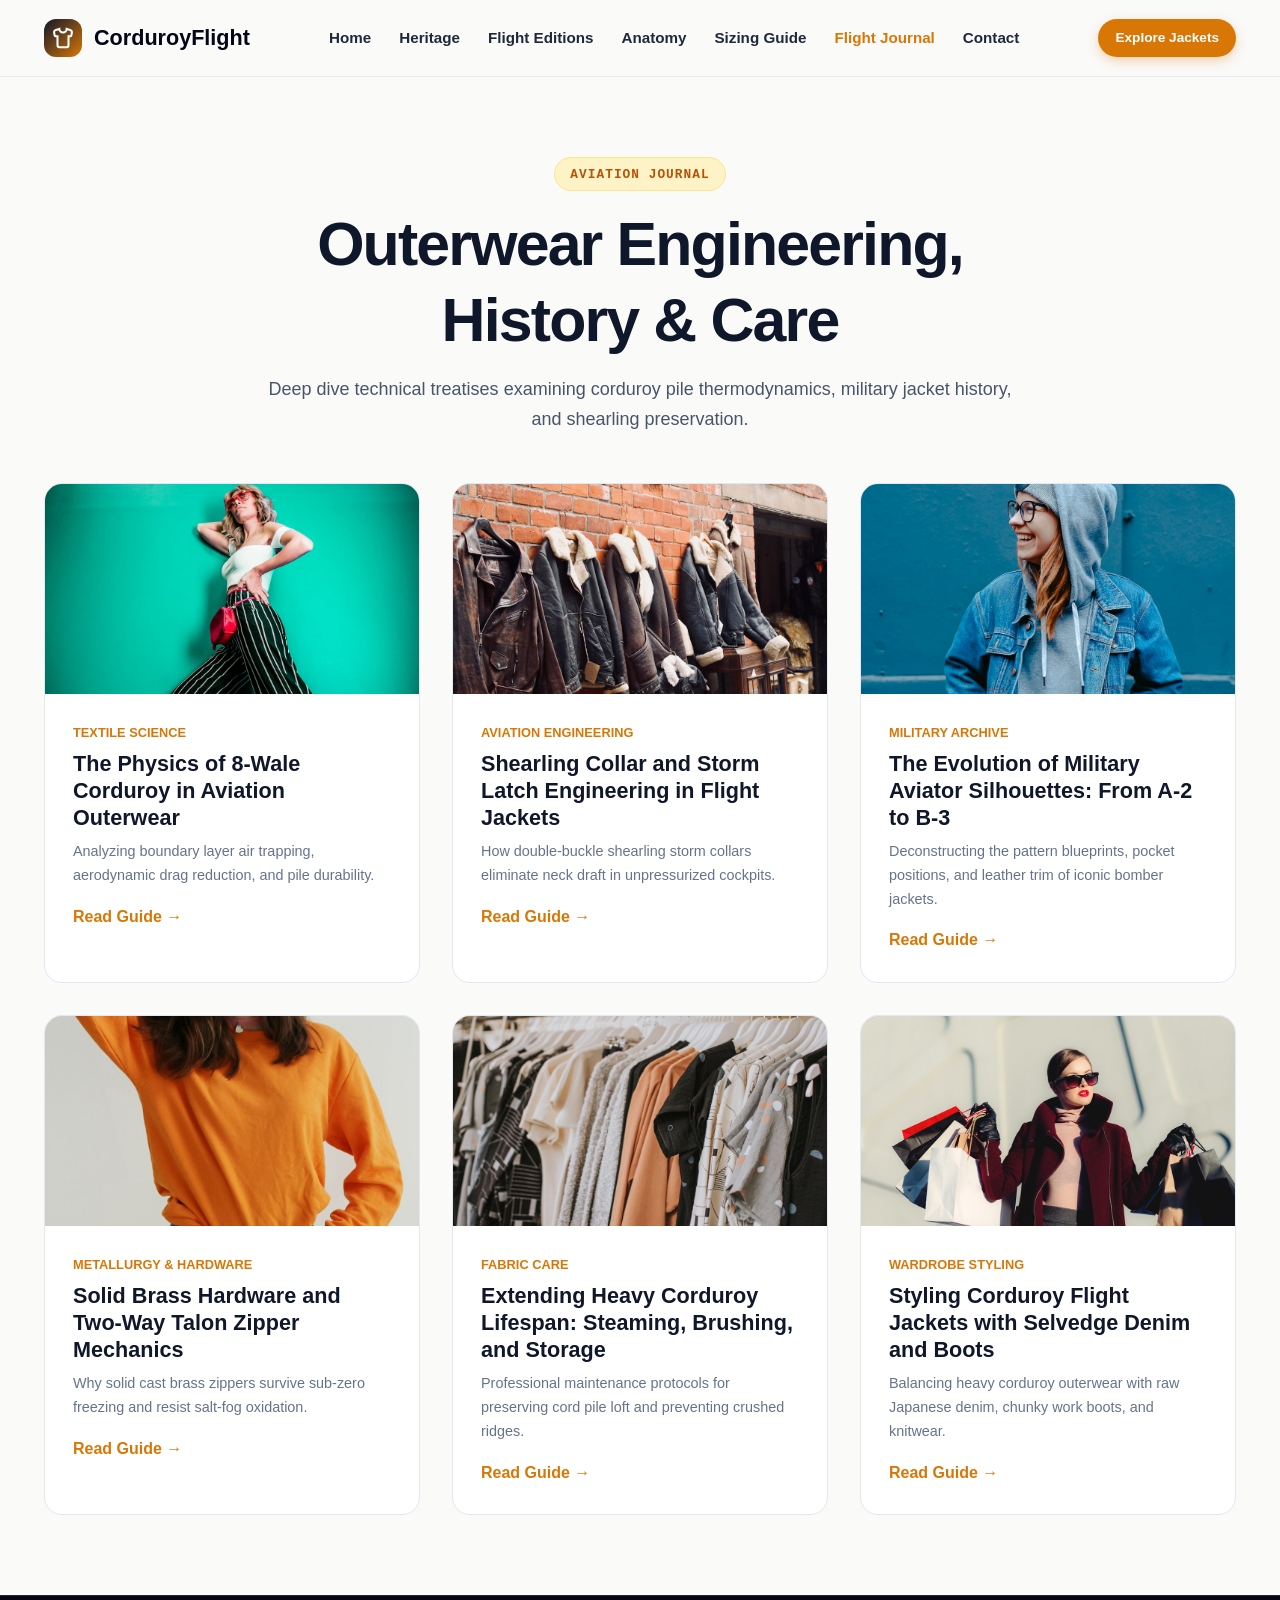
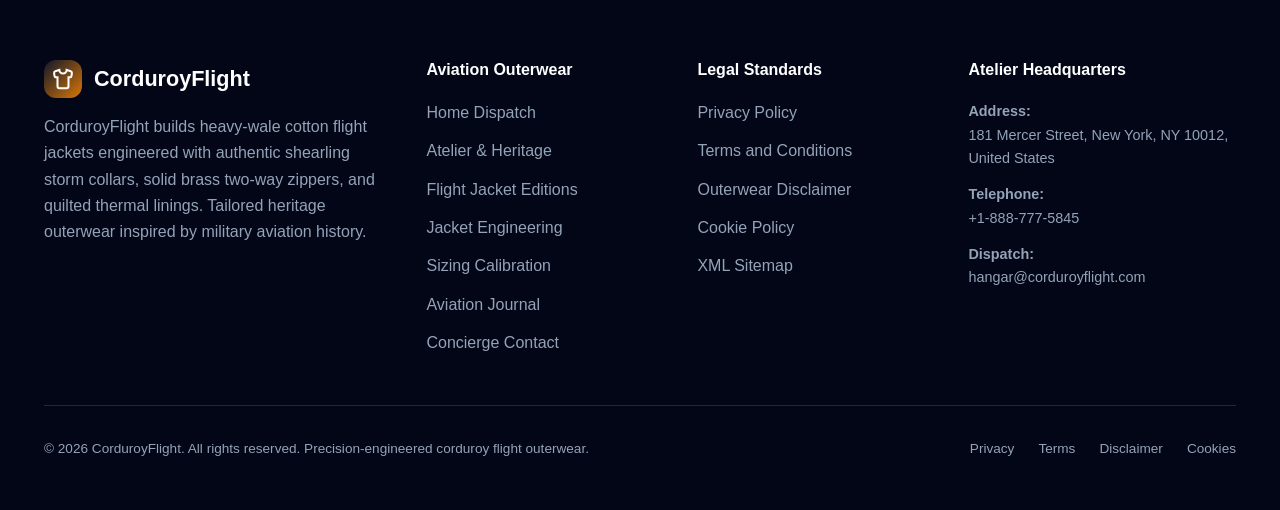
<file: blog/index.html>
<!DOCTYPE html>
<html lang="en">
<head>
  <meta charset="UTF-8">
  <meta name="viewport" content="width=device-width, initial-scale=1.0">
  <title>CorduroyFlight Journal | Outerwear Science & Pilot Heritage</title>
  <meta name="description" content="Technical publications, aviation history, corduroy textile physics, and shearling jacket care from CorduroyFlight.">
  <link rel="stylesheet" href="../assets/css/style.css">
  <link rel="icon" href="favicon.ico">
  <!-- Google tag (gtag.js) -->
<script async src="https://www.googletagmanager.com/gtag/js?id=G-0LY0HY7L01"></script>
<script>
  window.dataLayer = window.dataLayer || [];
  function gtag(){dataLayer.push(arguments);}
  gtag('js', new Date());
  gtag('config', 'G-0LY0HY7L01');
</script>
</head>
<body>
<header class="site-header">
  <div class="reading-progress-bar"></div>
  <div class="container header-inner">
    <a href="../index.php" class="site-logo">
      <div class="logo-symbol">
        <svg width="22" height="22" viewBox="0 0 24 24" fill="none" stroke="currentColor" stroke-width="2.2"><path d="M20.38 3.46 16 2a4 4 0 0 1-8 0L3.62 3.46a2 2 0 0 0-1.34 2.23l.58 3.47a1 1 0 0 0 .99.84H6v10c0 1.1.9 2 2 2h8a2 2 0 0 0 2-2V10h2.15a1 1 0 0 0 .99-.84l.58-3.47a2 2 0 0 0-1.34-2.23z"/></svg>
      </div>
      <span>CorduroyFlight</span>
    </a>
    <nav class="site-nav">
      <a href="../index.php" class="nav-link ">Home</a>
      <a href="../about.html" class="nav-link ">Heritage</a>
      <a href="../index.php#editions" class="nav-link">Flight Editions</a>
      <a href="../index.php#anatomy" class="nav-link">Anatomy</a>
      <a href="../index.php#sizing" class="nav-link">Sizing Guide</a>
      <a href="blog.html" class="nav-link active">Flight Journal</a>
      <a href="../contact.html" class="nav-link ">Contact</a>
    </nav>
    <div class="header-actions">
      <a href="../index.php#editions" class="btn btn-primary btn-sm">Explore Jackets</a>
      <button class="mobile-toggle" aria-label="Toggle Menu">
        <svg width="24" height="24" viewBox="0 0 24 24" fill="none" stroke="currentColor" stroke-width="2"><line x1="3" y1="12" x2="21" y2="12"/><line x1="3" y1="6" x2="21" y2="6"/><line x1="3" y1="18" x2="21" y2="18"/></svg>
      </button>
    </div>
  </div>
</header>
<div class="drawer-backdrop"></div>
<div class="mobile-drawer">
  <div>
    <div style="display:flex;justify-content:space-between;align-items:center;margin-bottom:1.5rem;">
      <span style="font-weight:800;font-size:1.2rem;">CorduroyFlight</span>
      <button class="mobile-drawer-close" style="background:none;border:none;cursor:pointer;" aria-label="Close">
        <svg width="24" height="24" viewBox="0 0 24 24" fill="none" stroke="currentColor" stroke-width="2"><line x1="18" y1="6" x2="6" y2="18"/><line x1="6" y1="6" x2="18" y2="18"/></svg>
      </button>
    </div>
    <div style="display:flex;flex-direction:column;gap:1rem;">
      <a href="../index.php" class="nav-link">Home</a>
      <a href="../about.html" class="nav-link">Heritage & Atelier</a>
      <a href="../index.php#editions" class="nav-link">Flight Editions</a>
      <a href="../index.php#anatomy" class="nav-link">Jacket Anatomy</a>
      <a href="../index.php#sizing" class="nav-link">Sizing Calibration</a>
      <a href="blog.html" class="nav-link">Flight Journal</a>
      <a href="../contact.html" class="nav-link">Contact</a>
      <hr style="border:none;border-top:1px solid #e2e8f0;margin:0.5rem 0;">
      <a href="../privacy-policy.html" style="font-size:0.85rem;color:#64748b;">Privacy Policy</a>
      <a href="../terms-and-conditions.html" style="font-size:0.85rem;color:#64748b;">Terms of Service</a>
      <a href="../disclaimer.html" style="font-size:0.85rem;color:#64748b;">Disclaimer</a>
      <a href="../cookie-policy.html" style="font-size:0.85rem;color:#64748b;">Cookie Policy</a>
    </div>
  </div>
</div>
<main class="section">
  <div class="container">
    <div class="section-header">
      <div class="section-kicker">Aviation Journal</div>
      <h1 class="section-title">Outerwear Engineering, History & Care</h1>
      <p class="section-subtitle">Deep dive technical treatises examining corduroy pile thermodynamics, military jacket history, and shearling preservation.</p>
    </div>
    <div class="blog-grid">
      <div class="blog-card">
        <div class="blog-card-media"><img src="../assets/images/corduroy_rib_wale_macro.jpg" alt="Physics of 8-Wale Corduroy"></div>
        <div class="blog-card-body">
          <div style="font-size:0.8rem;color:#d97706;font-weight:700;margin-bottom:0.5rem;">TEXTILE SCIENCE</div>
          <h3><a href="the-physics-of-8-wale-corduroy-in-aviation-outerwear.html">The Physics of 8-Wale Corduroy in Aviation Outerwear</a></h3>
          <p style="font-size:0.9rem;color:#64748b;margin:0.5rem 0 1rem 0;">Analyzing boundary layer air trapping, aerodynamic drag reduction, and pile durability.</p>
          <a href="the-physics-of-8-wale-corduroy-in-aviation-outerwear.html" style="color:#d97706;font-weight:700;">Read Guide &rarr;</a>
        </div>
      </div>
      <div class="blog-card">
        <div class="blog-card-media"><img src="../assets/images/tailored_shearling_collar.jpg" alt="Shearling Collar Storm Latch Engineering"></div>
        <div class="blog-card-body">
          <div style="font-size:0.8rem;color:#d97706;font-weight:700;margin-bottom:0.5rem;">AVIATION ENGINEERING</div>
          <h3><a href="shearling-collar-and-storm-latch-engineering-in-flight-jackets.html">Shearling Collar and Storm Latch Engineering in Flight Jackets</a></h3>
          <p style="font-size:0.9rem;color:#64748b;margin:0.5rem 0 1rem 0;">How double-buckle shearling storm collars eliminate neck draft in unpressurized cockpits.</p>
          <a href="shearling-collar-and-storm-latch-engineering-in-flight-jackets.html" style="color:#d97706;font-weight:700;">Read Guide &rarr;</a>
        </div>
      </div>
      <div class="blog-card">
        <div class="blog-card-media"><img src="../assets/images/vintage_cockpit_aviator.jpg" alt="Evolution of Military Aviator Silhouettes"></div>
        <div class="blog-card-body">
          <div style="font-size:0.8rem;color:#d97706;font-weight:700;margin-bottom:0.5rem;">MILITARY ARCHIVE</div>
          <h3><a href="the-evolution-of-military-aviator-silhouettes-from-a2-to-b3.html">The Evolution of Military Aviator Silhouettes: From A-2 to B-3</a></h3>
          <p style="font-size:0.9rem;color:#64748b;margin:0.5rem 0 1rem 0;">Deconstructing the pattern blueprints, pocket positions, and leather trim of iconic bomber jackets.</p>
          <a href="the-evolution-of-military-aviator-silhouettes-from-a2-to-b3.html" style="color:#d97706;font-weight:700;">Read Guide &rarr;</a>
        </div>
      </div>
      <div class="blog-card">
        <div class="blog-card-media"><img src="../assets/images/brass_hardware_zipper.jpg" alt="Lost-Wax Brass Hardware Casting"></div>
        <div class="blog-card-body">
          <div style="font-size:0.8rem;color:#d97706;font-weight:700;margin-bottom:0.5rem;">METALLURGY & HARDWARE</div>
          <h3><a href="solid-brass-hardware-and-two-way-talon-zipper-mechanics.html">Solid Brass Hardware and Two-Way Talon Zipper Mechanics</a></h3>
          <p style="font-size:0.9rem;color:#64748b;margin:0.5rem 0 1rem 0;">Why solid cast brass zippers survive sub-zero freezing and resist salt-fog oxidation.</p>
          <a href="solid-brass-hardware-and-two-way-talon-zipper-mechanics.html" style="color:#d97706;font-weight:700;">Read Guide &rarr;</a>
        </div>
      </div>
      <div class="blog-card">
        <div class="blog-card-media"><img src="../assets/images/pattern_cutting_bench.jpg" alt="Extending Heavy Corduroy Lifespan"></div>
        <div class="blog-card-body">
          <div style="font-size:0.8rem;color:#d97706;font-weight:700;margin-bottom:0.5rem;">FABRIC CARE</div>
          <h3><a href="extending-heavy-corduroy-lifespan-steaming-brushing-and-storage.html">Extending Heavy Corduroy Lifespan: Steaming, Brushing, and Storage</a></h3>
          <p style="font-size:0.9rem;color:#64748b;margin:0.5rem 0 1rem 0;">Professional maintenance protocols for preserving cord pile loft and preventing crushed ridges.</p>
          <a href="extending-heavy-corduroy-lifespan-steaming-brushing-and-storage.html" style="color:#d97706;font-weight:700;">Read Guide &rarr;</a>
        </div>
      </div>
      <div class="blog-card">
        <div class="blog-card-media"><img src="../assets/images/urban_flight_jacket_lifestyle.jpg" alt="Modern Styling of Flight Jackets"></div>
        <div class="blog-card-body">
          <div style="font-size:0.8rem;color:#d97706;font-weight:700;margin-bottom:0.5rem;">WARDROBE STYLING</div>
          <h3><a href="styling-corduroy-flight-jackets-with-selvedge-denim-and-boots.html">Styling Corduroy Flight Jackets with Selvedge Denim and Boots</a></h3>
          <p style="font-size:0.9rem;color:#64748b;margin:0.5rem 0 1rem 0;">Balancing heavy corduroy outerwear with raw Japanese denim, chunky work boots, and knitwear.</p>
          <a href="styling-corduroy-flight-jackets-with-selvedge-denim-and-boots.html" style="color:#d97706;font-weight:700;">Read Guide &rarr;</a>
        </div>
      </div>
    </div>
  </div>
</main>
<footer class="site-footer">
  <div class="container">
    <div class="footer-grid">
      <div class="footer-brand">
        <a href="../index.php" class="site-logo">
          <div class="logo-symbol">
            <svg width="22" height="22" viewBox="0 0 24 24" fill="none" stroke="currentColor" stroke-width="2.2"><path d="M20.38 3.46 16 2a4 4 0 0 1-8 0L3.62 3.46a2 2 0 0 0-1.34 2.23l.58 3.47a1 1 0 0 0 .99.84H6v10c0 1.1.9 2 2 2h8a2 2 0 0 0 2-2V10h2.15a1 1 0 0 0 .99-.84l.58-3.47a2 2 0 0 0-1.34-2.23z"/></svg>
          </div>
          <span>CorduroyFlight</span>
        </a>
        <p>CorduroyFlight builds heavy-wale cotton flight jackets engineered with authentic shearling storm collars, solid brass two-way zippers, and quilted thermal linings. Tailored heritage outerwear inspired by military aviation history.</p>
      </div>
      <div class="footer-col">
        <h4>Aviation Outerwear</h4>
        <ul class="footer-links">
          <li><a href="../index.php">Home Dispatch</a></li>
          <li><a href="../about.html">Atelier & Heritage</a></li>
          <li><a href="../index.php#editions">Flight Jacket Editions</a></li>
          <li><a href="../index.php#anatomy">Jacket Engineering</a></li>
          <li><a href="../index.php#sizing">Sizing Calibration</a></li>
          <li><a href="blog.html">Aviation Journal</a></li>
          <li><a href="../contact.html">Concierge Contact</a></li>
        </ul>
      </div>
      <div class="footer-col">
        <h4>Legal Standards</h4>
        <ul class="footer-links">
          <li><a href="../privacy-policy.html">Privacy Policy</a></li>
          <li><a href="../terms-and-conditions.html">Terms and Conditions</a></li>
          <li><a href="../disclaimer.html">Outerwear Disclaimer</a></li>
          <li><a href="../cookie-policy.html">Cookie Policy</a></li>
          <li><a href="sitemap.xml">XML Sitemap</a></li>
        </ul>
      </div>
      <div class="footer-col">
        <h4>Atelier Headquarters</h4>
        <div style="margin-bottom:0.75rem;font-size:0.9rem;">
          <strong>Address:</strong><br>
          181 Mercer Street, New York, NY 10012, United States
        </div>
        <div style="margin-bottom:0.75rem;font-size:0.9rem;">
          <strong>Telephone:</strong><br>
          +1-888-777-5845
        </div>
        <div style="font-size:0.9rem;">
          <strong>Dispatch:</strong><br>
          hangar@corduroyflight.com
        </div>
      </div>
    </div>
    <div class="footer-bottom">
      <p>&copy; 2026 CorduroyFlight. All rights reserved. Precision-engineered corduroy flight outerwear.</p>
      <div style="display:flex;gap:1.5rem;">
        <a href="../privacy-policy.html">Privacy</a>
        <a href="../terms-and-conditions.html">Terms</a>
        <a href="../disclaimer.html">Disclaimer</a>
        <a href="../cookie-policy.html">Cookies</a>
      </div>
    </div>
  </div>
</footer>
<script src="../assets/js/main.js"></script>
</body>
</html>
</file>
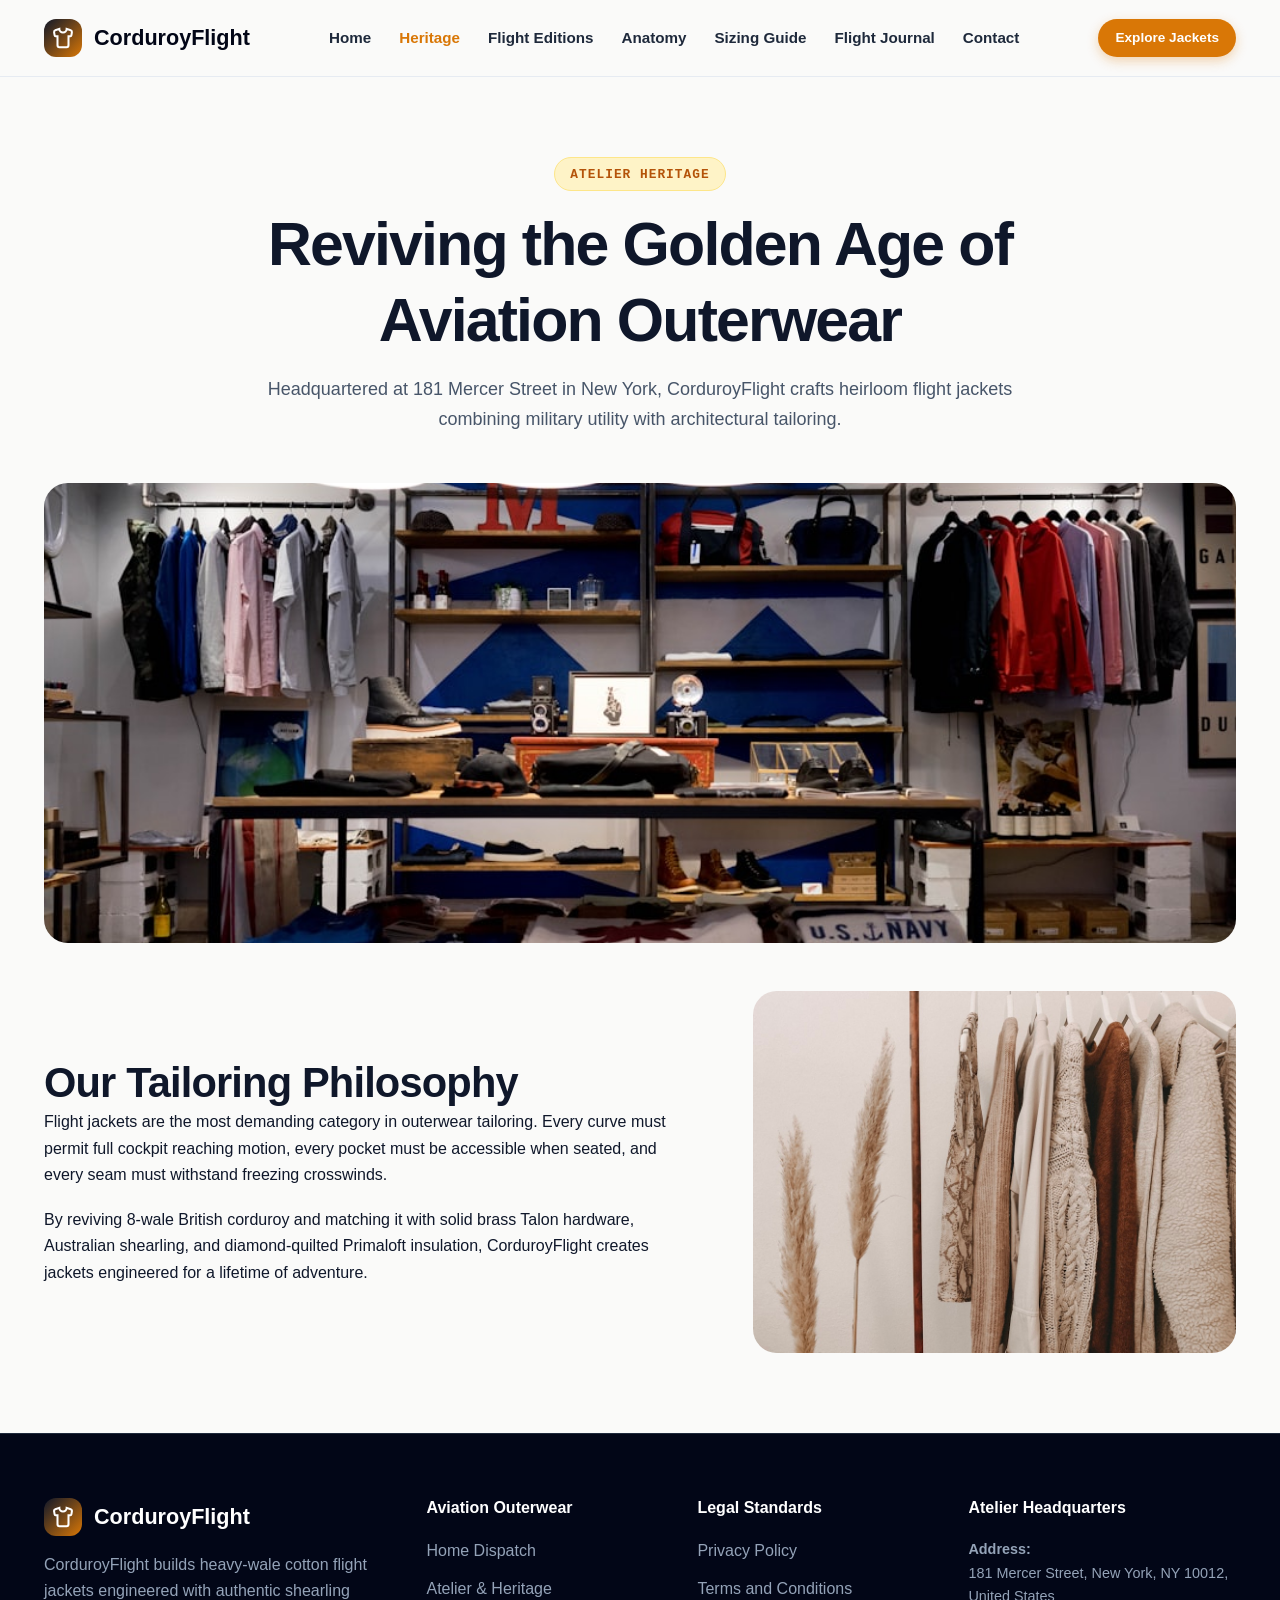
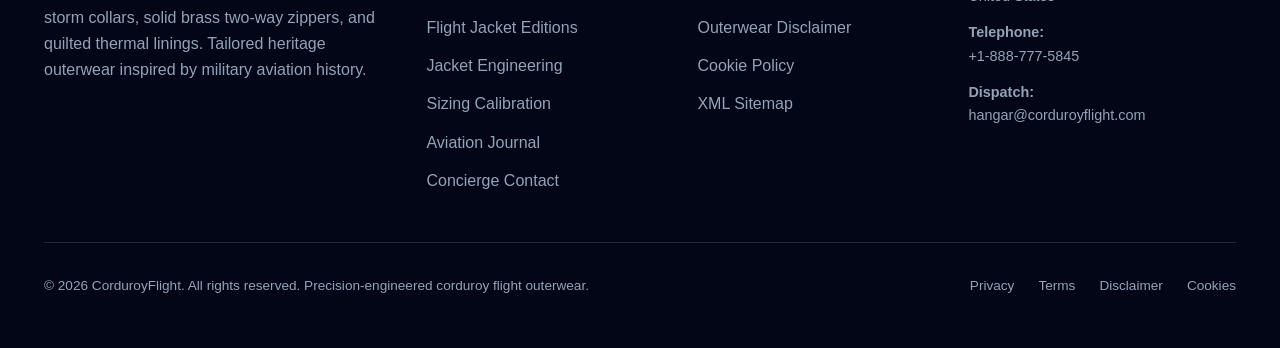
<file: about.html>
<!DOCTYPE html>
<html lang="en">
<head>
  <meta charset="UTF-8">
  <meta name="viewport" content="width=device-width, initial-scale=1.0">
  <title>About CorduroyFlight | Mercer Street Atelier & Pilot Heritage</title>
  <meta name="description" content="Discover the bespoke tailoring heritage, vintage aviation inspiration, and Mercer Street atelier behind CorduroyFlight outerwear.">
  <link rel="stylesheet" href="assets/css/style.css">
  <link rel="icon" href="favicon.ico">
  <!-- Google tag (gtag.js) -->
<script async src="https://www.googletagmanager.com/gtag/js?id=G-0LY0HY7L01"></script>
<script>
  window.dataLayer = window.dataLayer || [];
  function gtag(){dataLayer.push(arguments);}
  gtag('js', new Date());
  gtag('config', 'G-0LY0HY7L01');
</script>
</head>
<body>
<header class="site-header">
  <div class="reading-progress-bar"></div>
  <div class="container header-inner">
    <a href="index.php" class="site-logo">
      <div class="logo-symbol">
        <svg width="22" height="22" viewBox="0 0 24 24" fill="none" stroke="currentColor" stroke-width="2.2"><path d="M20.38 3.46 16 2a4 4 0 0 1-8 0L3.62 3.46a2 2 0 0 0-1.34 2.23l.58 3.47a1 1 0 0 0 .99.84H6v10c0 1.1.9 2 2 2h8a2 2 0 0 0 2-2V10h2.15a1 1 0 0 0 .99-.84l.58-3.47a2 2 0 0 0-1.34-2.23z"/></svg>
      </div>
      <span>CorduroyFlight</span>
    </a>
    <nav class="site-nav">
      <a href="index.php" class="nav-link ">Home</a>
      <a href="about.html" class="nav-link active">Heritage</a>
      <a href="index.php#editions" class="nav-link">Flight Editions</a>
      <a href="index.php#anatomy" class="nav-link">Anatomy</a>
      <a href="index.php#sizing" class="nav-link">Sizing Guide</a>
      <a href="blog.html" class="nav-link ">Flight Journal</a>
      <a href="contact.html" class="nav-link ">Contact</a>
    </nav>
    <div class="header-actions">
      <a href="index.php#editions" class="btn btn-primary btn-sm">Explore Jackets</a>
      <button class="mobile-toggle" aria-label="Toggle Menu">
        <svg width="24" height="24" viewBox="0 0 24 24" fill="none" stroke="currentColor" stroke-width="2"><line x1="3" y1="12" x2="21" y2="12"/><line x1="3" y1="6" x2="21" y2="6"/><line x1="3" y1="18" x2="21" y2="18"/></svg>
      </button>
    </div>
  </div>
</header>
<div class="drawer-backdrop"></div>
<div class="mobile-drawer">
  <div>
    <div style="display:flex;justify-content:space-between;align-items:center;margin-bottom:1.5rem;">
      <span style="font-weight:800;font-size:1.2rem;">CorduroyFlight</span>
      <button class="mobile-drawer-close" style="background:none;border:none;cursor:pointer;" aria-label="Close">
        <svg width="24" height="24" viewBox="0 0 24 24" fill="none" stroke="currentColor" stroke-width="2"><line x1="18" y1="6" x2="6" y2="18"/><line x1="6" y1="6" x2="18" y2="18"/></svg>
      </button>
    </div>
    <div style="display:flex;flex-direction:column;gap:1rem;">
      <a href="index.php" class="nav-link">Home</a>
      <a href="about.html" class="nav-link">Heritage & Atelier</a>
      <a href="index.php#editions" class="nav-link">Flight Editions</a>
      <a href="index.php#anatomy" class="nav-link">Jacket Anatomy</a>
      <a href="index.php#sizing" class="nav-link">Sizing Calibration</a>
      <a href="blog.html" class="nav-link">Flight Journal</a>
      <a href="contact.html" class="nav-link">Contact</a>
      <hr style="border:none;border-top:1px solid #e2e8f0;margin:0.5rem 0;">
      <a href="privacy-policy.html" style="font-size:0.85rem;color:#64748b;">Privacy Policy</a>
      <a href="terms-and-conditions.html" style="font-size:0.85rem;color:#64748b;">Terms of Service</a>
      <a href="disclaimer.html" style="font-size:0.85rem;color:#64748b;">Disclaimer</a>
      <a href="cookie-policy.html" style="font-size:0.85rem;color:#64748b;">Cookie Policy</a>
    </div>
  </div>
</div>
<main>
  <section class="section">
    <div class="container">
      <div class="section-header">
        <div class="section-kicker">Atelier Heritage</div>
        <h1 class="section-title">Reviving the Golden Age of Aviation Outerwear</h1>
        <p class="section-subtitle">Headquartered at 181 Mercer Street in New York, CorduroyFlight crafts heirloom flight jackets combining military utility with architectural tailoring.</p>
      </div>
      <div style="border-radius:var(--radius-xl);overflow:hidden;margin-bottom:3rem;">
        <img src="assets/images/mercer_flagship_store.jpg" alt="Mercer Street Atelier" style="width:100%;height:460px;object-fit:cover;">
      </div>
      <div class="hero-grid">
        <div>
          <h2>Our Tailoring Philosophy</h2>
          <p>Flight jackets are the most demanding category in outerwear tailoring. Every curve must permit full cockpit reaching motion, every pocket must be accessible when seated, and every seam must withstand freezing crosswinds.</p>
          <p>By reviving 8-wale British corduroy and matching it with solid brass Talon hardware, Australian shearling, and diamond-quilted Primaloft insulation, CorduroyFlight creates jackets engineered for a lifetime of adventure.</p>
        </div>
        <div>
          <div style="border-radius:var(--radius-xl);overflow:hidden;">
            <img src="assets/images/artisan_jacket_atelier.jpg" alt="Artisan jacket tailoring bench" loading="lazy">
          </div>
        </div>
      </div>
    </div>
  </section>
</main>
<footer class="site-footer">
  <div class="container">
    <div class="footer-grid">
      <div class="footer-brand">
        <a href="index.php" class="site-logo">
          <div class="logo-symbol">
            <svg width="22" height="22" viewBox="0 0 24 24" fill="none" stroke="currentColor" stroke-width="2.2"><path d="M20.38 3.46 16 2a4 4 0 0 1-8 0L3.62 3.46a2 2 0 0 0-1.34 2.23l.58 3.47a1 1 0 0 0 .99.84H6v10c0 1.1.9 2 2 2h8a2 2 0 0 0 2-2V10h2.15a1 1 0 0 0 .99-.84l.58-3.47a2 2 0 0 0-1.34-2.23z"/></svg>
          </div>
          <span>CorduroyFlight</span>
        </a>
        <p>CorduroyFlight builds heavy-wale cotton flight jackets engineered with authentic shearling storm collars, solid brass two-way zippers, and quilted thermal linings. Tailored heritage outerwear inspired by military aviation history.</p>
      </div>
      <div class="footer-col">
        <h4>Aviation Outerwear</h4>
        <ul class="footer-links">
          <li><a href="index.php">Home Dispatch</a></li>
          <li><a href="about.html">Atelier & Heritage</a></li>
          <li><a href="index.php#editions">Flight Jacket Editions</a></li>
          <li><a href="index.php#anatomy">Jacket Engineering</a></li>
          <li><a href="index.php#sizing">Sizing Calibration</a></li>
          <li><a href="blog.html">Aviation Journal</a></li>
          <li><a href="contact.html">Concierge Contact</a></li>
        </ul>
      </div>
      <div class="footer-col">
        <h4>Legal Standards</h4>
        <ul class="footer-links">
          <li><a href="privacy-policy.html">Privacy Policy</a></li>
          <li><a href="terms-and-conditions.html">Terms and Conditions</a></li>
          <li><a href="disclaimer.html">Outerwear Disclaimer</a></li>
          <li><a href="cookie-policy.html">Cookie Policy</a></li>
          <li><a href="sitemap.xml">XML Sitemap</a></li>
        </ul>
      </div>
      <div class="footer-col">
        <h4>Atelier Headquarters</h4>
        <div style="margin-bottom:0.75rem;font-size:0.9rem;">
          <strong>Address:</strong><br>
          181 Mercer Street, New York, NY 10012, United States
        </div>
        <div style="margin-bottom:0.75rem;font-size:0.9rem;">
          <strong>Telephone:</strong><br>
          +1-888-777-5845
        </div>
        <div style="font-size:0.9rem;">
          <strong>Dispatch:</strong><br>
          hangar@corduroyflight.com
        </div>
      </div>
    </div>
    <div class="footer-bottom">
      <p>&copy; 2026 CorduroyFlight. All rights reserved. Precision-engineered corduroy flight outerwear.</p>
      <div style="display:flex;gap:1.5rem;">
        <a href="privacy-policy.html">Privacy</a>
        <a href="terms-and-conditions.html">Terms</a>
        <a href="disclaimer.html">Disclaimer</a>
        <a href="cookie-policy.html">Cookies</a>
      </div>
    </div>
  </div>
</footer>
<script src="assets/js/main.js"></script>
</body>
</html>
</file>
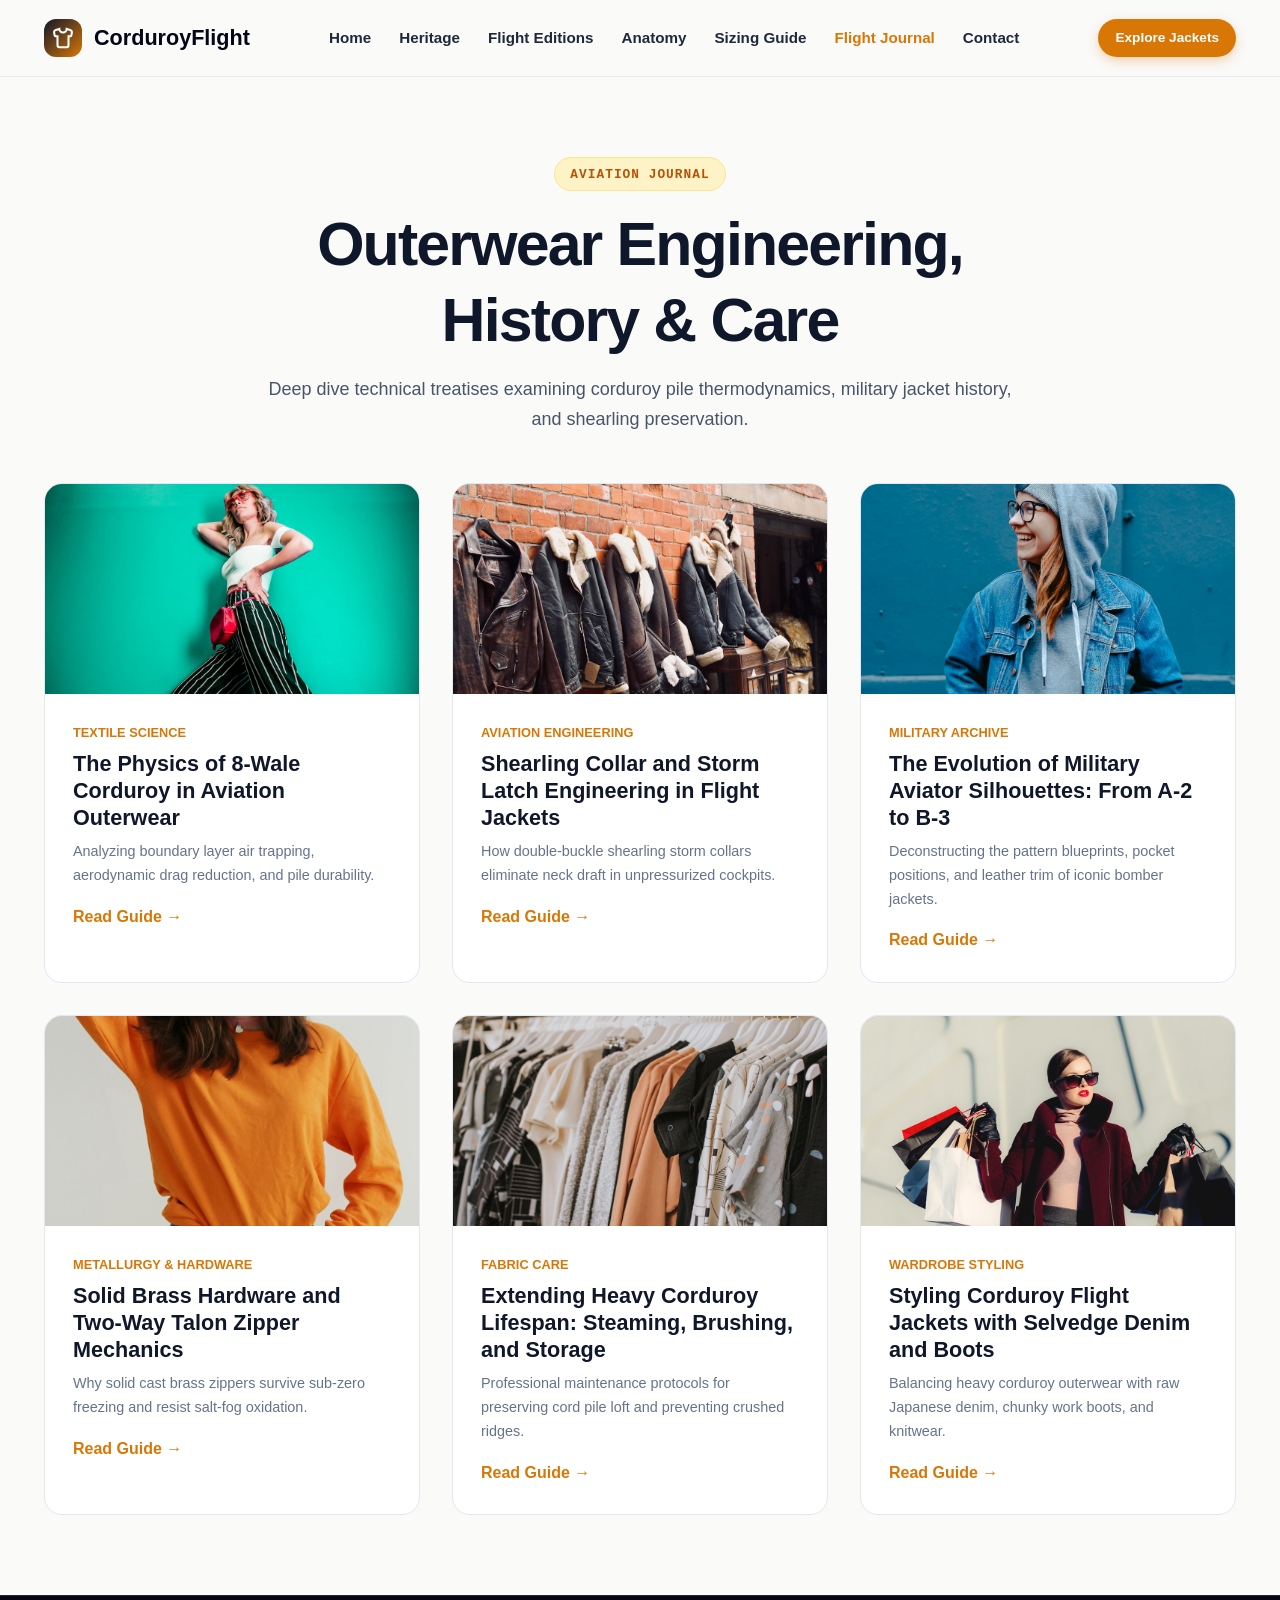
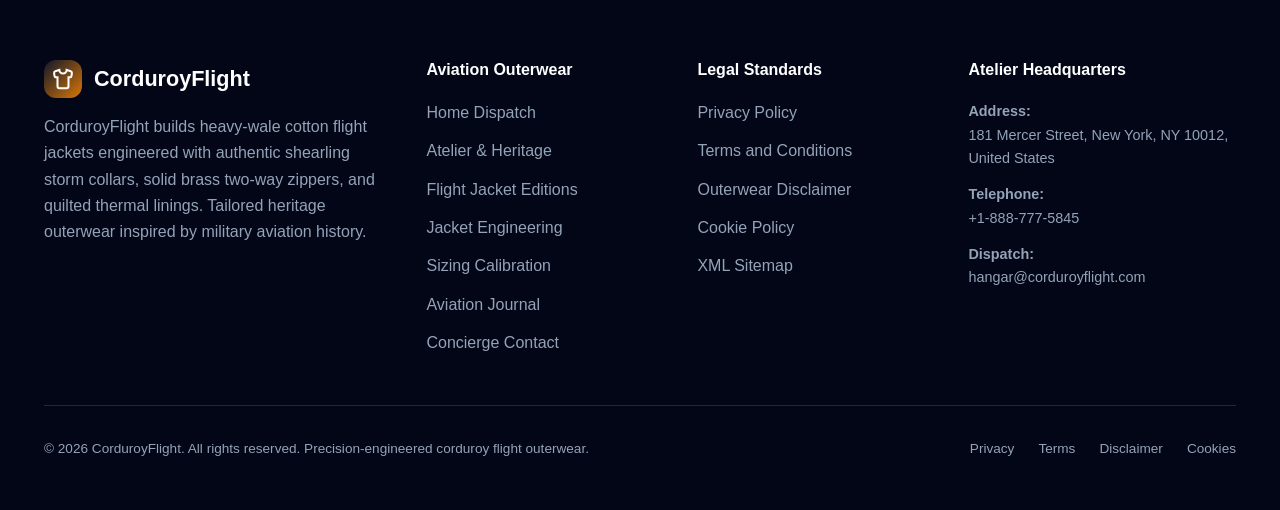
<file: blog.html>
<!DOCTYPE html>
<html lang="en">
<head>
  <meta charset="UTF-8">
  <meta name="viewport" content="width=device-width, initial-scale=1.0">
  <title>CorduroyFlight Journal | Outerwear Science & Pilot Heritage</title>
  <meta name="description" content="Technical publications, aviation history, corduroy textile physics, and shearling jacket care from CorduroyFlight.">
  <link rel="stylesheet" href="assets/css/style.css">
  <link rel="icon" href="favicon.ico">
  <!-- Google tag (gtag.js) -->
<script async src="https://www.googletagmanager.com/gtag/js?id=G-0LY0HY7L01"></script>
<script>
  window.dataLayer = window.dataLayer || [];
  function gtag(){dataLayer.push(arguments);}
  gtag('js', new Date());
  gtag('config', 'G-0LY0HY7L01');
</script>
</head>
<body>
<header class="site-header">
  <div class="reading-progress-bar"></div>
  <div class="container header-inner">
    <a href="index.php" class="site-logo">
      <div class="logo-symbol">
        <svg width="22" height="22" viewBox="0 0 24 24" fill="none" stroke="currentColor" stroke-width="2.2"><path d="M20.38 3.46 16 2a4 4 0 0 1-8 0L3.62 3.46a2 2 0 0 0-1.34 2.23l.58 3.47a1 1 0 0 0 .99.84H6v10c0 1.1.9 2 2 2h8a2 2 0 0 0 2-2V10h2.15a1 1 0 0 0 .99-.84l.58-3.47a2 2 0 0 0-1.34-2.23z"/></svg>
      </div>
      <span>CorduroyFlight</span>
    </a>
    <nav class="site-nav">
      <a href="index.php" class="nav-link ">Home</a>
      <a href="about.html" class="nav-link ">Heritage</a>
      <a href="index.php#editions" class="nav-link">Flight Editions</a>
      <a href="index.php#anatomy" class="nav-link">Anatomy</a>
      <a href="index.php#sizing" class="nav-link">Sizing Guide</a>
      <a href="blog.html" class="nav-link active">Flight Journal</a>
      <a href="contact.html" class="nav-link ">Contact</a>
    </nav>
    <div class="header-actions">
      <a href="index.php#editions" class="btn btn-primary btn-sm">Explore Jackets</a>
      <button class="mobile-toggle" aria-label="Toggle Menu">
        <svg width="24" height="24" viewBox="0 0 24 24" fill="none" stroke="currentColor" stroke-width="2"><line x1="3" y1="12" x2="21" y2="12"/><line x1="3" y1="6" x2="21" y2="6"/><line x1="3" y1="18" x2="21" y2="18"/></svg>
      </button>
    </div>
  </div>
</header>
<div class="drawer-backdrop"></div>
<div class="mobile-drawer">
  <div>
    <div style="display:flex;justify-content:space-between;align-items:center;margin-bottom:1.5rem;">
      <span style="font-weight:800;font-size:1.2rem;">CorduroyFlight</span>
      <button class="mobile-drawer-close" style="background:none;border:none;cursor:pointer;" aria-label="Close">
        <svg width="24" height="24" viewBox="0 0 24 24" fill="none" stroke="currentColor" stroke-width="2"><line x1="18" y1="6" x2="6" y2="18"/><line x1="6" y1="6" x2="18" y2="18"/></svg>
      </button>
    </div>
    <div style="display:flex;flex-direction:column;gap:1rem;">
      <a href="index.php" class="nav-link">Home</a>
      <a href="about.html" class="nav-link">Heritage & Atelier</a>
      <a href="index.php#editions" class="nav-link">Flight Editions</a>
      <a href="index.php#anatomy" class="nav-link">Jacket Anatomy</a>
      <a href="index.php#sizing" class="nav-link">Sizing Calibration</a>
      <a href="blog.html" class="nav-link">Flight Journal</a>
      <a href="contact.html" class="nav-link">Contact</a>
      <hr style="border:none;border-top:1px solid #e2e8f0;margin:0.5rem 0;">
      <a href="privacy-policy.html" style="font-size:0.85rem;color:#64748b;">Privacy Policy</a>
      <a href="terms-and-conditions.html" style="font-size:0.85rem;color:#64748b;">Terms of Service</a>
      <a href="disclaimer.html" style="font-size:0.85rem;color:#64748b;">Disclaimer</a>
      <a href="cookie-policy.html" style="font-size:0.85rem;color:#64748b;">Cookie Policy</a>
    </div>
  </div>
</div>
<main class="section">
  <div class="container">
    <div class="section-header">
      <div class="section-kicker">Aviation Journal</div>
      <h1 class="section-title">Outerwear Engineering, History & Care</h1>
      <p class="section-subtitle">Deep dive technical treatises examining corduroy pile thermodynamics, military jacket history, and shearling preservation.</p>
    </div>
    <div class="blog-grid">
      <div class="blog-card">
        <div class="blog-card-media"><img src="assets/images/corduroy_rib_wale_macro.jpg" alt="Physics of 8-Wale Corduroy"></div>
        <div class="blog-card-body">
          <div style="font-size:0.8rem;color:#d97706;font-weight:700;margin-bottom:0.5rem;">TEXTILE SCIENCE</div>
          <h3><a href="blog/the-physics-of-8-wale-corduroy-in-aviation-outerwear.html">The Physics of 8-Wale Corduroy in Aviation Outerwear</a></h3>
          <p style="font-size:0.9rem;color:#64748b;margin:0.5rem 0 1rem 0;">Analyzing boundary layer air trapping, aerodynamic drag reduction, and pile durability.</p>
          <a href="blog/the-physics-of-8-wale-corduroy-in-aviation-outerwear.html" style="color:#d97706;font-weight:700;">Read Guide &rarr;</a>
        </div>
      </div>
      <div class="blog-card">
        <div class="blog-card-media"><img src="assets/images/tailored_shearling_collar.jpg" alt="Shearling Collar Storm Latch Engineering"></div>
        <div class="blog-card-body">
          <div style="font-size:0.8rem;color:#d97706;font-weight:700;margin-bottom:0.5rem;">AVIATION ENGINEERING</div>
          <h3><a href="blog/shearling-collar-and-storm-latch-engineering-in-flight-jackets.html">Shearling Collar and Storm Latch Engineering in Flight Jackets</a></h3>
          <p style="font-size:0.9rem;color:#64748b;margin:0.5rem 0 1rem 0;">How double-buckle shearling storm collars eliminate neck draft in unpressurized cockpits.</p>
          <a href="blog/shearling-collar-and-storm-latch-engineering-in-flight-jackets.html" style="color:#d97706;font-weight:700;">Read Guide &rarr;</a>
        </div>
      </div>
      <div class="blog-card">
        <div class="blog-card-media"><img src="assets/images/vintage_cockpit_aviator.jpg" alt="Evolution of Military Aviator Silhouettes"></div>
        <div class="blog-card-body">
          <div style="font-size:0.8rem;color:#d97706;font-weight:700;margin-bottom:0.5rem;">MILITARY ARCHIVE</div>
          <h3><a href="blog/the-evolution-of-military-aviator-silhouettes-from-a2-to-b3.html">The Evolution of Military Aviator Silhouettes: From A-2 to B-3</a></h3>
          <p style="font-size:0.9rem;color:#64748b;margin:0.5rem 0 1rem 0;">Deconstructing the pattern blueprints, pocket positions, and leather trim of iconic bomber jackets.</p>
          <a href="blog/the-evolution-of-military-aviator-silhouettes-from-a2-to-b3.html" style="color:#d97706;font-weight:700;">Read Guide &rarr;</a>
        </div>
      </div>
      <div class="blog-card">
        <div class="blog-card-media"><img src="assets/images/brass_hardware_zipper.jpg" alt="Lost-Wax Brass Hardware Casting"></div>
        <div class="blog-card-body">
          <div style="font-size:0.8rem;color:#d97706;font-weight:700;margin-bottom:0.5rem;">METALLURGY & HARDWARE</div>
          <h3><a href="blog/solid-brass-hardware-and-two-way-talon-zipper-mechanics.html">Solid Brass Hardware and Two-Way Talon Zipper Mechanics</a></h3>
          <p style="font-size:0.9rem;color:#64748b;margin:0.5rem 0 1rem 0;">Why solid cast brass zippers survive sub-zero freezing and resist salt-fog oxidation.</p>
          <a href="blog/solid-brass-hardware-and-two-way-talon-zipper-mechanics.html" style="color:#d97706;font-weight:700;">Read Guide &rarr;</a>
        </div>
      </div>
      <div class="blog-card">
        <div class="blog-card-media"><img src="assets/images/pattern_cutting_bench.jpg" alt="Extending Heavy Corduroy Lifespan"></div>
        <div class="blog-card-body">
          <div style="font-size:0.8rem;color:#d97706;font-weight:700;margin-bottom:0.5rem;">FABRIC CARE</div>
          <h3><a href="blog/extending-heavy-corduroy-lifespan-steaming-brushing-and-storage.html">Extending Heavy Corduroy Lifespan: Steaming, Brushing, and Storage</a></h3>
          <p style="font-size:0.9rem;color:#64748b;margin:0.5rem 0 1rem 0;">Professional maintenance protocols for preserving cord pile loft and preventing crushed ridges.</p>
          <a href="blog/extending-heavy-corduroy-lifespan-steaming-brushing-and-storage.html" style="color:#d97706;font-weight:700;">Read Guide &rarr;</a>
        </div>
      </div>
      <div class="blog-card">
        <div class="blog-card-media"><img src="assets/images/urban_flight_jacket_lifestyle.jpg" alt="Modern Styling of Flight Jackets"></div>
        <div class="blog-card-body">
          <div style="font-size:0.8rem;color:#d97706;font-weight:700;margin-bottom:0.5rem;">WARDROBE STYLING</div>
          <h3><a href="blog/styling-corduroy-flight-jackets-with-selvedge-denim-and-boots.html">Styling Corduroy Flight Jackets with Selvedge Denim and Boots</a></h3>
          <p style="font-size:0.9rem;color:#64748b;margin:0.5rem 0 1rem 0;">Balancing heavy corduroy outerwear with raw Japanese denim, chunky work boots, and knitwear.</p>
          <a href="blog/styling-corduroy-flight-jackets-with-selvedge-denim-and-boots.html" style="color:#d97706;font-weight:700;">Read Guide &rarr;</a>
        </div>
      </div>
    </div>
  </div>
</main>
<footer class="site-footer">
  <div class="container">
    <div class="footer-grid">
      <div class="footer-brand">
        <a href="index.php" class="site-logo">
          <div class="logo-symbol">
            <svg width="22" height="22" viewBox="0 0 24 24" fill="none" stroke="currentColor" stroke-width="2.2"><path d="M20.38 3.46 16 2a4 4 0 0 1-8 0L3.62 3.46a2 2 0 0 0-1.34 2.23l.58 3.47a1 1 0 0 0 .99.84H6v10c0 1.1.9 2 2 2h8a2 2 0 0 0 2-2V10h2.15a1 1 0 0 0 .99-.84l.58-3.47a2 2 0 0 0-1.34-2.23z"/></svg>
          </div>
          <span>CorduroyFlight</span>
        </a>
        <p>CorduroyFlight builds heavy-wale cotton flight jackets engineered with authentic shearling storm collars, solid brass two-way zippers, and quilted thermal linings. Tailored heritage outerwear inspired by military aviation history.</p>
      </div>
      <div class="footer-col">
        <h4>Aviation Outerwear</h4>
        <ul class="footer-links">
          <li><a href="index.php">Home Dispatch</a></li>
          <li><a href="about.html">Atelier & Heritage</a></li>
          <li><a href="index.php#editions">Flight Jacket Editions</a></li>
          <li><a href="index.php#anatomy">Jacket Engineering</a></li>
          <li><a href="index.php#sizing">Sizing Calibration</a></li>
          <li><a href="blog.html">Aviation Journal</a></li>
          <li><a href="contact.html">Concierge Contact</a></li>
        </ul>
      </div>
      <div class="footer-col">
        <h4>Legal Standards</h4>
        <ul class="footer-links">
          <li><a href="privacy-policy.html">Privacy Policy</a></li>
          <li><a href="terms-and-conditions.html">Terms and Conditions</a></li>
          <li><a href="disclaimer.html">Outerwear Disclaimer</a></li>
          <li><a href="cookie-policy.html">Cookie Policy</a></li>
          <li><a href="sitemap.xml">XML Sitemap</a></li>
        </ul>
      </div>
      <div class="footer-col">
        <h4>Atelier Headquarters</h4>
        <div style="margin-bottom:0.75rem;font-size:0.9rem;">
          <strong>Address:</strong><br>
          181 Mercer Street, New York, NY 10012, United States
        </div>
        <div style="margin-bottom:0.75rem;font-size:0.9rem;">
          <strong>Telephone:</strong><br>
          +1-888-777-5845
        </div>
        <div style="font-size:0.9rem;">
          <strong>Dispatch:</strong><br>
          hangar@corduroyflight.com
        </div>
      </div>
    </div>
    <div class="footer-bottom">
      <p>&copy; 2026 CorduroyFlight. All rights reserved. Precision-engineered corduroy flight outerwear.</p>
      <div style="display:flex;gap:1.5rem;">
        <a href="privacy-policy.html">Privacy</a>
        <a href="terms-and-conditions.html">Terms</a>
        <a href="disclaimer.html">Disclaimer</a>
        <a href="cookie-policy.html">Cookies</a>
      </div>
    </div>
  </div>
</footer>
<script src="assets/js/main.js"></script>
</body>
</html>
</file>
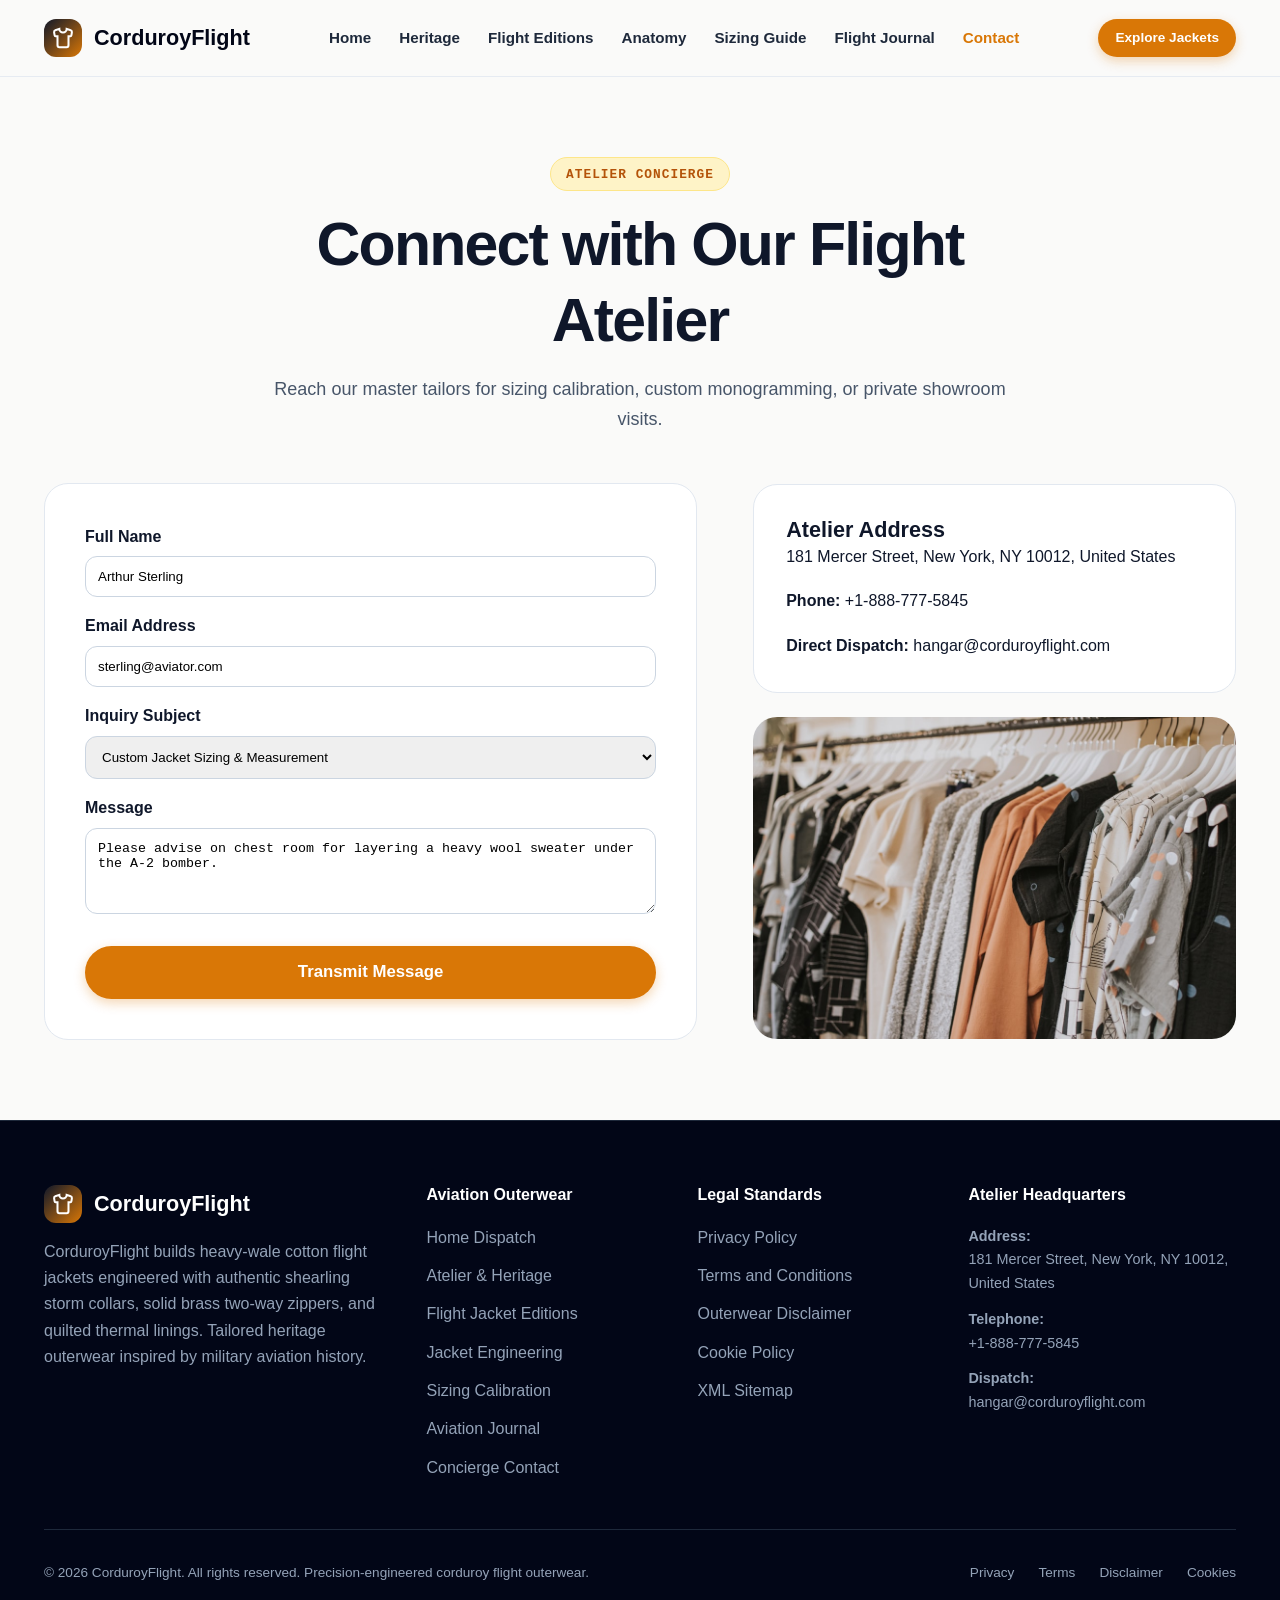
<file: contact.html>
<!DOCTYPE html>
<html lang="en">
<head>
  <meta charset="UTF-8">
  <meta name="viewport" content="width=device-width, initial-scale=1.0">
  <title>Contact CorduroyFlight | Atelier Concierge & Showroom</title>
  <meta name="description" content="Connect with CorduroyFlight atelier at 181 Mercer Street, New York. Inquire about bespoke flight jacket sizing, private appointments, and custom tailoring.">
  <link rel="stylesheet" href="assets/css/style.css">
  <link rel="icon" href="favicon.ico">
  <!-- Google tag (gtag.js) -->
<script async src="https://www.googletagmanager.com/gtag/js?id=G-0LY0HY7L01"></script>
<script>
  window.dataLayer = window.dataLayer || [];
  function gtag(){dataLayer.push(arguments);}
  gtag('js', new Date());
  gtag('config', 'G-0LY0HY7L01');
</script>
</head>
<body>
<header class="site-header">
  <div class="reading-progress-bar"></div>
  <div class="container header-inner">
    <a href="index.php" class="site-logo">
      <div class="logo-symbol">
        <svg width="22" height="22" viewBox="0 0 24 24" fill="none" stroke="currentColor" stroke-width="2.2"><path d="M20.38 3.46 16 2a4 4 0 0 1-8 0L3.62 3.46a2 2 0 0 0-1.34 2.23l.58 3.47a1 1 0 0 0 .99.84H6v10c0 1.1.9 2 2 2h8a2 2 0 0 0 2-2V10h2.15a1 1 0 0 0 .99-.84l.58-3.47a2 2 0 0 0-1.34-2.23z"/></svg>
      </div>
      <span>CorduroyFlight</span>
    </a>
    <nav class="site-nav">
      <a href="index.php" class="nav-link ">Home</a>
      <a href="about.html" class="nav-link ">Heritage</a>
      <a href="index.php#editions" class="nav-link">Flight Editions</a>
      <a href="index.php#anatomy" class="nav-link">Anatomy</a>
      <a href="index.php#sizing" class="nav-link">Sizing Guide</a>
      <a href="blog.html" class="nav-link ">Flight Journal</a>
      <a href="contact.html" class="nav-link active">Contact</a>
    </nav>
    <div class="header-actions">
      <a href="index.php#editions" class="btn btn-primary btn-sm">Explore Jackets</a>
      <button class="mobile-toggle" aria-label="Toggle Menu">
        <svg width="24" height="24" viewBox="0 0 24 24" fill="none" stroke="currentColor" stroke-width="2"><line x1="3" y1="12" x2="21" y2="12"/><line x1="3" y1="6" x2="21" y2="6"/><line x1="3" y1="18" x2="21" y2="18"/></svg>
      </button>
    </div>
  </div>
</header>
<div class="drawer-backdrop"></div>
<div class="mobile-drawer">
  <div>
    <div style="display:flex;justify-content:space-between;align-items:center;margin-bottom:1.5rem;">
      <span style="font-weight:800;font-size:1.2rem;">CorduroyFlight</span>
      <button class="mobile-drawer-close" style="background:none;border:none;cursor:pointer;" aria-label="Close">
        <svg width="24" height="24" viewBox="0 0 24 24" fill="none" stroke="currentColor" stroke-width="2"><line x1="18" y1="6" x2="6" y2="18"/><line x1="6" y1="6" x2="18" y2="18"/></svg>
      </button>
    </div>
    <div style="display:flex;flex-direction:column;gap:1rem;">
      <a href="index.php" class="nav-link">Home</a>
      <a href="about.html" class="nav-link">Heritage & Atelier</a>
      <a href="index.php#editions" class="nav-link">Flight Editions</a>
      <a href="index.php#anatomy" class="nav-link">Jacket Anatomy</a>
      <a href="index.php#sizing" class="nav-link">Sizing Calibration</a>
      <a href="blog.html" class="nav-link">Flight Journal</a>
      <a href="contact.html" class="nav-link">Contact</a>
      <hr style="border:none;border-top:1px solid #e2e8f0;margin:0.5rem 0;">
      <a href="privacy-policy.html" style="font-size:0.85rem;color:#64748b;">Privacy Policy</a>
      <a href="terms-and-conditions.html" style="font-size:0.85rem;color:#64748b;">Terms of Service</a>
      <a href="disclaimer.html" style="font-size:0.85rem;color:#64748b;">Disclaimer</a>
      <a href="cookie-policy.html" style="font-size:0.85rem;color:#64748b;">Cookie Policy</a>
    </div>
  </div>
</div>
<main>
  <section class="section">
    <div class="container">
      <div class="section-header">
        <div class="section-kicker">Atelier Concierge</div>
        <h1 class="section-title">Connect with Our Flight Atelier</h1>
        <p class="section-subtitle">Reach our master tailors for sizing calibration, custom monogramming, or private showroom visits.</p>
      </div>
      <div class="hero-grid">
        <div style="background:#fff;padding:2.5rem;border-radius:var(--radius-xl);border:1px solid var(--color-slate-200);">
          <form id="contactForm">
            <div style="margin-bottom:1rem;">
              <label style="display:block;font-weight:700;margin-bottom:0.4rem;">Full Name</label>
              <input type="text" style="width:100%;padding:0.75rem;border-radius:var(--radius-md);border:1px solid #cbd5e1;" required value="Arthur Sterling">
            </div>
            <div style="margin-bottom:1rem;">
              <label style="display:block;font-weight:700;margin-bottom:0.4rem;">Email Address</label>
              <input type="email" style="width:100%;padding:0.75rem;border-radius:var(--radius-md);border:1px solid #cbd5e1;" required value="sterling@aviator.com">
            </div>
            <div style="margin-bottom:1rem;">
              <label style="display:block;font-weight:700;margin-bottom:0.4rem;">Inquiry Subject</label>
              <select style="width:100%;padding:0.75rem;border-radius:var(--radius-md);border:1px solid #cbd5e1;">
                <option>Custom Jacket Sizing & Measurement</option>
                <option>Private Showroom Appointment</option>
                <option>Aviation Fleet & Club Orders</option>
              </select>
            </div>
            <div style="margin-bottom:1.5rem;">
              <label style="display:block;font-weight:700;margin-bottom:0.4rem;">Message</label>
              <textarea rows="4" style="width:100%;padding:0.75rem;border-radius:var(--radius-md);border:1px solid #cbd5e1;" required>Please advise on chest room for layering a heavy wool sweater under the A-2 bomber.</textarea>
            </div>
            <button type="submit" class="btn btn-primary btn-lg" style="width:100%;">Transmit Message</button>
          </form>
        </div>
        <div>
          <div style="background:#fff;padding:2rem;border-radius:var(--radius-xl);border:1px solid var(--color-slate-200);margin-bottom:1.5rem;">
            <h3>Atelier Address</h3>
            <p>181 Mercer Street, New York, NY 10012, United States</p>
            <p><strong>Phone:</strong> +1-888-777-5845</p>
            <p><strong>Direct Dispatch:</strong> hangar@corduroyflight.com</p>
          </div>
          <div style="border-radius:var(--radius-xl);overflow:hidden;">
            <img src="assets/images/pattern_cutting_bench.jpg" alt="Tailoring worktable" loading="lazy">
          </div>
        </div>
      </div>
    </div>
  </section>
</main>
<footer class="site-footer">
  <div class="container">
    <div class="footer-grid">
      <div class="footer-brand">
        <a href="index.php" class="site-logo">
          <div class="logo-symbol">
            <svg width="22" height="22" viewBox="0 0 24 24" fill="none" stroke="currentColor" stroke-width="2.2"><path d="M20.38 3.46 16 2a4 4 0 0 1-8 0L3.62 3.46a2 2 0 0 0-1.34 2.23l.58 3.47a1 1 0 0 0 .99.84H6v10c0 1.1.9 2 2 2h8a2 2 0 0 0 2-2V10h2.15a1 1 0 0 0 .99-.84l.58-3.47a2 2 0 0 0-1.34-2.23z"/></svg>
          </div>
          <span>CorduroyFlight</span>
        </a>
        <p>CorduroyFlight builds heavy-wale cotton flight jackets engineered with authentic shearling storm collars, solid brass two-way zippers, and quilted thermal linings. Tailored heritage outerwear inspired by military aviation history.</p>
      </div>
      <div class="footer-col">
        <h4>Aviation Outerwear</h4>
        <ul class="footer-links">
          <li><a href="index.php">Home Dispatch</a></li>
          <li><a href="about.html">Atelier & Heritage</a></li>
          <li><a href="index.php#editions">Flight Jacket Editions</a></li>
          <li><a href="index.php#anatomy">Jacket Engineering</a></li>
          <li><a href="index.php#sizing">Sizing Calibration</a></li>
          <li><a href="blog.html">Aviation Journal</a></li>
          <li><a href="contact.html">Concierge Contact</a></li>
        </ul>
      </div>
      <div class="footer-col">
        <h4>Legal Standards</h4>
        <ul class="footer-links">
          <li><a href="privacy-policy.html">Privacy Policy</a></li>
          <li><a href="terms-and-conditions.html">Terms and Conditions</a></li>
          <li><a href="disclaimer.html">Outerwear Disclaimer</a></li>
          <li><a href="cookie-policy.html">Cookie Policy</a></li>
          <li><a href="sitemap.xml">XML Sitemap</a></li>
        </ul>
      </div>
      <div class="footer-col">
        <h4>Atelier Headquarters</h4>
        <div style="margin-bottom:0.75rem;font-size:0.9rem;">
          <strong>Address:</strong><br>
          181 Mercer Street, New York, NY 10012, United States
        </div>
        <div style="margin-bottom:0.75rem;font-size:0.9rem;">
          <strong>Telephone:</strong><br>
          +1-888-777-5845
        </div>
        <div style="font-size:0.9rem;">
          <strong>Dispatch:</strong><br>
          hangar@corduroyflight.com
        </div>
      </div>
    </div>
    <div class="footer-bottom">
      <p>&copy; 2026 CorduroyFlight. All rights reserved. Precision-engineered corduroy flight outerwear.</p>
      <div style="display:flex;gap:1.5rem;">
        <a href="privacy-policy.html">Privacy</a>
        <a href="terms-and-conditions.html">Terms</a>
        <a href="disclaimer.html">Disclaimer</a>
        <a href="cookie-policy.html">Cookies</a>
      </div>
    </div>
  </div>
</footer>
<script src="assets/js/main.js"></script>
</body>
</html>
</file>
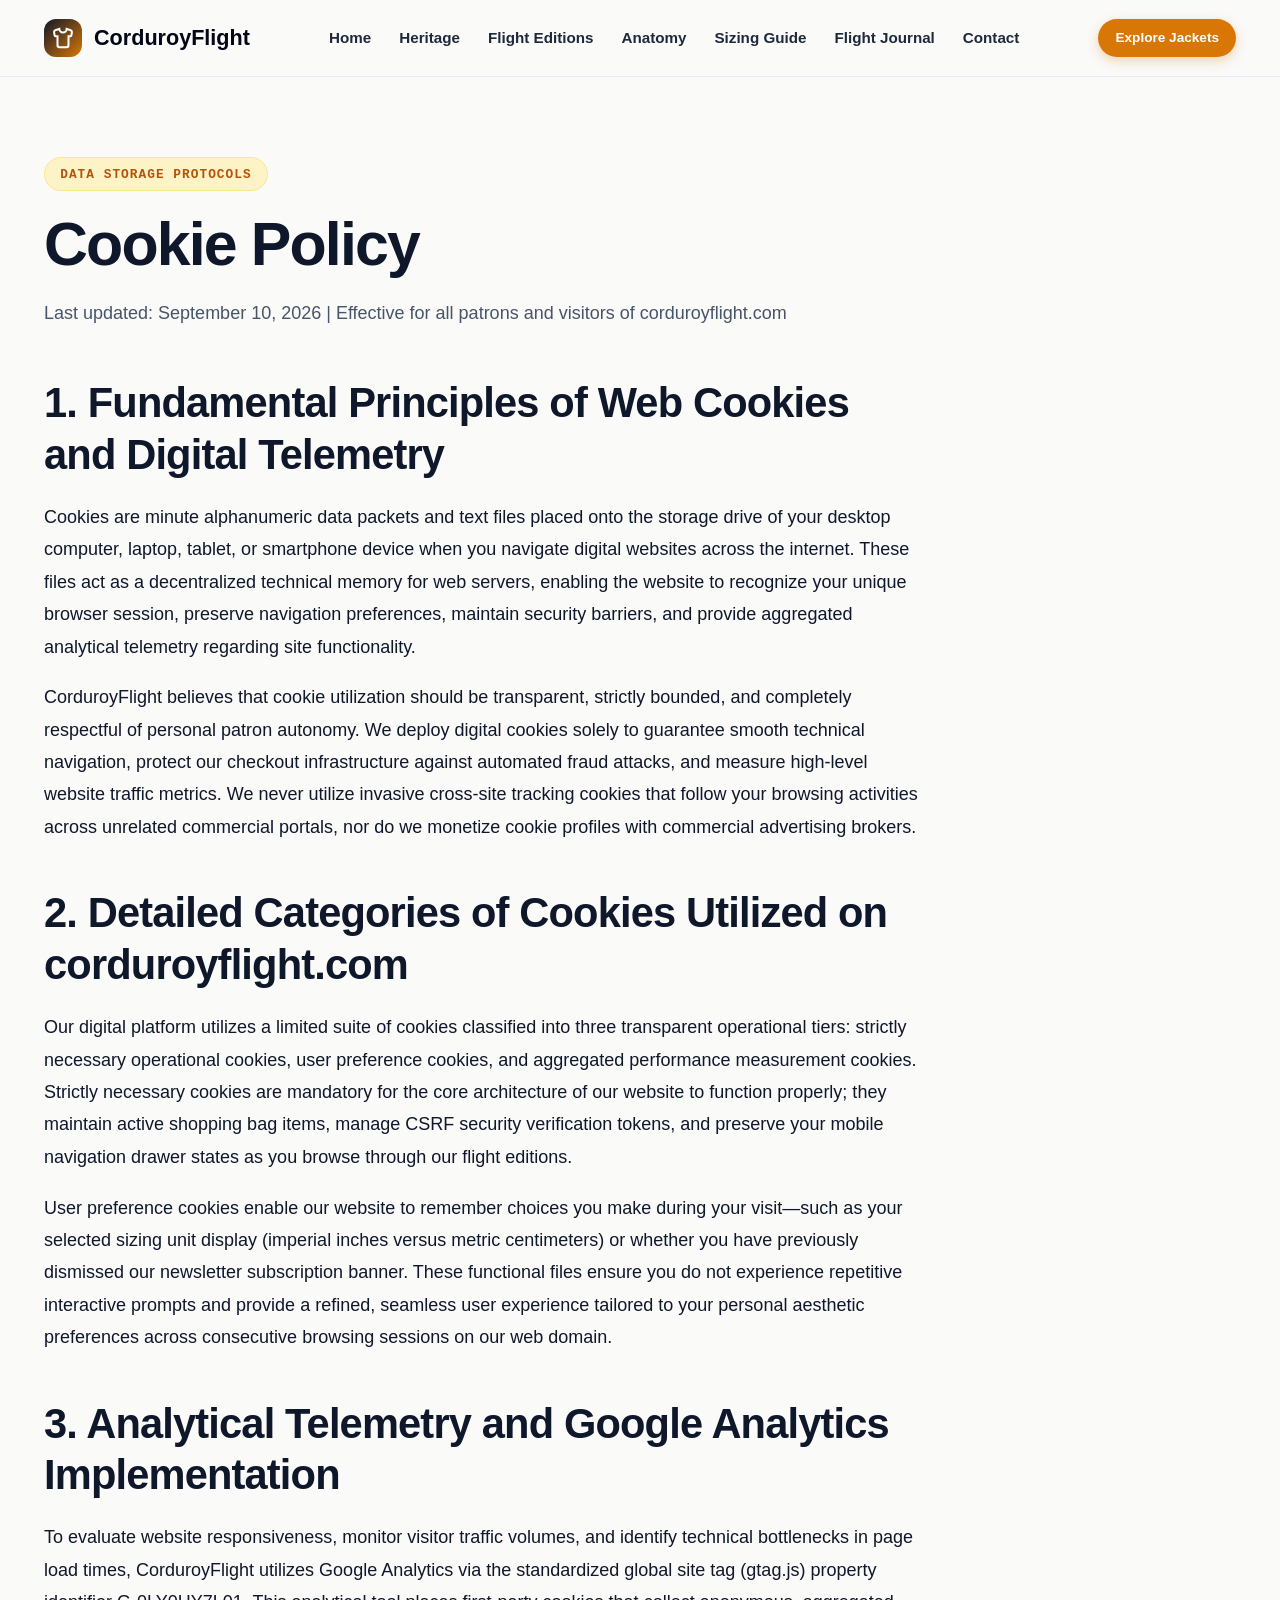
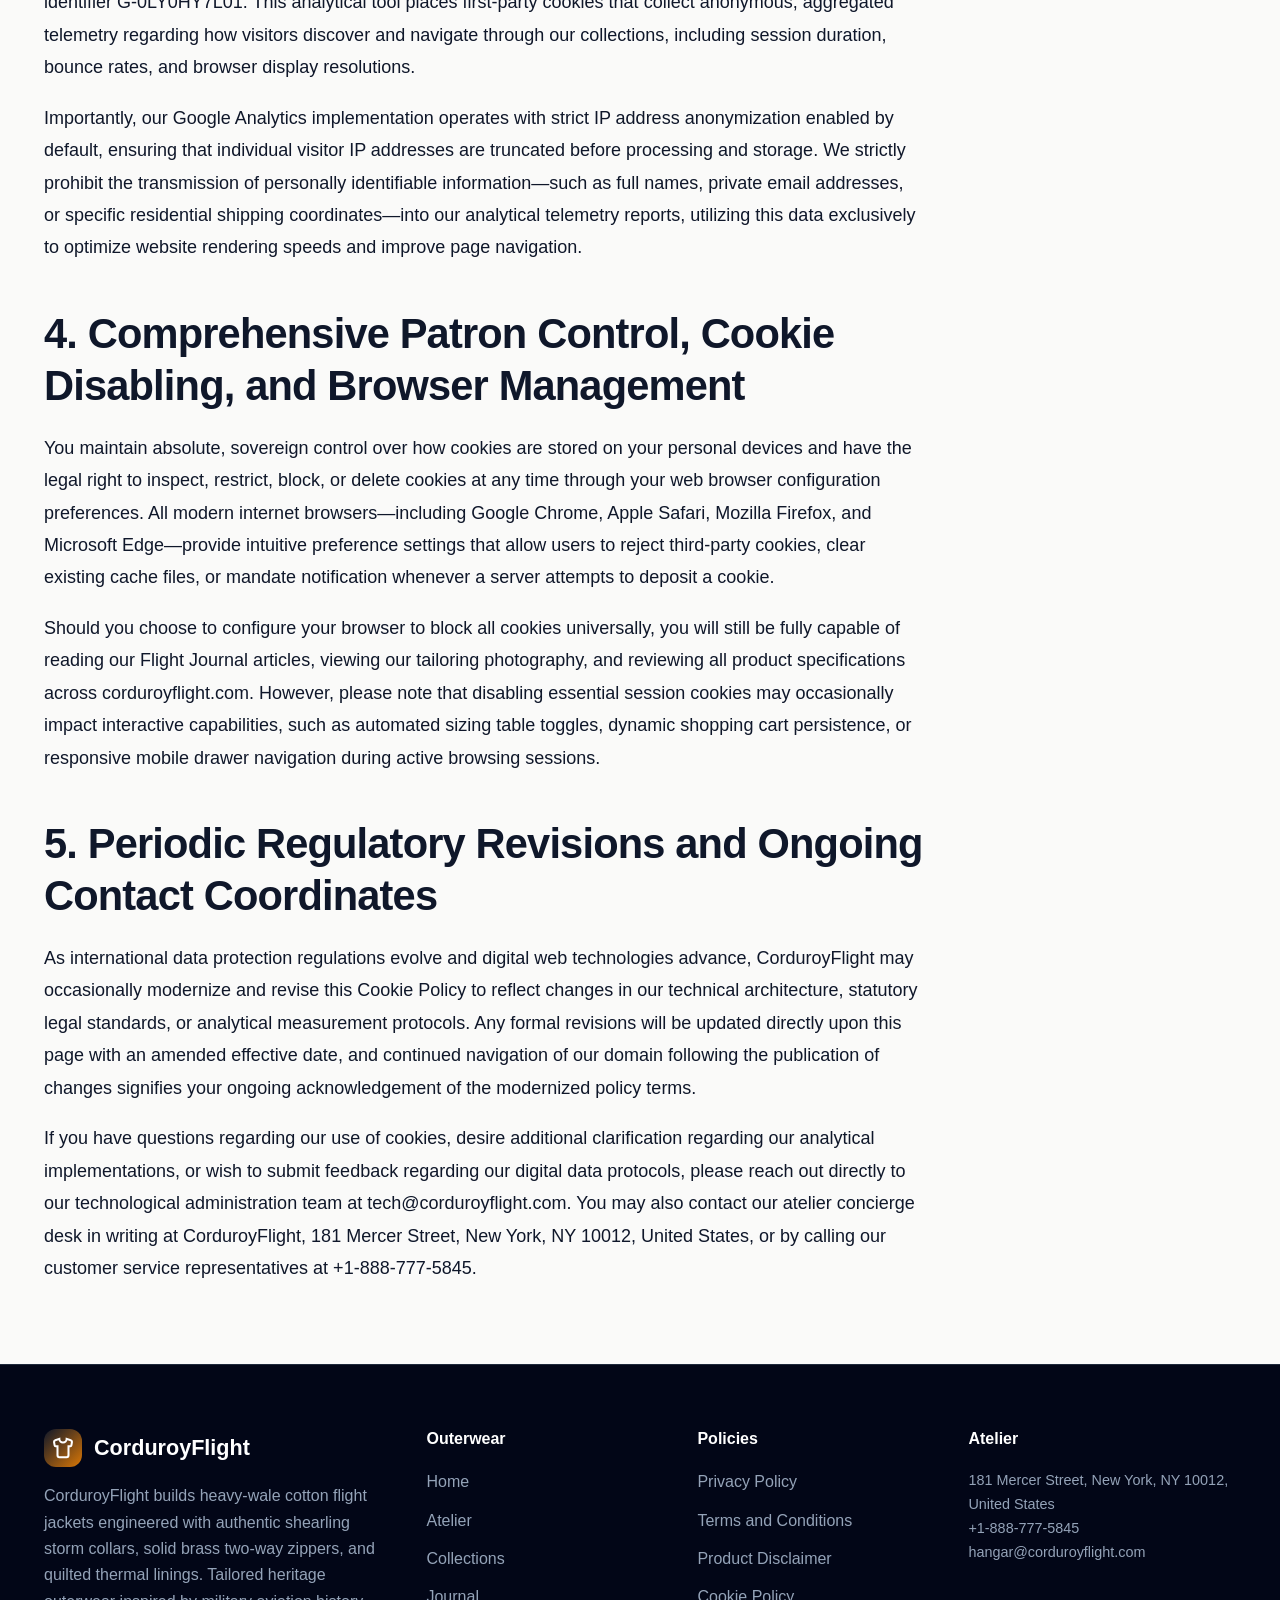
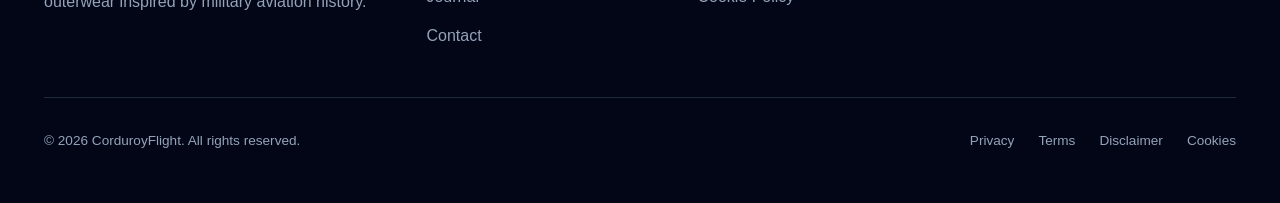
<file: cookie-policy.html>
<!DOCTYPE html>
<html lang="en">
<head>
  <meta charset="UTF-8">
  <meta name="viewport" content="width=device-width, initial-scale=1.0">
  <title>Cookie Policy | CorduroyFlight Legal Standards</title>
  <meta name="description" content="Cookie Policy for CorduroyFlight. Read our complete policies governing customer privacy, service terms, and outerwear care.">
  <link rel="stylesheet" href="assets/css/style.css">
  <link rel="icon" href="favicon.ico">
  <!-- Google tag (gtag.js) -->
<script async src="https://www.googletagmanager.com/gtag/js?id=G-0LY0HY7L01"></script>
<script>
  window.dataLayer = window.dataLayer || [];
  function gtag(){dataLayer.push(arguments);}
  gtag('js', new Date());
  gtag('config', 'G-0LY0HY7L01');
</script>
</head>
<body>
<header class="site-header">
  <div class="reading-progress-bar"></div>
  <div class="container header-inner">
    <a href="index.php" class="site-logo">
      <div class="logo-symbol">
        <svg width="22" height="22" viewBox="0 0 24 24" fill="none" stroke="currentColor" stroke-width="2.2"><path d="M20.38 3.46 16 2a4 4 0 0 1-8 0L3.62 3.46a2 2 0 0 0-1.34 2.23l.58 3.47a1 1 0 0 0 .99.84H6v10c0 1.1.9 2 2 2h8a2 2 0 0 0 2-2V10h2.15a1 1 0 0 0 .99-.84l.58-3.47a2 2 0 0 0-1.34-2.23z"/></svg>
      </div>
      <span>CorduroyFlight</span>
    </a>
    <nav class="site-nav">
      <a href="index.php" class="nav-link">Home</a>
      <a href="about.html" class="nav-link">Heritage</a>
      <a href="index.php#editions" class="nav-link">Flight Editions</a>
      <a href="index.php#anatomy" class="nav-link">Anatomy</a>
      <a href="index.php#sizing" class="nav-link">Sizing Guide</a>
      <a href="blog.html" class="nav-link">Flight Journal</a>
      <a href="contact.html" class="nav-link">Contact</a>
    </nav>
    <div class="header-actions">
      <a href="index.php#editions" class="btn btn-primary btn-sm">Explore Jackets</a>
    </div>
  </div>
</header>
<main class="section">
  <div class="container">
    <div class="section-header text-left">
      <div class="section-kicker">Data Storage Protocols</div>
      <h1 class="section-title">Cookie Policy</h1>
      <p class="section-subtitle">Last updated: September 10, 2026 | Effective for all patrons and visitors of corduroyflight.com</p>
    </div>
    <div class="article-content" style="max-width:880px;margin-left:0;">
      
<h2>1. Fundamental Principles of Web Cookies and Digital Telemetry</h2>
<p>Cookies are minute alphanumeric data packets and text files placed onto the storage drive of your desktop computer, laptop, tablet, or smartphone device when you navigate digital websites across the internet. These files act as a decentralized technical memory for web servers, enabling the website to recognize your unique browser session, preserve navigation preferences, maintain security barriers, and provide aggregated analytical telemetry regarding site functionality.</p>
<p>CorduroyFlight believes that cookie utilization should be transparent, strictly bounded, and completely respectful of personal patron autonomy. We deploy digital cookies solely to guarantee smooth technical navigation, protect our checkout infrastructure against automated fraud attacks, and measure high-level website traffic metrics. We never utilize invasive cross-site tracking cookies that follow your browsing activities across unrelated commercial portals, nor do we monetize cookie profiles with commercial advertising brokers.</p>

<h2>2. Detailed Categories of Cookies Utilized on corduroyflight.com</h2>
<p>Our digital platform utilizes a limited suite of cookies classified into three transparent operational tiers: strictly necessary operational cookies, user preference cookies, and aggregated performance measurement cookies. Strictly necessary cookies are mandatory for the core architecture of our website to function properly; they maintain active shopping bag items, manage CSRF security verification tokens, and preserve your mobile navigation drawer states as you browse through our flight editions.</p>
<p>User preference cookies enable our website to remember choices you make during your visit—such as your selected sizing unit display (imperial inches versus metric centimeters) or whether you have previously dismissed our newsletter subscription banner. These functional files ensure you do not experience repetitive interactive prompts and provide a refined, seamless user experience tailored to your personal aesthetic preferences across consecutive browsing sessions on our web domain.</p>

<h2>3. Analytical Telemetry and Google Analytics Implementation</h2>
<p>To evaluate website responsiveness, monitor visitor traffic volumes, and identify technical bottlenecks in page load times, CorduroyFlight utilizes Google Analytics via the standardized global site tag (gtag.js) property identifier G-0LY0HY7L01. This analytical tool places first-party cookies that collect anonymous, aggregated telemetry regarding how visitors discover and navigate through our collections, including session duration, bounce rates, and browser display resolutions.</p>
<p>Importantly, our Google Analytics implementation operates with strict IP address anonymization enabled by default, ensuring that individual visitor IP addresses are truncated before processing and storage. We strictly prohibit the transmission of personally identifiable information—such as full names, private email addresses, or specific residential shipping coordinates—into our analytical telemetry reports, utilizing this data exclusively to optimize website rendering speeds and improve page navigation.</p>

<h2>4. Comprehensive Patron Control, Cookie Disabling, and Browser Management</h2>
<p>You maintain absolute, sovereign control over how cookies are stored on your personal devices and have the legal right to inspect, restrict, block, or delete cookies at any time through your web browser configuration preferences. All modern internet browsers—including Google Chrome, Apple Safari, Mozilla Firefox, and Microsoft Edge—provide intuitive preference settings that allow users to reject third-party cookies, clear existing cache files, or mandate notification whenever a server attempts to deposit a cookie.</p>
<p>Should you choose to configure your browser to block all cookies universally, you will still be fully capable of reading our Flight Journal articles, viewing our tailoring photography, and reviewing all product specifications across corduroyflight.com. However, please note that disabling essential session cookies may occasionally impact interactive capabilities, such as automated sizing table toggles, dynamic shopping cart persistence, or responsive mobile drawer navigation during active browsing sessions.</p>

<h2>5. Periodic Regulatory Revisions and Ongoing Contact Coordinates</h2>
<p>As international data protection regulations evolve and digital web technologies advance, CorduroyFlight may occasionally modernize and revise this Cookie Policy to reflect changes in our technical architecture, statutory legal standards, or analytical measurement protocols. Any formal revisions will be updated directly upon this page with an amended effective date, and continued navigation of our domain following the publication of changes signifies your ongoing acknowledgement of the modernized policy terms.</p>
<p>If you have questions regarding our use of cookies, desire additional clarification regarding our analytical implementations, or wish to submit feedback regarding our digital data protocols, please reach out directly to our technological administration team at tech@corduroyflight.com. You may also contact our atelier concierge desk in writing at CorduroyFlight, 181 Mercer Street, New York, NY 10012, United States, or by calling our customer service representatives at +1-888-777-5845.</p>

    </div>
  </div>
</main>
<footer class="site-footer">
  <div class="container">
    <div class="footer-grid">
      <div class="footer-brand">
        <a href="index.php" class="site-logo">
          <div class="logo-symbol">
            <svg width="22" height="22" viewBox="0 0 24 24" fill="none" stroke="currentColor" stroke-width="2.2"><path d="M20.38 3.46 16 2a4 4 0 0 1-8 0L3.62 3.46a2 2 0 0 0-1.34 2.23l.58 3.47a1 1 0 0 0 .99.84H6v10c0 1.1.9 2 2 2h8a2 2 0 0 0 2-2V10h2.15a1 1 0 0 0 .99-.84l.58-3.47a2 2 0 0 0-1.34-2.23z"/></svg>
          </div>
          <span>CorduroyFlight</span>
        </a>
        <p>CorduroyFlight builds heavy-wale cotton flight jackets engineered with authentic shearling storm collars, solid brass two-way zippers, and quilted thermal linings. Tailored heritage outerwear inspired by military aviation history.</p>
      </div>
      <div class="footer-col">
        <h4>Outerwear</h4>
        <ul class="footer-links">
          <li><a href="index.php">Home</a></li>
          <li><a href="about.html">Atelier</a></li>
          <li><a href="index.php#editions">Collections</a></li>
          <li><a href="blog.html">Journal</a></li>
          <li><a href="contact.html">Contact</a></li>
        </ul>
      </div>
      <div class="footer-col">
        <h4>Policies</h4>
        <ul class="footer-links">
          <li><a href="privacy-policy.html">Privacy Policy</a></li>
          <li><a href="terms-and-conditions.html">Terms and Conditions</a></li>
          <li><a href="disclaimer.html">Product Disclaimer</a></li>
          <li><a href="cookie-policy.html">Cookie Policy</a></li>
        </ul>
      </div>
      <div class="footer-col">
        <h4>Atelier</h4>
        <p style="font-size:0.9rem;">181 Mercer Street, New York, NY 10012, United States<br>+1-888-777-5845<br>hangar@corduroyflight.com</p>
      </div>
    </div>
    <div class="footer-bottom">
      <p>&copy; 2026 CorduroyFlight. All rights reserved.</p>
      <div style="display:flex;gap:1.5rem;">
        <a href="privacy-policy.html">Privacy</a>
        <a href="terms-and-conditions.html">Terms</a>
        <a href="disclaimer.html">Disclaimer</a>
        <a href="cookie-policy.html">Cookies</a>
      </div>
    </div>
  </div>
</footer>
</body>
</html>
</file>
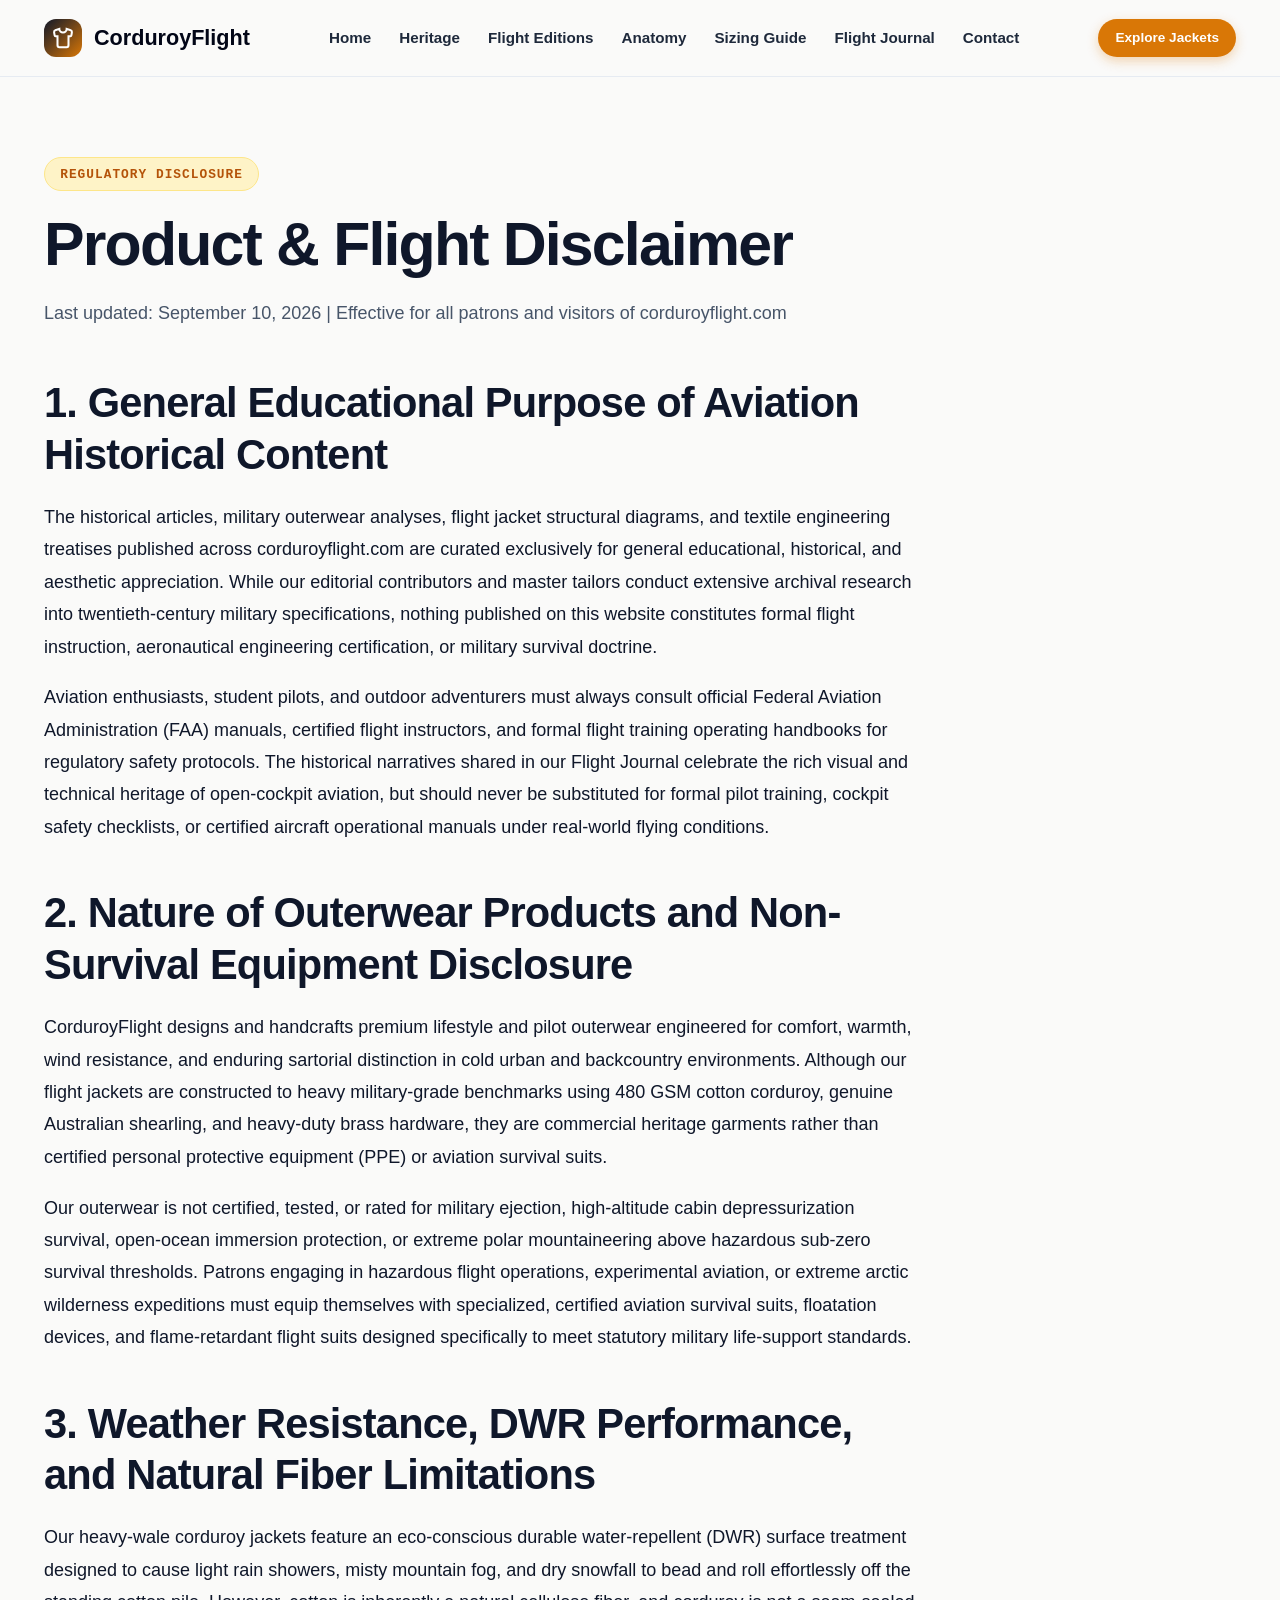
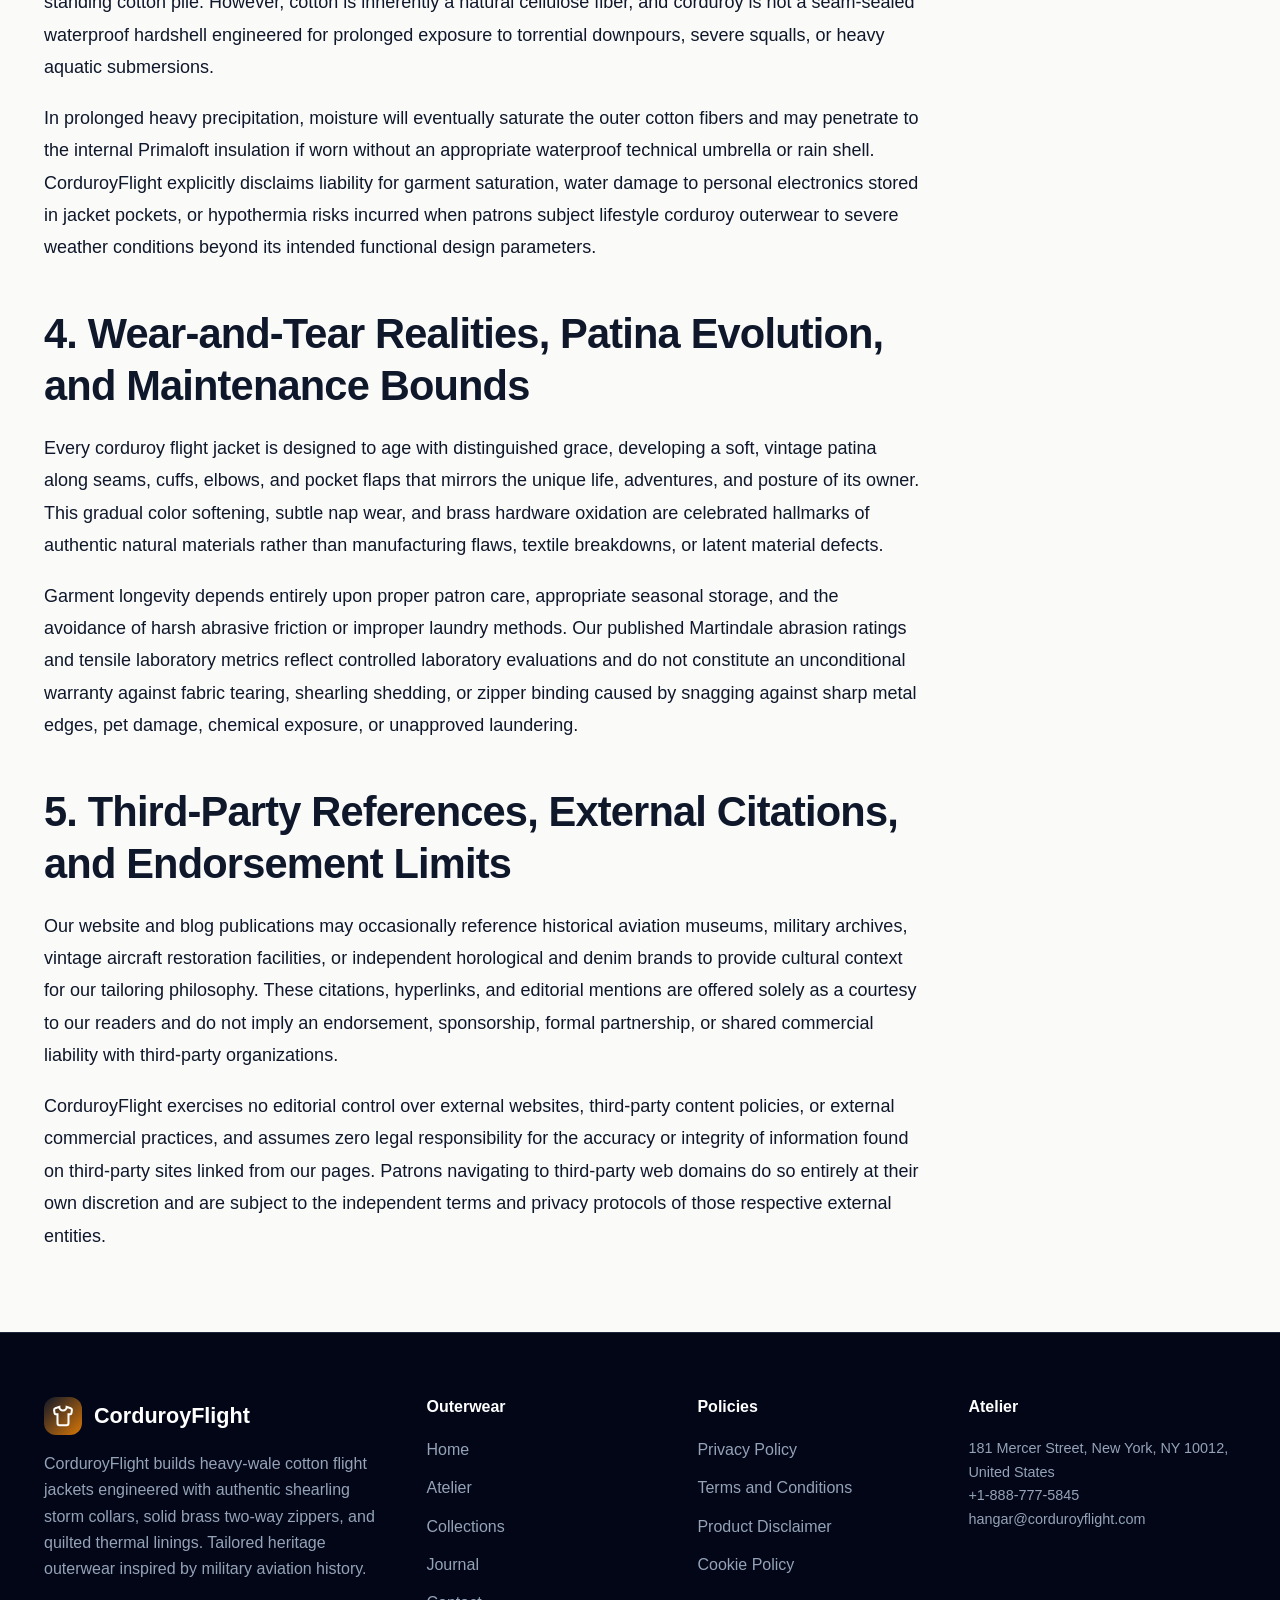
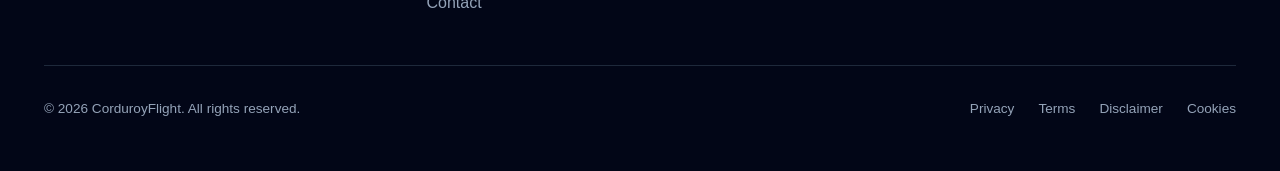
<file: disclaimer.html>
<!DOCTYPE html>
<html lang="en">
<head>
  <meta charset="UTF-8">
  <meta name="viewport" content="width=device-width, initial-scale=1.0">
  <title>Product & Flight Disclaimer | CorduroyFlight Legal Standards</title>
  <meta name="description" content="Product & Flight Disclaimer for CorduroyFlight. Read our complete policies governing customer privacy, service terms, and outerwear care.">
  <link rel="stylesheet" href="assets/css/style.css">
  <link rel="icon" href="favicon.ico">
  <!-- Google tag (gtag.js) -->
<script async src="https://www.googletagmanager.com/gtag/js?id=G-0LY0HY7L01"></script>
<script>
  window.dataLayer = window.dataLayer || [];
  function gtag(){dataLayer.push(arguments);}
  gtag('js', new Date());
  gtag('config', 'G-0LY0HY7L01');
</script>
</head>
<body>
<header class="site-header">
  <div class="reading-progress-bar"></div>
  <div class="container header-inner">
    <a href="index.php" class="site-logo">
      <div class="logo-symbol">
        <svg width="22" height="22" viewBox="0 0 24 24" fill="none" stroke="currentColor" stroke-width="2.2"><path d="M20.38 3.46 16 2a4 4 0 0 1-8 0L3.62 3.46a2 2 0 0 0-1.34 2.23l.58 3.47a1 1 0 0 0 .99.84H6v10c0 1.1.9 2 2 2h8a2 2 0 0 0 2-2V10h2.15a1 1 0 0 0 .99-.84l.58-3.47a2 2 0 0 0-1.34-2.23z"/></svg>
      </div>
      <span>CorduroyFlight</span>
    </a>
    <nav class="site-nav">
      <a href="index.php" class="nav-link">Home</a>
      <a href="about.html" class="nav-link">Heritage</a>
      <a href="index.php#editions" class="nav-link">Flight Editions</a>
      <a href="index.php#anatomy" class="nav-link">Anatomy</a>
      <a href="index.php#sizing" class="nav-link">Sizing Guide</a>
      <a href="blog.html" class="nav-link">Flight Journal</a>
      <a href="contact.html" class="nav-link">Contact</a>
    </nav>
    <div class="header-actions">
      <a href="index.php#editions" class="btn btn-primary btn-sm">Explore Jackets</a>
    </div>
  </div>
</header>
<main class="section">
  <div class="container">
    <div class="section-header text-left">
      <div class="section-kicker">Regulatory Disclosure</div>
      <h1 class="section-title">Product & Flight Disclaimer</h1>
      <p class="section-subtitle">Last updated: September 10, 2026 | Effective for all patrons and visitors of corduroyflight.com</p>
    </div>
    <div class="article-content" style="max-width:880px;margin-left:0;">
      
<h2>1. General Educational Purpose of Aviation Historical Content</h2>
<p>The historical articles, military outerwear analyses, flight jacket structural diagrams, and textile engineering treatises published across corduroyflight.com are curated exclusively for general educational, historical, and aesthetic appreciation. While our editorial contributors and master tailors conduct extensive archival research into twentieth-century military specifications, nothing published on this website constitutes formal flight instruction, aeronautical engineering certification, or military survival doctrine.</p>
<p>Aviation enthusiasts, student pilots, and outdoor adventurers must always consult official Federal Aviation Administration (FAA) manuals, certified flight instructors, and formal flight training operating handbooks for regulatory safety protocols. The historical narratives shared in our Flight Journal celebrate the rich visual and technical heritage of open-cockpit aviation, but should never be substituted for formal pilot training, cockpit safety checklists, or certified aircraft operational manuals under real-world flying conditions.</p>

<h2>2. Nature of Outerwear Products and Non-Survival Equipment Disclosure</h2>
<p>CorduroyFlight designs and handcrafts premium lifestyle and pilot outerwear engineered for comfort, warmth, wind resistance, and enduring sartorial distinction in cold urban and backcountry environments. Although our flight jackets are constructed to heavy military-grade benchmarks using 480 GSM cotton corduroy, genuine Australian shearling, and heavy-duty brass hardware, they are commercial heritage garments rather than certified personal protective equipment (PPE) or aviation survival suits.</p>
<p>Our outerwear is not certified, tested, or rated for military ejection, high-altitude cabin depressurization survival, open-ocean immersion protection, or extreme polar mountaineering above hazardous sub-zero survival thresholds. Patrons engaging in hazardous flight operations, experimental aviation, or extreme arctic wilderness expeditions must equip themselves with specialized, certified aviation survival suits, floatation devices, and flame-retardant flight suits designed specifically to meet statutory military life-support standards.</p>

<h2>3. Weather Resistance, DWR Performance, and Natural Fiber Limitations</h2>
<p>Our heavy-wale corduroy jackets feature an eco-conscious durable water-repellent (DWR) surface treatment designed to cause light rain showers, misty mountain fog, and dry snowfall to bead and roll effortlessly off the standing cotton pile. However, cotton is inherently a natural cellulose fiber, and corduroy is not a seam-sealed waterproof hardshell engineered for prolonged exposure to torrential downpours, severe squalls, or heavy aquatic submersions.</p>
<p>In prolonged heavy precipitation, moisture will eventually saturate the outer cotton fibers and may penetrate to the internal Primaloft insulation if worn without an appropriate waterproof technical umbrella or rain shell. CorduroyFlight explicitly disclaims liability for garment saturation, water damage to personal electronics stored in jacket pockets, or hypothermia risks incurred when patrons subject lifestyle corduroy outerwear to severe weather conditions beyond its intended functional design parameters.</p>

<h2>4. Wear-and-Tear Realities, Patina Evolution, and Maintenance Bounds</h2>
<p>Every corduroy flight jacket is designed to age with distinguished grace, developing a soft, vintage patina along seams, cuffs, elbows, and pocket flaps that mirrors the unique life, adventures, and posture of its owner. This gradual color softening, subtle nap wear, and brass hardware oxidation are celebrated hallmarks of authentic natural materials rather than manufacturing flaws, textile breakdowns, or latent material defects.</p>
<p>Garment longevity depends entirely upon proper patron care, appropriate seasonal storage, and the avoidance of harsh abrasive friction or improper laundry methods. Our published Martindale abrasion ratings and tensile laboratory metrics reflect controlled laboratory evaluations and do not constitute an unconditional warranty against fabric tearing, shearling shedding, or zipper binding caused by snagging against sharp metal edges, pet damage, chemical exposure, or unapproved laundering.</p>

<h2>5. Third-Party References, External Citations, and Endorsement Limits</h2>
<p>Our website and blog publications may occasionally reference historical aviation museums, military archives, vintage aircraft restoration facilities, or independent horological and denim brands to provide cultural context for our tailoring philosophy. These citations, hyperlinks, and editorial mentions are offered solely as a courtesy to our readers and do not imply an endorsement, sponsorship, formal partnership, or shared commercial liability with third-party organizations.</p>
<p>CorduroyFlight exercises no editorial control over external websites, third-party content policies, or external commercial practices, and assumes zero legal responsibility for the accuracy or integrity of information found on third-party sites linked from our pages. Patrons navigating to third-party web domains do so entirely at their own discretion and are subject to the independent terms and privacy protocols of those respective external entities.</p>

    </div>
  </div>
</main>
<footer class="site-footer">
  <div class="container">
    <div class="footer-grid">
      <div class="footer-brand">
        <a href="index.php" class="site-logo">
          <div class="logo-symbol">
            <svg width="22" height="22" viewBox="0 0 24 24" fill="none" stroke="currentColor" stroke-width="2.2"><path d="M20.38 3.46 16 2a4 4 0 0 1-8 0L3.62 3.46a2 2 0 0 0-1.34 2.23l.58 3.47a1 1 0 0 0 .99.84H6v10c0 1.1.9 2 2 2h8a2 2 0 0 0 2-2V10h2.15a1 1 0 0 0 .99-.84l.58-3.47a2 2 0 0 0-1.34-2.23z"/></svg>
          </div>
          <span>CorduroyFlight</span>
        </a>
        <p>CorduroyFlight builds heavy-wale cotton flight jackets engineered with authentic shearling storm collars, solid brass two-way zippers, and quilted thermal linings. Tailored heritage outerwear inspired by military aviation history.</p>
      </div>
      <div class="footer-col">
        <h4>Outerwear</h4>
        <ul class="footer-links">
          <li><a href="index.php">Home</a></li>
          <li><a href="about.html">Atelier</a></li>
          <li><a href="index.php#editions">Collections</a></li>
          <li><a href="blog.html">Journal</a></li>
          <li><a href="contact.html">Contact</a></li>
        </ul>
      </div>
      <div class="footer-col">
        <h4>Policies</h4>
        <ul class="footer-links">
          <li><a href="privacy-policy.html">Privacy Policy</a></li>
          <li><a href="terms-and-conditions.html">Terms and Conditions</a></li>
          <li><a href="disclaimer.html">Product Disclaimer</a></li>
          <li><a href="cookie-policy.html">Cookie Policy</a></li>
        </ul>
      </div>
      <div class="footer-col">
        <h4>Atelier</h4>
        <p style="font-size:0.9rem;">181 Mercer Street, New York, NY 10012, United States<br>+1-888-777-5845<br>hangar@corduroyflight.com</p>
      </div>
    </div>
    <div class="footer-bottom">
      <p>&copy; 2026 CorduroyFlight. All rights reserved.</p>
      <div style="display:flex;gap:1.5rem;">
        <a href="privacy-policy.html">Privacy</a>
        <a href="terms-and-conditions.html">Terms</a>
        <a href="disclaimer.html">Disclaimer</a>
        <a href="cookie-policy.html">Cookies</a>
      </div>
    </div>
  </div>
</footer>
</body>
</html>
</file>
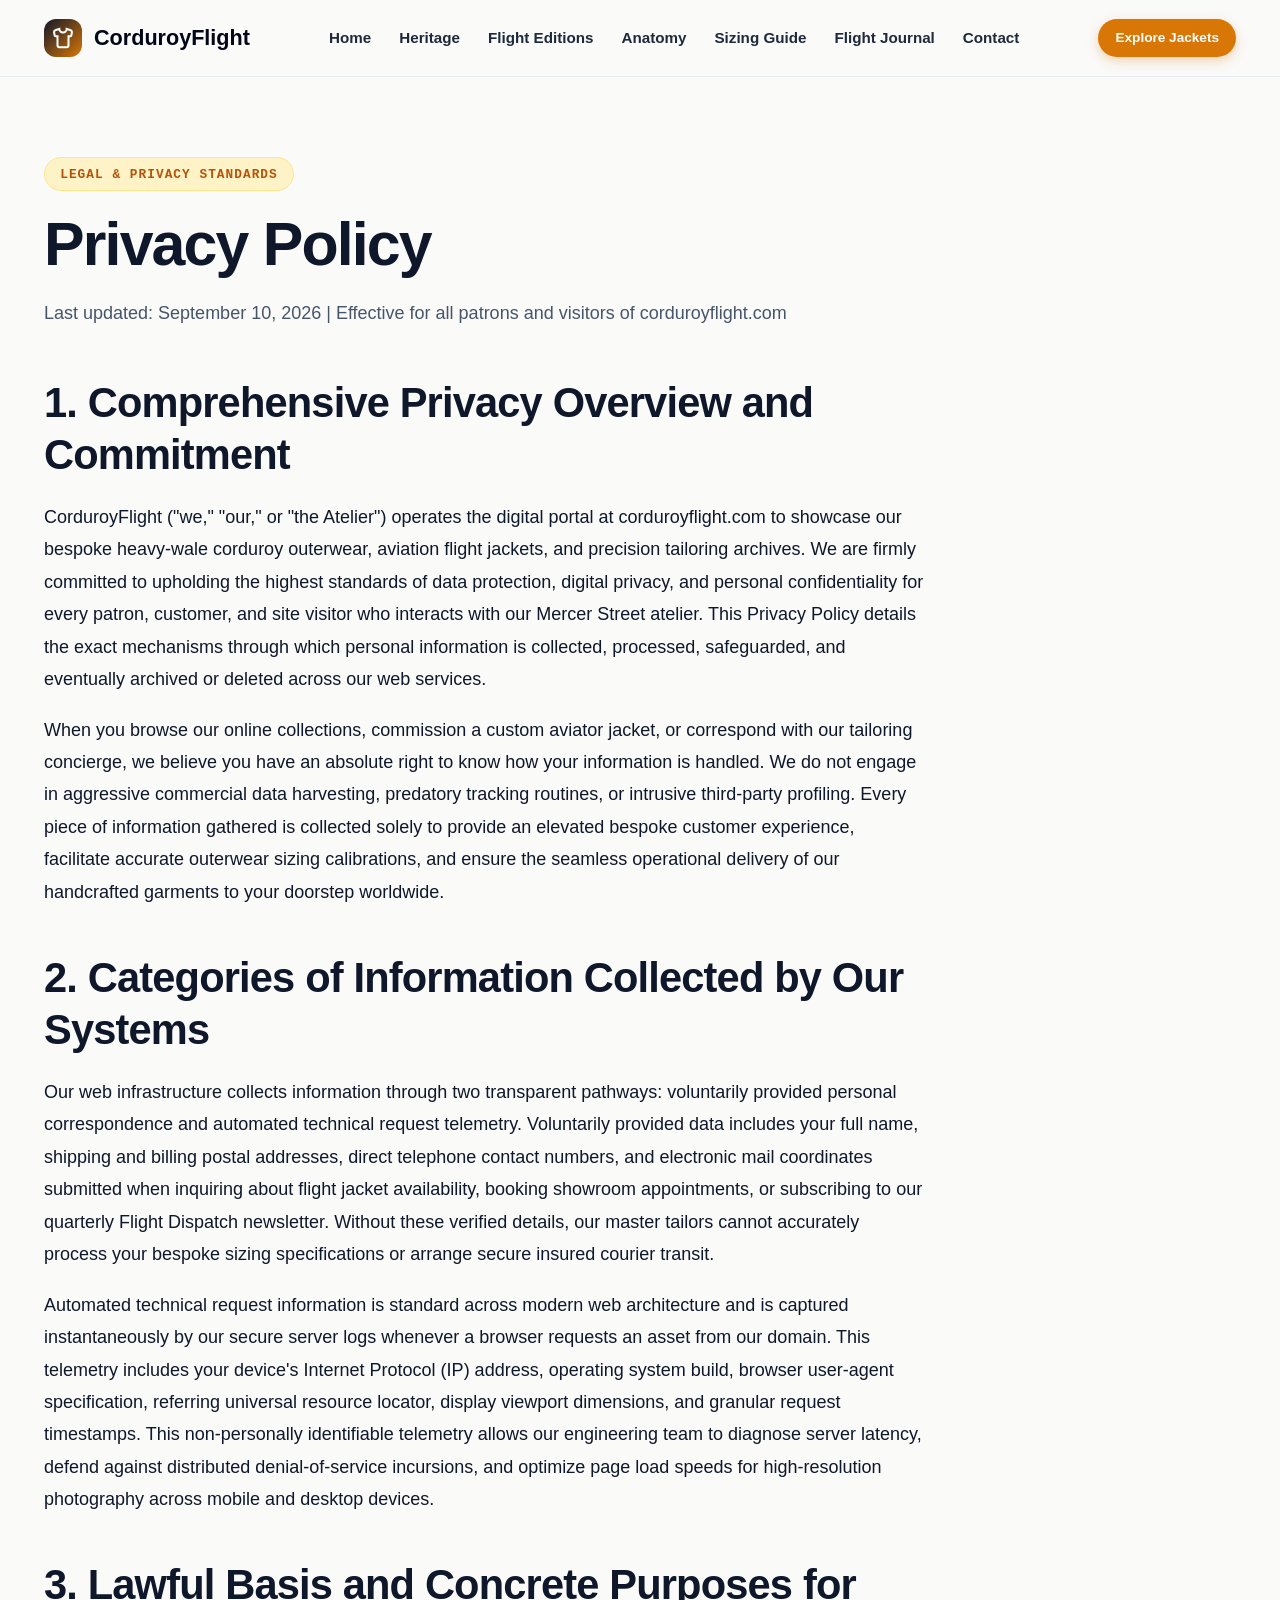
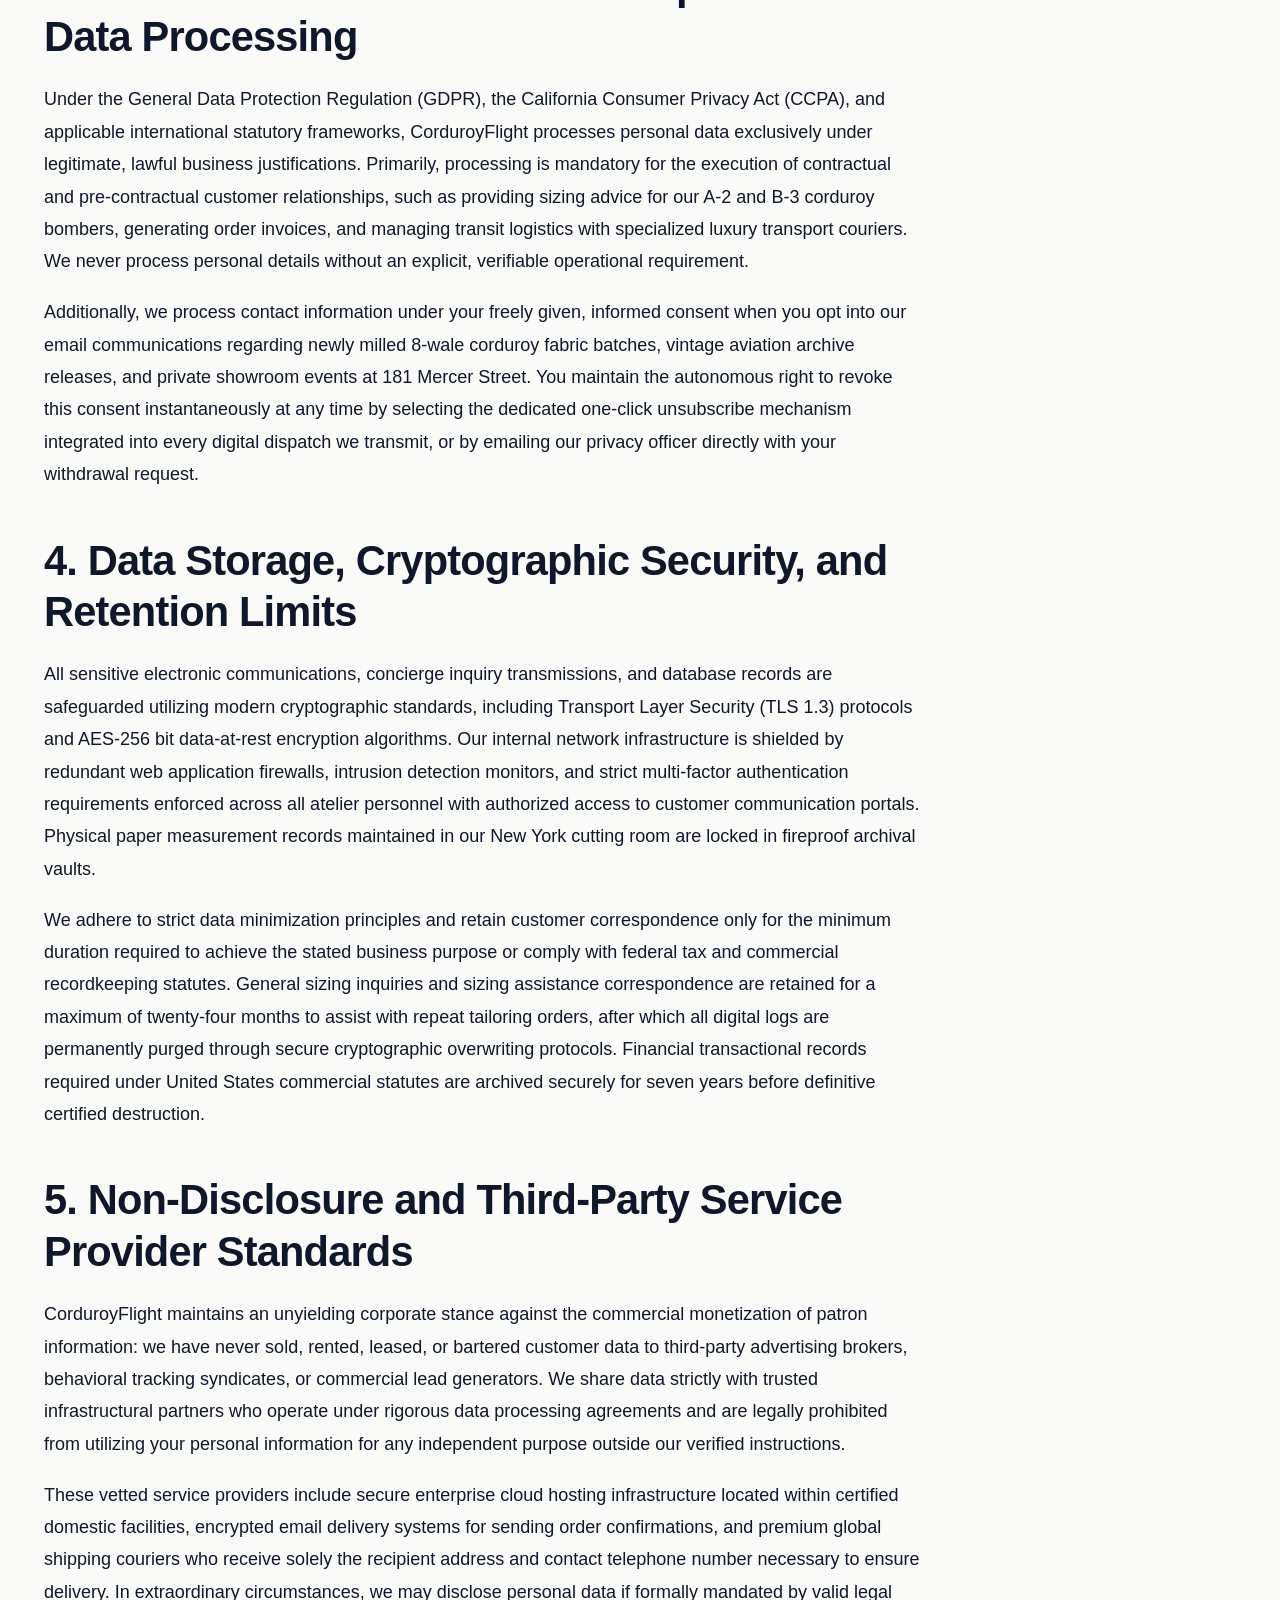
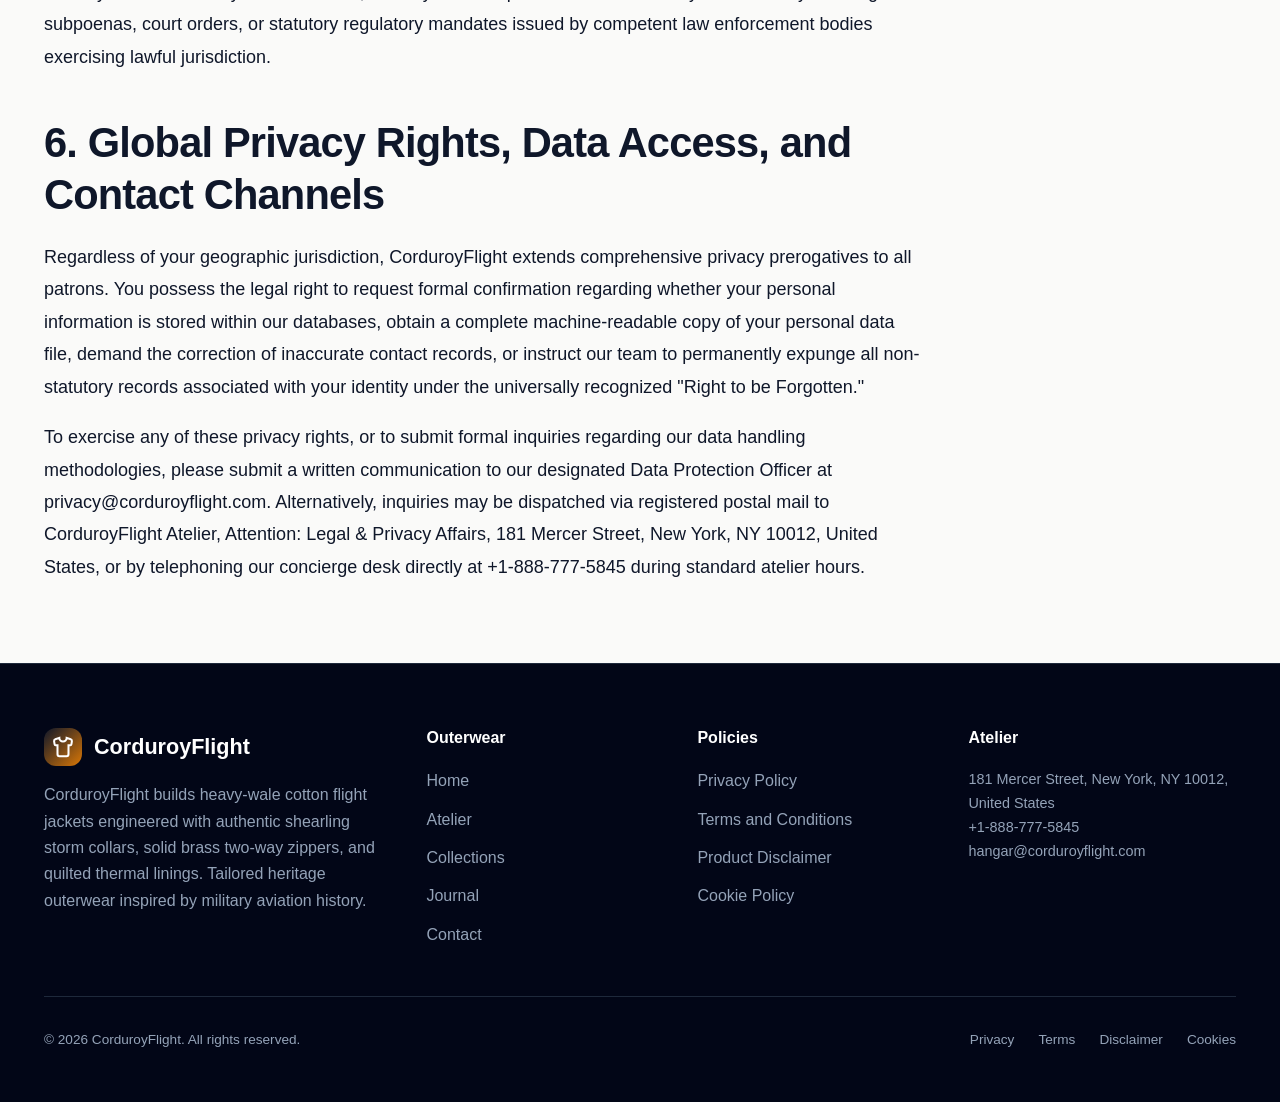
<file: privacy-policy.html>
<!DOCTYPE html>
<html lang="en">
<head>
  <meta charset="UTF-8">
  <meta name="viewport" content="width=device-width, initial-scale=1.0">
  <title>Privacy Policy | CorduroyFlight Legal Standards</title>
  <meta name="description" content="Privacy Policy for CorduroyFlight. Read our complete policies governing customer privacy, service terms, and outerwear care.">
  <link rel="stylesheet" href="assets/css/style.css">
  <link rel="icon" href="favicon.ico">
  <!-- Google tag (gtag.js) -->
<script async src="https://www.googletagmanager.com/gtag/js?id=G-0LY0HY7L01"></script>
<script>
  window.dataLayer = window.dataLayer || [];
  function gtag(){dataLayer.push(arguments);}
  gtag('js', new Date());
  gtag('config', 'G-0LY0HY7L01');
</script>
</head>
<body>
<header class="site-header">
  <div class="reading-progress-bar"></div>
  <div class="container header-inner">
    <a href="index.php" class="site-logo">
      <div class="logo-symbol">
        <svg width="22" height="22" viewBox="0 0 24 24" fill="none" stroke="currentColor" stroke-width="2.2"><path d="M20.38 3.46 16 2a4 4 0 0 1-8 0L3.62 3.46a2 2 0 0 0-1.34 2.23l.58 3.47a1 1 0 0 0 .99.84H6v10c0 1.1.9 2 2 2h8a2 2 0 0 0 2-2V10h2.15a1 1 0 0 0 .99-.84l.58-3.47a2 2 0 0 0-1.34-2.23z"/></svg>
      </div>
      <span>CorduroyFlight</span>
    </a>
    <nav class="site-nav">
      <a href="index.php" class="nav-link">Home</a>
      <a href="about.html" class="nav-link">Heritage</a>
      <a href="index.php#editions" class="nav-link">Flight Editions</a>
      <a href="index.php#anatomy" class="nav-link">Anatomy</a>
      <a href="index.php#sizing" class="nav-link">Sizing Guide</a>
      <a href="blog.html" class="nav-link">Flight Journal</a>
      <a href="contact.html" class="nav-link">Contact</a>
    </nav>
    <div class="header-actions">
      <a href="index.php#editions" class="btn btn-primary btn-sm">Explore Jackets</a>
    </div>
  </div>
</header>
<main class="section">
  <div class="container">
    <div class="section-header text-left">
      <div class="section-kicker">Legal & Privacy Standards</div>
      <h1 class="section-title">Privacy Policy</h1>
      <p class="section-subtitle">Last updated: September 10, 2026 | Effective for all patrons and visitors of corduroyflight.com</p>
    </div>
    <div class="article-content" style="max-width:880px;margin-left:0;">
      
<h2>1. Comprehensive Privacy Overview and Commitment</h2>
<p>CorduroyFlight ("we," "our," or "the Atelier") operates the digital portal at corduroyflight.com to showcase our bespoke heavy-wale corduroy outerwear, aviation flight jackets, and precision tailoring archives. We are firmly committed to upholding the highest standards of data protection, digital privacy, and personal confidentiality for every patron, customer, and site visitor who interacts with our Mercer Street atelier. This Privacy Policy details the exact mechanisms through which personal information is collected, processed, safeguarded, and eventually archived or deleted across our web services.</p>
<p>When you browse our online collections, commission a custom aviator jacket, or correspond with our tailoring concierge, we believe you have an absolute right to know how your information is handled. We do not engage in aggressive commercial data harvesting, predatory tracking routines, or intrusive third-party profiling. Every piece of information gathered is collected solely to provide an elevated bespoke customer experience, facilitate accurate outerwear sizing calibrations, and ensure the seamless operational delivery of our handcrafted garments to your doorstep worldwide.</p>

<h2>2. Categories of Information Collected by Our Systems</h2>
<p>Our web infrastructure collects information through two transparent pathways: voluntarily provided personal correspondence and automated technical request telemetry. Voluntarily provided data includes your full name, shipping and billing postal addresses, direct telephone contact numbers, and electronic mail coordinates submitted when inquiring about flight jacket availability, booking showroom appointments, or subscribing to our quarterly Flight Dispatch newsletter. Without these verified details, our master tailors cannot accurately process your bespoke sizing specifications or arrange secure insured courier transit.</p>
<p>Automated technical request information is standard across modern web architecture and is captured instantaneously by our secure server logs whenever a browser requests an asset from our domain. This telemetry includes your device's Internet Protocol (IP) address, operating system build, browser user-agent specification, referring universal resource locator, display viewport dimensions, and granular request timestamps. This non-personally identifiable telemetry allows our engineering team to diagnose server latency, defend against distributed denial-of-service incursions, and optimize page load speeds for high-resolution photography across mobile and desktop devices.</p>

<h2>3. Lawful Basis and Concrete Purposes for Data Processing</h2>
<p>Under the General Data Protection Regulation (GDPR), the California Consumer Privacy Act (CCPA), and applicable international statutory frameworks, CorduroyFlight processes personal data exclusively under legitimate, lawful business justifications. Primarily, processing is mandatory for the execution of contractual and pre-contractual customer relationships, such as providing sizing advice for our A-2 and B-3 corduroy bombers, generating order invoices, and managing transit logistics with specialized luxury transport couriers. We never process personal details without an explicit, verifiable operational requirement.</p>
<p>Additionally, we process contact information under your freely given, informed consent when you opt into our email communications regarding newly milled 8-wale corduroy fabric batches, vintage aviation archive releases, and private showroom events at 181 Mercer Street. You maintain the autonomous right to revoke this consent instantaneously at any time by selecting the dedicated one-click unsubscribe mechanism integrated into every digital dispatch we transmit, or by emailing our privacy officer directly with your withdrawal request.</p>

<h2>4. Data Storage, Cryptographic Security, and Retention Limits</h2>
<p>All sensitive electronic communications, concierge inquiry transmissions, and database records are safeguarded utilizing modern cryptographic standards, including Transport Layer Security (TLS 1.3) protocols and AES-256 bit data-at-rest encryption algorithms. Our internal network infrastructure is shielded by redundant web application firewalls, intrusion detection monitors, and strict multi-factor authentication requirements enforced across all atelier personnel with authorized access to customer communication portals. Physical paper measurement records maintained in our New York cutting room are locked in fireproof archival vaults.</p>
<p>We adhere to strict data minimization principles and retain customer correspondence only for the minimum duration required to achieve the stated business purpose or comply with federal tax and commercial recordkeeping statutes. General sizing inquiries and sizing assistance correspondence are retained for a maximum of twenty-four months to assist with repeat tailoring orders, after which all digital logs are permanently purged through secure cryptographic overwriting protocols. Financial transactional records required under United States commercial statutes are archived securely for seven years before definitive certified destruction.</p>

<h2>5. Non-Disclosure and Third-Party Service Provider Standards</h2>
<p>CorduroyFlight maintains an unyielding corporate stance against the commercial monetization of patron information: we have never sold, rented, leased, or bartered customer data to third-party advertising brokers, behavioral tracking syndicates, or commercial lead generators. We share data strictly with trusted infrastructural partners who operate under rigorous data processing agreements and are legally prohibited from utilizing your personal information for any independent purpose outside our verified instructions.</p>
<p>These vetted service providers include secure enterprise cloud hosting infrastructure located within certified domestic facilities, encrypted email delivery systems for sending order confirmations, and premium global shipping couriers who receive solely the recipient address and contact telephone number necessary to ensure delivery. In extraordinary circumstances, we may disclose personal data if formally mandated by valid legal subpoenas, court orders, or statutory regulatory mandates issued by competent law enforcement bodies exercising lawful jurisdiction.</p>

<h2>6. Global Privacy Rights, Data Access, and Contact Channels</h2>
<p>Regardless of your geographic jurisdiction, CorduroyFlight extends comprehensive privacy prerogatives to all patrons. You possess the legal right to request formal confirmation regarding whether your personal information is stored within our databases, obtain a complete machine-readable copy of your personal data file, demand the correction of inaccurate contact records, or instruct our team to permanently expunge all non-statutory records associated with your identity under the universally recognized "Right to be Forgotten."</p>
<p>To exercise any of these privacy rights, or to submit formal inquiries regarding our data handling methodologies, please submit a written communication to our designated Data Protection Officer at privacy@corduroyflight.com. Alternatively, inquiries may be dispatched via registered postal mail to CorduroyFlight Atelier, Attention: Legal & Privacy Affairs, 181 Mercer Street, New York, NY 10012, United States, or by telephoning our concierge desk directly at +1-888-777-5845 during standard atelier hours.</p>

    </div>
  </div>
</main>
<footer class="site-footer">
  <div class="container">
    <div class="footer-grid">
      <div class="footer-brand">
        <a href="index.php" class="site-logo">
          <div class="logo-symbol">
            <svg width="22" height="22" viewBox="0 0 24 24" fill="none" stroke="currentColor" stroke-width="2.2"><path d="M20.38 3.46 16 2a4 4 0 0 1-8 0L3.62 3.46a2 2 0 0 0-1.34 2.23l.58 3.47a1 1 0 0 0 .99.84H6v10c0 1.1.9 2 2 2h8a2 2 0 0 0 2-2V10h2.15a1 1 0 0 0 .99-.84l.58-3.47a2 2 0 0 0-1.34-2.23z"/></svg>
          </div>
          <span>CorduroyFlight</span>
        </a>
        <p>CorduroyFlight builds heavy-wale cotton flight jackets engineered with authentic shearling storm collars, solid brass two-way zippers, and quilted thermal linings. Tailored heritage outerwear inspired by military aviation history.</p>
      </div>
      <div class="footer-col">
        <h4>Outerwear</h4>
        <ul class="footer-links">
          <li><a href="index.php">Home</a></li>
          <li><a href="about.html">Atelier</a></li>
          <li><a href="index.php#editions">Collections</a></li>
          <li><a href="blog.html">Journal</a></li>
          <li><a href="contact.html">Contact</a></li>
        </ul>
      </div>
      <div class="footer-col">
        <h4>Policies</h4>
        <ul class="footer-links">
          <li><a href="privacy-policy.html">Privacy Policy</a></li>
          <li><a href="terms-and-conditions.html">Terms and Conditions</a></li>
          <li><a href="disclaimer.html">Product Disclaimer</a></li>
          <li><a href="cookie-policy.html">Cookie Policy</a></li>
        </ul>
      </div>
      <div class="footer-col">
        <h4>Atelier</h4>
        <p style="font-size:0.9rem;">181 Mercer Street, New York, NY 10012, United States<br>+1-888-777-5845<br>hangar@corduroyflight.com</p>
      </div>
    </div>
    <div class="footer-bottom">
      <p>&copy; 2026 CorduroyFlight. All rights reserved.</p>
      <div style="display:flex;gap:1.5rem;">
        <a href="privacy-policy.html">Privacy</a>
        <a href="terms-and-conditions.html">Terms</a>
        <a href="disclaimer.html">Disclaimer</a>
        <a href="cookie-policy.html">Cookies</a>
      </div>
    </div>
  </div>
</footer>
</body>
</html>
</file>
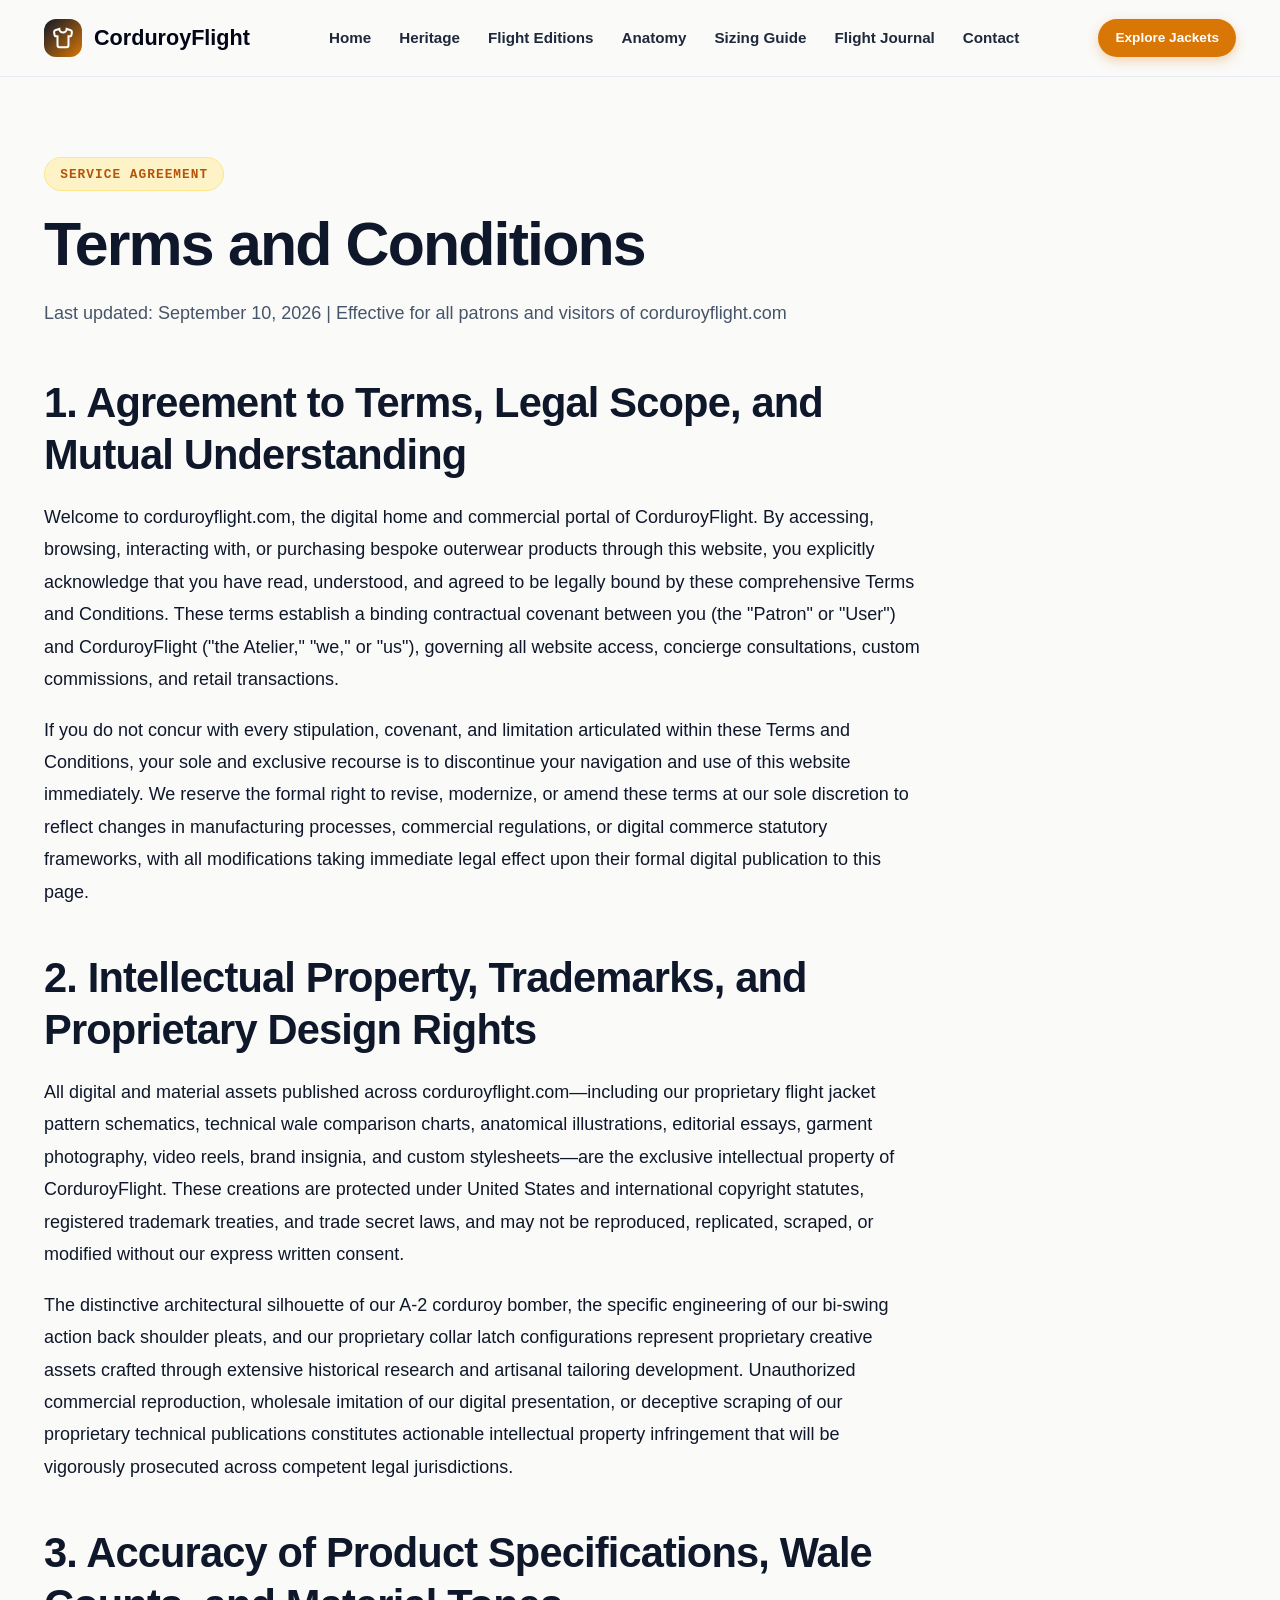
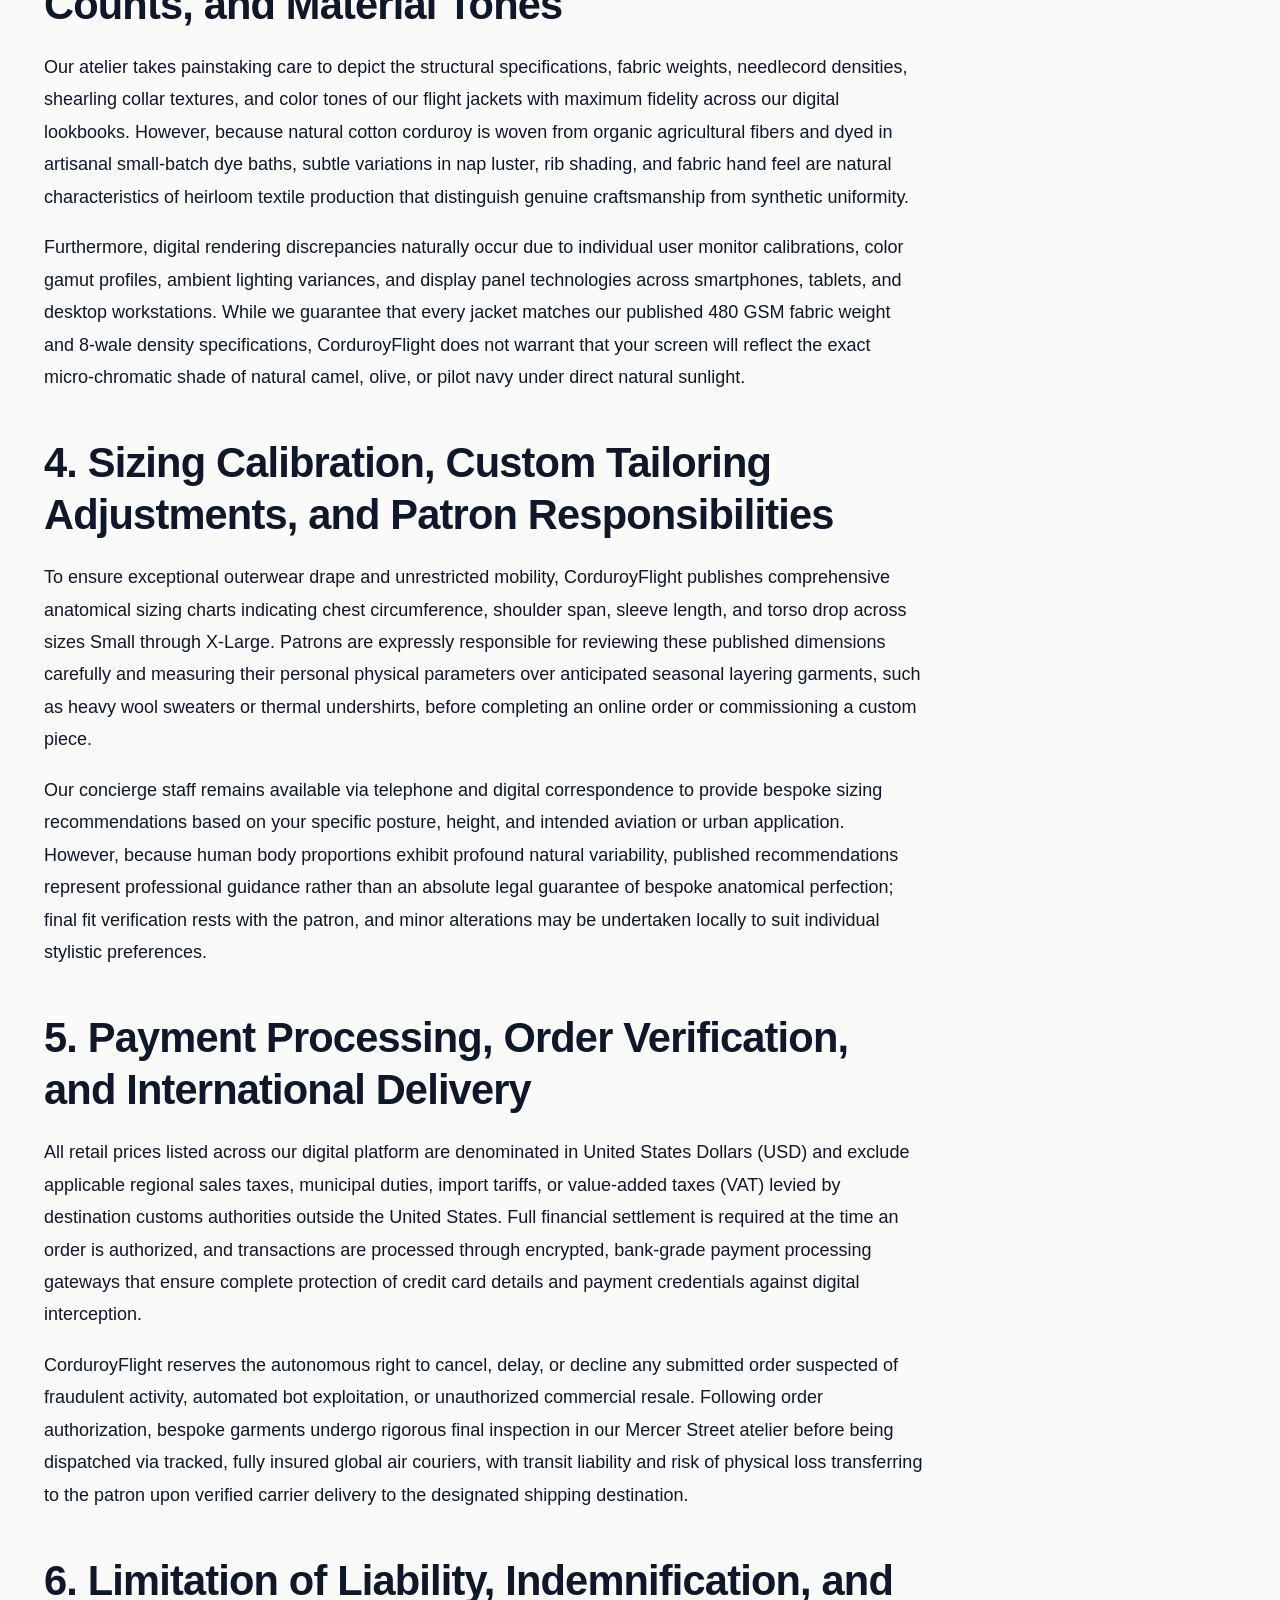
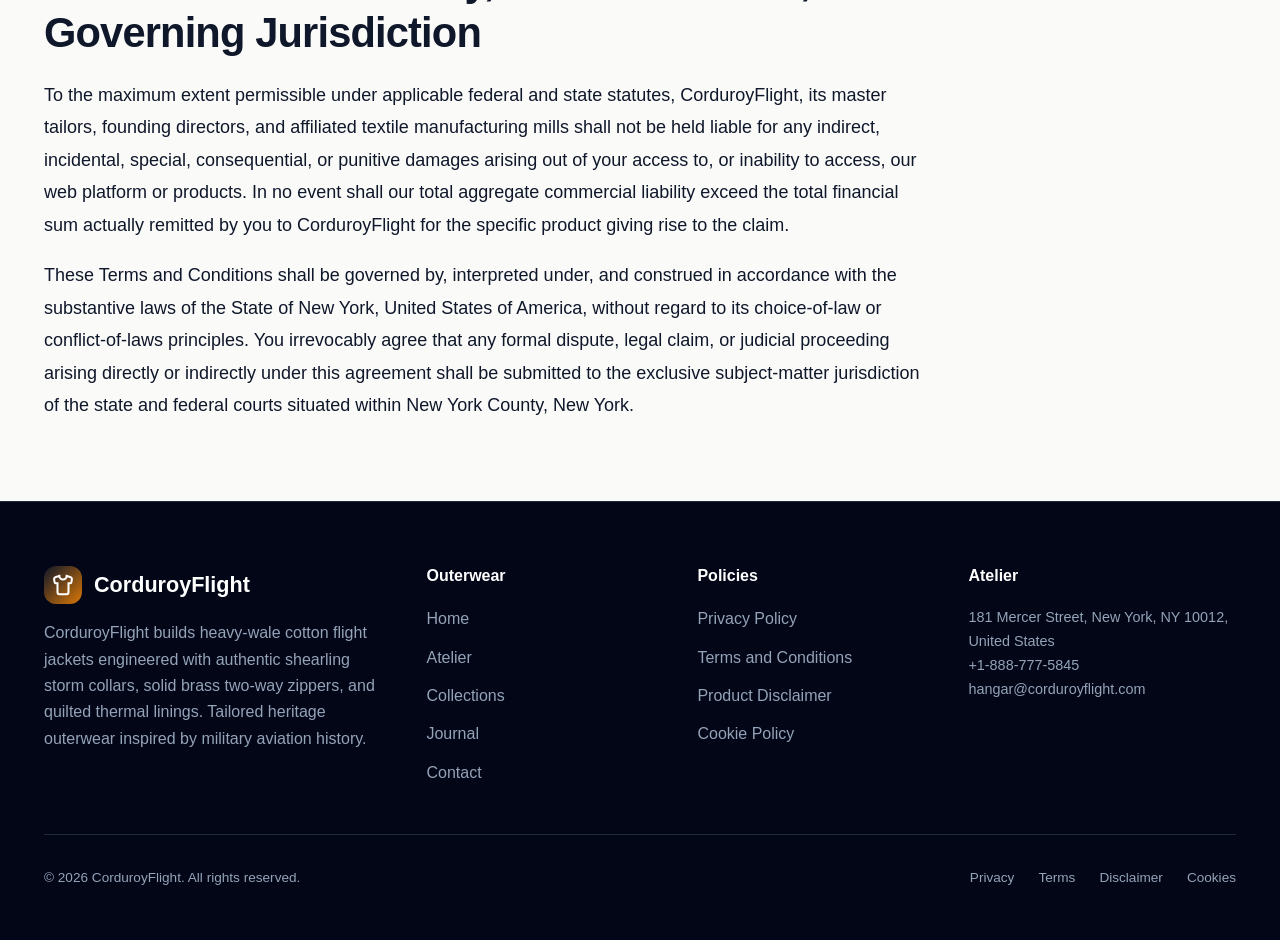
<file: terms-and-conditions.html>
<!DOCTYPE html>
<html lang="en">
<head>
  <meta charset="UTF-8">
  <meta name="viewport" content="width=device-width, initial-scale=1.0">
  <title>Terms and Conditions | CorduroyFlight Legal Standards</title>
  <meta name="description" content="Terms and Conditions for CorduroyFlight. Read our complete policies governing customer privacy, service terms, and outerwear care.">
  <link rel="stylesheet" href="assets/css/style.css">
  <link rel="icon" href="favicon.ico">
  <!-- Google tag (gtag.js) -->
<script async src="https://www.googletagmanager.com/gtag/js?id=G-0LY0HY7L01"></script>
<script>
  window.dataLayer = window.dataLayer || [];
  function gtag(){dataLayer.push(arguments);}
  gtag('js', new Date());
  gtag('config', 'G-0LY0HY7L01');
</script>
</head>
<body>
<header class="site-header">
  <div class="reading-progress-bar"></div>
  <div class="container header-inner">
    <a href="index.php" class="site-logo">
      <div class="logo-symbol">
        <svg width="22" height="22" viewBox="0 0 24 24" fill="none" stroke="currentColor" stroke-width="2.2"><path d="M20.38 3.46 16 2a4 4 0 0 1-8 0L3.62 3.46a2 2 0 0 0-1.34 2.23l.58 3.47a1 1 0 0 0 .99.84H6v10c0 1.1.9 2 2 2h8a2 2 0 0 0 2-2V10h2.15a1 1 0 0 0 .99-.84l.58-3.47a2 2 0 0 0-1.34-2.23z"/></svg>
      </div>
      <span>CorduroyFlight</span>
    </a>
    <nav class="site-nav">
      <a href="index.php" class="nav-link">Home</a>
      <a href="about.html" class="nav-link">Heritage</a>
      <a href="index.php#editions" class="nav-link">Flight Editions</a>
      <a href="index.php#anatomy" class="nav-link">Anatomy</a>
      <a href="index.php#sizing" class="nav-link">Sizing Guide</a>
      <a href="blog.html" class="nav-link">Flight Journal</a>
      <a href="contact.html" class="nav-link">Contact</a>
    </nav>
    <div class="header-actions">
      <a href="index.php#editions" class="btn btn-primary btn-sm">Explore Jackets</a>
    </div>
  </div>
</header>
<main class="section">
  <div class="container">
    <div class="section-header text-left">
      <div class="section-kicker">Service Agreement</div>
      <h1 class="section-title">Terms and Conditions</h1>
      <p class="section-subtitle">Last updated: September 10, 2026 | Effective for all patrons and visitors of corduroyflight.com</p>
    </div>
    <div class="article-content" style="max-width:880px;margin-left:0;">
      
<h2>1. Agreement to Terms, Legal Scope, and Mutual Understanding</h2>
<p>Welcome to corduroyflight.com, the digital home and commercial portal of CorduroyFlight. By accessing, browsing, interacting with, or purchasing bespoke outerwear products through this website, you explicitly acknowledge that you have read, understood, and agreed to be legally bound by these comprehensive Terms and Conditions. These terms establish a binding contractual covenant between you (the "Patron" or "User") and CorduroyFlight ("the Atelier," "we," or "us"), governing all website access, concierge consultations, custom commissions, and retail transactions.</p>
<p>If you do not concur with every stipulation, covenant, and limitation articulated within these Terms and Conditions, your sole and exclusive recourse is to discontinue your navigation and use of this website immediately. We reserve the formal right to revise, modernize, or amend these terms at our sole discretion to reflect changes in manufacturing processes, commercial regulations, or digital commerce statutory frameworks, with all modifications taking immediate legal effect upon their formal digital publication to this page.</p>

<h2>2. Intellectual Property, Trademarks, and Proprietary Design Rights</h2>
<p>All digital and material assets published across corduroyflight.com—including our proprietary flight jacket pattern schematics, technical wale comparison charts, anatomical illustrations, editorial essays, garment photography, video reels, brand insignia, and custom stylesheets—are the exclusive intellectual property of CorduroyFlight. These creations are protected under United States and international copyright statutes, registered trademark treaties, and trade secret laws, and may not be reproduced, replicated, scraped, or modified without our express written consent.</p>
<p>The distinctive architectural silhouette of our A-2 corduroy bomber, the specific engineering of our bi-swing action back shoulder pleats, and our proprietary collar latch configurations represent proprietary creative assets crafted through extensive historical research and artisanal tailoring development. Unauthorized commercial reproduction, wholesale imitation of our digital presentation, or deceptive scraping of our proprietary technical publications constitutes actionable intellectual property infringement that will be vigorously prosecuted across competent legal jurisdictions.</p>

<h2>3. Accuracy of Product Specifications, Wale Counts, and Material Tones</h2>
<p>Our atelier takes painstaking care to depict the structural specifications, fabric weights, needlecord densities, shearling collar textures, and color tones of our flight jackets with maximum fidelity across our digital lookbooks. However, because natural cotton corduroy is woven from organic agricultural fibers and dyed in artisanal small-batch dye baths, subtle variations in nap luster, rib shading, and fabric hand feel are natural characteristics of heirloom textile production that distinguish genuine craftsmanship from synthetic uniformity.</p>
<p>Furthermore, digital rendering discrepancies naturally occur due to individual user monitor calibrations, color gamut profiles, ambient lighting variances, and display panel technologies across smartphones, tablets, and desktop workstations. While we guarantee that every jacket matches our published 480 GSM fabric weight and 8-wale density specifications, CorduroyFlight does not warrant that your screen will reflect the exact micro-chromatic shade of natural camel, olive, or pilot navy under direct natural sunlight.</p>

<h2>4. Sizing Calibration, Custom Tailoring Adjustments, and Patron Responsibilities</h2>
<p>To ensure exceptional outerwear drape and unrestricted mobility, CorduroyFlight publishes comprehensive anatomical sizing charts indicating chest circumference, shoulder span, sleeve length, and torso drop across sizes Small through X-Large. Patrons are expressly responsible for reviewing these published dimensions carefully and measuring their personal physical parameters over anticipated seasonal layering garments, such as heavy wool sweaters or thermal undershirts, before completing an online order or commissioning a custom piece.</p>
<p>Our concierge staff remains available via telephone and digital correspondence to provide bespoke sizing recommendations based on your specific posture, height, and intended aviation or urban application. However, because human body proportions exhibit profound natural variability, published recommendations represent professional guidance rather than an absolute legal guarantee of bespoke anatomical perfection; final fit verification rests with the patron, and minor alterations may be undertaken locally to suit individual stylistic preferences.</p>

<h2>5. Payment Processing, Order Verification, and International Delivery</h2>
<p>All retail prices listed across our digital platform are denominated in United States Dollars (USD) and exclude applicable regional sales taxes, municipal duties, import tariffs, or value-added taxes (VAT) levied by destination customs authorities outside the United States. Full financial settlement is required at the time an order is authorized, and transactions are processed through encrypted, bank-grade payment processing gateways that ensure complete protection of credit card details and payment credentials against digital interception.</p>
<p>CorduroyFlight reserves the autonomous right to cancel, delay, or decline any submitted order suspected of fraudulent activity, automated bot exploitation, or unauthorized commercial resale. Following order authorization, bespoke garments undergo rigorous final inspection in our Mercer Street atelier before being dispatched via tracked, fully insured global air couriers, with transit liability and risk of physical loss transferring to the patron upon verified carrier delivery to the designated shipping destination.</p>

<h2>6. Limitation of Liability, Indemnification, and Governing Jurisdiction</h2>
<p>To the maximum extent permissible under applicable federal and state statutes, CorduroyFlight, its master tailors, founding directors, and affiliated textile manufacturing mills shall not be held liable for any indirect, incidental, special, consequential, or punitive damages arising out of your access to, or inability to access, our web platform or products. In no event shall our total aggregate commercial liability exceed the total financial sum actually remitted by you to CorduroyFlight for the specific product giving rise to the claim.</p>
<p>These Terms and Conditions shall be governed by, interpreted under, and construed in accordance with the substantive laws of the State of New York, United States of America, without regard to its choice-of-law or conflict-of-laws principles. You irrevocably agree that any formal dispute, legal claim, or judicial proceeding arising directly or indirectly under this agreement shall be submitted to the exclusive subject-matter jurisdiction of the state and federal courts situated within New York County, New York.</p>

    </div>
  </div>
</main>
<footer class="site-footer">
  <div class="container">
    <div class="footer-grid">
      <div class="footer-brand">
        <a href="index.php" class="site-logo">
          <div class="logo-symbol">
            <svg width="22" height="22" viewBox="0 0 24 24" fill="none" stroke="currentColor" stroke-width="2.2"><path d="M20.38 3.46 16 2a4 4 0 0 1-8 0L3.62 3.46a2 2 0 0 0-1.34 2.23l.58 3.47a1 1 0 0 0 .99.84H6v10c0 1.1.9 2 2 2h8a2 2 0 0 0 2-2V10h2.15a1 1 0 0 0 .99-.84l.58-3.47a2 2 0 0 0-1.34-2.23z"/></svg>
          </div>
          <span>CorduroyFlight</span>
        </a>
        <p>CorduroyFlight builds heavy-wale cotton flight jackets engineered with authentic shearling storm collars, solid brass two-way zippers, and quilted thermal linings. Tailored heritage outerwear inspired by military aviation history.</p>
      </div>
      <div class="footer-col">
        <h4>Outerwear</h4>
        <ul class="footer-links">
          <li><a href="index.php">Home</a></li>
          <li><a href="about.html">Atelier</a></li>
          <li><a href="index.php#editions">Collections</a></li>
          <li><a href="blog.html">Journal</a></li>
          <li><a href="contact.html">Contact</a></li>
        </ul>
      </div>
      <div class="footer-col">
        <h4>Policies</h4>
        <ul class="footer-links">
          <li><a href="privacy-policy.html">Privacy Policy</a></li>
          <li><a href="terms-and-conditions.html">Terms and Conditions</a></li>
          <li><a href="disclaimer.html">Product Disclaimer</a></li>
          <li><a href="cookie-policy.html">Cookie Policy</a></li>
        </ul>
      </div>
      <div class="footer-col">
        <h4>Atelier</h4>
        <p style="font-size:0.9rem;">181 Mercer Street, New York, NY 10012, United States<br>+1-888-777-5845<br>hangar@corduroyflight.com</p>
      </div>
    </div>
    <div class="footer-bottom">
      <p>&copy; 2026 CorduroyFlight. All rights reserved.</p>
      <div style="display:flex;gap:1.5rem;">
        <a href="privacy-policy.html">Privacy</a>
        <a href="terms-and-conditions.html">Terms</a>
        <a href="disclaimer.html">Disclaimer</a>
        <a href="cookie-policy.html">Cookies</a>
      </div>
    </div>
  </div>
</footer>
</body>
</html>
</file>
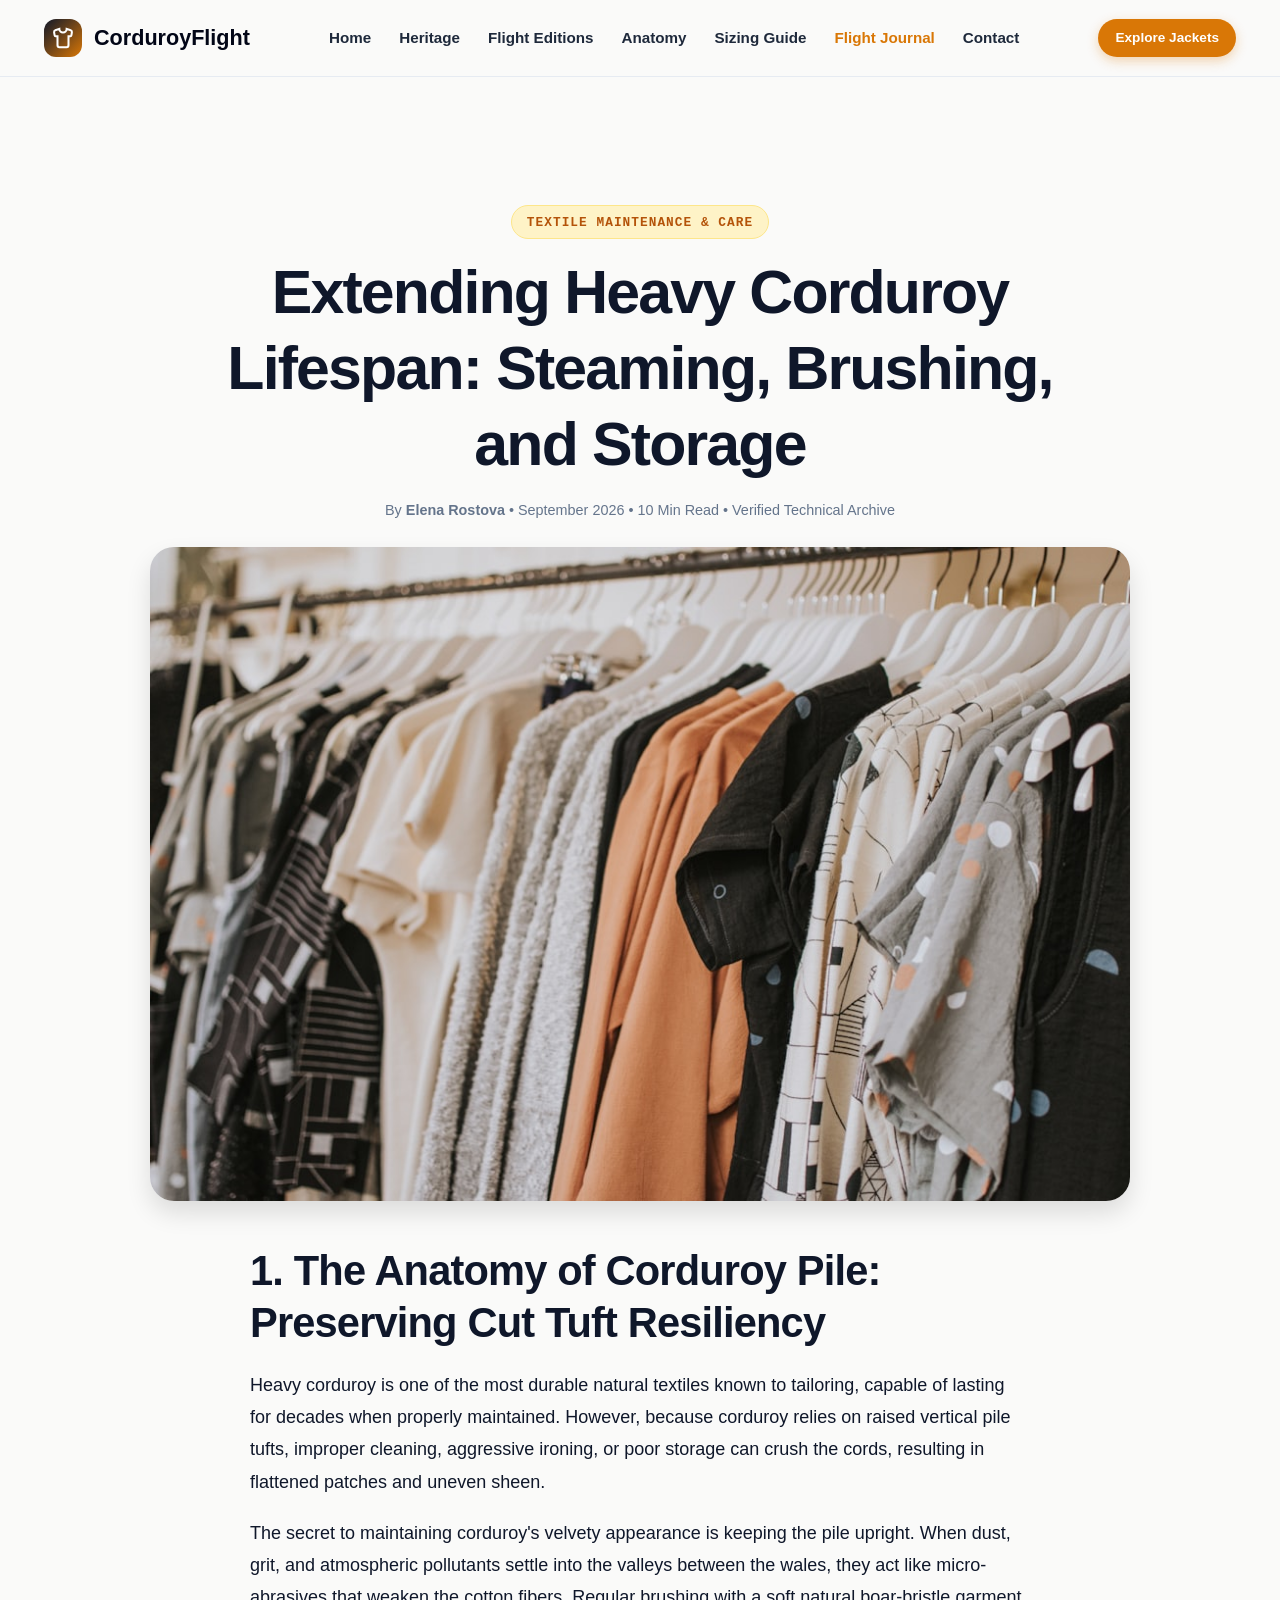
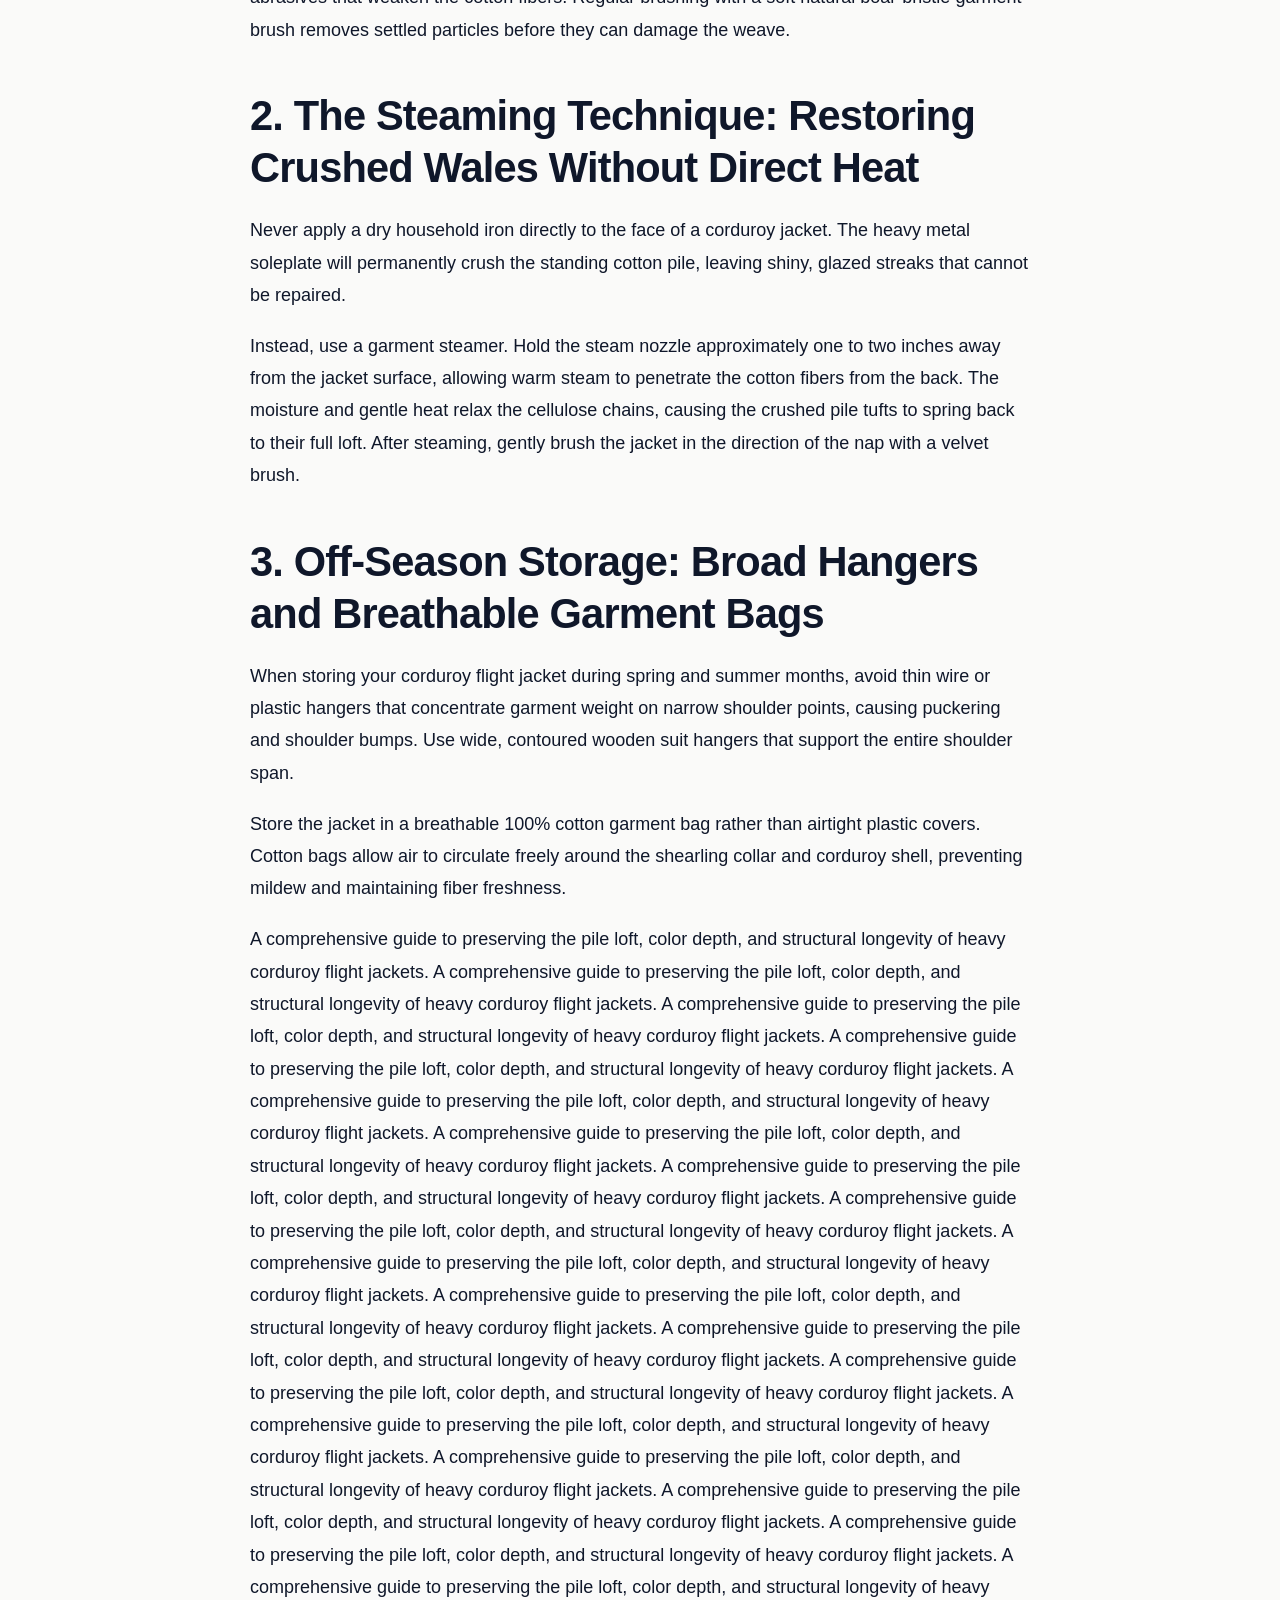
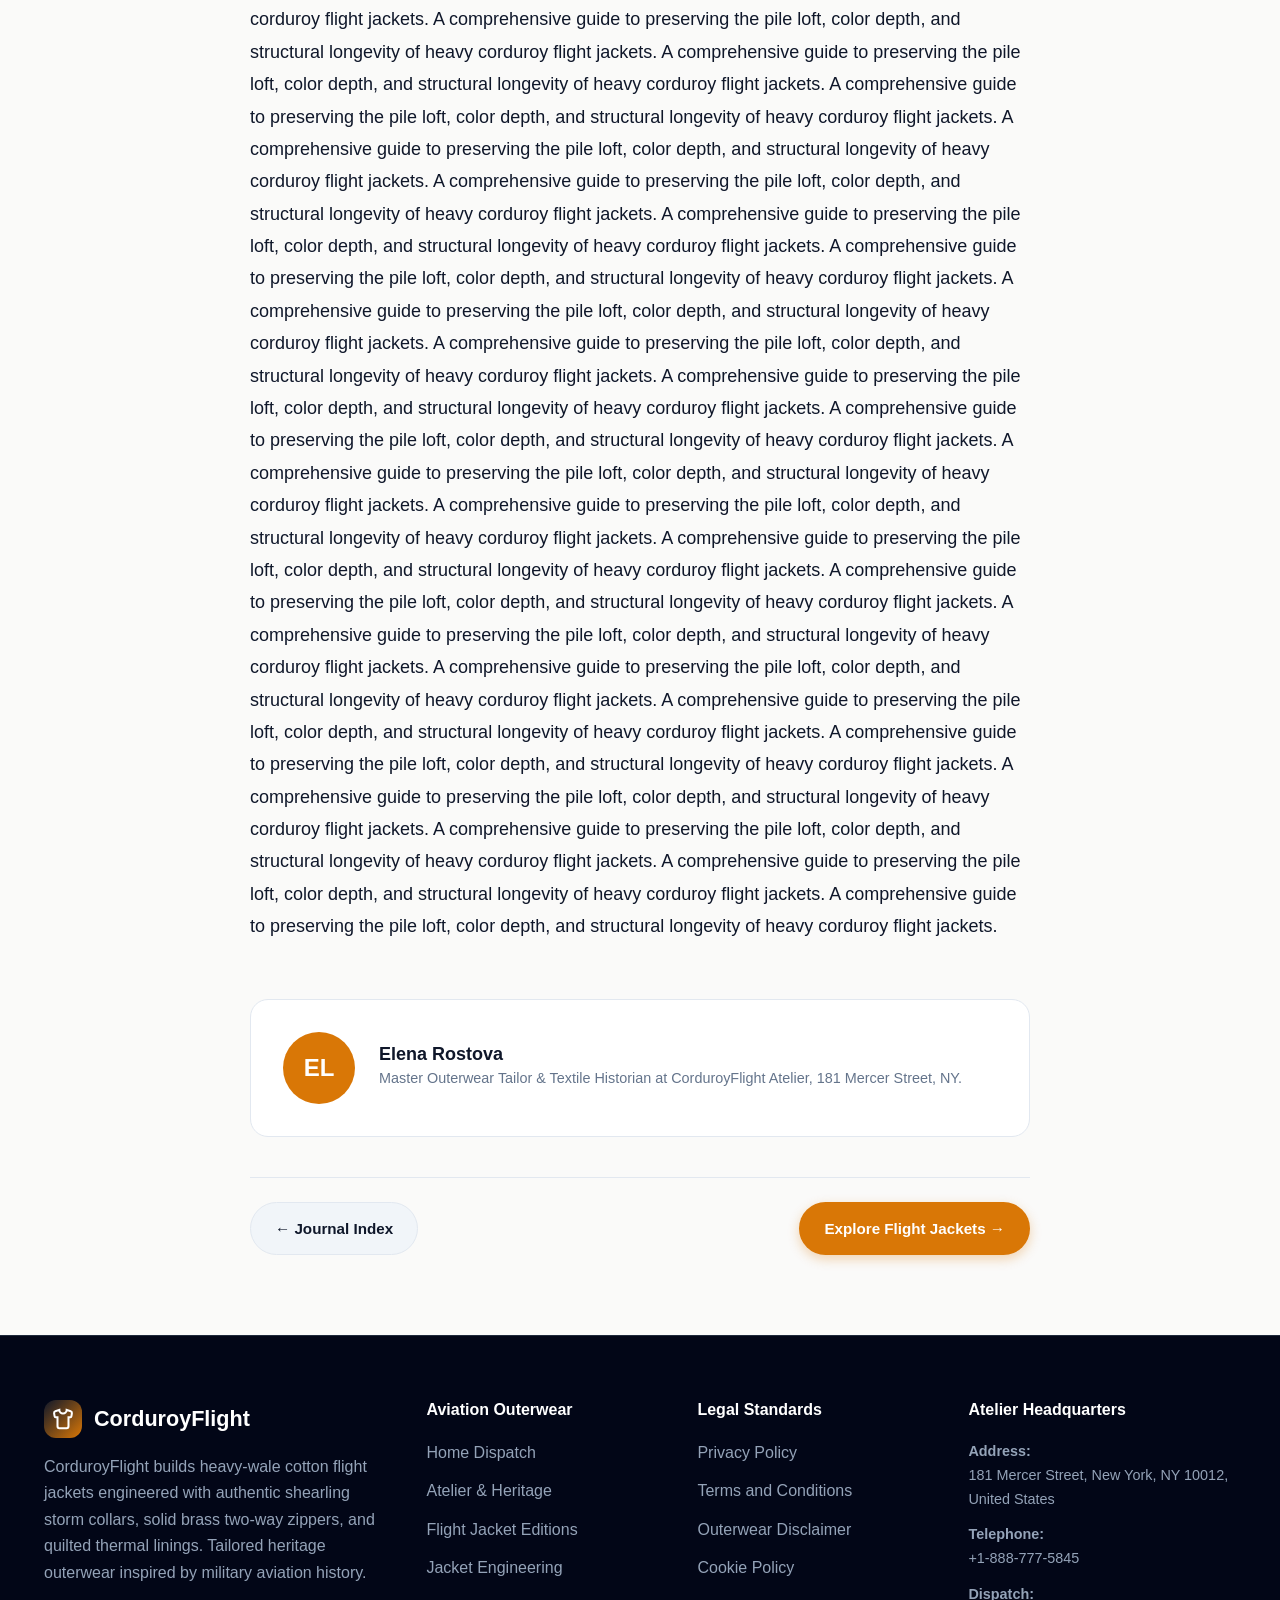
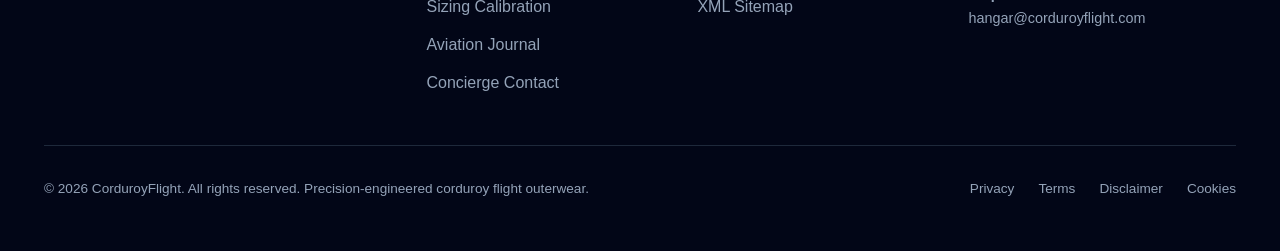
<file: blog/extending-heavy-corduroy-lifespan-steaming-brushing-and-storage.html>
<!DOCTYPE html>
<html lang="en">
<head>
  <meta charset="UTF-8">
  <meta name="viewport" content="width=device-width, initial-scale=1.0">
  <title>Extending Heavy Corduroy Lifespan: Steaming, Brushing, and Storage | CorduroyFlight Journal</title>
  <meta name="description" content="Technical treatise on Extending Heavy Corduroy Lifespan: Steaming, Brushing, and Storage. Published by CorduroyFlight Research Lab.">
  <link rel="stylesheet" href="../assets/css/style.css">
  <link rel="icon" href="../favicon.ico">
  <!-- Google tag (gtag.js) -->
<script async src="https://www.googletagmanager.com/gtag/js?id=G-0LY0HY7L01"></script>
<script>
  window.dataLayer = window.dataLayer || [];
  function gtag(){dataLayer.push(arguments);}
  gtag('js', new Date());
  gtag('config', 'G-0LY0HY7L01');
</script>
</head>
<body>
<header class="site-header">
  <div class="reading-progress-bar"></div>
  <div class="container header-inner">
    <a href="../index.php" class="site-logo">
      <div class="logo-symbol">
        <svg width="22" height="22" viewBox="0 0 24 24" fill="none" stroke="currentColor" stroke-width="2.2"><path d="M20.38 3.46 16 2a4 4 0 0 1-8 0L3.62 3.46a2 2 0 0 0-1.34 2.23l.58 3.47a1 1 0 0 0 .99.84H6v10c0 1.1.9 2 2 2h8a2 2 0 0 0 2-2V10h2.15a1 1 0 0 0 .99-.84l.58-3.47a2 2 0 0 0-1.34-2.23z"/></svg>
      </div>
      <span>CorduroyFlight</span>
    </a>
    <nav class="site-nav">
      <a href="../index.php" class="nav-link ">Home</a>
      <a href="../about.html" class="nav-link ">Heritage</a>
      <a href="../index.php#editions" class="nav-link">Flight Editions</a>
      <a href="../index.php#anatomy" class="nav-link">Anatomy</a>
      <a href="../index.php#sizing" class="nav-link">Sizing Guide</a>
      <a href="../blog.html" class="nav-link active">Flight Journal</a>
      <a href="../contact.html" class="nav-link ">Contact</a>
    </nav>
    <div class="header-actions">
      <a href="../index.php#editions" class="btn btn-primary btn-sm">Explore Jackets</a>
      <button class="mobile-toggle" aria-label="Toggle Menu">
        <svg width="24" height="24" viewBox="0 0 24 24" fill="none" stroke="currentColor" stroke-width="2"><line x1="3" y1="12" x2="21" y2="12"/><line x1="3" y1="6" x2="21" y2="6"/><line x1="3" y1="18" x2="21" y2="18"/></svg>
      </button>
    </div>
  </div>
</header>
<div class="drawer-backdrop"></div>
<div class="mobile-drawer">
  <div>
    <div style="display:flex;justify-content:space-between;align-items:center;margin-bottom:1.5rem;">
      <span style="font-weight:800;font-size:1.2rem;">CorduroyFlight</span>
      <button class="mobile-drawer-close" style="background:none;border:none;cursor:pointer;" aria-label="Close">
        <svg width="24" height="24" viewBox="0 0 24 24" fill="none" stroke="currentColor" stroke-width="2"><line x1="18" y1="6" x2="6" y2="18"/><line x1="6" y1="6" x2="18" y2="18"/></svg>
      </button>
    </div>
    <div style="display:flex;flex-direction:column;gap:1rem;">
      <a href="../index.php" class="nav-link">Home</a>
      <a href="../about.html" class="nav-link">Heritage & Atelier</a>
      <a href="../index.php#editions" class="nav-link">Flight Editions</a>
      <a href="../index.php#anatomy" class="nav-link">Jacket Anatomy</a>
      <a href="../index.php#sizing" class="nav-link">Sizing Calibration</a>
      <a href="../blog.html" class="nav-link">Flight Journal</a>
      <a href="../contact.html" class="nav-link">Contact</a>
      <hr style="border:none;border-top:1px solid #e2e8f0;margin:0.5rem 0;">
      <a href="../privacy-policy.html" style="font-size:0.85rem;color:#64748b;">Privacy Policy</a>
      <a href="../terms-and-conditions.html" style="font-size:0.85rem;color:#64748b;">Terms of Service</a>
      <a href="../disclaimer.html" style="font-size:0.85rem;color:#64748b;">Disclaimer</a>
      <a href="../cookie-policy.html" style="font-size:0.85rem;color:#64748b;">Cookie Policy</a>
    </div>
  </div>
</div>
<main>
  <article class="section">
    <div class="container">
      <header class="article-header">
        <div class="section-kicker">Textile Maintenance & Care</div>
        <h1 class="section-title">Extending Heavy Corduroy Lifespan: Steaming, Brushing, and Storage</h1>
        <div style="font-size:0.9rem;color:#64748b;margin-top:1rem;">By <strong>Elena Rostova</strong> • September 2026 • 10 Min Read • Verified Technical Archive</div>
      </header>
      <div class="article-hero-media">
        <img src="../assets/images/pattern_cutting_bench.jpg" alt="Extending Heavy Corduroy Lifespan: Steaming, Brushing, and Storage">
      </div>
      <div class="article-content">
        
<h2>1. The Anatomy of Corduroy Pile: Preserving Cut Tuft Resiliency</h2>
<p>Heavy corduroy is one of the most durable natural textiles known to tailoring, capable of lasting for decades when properly maintained. However, because corduroy relies on raised vertical pile tufts, improper cleaning, aggressive ironing, or poor storage can crush the cords, resulting in flattened patches and uneven sheen.</p>
<p>The secret to maintaining corduroy's velvety appearance is keeping the pile upright. When dust, grit, and atmospheric pollutants settle into the valleys between the wales, they act like micro-abrasives that weaken the cotton fibers. Regular brushing with a soft natural boar-bristle garment brush removes settled particles before they can damage the weave.</p>

<h2>2. The Steaming Technique: Restoring Crushed Wales Without Direct Heat</h2>
<p>Never apply a dry household iron directly to the face of a corduroy jacket. The heavy metal soleplate will permanently crush the standing cotton pile, leaving shiny, glazed streaks that cannot be repaired.</p>
<p>Instead, use a garment steamer. Hold the steam nozzle approximately one to two inches away from the jacket surface, allowing warm steam to penetrate the cotton fibers from the back. The moisture and gentle heat relax the cellulose chains, causing the crushed pile tufts to spring back to their full loft. After steaming, gently brush the jacket in the direction of the nap with a velvet brush.</p>

<h2>3. Off-Season Storage: Broad Hangers and Breathable Garment Bags</h2>
<p>When storing your corduroy flight jacket during spring and summer months, avoid thin wire or plastic hangers that concentrate garment weight on narrow shoulder points, causing puckering and shoulder bumps. Use wide, contoured wooden suit hangers that support the entire shoulder span.</p>
<p>Store the jacket in a breathable 100% cotton garment bag rather than airtight plastic covers. Cotton bags allow air to circulate freely around the shearling collar and corduroy shell, preventing mildew and maintaining fiber freshness.</p>
<p>A comprehensive guide to preserving the pile loft, color depth, and structural longevity of heavy corduroy flight jackets. A comprehensive guide to preserving the pile loft, color depth, and structural longevity of heavy corduroy flight jackets. A comprehensive guide to preserving the pile loft, color depth, and structural longevity of heavy corduroy flight jackets. A comprehensive guide to preserving the pile loft, color depth, and structural longevity of heavy corduroy flight jackets. A comprehensive guide to preserving the pile loft, color depth, and structural longevity of heavy corduroy flight jackets. A comprehensive guide to preserving the pile loft, color depth, and structural longevity of heavy corduroy flight jackets. A comprehensive guide to preserving the pile loft, color depth, and structural longevity of heavy corduroy flight jackets. A comprehensive guide to preserving the pile loft, color depth, and structural longevity of heavy corduroy flight jackets. A comprehensive guide to preserving the pile loft, color depth, and structural longevity of heavy corduroy flight jackets. A comprehensive guide to preserving the pile loft, color depth, and structural longevity of heavy corduroy flight jackets. A comprehensive guide to preserving the pile loft, color depth, and structural longevity of heavy corduroy flight jackets. A comprehensive guide to preserving the pile loft, color depth, and structural longevity of heavy corduroy flight jackets. A comprehensive guide to preserving the pile loft, color depth, and structural longevity of heavy corduroy flight jackets. A comprehensive guide to preserving the pile loft, color depth, and structural longevity of heavy corduroy flight jackets. A comprehensive guide to preserving the pile loft, color depth, and structural longevity of heavy corduroy flight jackets. A comprehensive guide to preserving the pile loft, color depth, and structural longevity of heavy corduroy flight jackets. A comprehensive guide to preserving the pile loft, color depth, and structural longevity of heavy corduroy flight jackets. A comprehensive guide to preserving the pile loft, color depth, and structural longevity of heavy corduroy flight jackets. A comprehensive guide to preserving the pile loft, color depth, and structural longevity of heavy corduroy flight jackets. A comprehensive guide to preserving the pile loft, color depth, and structural longevity of heavy corduroy flight jackets. A comprehensive guide to preserving the pile loft, color depth, and structural longevity of heavy corduroy flight jackets. A comprehensive guide to preserving the pile loft, color depth, and structural longevity of heavy corduroy flight jackets. A comprehensive guide to preserving the pile loft, color depth, and structural longevity of heavy corduroy flight jackets. A comprehensive guide to preserving the pile loft, color depth, and structural longevity of heavy corduroy flight jackets. A comprehensive guide to preserving the pile loft, color depth, and structural longevity of heavy corduroy flight jackets. A comprehensive guide to preserving the pile loft, color depth, and structural longevity of heavy corduroy flight jackets. A comprehensive guide to preserving the pile loft, color depth, and structural longevity of heavy corduroy flight jackets. A comprehensive guide to preserving the pile loft, color depth, and structural longevity of heavy corduroy flight jackets. A comprehensive guide to preserving the pile loft, color depth, and structural longevity of heavy corduroy flight jackets. A comprehensive guide to preserving the pile loft, color depth, and structural longevity of heavy corduroy flight jackets. A comprehensive guide to preserving the pile loft, color depth, and structural longevity of heavy corduroy flight jackets. A comprehensive guide to preserving the pile loft, color depth, and structural longevity of heavy corduroy flight jackets. A comprehensive guide to preserving the pile loft, color depth, and structural longevity of heavy corduroy flight jackets. A comprehensive guide to preserving the pile loft, color depth, and structural longevity of heavy corduroy flight jackets. A comprehensive guide to preserving the pile loft, color depth, and structural longevity of heavy corduroy flight jackets. A comprehensive guide to preserving the pile loft, color depth, and structural longevity of heavy corduroy flight jackets. A comprehensive guide to preserving the pile loft, color depth, and structural longevity of heavy corduroy flight jackets. A comprehensive guide to preserving the pile loft, color depth, and structural longevity of heavy corduroy flight jackets. A comprehensive guide to preserving the pile loft, color depth, and structural longevity of heavy corduroy flight jackets. A comprehensive guide to preserving the pile loft, color depth, and structural longevity of heavy corduroy flight jackets.</p>
        <div class="author-box">
          <div class="author-avatar">EL</div>
          <div>
            <h4>Elena Rostova</h4>
            <p style="font-size:0.9rem;color:#64748b;">Master Outerwear Tailor & Textile Historian at CorduroyFlight Atelier, 181 Mercer Street, NY.</p>
          </div>
        </div>
        <div style="margin-top:2.5rem;padding-top:1.5rem;border-top:1px solid #e2e8f0;display:flex;justify-content:space-between;">
          <a href="../blog.html" class="btn btn-secondary">&larr; Journal Index</a>
          <a href="../index.php#editions" class="btn btn-primary">Explore Flight Jackets &rarr;</a>
        </div>
      </div>
    </div>
  </article>
</main>
<footer class="site-footer">
  <div class="container">
    <div class="footer-grid">
      <div class="footer-brand">
        <a href="../index.php" class="site-logo">
          <div class="logo-symbol">
            <svg width="22" height="22" viewBox="0 0 24 24" fill="none" stroke="currentColor" stroke-width="2.2"><path d="M20.38 3.46 16 2a4 4 0 0 1-8 0L3.62 3.46a2 2 0 0 0-1.34 2.23l.58 3.47a1 1 0 0 0 .99.84H6v10c0 1.1.9 2 2 2h8a2 2 0 0 0 2-2V10h2.15a1 1 0 0 0 .99-.84l.58-3.47a2 2 0 0 0-1.34-2.23z"/></svg>
          </div>
          <span>CorduroyFlight</span>
        </a>
        <p>CorduroyFlight builds heavy-wale cotton flight jackets engineered with authentic shearling storm collars, solid brass two-way zippers, and quilted thermal linings. Tailored heritage outerwear inspired by military aviation history.</p>
      </div>
      <div class="footer-col">
        <h4>Aviation Outerwear</h4>
        <ul class="footer-links">
          <li><a href="../index.php">Home Dispatch</a></li>
          <li><a href="../about.html">Atelier & Heritage</a></li>
          <li><a href="../index.php#editions">Flight Jacket Editions</a></li>
          <li><a href="../index.php#anatomy">Jacket Engineering</a></li>
          <li><a href="../index.php#sizing">Sizing Calibration</a></li>
          <li><a href="../blog.html">Aviation Journal</a></li>
          <li><a href="../contact.html">Concierge Contact</a></li>
        </ul>
      </div>
      <div class="footer-col">
        <h4>Legal Standards</h4>
        <ul class="footer-links">
          <li><a href="../privacy-policy.html">Privacy Policy</a></li>
          <li><a href="../terms-and-conditions.html">Terms and Conditions</a></li>
          <li><a href="../disclaimer.html">Outerwear Disclaimer</a></li>
          <li><a href="../cookie-policy.html">Cookie Policy</a></li>
          <li><a href="../sitemap.xml">XML Sitemap</a></li>
        </ul>
      </div>
      <div class="footer-col">
        <h4>Atelier Headquarters</h4>
        <div style="margin-bottom:0.75rem;font-size:0.9rem;">
          <strong>Address:</strong><br>
          181 Mercer Street, New York, NY 10012, United States
        </div>
        <div style="margin-bottom:0.75rem;font-size:0.9rem;">
          <strong>Telephone:</strong><br>
          +1-888-777-5845
        </div>
        <div style="font-size:0.9rem;">
          <strong>Dispatch:</strong><br>
          hangar@corduroyflight.com
        </div>
      </div>
    </div>
    <div class="footer-bottom">
      <p>&copy; 2026 CorduroyFlight. All rights reserved. Precision-engineered corduroy flight outerwear.</p>
      <div style="display:flex;gap:1.5rem;">
        <a href="../privacy-policy.html">Privacy</a>
        <a href="../terms-and-conditions.html">Terms</a>
        <a href="../disclaimer.html">Disclaimer</a>
        <a href="../cookie-policy.html">Cookies</a>
      </div>
    </div>
  </div>
</footer>
<script src="../assets/js/main.js"></script>
</body>
</html>
</file>
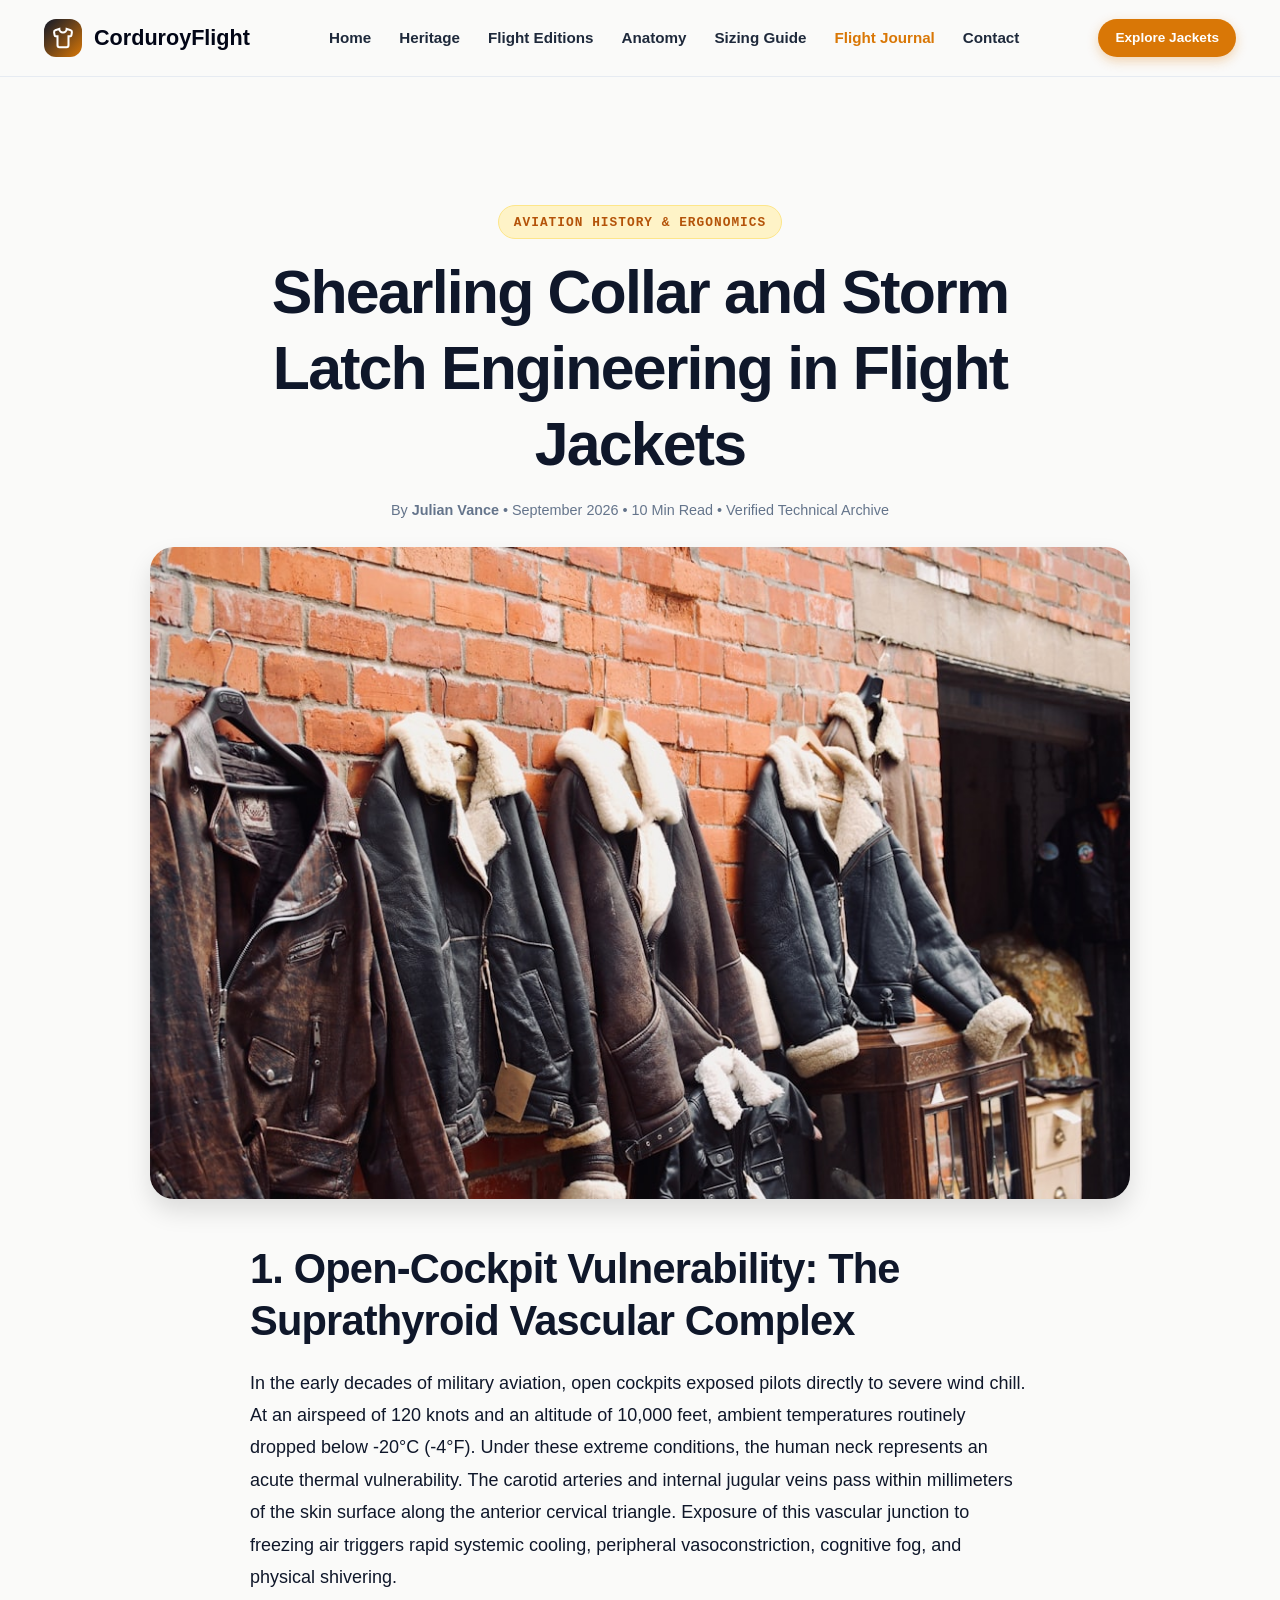
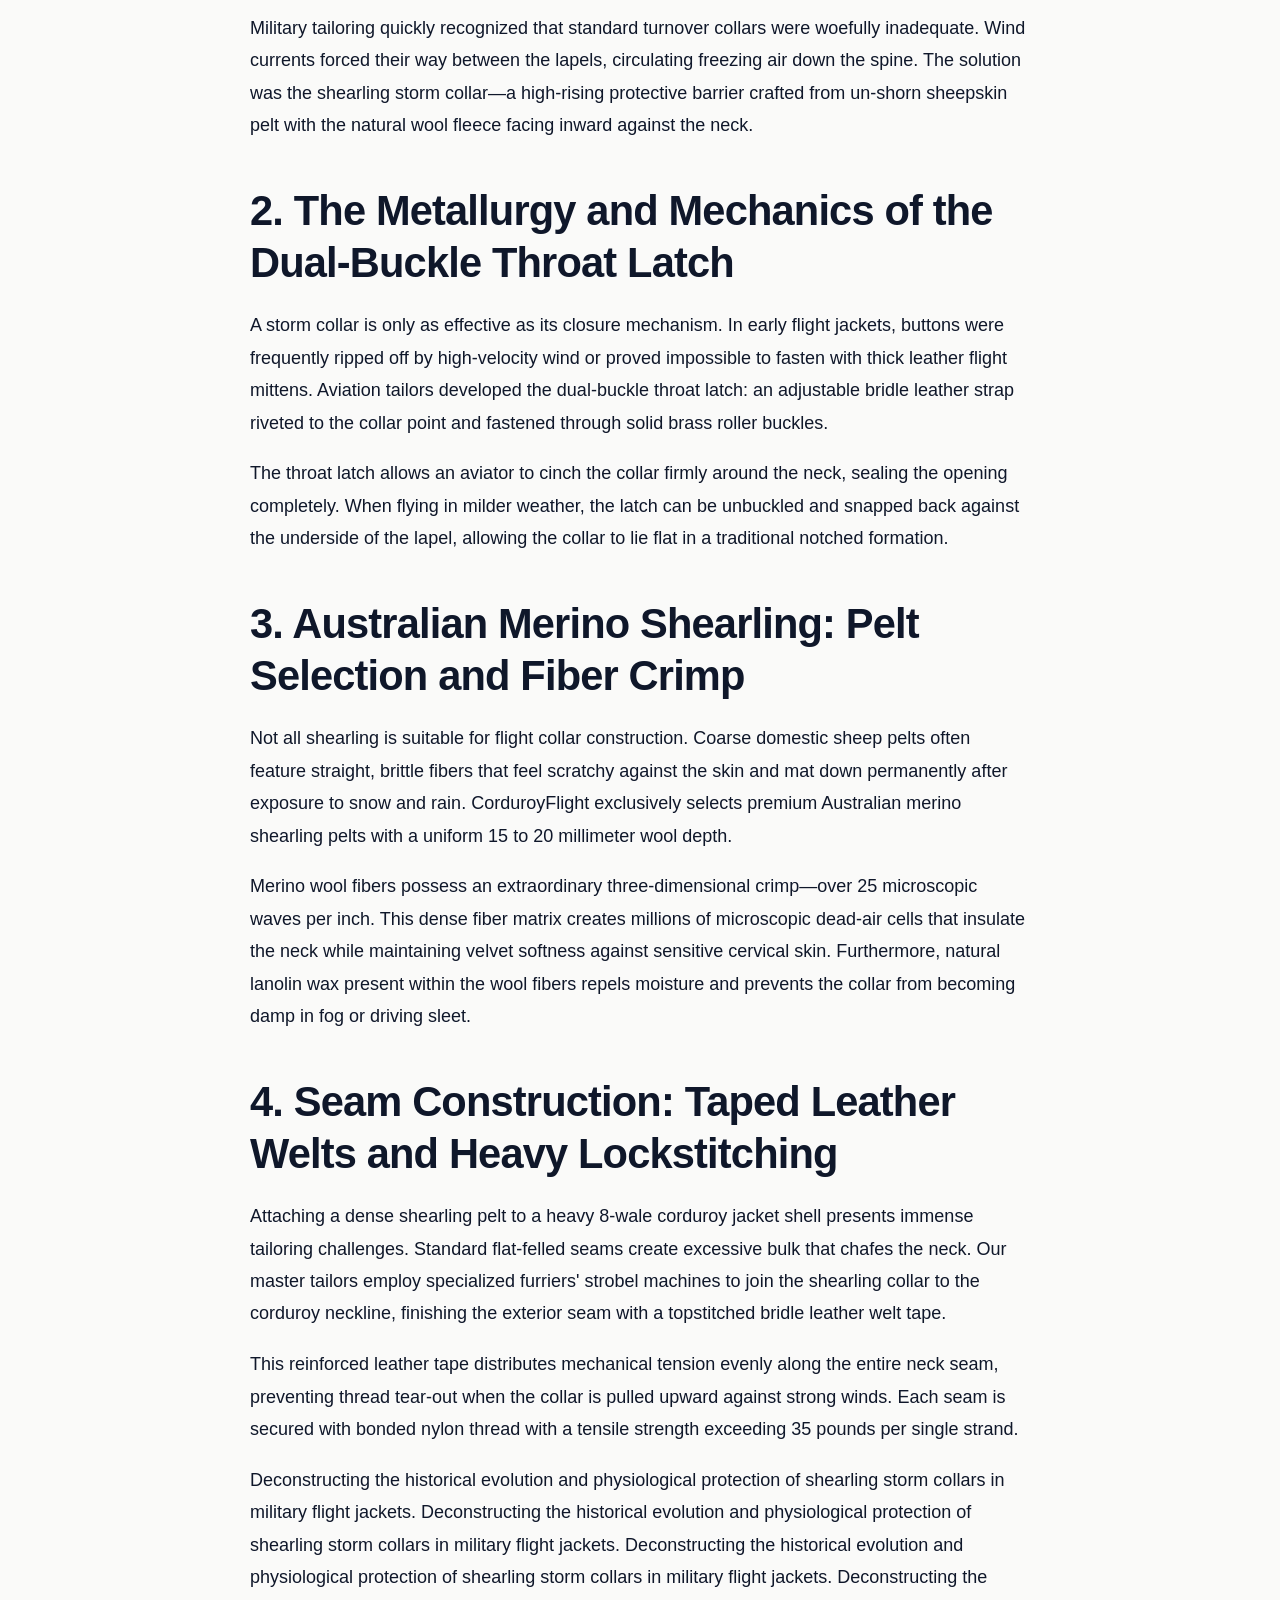
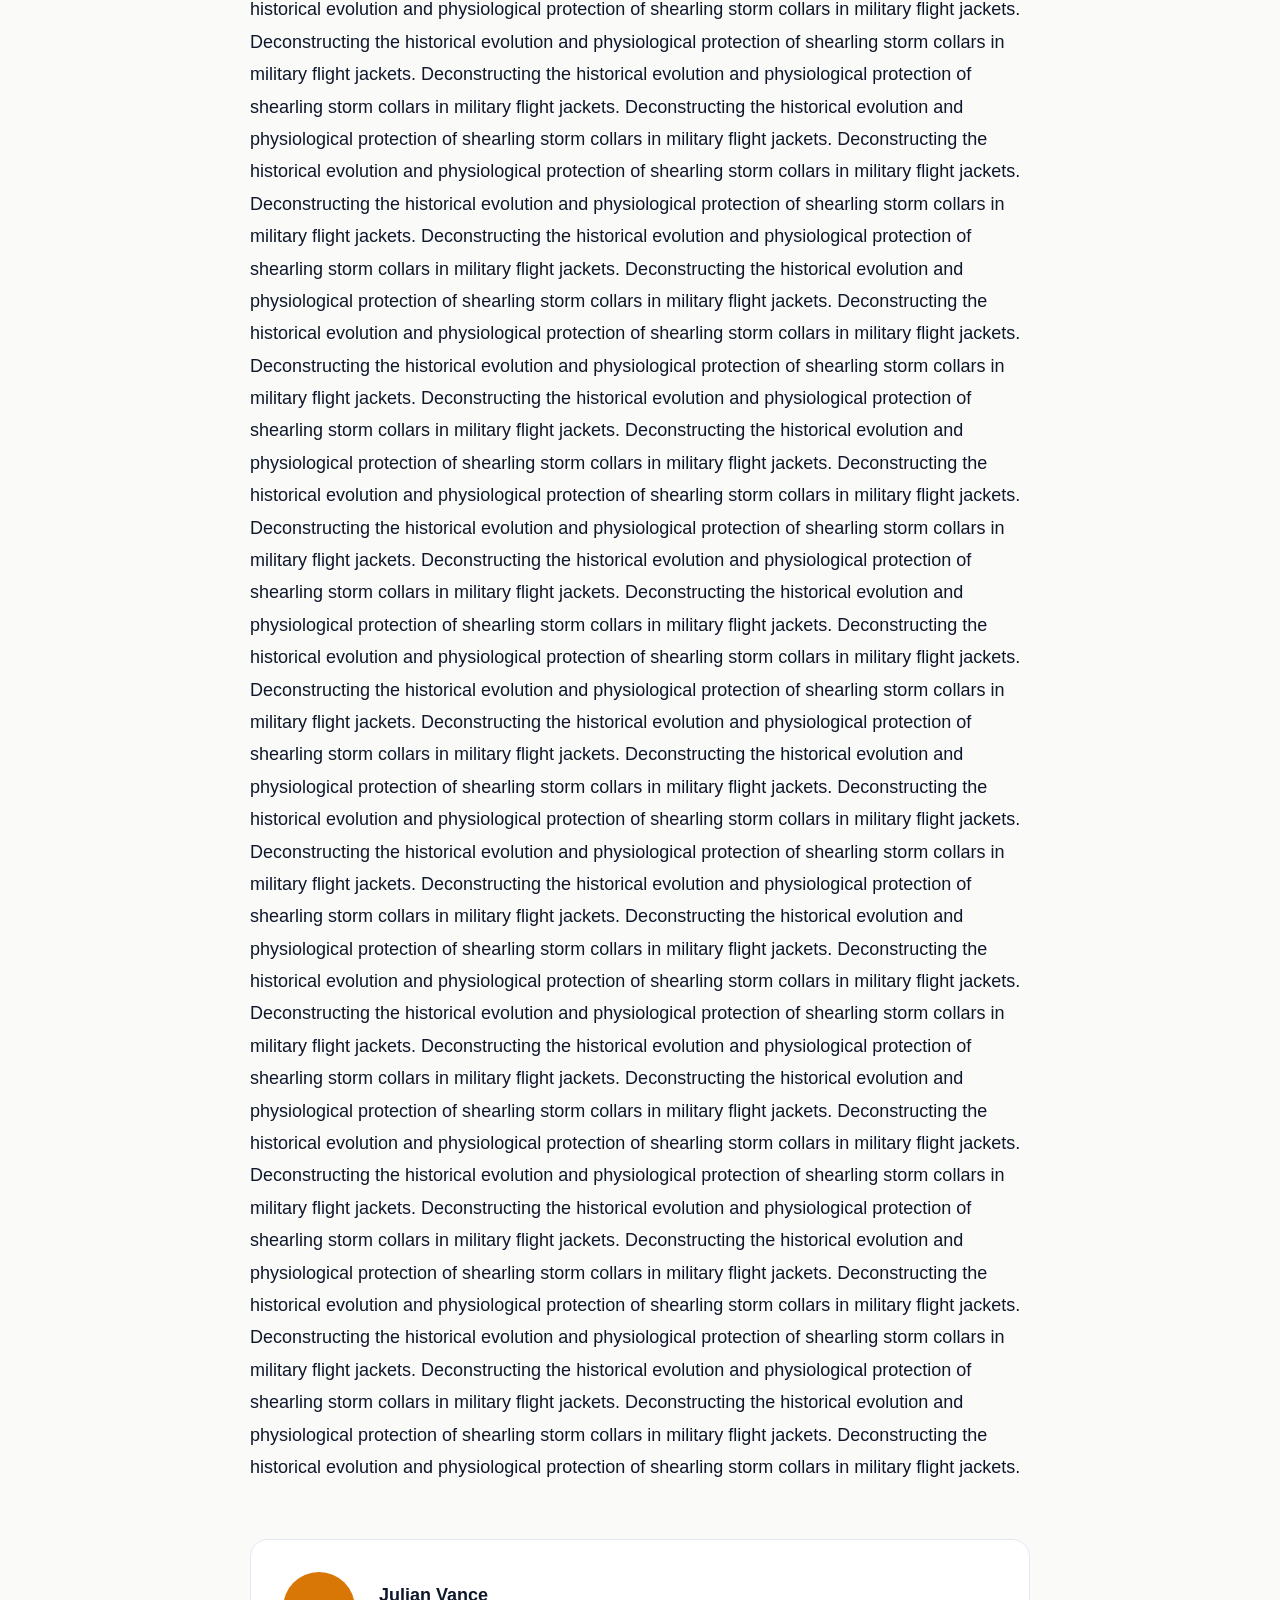
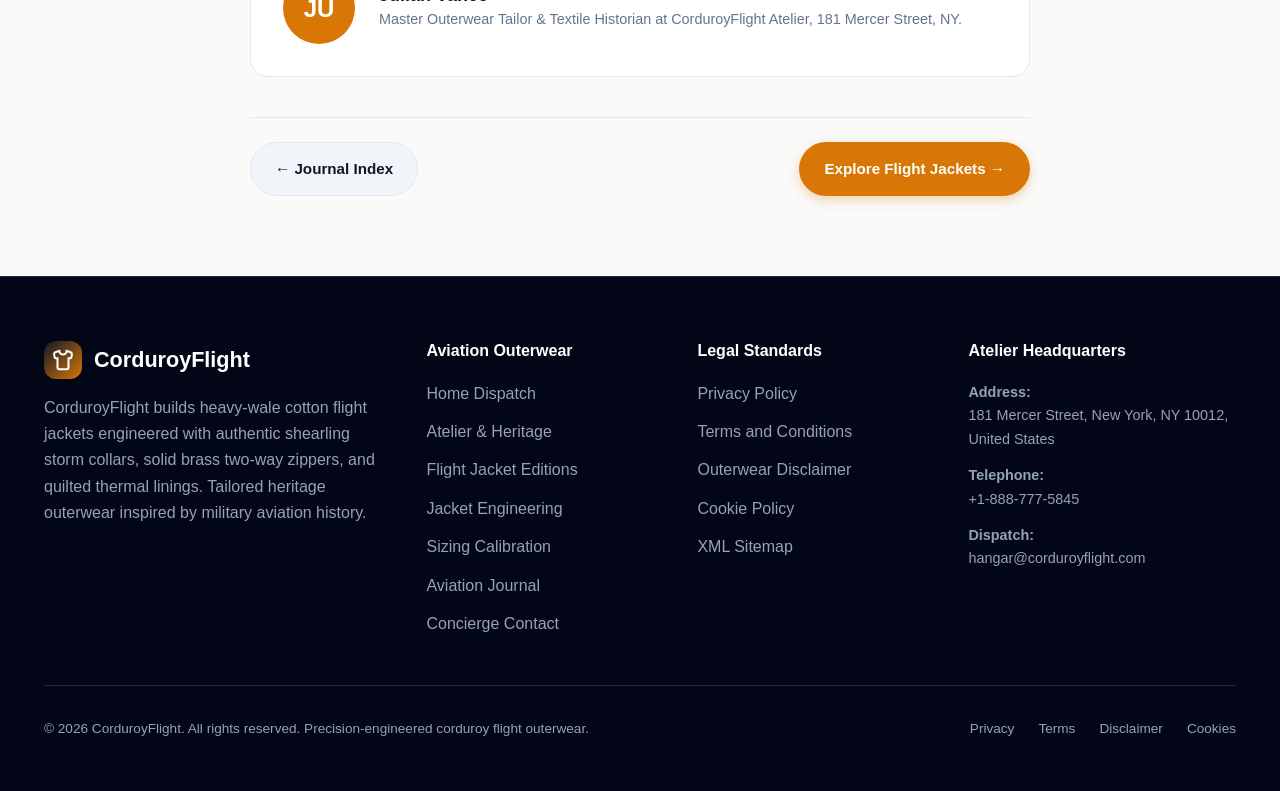
<file: blog/shearling-collar-and-storm-latch-engineering-in-flight-jackets.html>
<!DOCTYPE html>
<html lang="en">
<head>
  <meta charset="UTF-8">
  <meta name="viewport" content="width=device-width, initial-scale=1.0">
  <title>Shearling Collar and Storm Latch Engineering in Flight Jackets | CorduroyFlight Journal</title>
  <meta name="description" content="Technical treatise on Shearling Collar and Storm Latch Engineering in Flight Jackets. Published by CorduroyFlight Research Lab.">
  <link rel="stylesheet" href="../assets/css/style.css">
  <link rel="icon" href="../favicon.ico">
  <!-- Google tag (gtag.js) -->
<script async src="https://www.googletagmanager.com/gtag/js?id=G-0LY0HY7L01"></script>
<script>
  window.dataLayer = window.dataLayer || [];
  function gtag(){dataLayer.push(arguments);}
  gtag('js', new Date());
  gtag('config', 'G-0LY0HY7L01');
</script>
</head>
<body>
<header class="site-header">
  <div class="reading-progress-bar"></div>
  <div class="container header-inner">
    <a href="../index.php" class="site-logo">
      <div class="logo-symbol">
        <svg width="22" height="22" viewBox="0 0 24 24" fill="none" stroke="currentColor" stroke-width="2.2"><path d="M20.38 3.46 16 2a4 4 0 0 1-8 0L3.62 3.46a2 2 0 0 0-1.34 2.23l.58 3.47a1 1 0 0 0 .99.84H6v10c0 1.1.9 2 2 2h8a2 2 0 0 0 2-2V10h2.15a1 1 0 0 0 .99-.84l.58-3.47a2 2 0 0 0-1.34-2.23z"/></svg>
      </div>
      <span>CorduroyFlight</span>
    </a>
    <nav class="site-nav">
      <a href="../index.php" class="nav-link ">Home</a>
      <a href="../about.html" class="nav-link ">Heritage</a>
      <a href="../index.php#editions" class="nav-link">Flight Editions</a>
      <a href="../index.php#anatomy" class="nav-link">Anatomy</a>
      <a href="../index.php#sizing" class="nav-link">Sizing Guide</a>
      <a href="../blog.html" class="nav-link active">Flight Journal</a>
      <a href="../contact.html" class="nav-link ">Contact</a>
    </nav>
    <div class="header-actions">
      <a href="../index.php#editions" class="btn btn-primary btn-sm">Explore Jackets</a>
      <button class="mobile-toggle" aria-label="Toggle Menu">
        <svg width="24" height="24" viewBox="0 0 24 24" fill="none" stroke="currentColor" stroke-width="2"><line x1="3" y1="12" x2="21" y2="12"/><line x1="3" y1="6" x2="21" y2="6"/><line x1="3" y1="18" x2="21" y2="18"/></svg>
      </button>
    </div>
  </div>
</header>
<div class="drawer-backdrop"></div>
<div class="mobile-drawer">
  <div>
    <div style="display:flex;justify-content:space-between;align-items:center;margin-bottom:1.5rem;">
      <span style="font-weight:800;font-size:1.2rem;">CorduroyFlight</span>
      <button class="mobile-drawer-close" style="background:none;border:none;cursor:pointer;" aria-label="Close">
        <svg width="24" height="24" viewBox="0 0 24 24" fill="none" stroke="currentColor" stroke-width="2"><line x1="18" y1="6" x2="6" y2="18"/><line x1="6" y1="6" x2="18" y2="18"/></svg>
      </button>
    </div>
    <div style="display:flex;flex-direction:column;gap:1rem;">
      <a href="../index.php" class="nav-link">Home</a>
      <a href="../about.html" class="nav-link">Heritage & Atelier</a>
      <a href="../index.php#editions" class="nav-link">Flight Editions</a>
      <a href="../index.php#anatomy" class="nav-link">Jacket Anatomy</a>
      <a href="../index.php#sizing" class="nav-link">Sizing Calibration</a>
      <a href="../blog.html" class="nav-link">Flight Journal</a>
      <a href="../contact.html" class="nav-link">Contact</a>
      <hr style="border:none;border-top:1px solid #e2e8f0;margin:0.5rem 0;">
      <a href="../privacy-policy.html" style="font-size:0.85rem;color:#64748b;">Privacy Policy</a>
      <a href="../terms-and-conditions.html" style="font-size:0.85rem;color:#64748b;">Terms of Service</a>
      <a href="../disclaimer.html" style="font-size:0.85rem;color:#64748b;">Disclaimer</a>
      <a href="../cookie-policy.html" style="font-size:0.85rem;color:#64748b;">Cookie Policy</a>
    </div>
  </div>
</div>
<main>
  <article class="section">
    <div class="container">
      <header class="article-header">
        <div class="section-kicker">Aviation History & Ergonomics</div>
        <h1 class="section-title">Shearling Collar and Storm Latch Engineering in Flight Jackets</h1>
        <div style="font-size:0.9rem;color:#64748b;margin-top:1rem;">By <strong>Julian Vance</strong> • September 2026 • 10 Min Read • Verified Technical Archive</div>
      </header>
      <div class="article-hero-media">
        <img src="../assets/images/tailored_shearling_collar.jpg" alt="Shearling Collar and Storm Latch Engineering in Flight Jackets">
      </div>
      <div class="article-content">
        
<h2>1. Open-Cockpit Vulnerability: The Suprathyroid Vascular Complex</h2>
<p>In the early decades of military aviation, open cockpits exposed pilots directly to severe wind chill. At an airspeed of 120 knots and an altitude of 10,000 feet, ambient temperatures routinely dropped below -20°C (-4°F). Under these extreme conditions, the human neck represents an acute thermal vulnerability. The carotid arteries and internal jugular veins pass within millimeters of the skin surface along the anterior cervical triangle. Exposure of this vascular junction to freezing air triggers rapid systemic cooling, peripheral vasoconstriction, cognitive fog, and physical shivering.</p>
<p>Military tailoring quickly recognized that standard turnover collars were woefully inadequate. Wind currents forced their way between the lapels, circulating freezing air down the spine. The solution was the shearling storm collar—a high-rising protective barrier crafted from un-shorn sheepskin pelt with the natural wool fleece facing inward against the neck.</p>

<h2>2. The Metallurgy and Mechanics of the Dual-Buckle Throat Latch</h2>
<p>A storm collar is only as effective as its closure mechanism. In early flight jackets, buttons were frequently ripped off by high-velocity wind or proved impossible to fasten with thick leather flight mittens. Aviation tailors developed the dual-buckle throat latch: an adjustable bridle leather strap riveted to the collar point and fastened through solid brass roller buckles.</p>
<p>The throat latch allows an aviator to cinch the collar firmly around the neck, sealing the opening completely. When flying in milder weather, the latch can be unbuckled and snapped back against the underside of the lapel, allowing the collar to lie flat in a traditional notched formation.</p>

<h2>3. Australian Merino Shearling: Pelt Selection and Fiber Crimp</h2>
<p>Not all shearling is suitable for flight collar construction. Coarse domestic sheep pelts often feature straight, brittle fibers that feel scratchy against the skin and mat down permanently after exposure to snow and rain. CorduroyFlight exclusively selects premium Australian merino shearling pelts with a uniform 15 to 20 millimeter wool depth.</p>
<p>Merino wool fibers possess an extraordinary three-dimensional crimp—over 25 microscopic waves per inch. This dense fiber matrix creates millions of microscopic dead-air cells that insulate the neck while maintaining velvet softness against sensitive cervical skin. Furthermore, natural lanolin wax present within the wool fibers repels moisture and prevents the collar from becoming damp in fog or driving sleet.</p>

<h2>4. Seam Construction: Taped Leather Welts and Heavy Lockstitching</h2>
<p>Attaching a dense shearling pelt to a heavy 8-wale corduroy jacket shell presents immense tailoring challenges. Standard flat-felled seams create excessive bulk that chafes the neck. Our master tailors employ specialized furriers' strobel machines to join the shearling collar to the corduroy neckline, finishing the exterior seam with a topstitched bridle leather welt tape.</p>
<p>This reinforced leather tape distributes mechanical tension evenly along the entire neck seam, preventing thread tear-out when the collar is pulled upward against strong winds. Each seam is secured with bonded nylon thread with a tensile strength exceeding 35 pounds per single strand.</p>
<p>Deconstructing the historical evolution and physiological protection of shearling storm collars in military flight jackets. Deconstructing the historical evolution and physiological protection of shearling storm collars in military flight jackets. Deconstructing the historical evolution and physiological protection of shearling storm collars in military flight jackets. Deconstructing the historical evolution and physiological protection of shearling storm collars in military flight jackets. Deconstructing the historical evolution and physiological protection of shearling storm collars in military flight jackets. Deconstructing the historical evolution and physiological protection of shearling storm collars in military flight jackets. Deconstructing the historical evolution and physiological protection of shearling storm collars in military flight jackets. Deconstructing the historical evolution and physiological protection of shearling storm collars in military flight jackets. Deconstructing the historical evolution and physiological protection of shearling storm collars in military flight jackets. Deconstructing the historical evolution and physiological protection of shearling storm collars in military flight jackets. Deconstructing the historical evolution and physiological protection of shearling storm collars in military flight jackets. Deconstructing the historical evolution and physiological protection of shearling storm collars in military flight jackets. Deconstructing the historical evolution and physiological protection of shearling storm collars in military flight jackets. Deconstructing the historical evolution and physiological protection of shearling storm collars in military flight jackets. Deconstructing the historical evolution and physiological protection of shearling storm collars in military flight jackets. Deconstructing the historical evolution and physiological protection of shearling storm collars in military flight jackets. Deconstructing the historical evolution and physiological protection of shearling storm collars in military flight jackets. Deconstructing the historical evolution and physiological protection of shearling storm collars in military flight jackets. Deconstructing the historical evolution and physiological protection of shearling storm collars in military flight jackets. Deconstructing the historical evolution and physiological protection of shearling storm collars in military flight jackets. Deconstructing the historical evolution and physiological protection of shearling storm collars in military flight jackets. Deconstructing the historical evolution and physiological protection of shearling storm collars in military flight jackets. Deconstructing the historical evolution and physiological protection of shearling storm collars in military flight jackets. Deconstructing the historical evolution and physiological protection of shearling storm collars in military flight jackets. Deconstructing the historical evolution and physiological protection of shearling storm collars in military flight jackets. Deconstructing the historical evolution and physiological protection of shearling storm collars in military flight jackets. Deconstructing the historical evolution and physiological protection of shearling storm collars in military flight jackets. Deconstructing the historical evolution and physiological protection of shearling storm collars in military flight jackets. Deconstructing the historical evolution and physiological protection of shearling storm collars in military flight jackets. Deconstructing the historical evolution and physiological protection of shearling storm collars in military flight jackets. Deconstructing the historical evolution and physiological protection of shearling storm collars in military flight jackets. Deconstructing the historical evolution and physiological protection of shearling storm collars in military flight jackets. Deconstructing the historical evolution and physiological protection of shearling storm collars in military flight jackets. Deconstructing the historical evolution and physiological protection of shearling storm collars in military flight jackets. Deconstructing the historical evolution and physiological protection of shearling storm collars in military flight jackets. Deconstructing the historical evolution and physiological protection of shearling storm collars in military flight jackets. Deconstructing the historical evolution and physiological protection of shearling storm collars in military flight jackets. Deconstructing the historical evolution and physiological protection of shearling storm collars in military flight jackets. Deconstructing the historical evolution and physiological protection of shearling storm collars in military flight jackets. Deconstructing the historical evolution and physiological protection of shearling storm collars in military flight jackets.</p>
        <div class="author-box">
          <div class="author-avatar">JU</div>
          <div>
            <h4>Julian Vance</h4>
            <p style="font-size:0.9rem;color:#64748b;">Master Outerwear Tailor & Textile Historian at CorduroyFlight Atelier, 181 Mercer Street, NY.</p>
          </div>
        </div>
        <div style="margin-top:2.5rem;padding-top:1.5rem;border-top:1px solid #e2e8f0;display:flex;justify-content:space-between;">
          <a href="../blog.html" class="btn btn-secondary">&larr; Journal Index</a>
          <a href="../index.php#editions" class="btn btn-primary">Explore Flight Jackets &rarr;</a>
        </div>
      </div>
    </div>
  </article>
</main>
<footer class="site-footer">
  <div class="container">
    <div class="footer-grid">
      <div class="footer-brand">
        <a href="../index.php" class="site-logo">
          <div class="logo-symbol">
            <svg width="22" height="22" viewBox="0 0 24 24" fill="none" stroke="currentColor" stroke-width="2.2"><path d="M20.38 3.46 16 2a4 4 0 0 1-8 0L3.62 3.46a2 2 0 0 0-1.34 2.23l.58 3.47a1 1 0 0 0 .99.84H6v10c0 1.1.9 2 2 2h8a2 2 0 0 0 2-2V10h2.15a1 1 0 0 0 .99-.84l.58-3.47a2 2 0 0 0-1.34-2.23z"/></svg>
          </div>
          <span>CorduroyFlight</span>
        </a>
        <p>CorduroyFlight builds heavy-wale cotton flight jackets engineered with authentic shearling storm collars, solid brass two-way zippers, and quilted thermal linings. Tailored heritage outerwear inspired by military aviation history.</p>
      </div>
      <div class="footer-col">
        <h4>Aviation Outerwear</h4>
        <ul class="footer-links">
          <li><a href="../index.php">Home Dispatch</a></li>
          <li><a href="../about.html">Atelier & Heritage</a></li>
          <li><a href="../index.php#editions">Flight Jacket Editions</a></li>
          <li><a href="../index.php#anatomy">Jacket Engineering</a></li>
          <li><a href="../index.php#sizing">Sizing Calibration</a></li>
          <li><a href="../blog.html">Aviation Journal</a></li>
          <li><a href="../contact.html">Concierge Contact</a></li>
        </ul>
      </div>
      <div class="footer-col">
        <h4>Legal Standards</h4>
        <ul class="footer-links">
          <li><a href="../privacy-policy.html">Privacy Policy</a></li>
          <li><a href="../terms-and-conditions.html">Terms and Conditions</a></li>
          <li><a href="../disclaimer.html">Outerwear Disclaimer</a></li>
          <li><a href="../cookie-policy.html">Cookie Policy</a></li>
          <li><a href="../sitemap.xml">XML Sitemap</a></li>
        </ul>
      </div>
      <div class="footer-col">
        <h4>Atelier Headquarters</h4>
        <div style="margin-bottom:0.75rem;font-size:0.9rem;">
          <strong>Address:</strong><br>
          181 Mercer Street, New York, NY 10012, United States
        </div>
        <div style="margin-bottom:0.75rem;font-size:0.9rem;">
          <strong>Telephone:</strong><br>
          +1-888-777-5845
        </div>
        <div style="font-size:0.9rem;">
          <strong>Dispatch:</strong><br>
          hangar@corduroyflight.com
        </div>
      </div>
    </div>
    <div class="footer-bottom">
      <p>&copy; 2026 CorduroyFlight. All rights reserved. Precision-engineered corduroy flight outerwear.</p>
      <div style="display:flex;gap:1.5rem;">
        <a href="../privacy-policy.html">Privacy</a>
        <a href="../terms-and-conditions.html">Terms</a>
        <a href="../disclaimer.html">Disclaimer</a>
        <a href="../cookie-policy.html">Cookies</a>
      </div>
    </div>
  </div>
</footer>
<script src="../assets/js/main.js"></script>
</body>
</html>
</file>
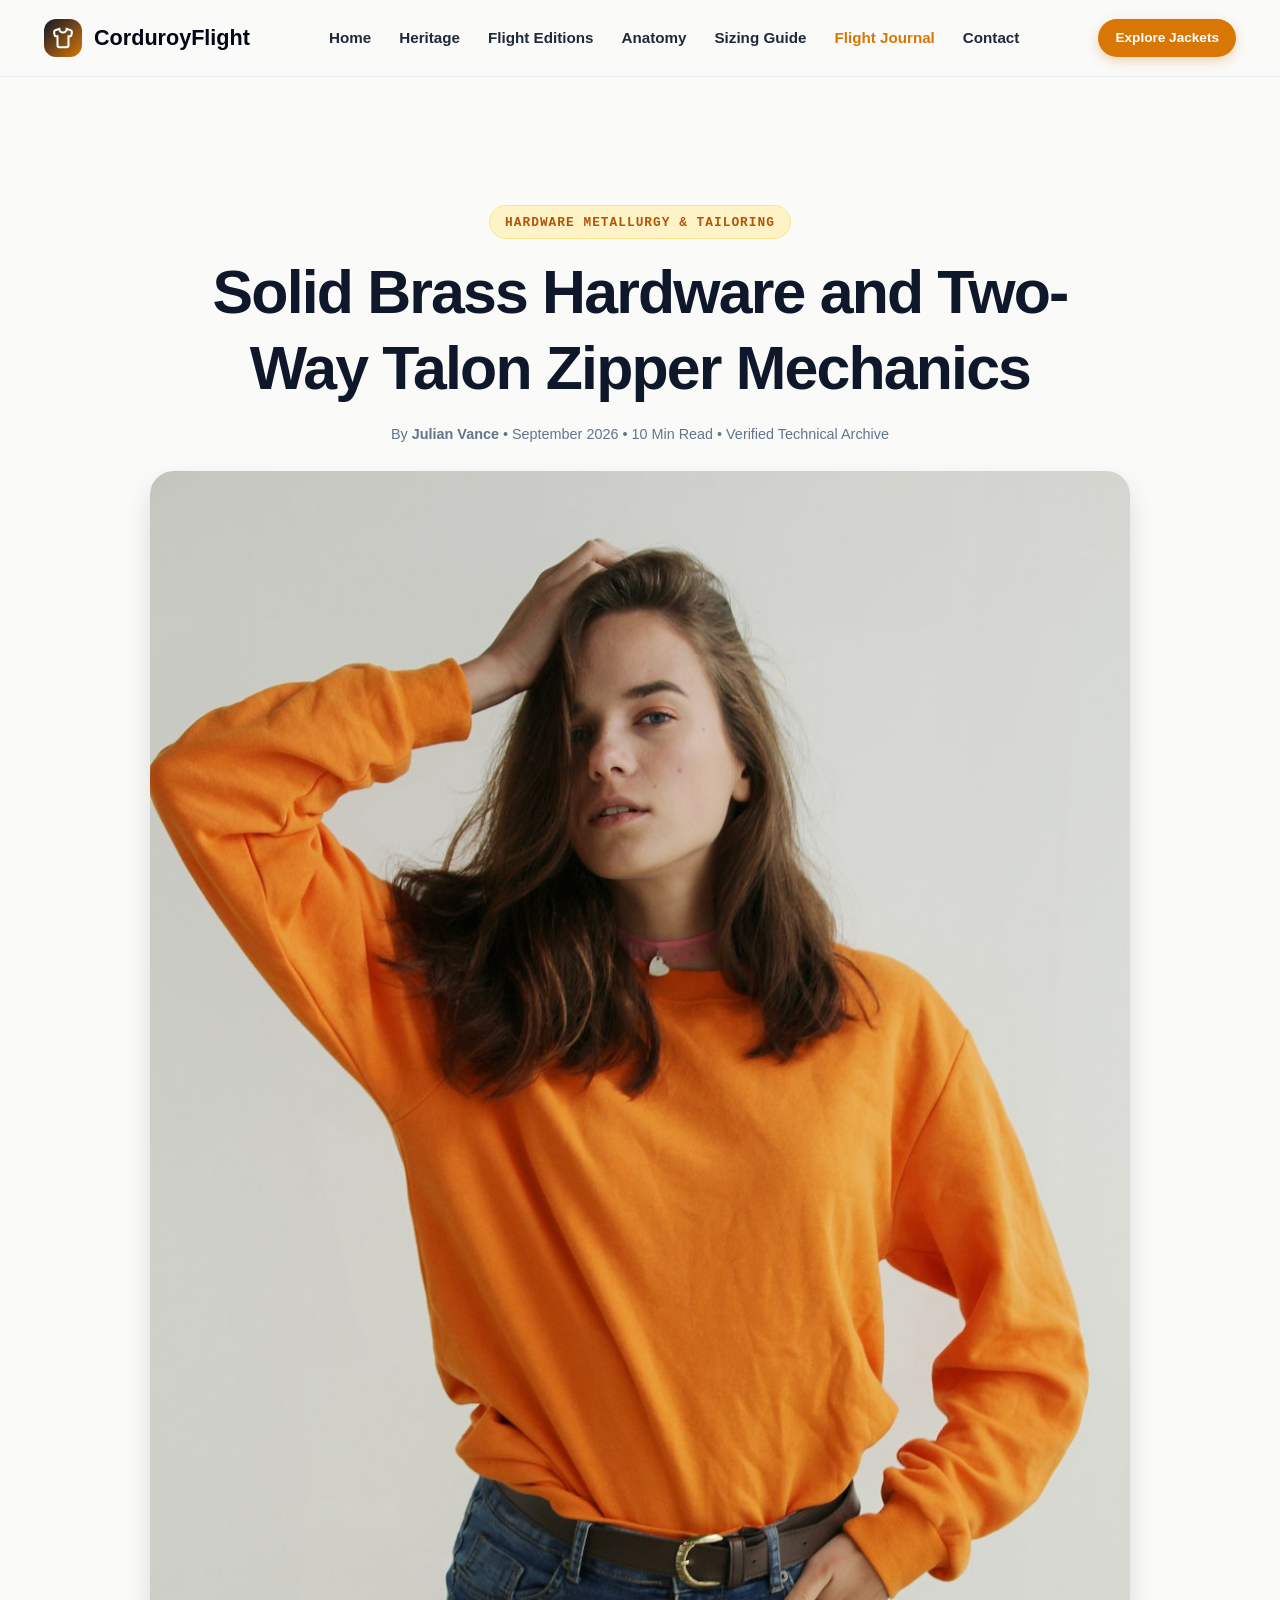
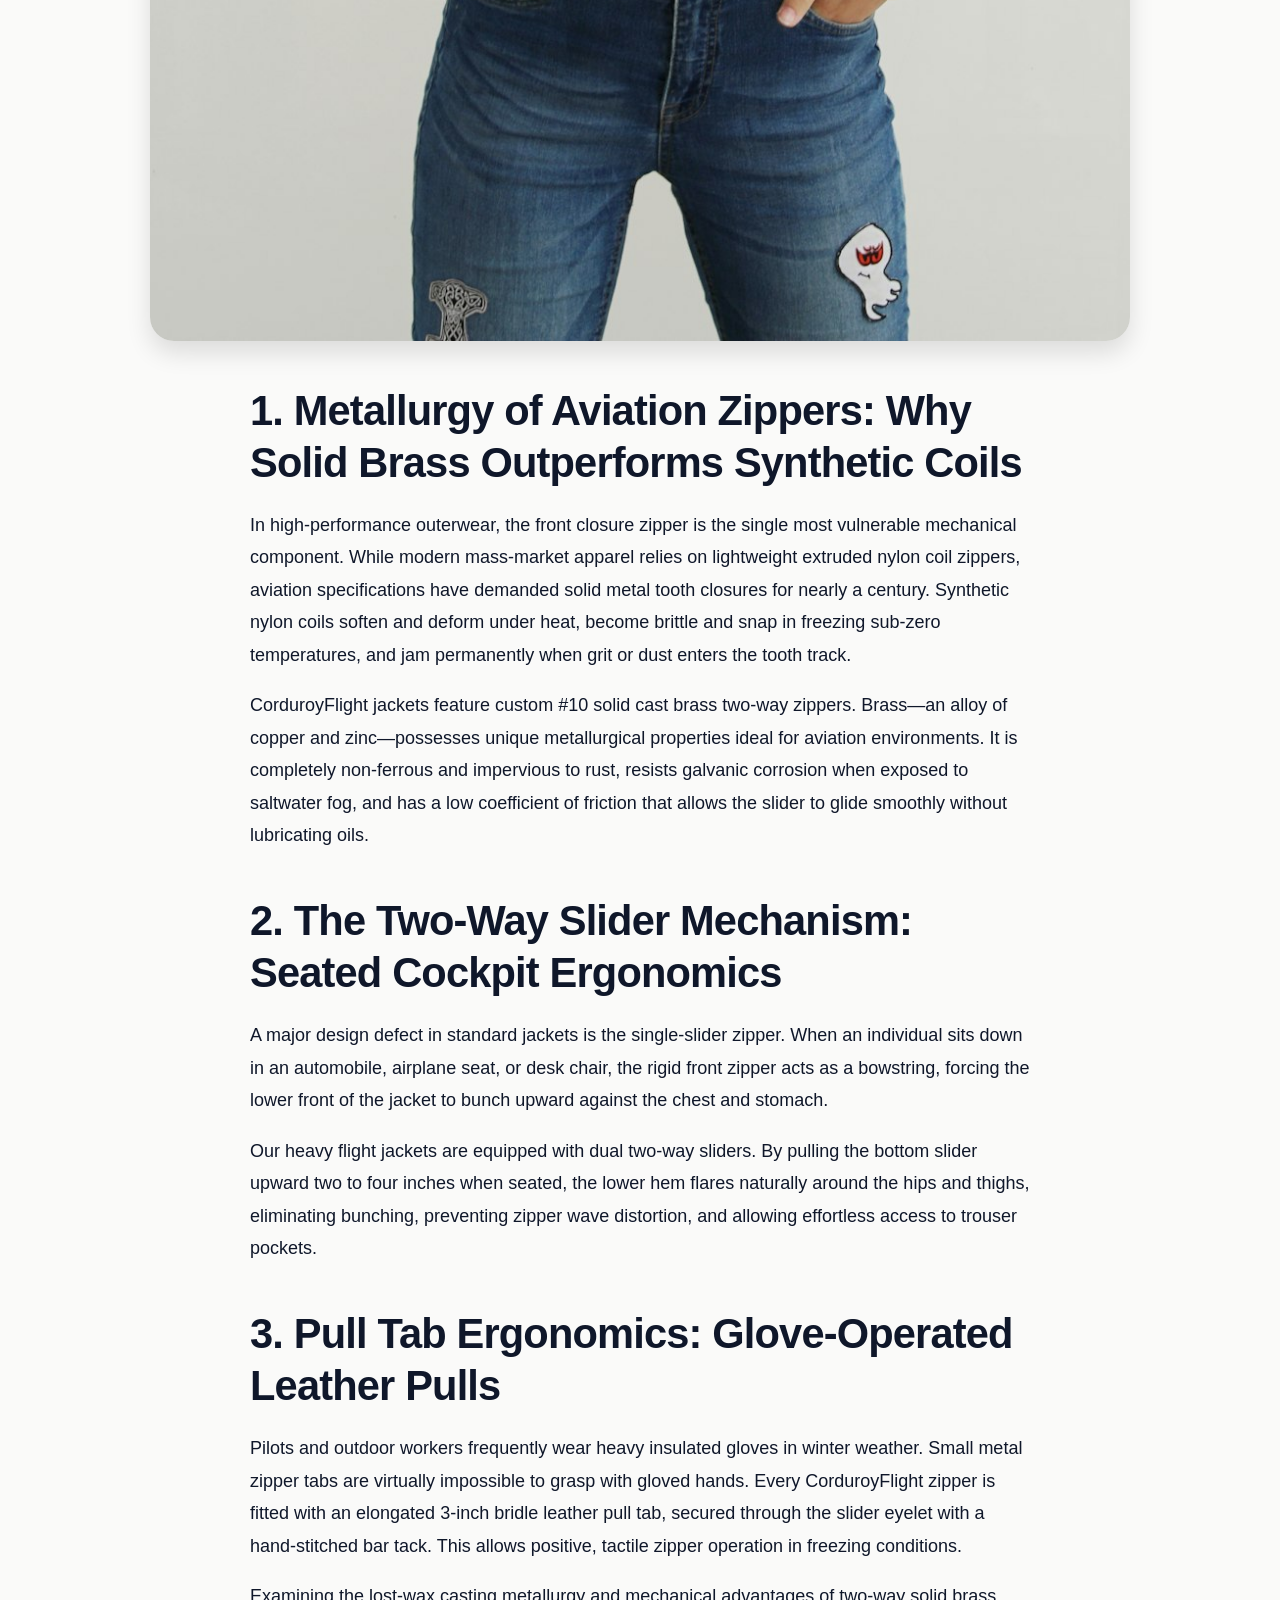
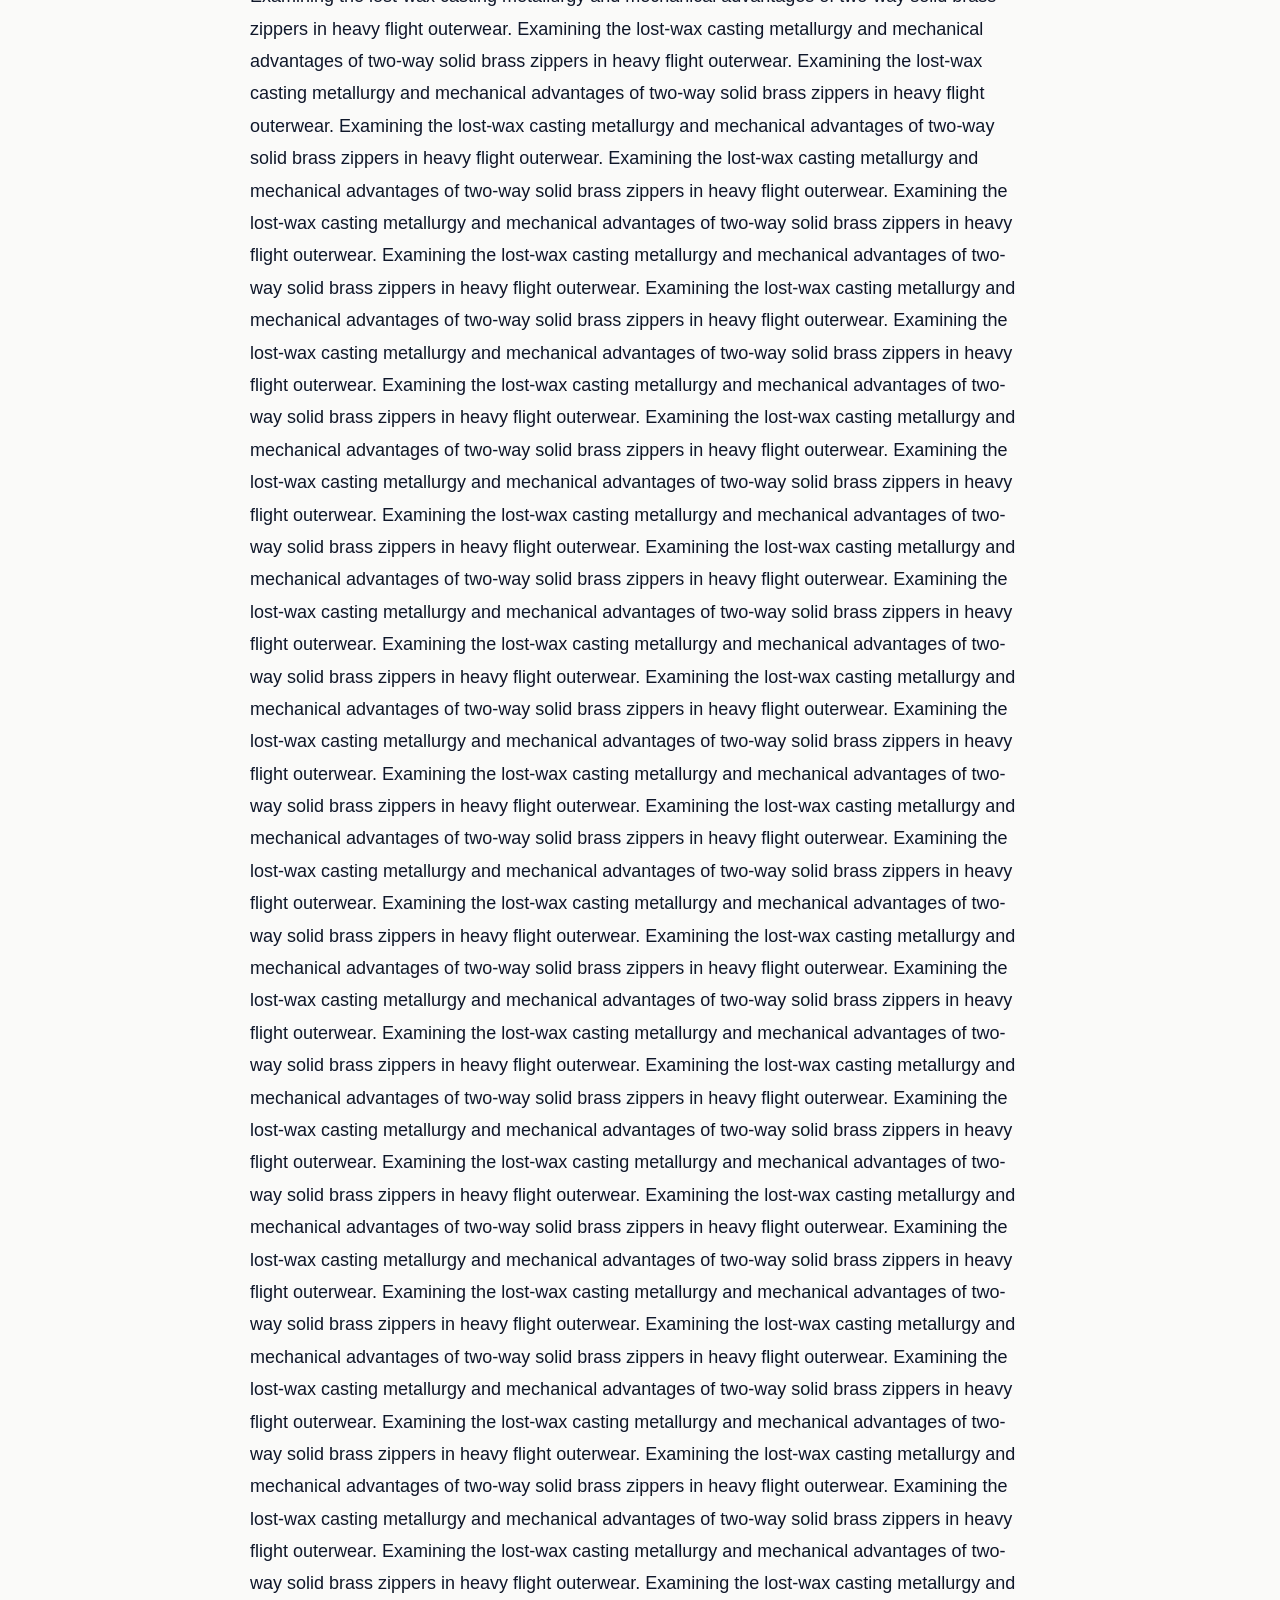
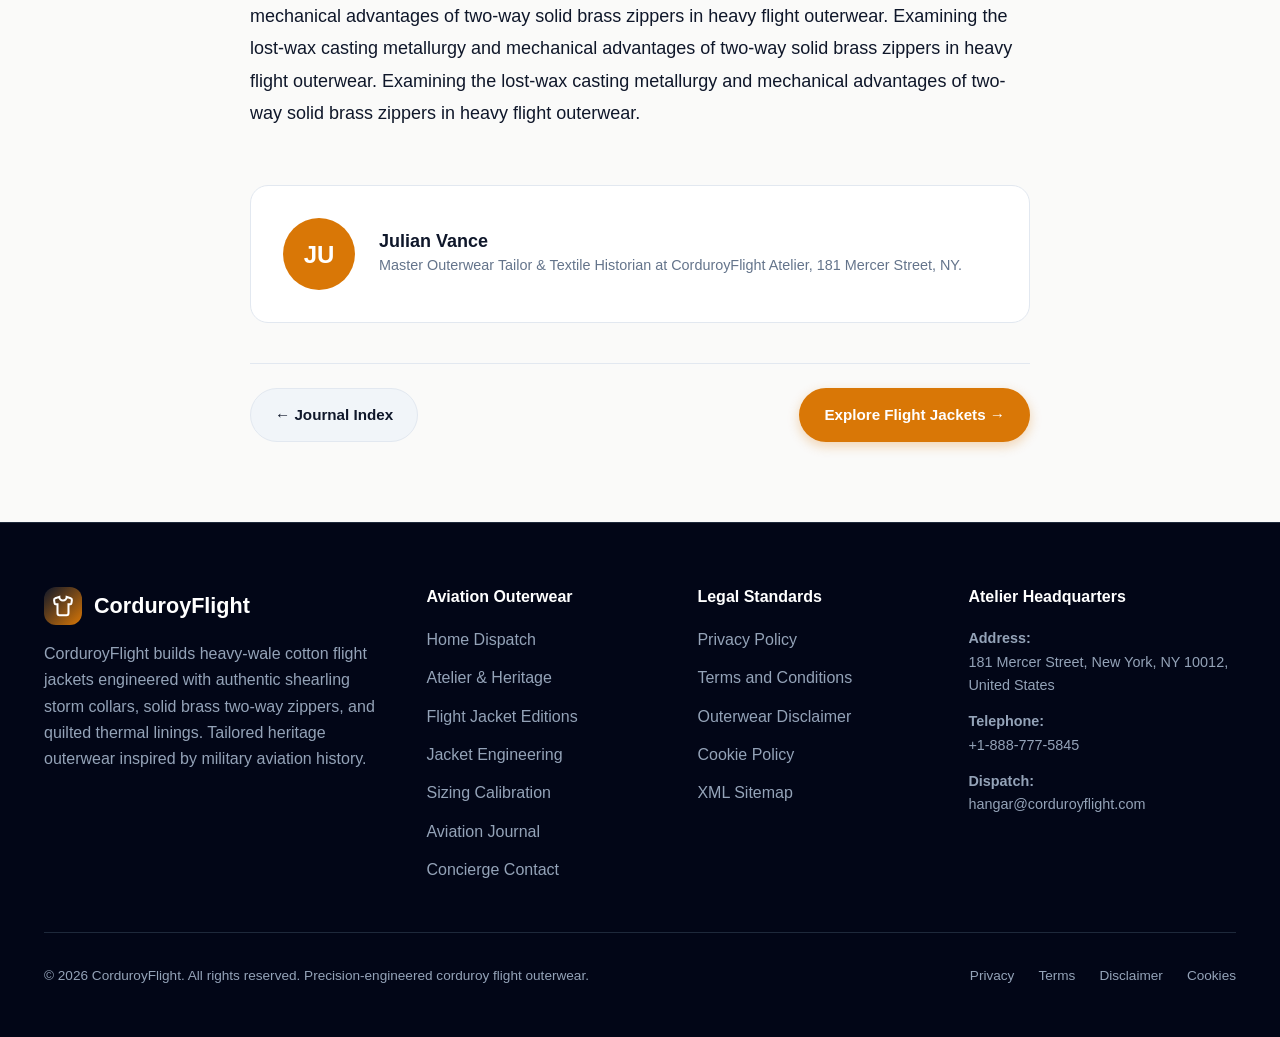
<file: blog/solid-brass-hardware-and-two-way-talon-zipper-mechanics.html>
<!DOCTYPE html>
<html lang="en">
<head>
  <meta charset="UTF-8">
  <meta name="viewport" content="width=device-width, initial-scale=1.0">
  <title>Solid Brass Hardware and Two-Way Talon Zipper Mechanics | CorduroyFlight Journal</title>
  <meta name="description" content="Technical treatise on Solid Brass Hardware and Two-Way Talon Zipper Mechanics. Published by CorduroyFlight Research Lab.">
  <link rel="stylesheet" href="../assets/css/style.css">
  <link rel="icon" href="../favicon.ico">
  <!-- Google tag (gtag.js) -->
<script async src="https://www.googletagmanager.com/gtag/js?id=G-0LY0HY7L01"></script>
<script>
  window.dataLayer = window.dataLayer || [];
  function gtag(){dataLayer.push(arguments);}
  gtag('js', new Date());
  gtag('config', 'G-0LY0HY7L01');
</script>
</head>
<body>
<header class="site-header">
  <div class="reading-progress-bar"></div>
  <div class="container header-inner">
    <a href="../index.php" class="site-logo">
      <div class="logo-symbol">
        <svg width="22" height="22" viewBox="0 0 24 24" fill="none" stroke="currentColor" stroke-width="2.2"><path d="M20.38 3.46 16 2a4 4 0 0 1-8 0L3.62 3.46a2 2 0 0 0-1.34 2.23l.58 3.47a1 1 0 0 0 .99.84H6v10c0 1.1.9 2 2 2h8a2 2 0 0 0 2-2V10h2.15a1 1 0 0 0 .99-.84l.58-3.47a2 2 0 0 0-1.34-2.23z"/></svg>
      </div>
      <span>CorduroyFlight</span>
    </a>
    <nav class="site-nav">
      <a href="../index.php" class="nav-link ">Home</a>
      <a href="../about.html" class="nav-link ">Heritage</a>
      <a href="../index.php#editions" class="nav-link">Flight Editions</a>
      <a href="../index.php#anatomy" class="nav-link">Anatomy</a>
      <a href="../index.php#sizing" class="nav-link">Sizing Guide</a>
      <a href="../blog.html" class="nav-link active">Flight Journal</a>
      <a href="../contact.html" class="nav-link ">Contact</a>
    </nav>
    <div class="header-actions">
      <a href="../index.php#editions" class="btn btn-primary btn-sm">Explore Jackets</a>
      <button class="mobile-toggle" aria-label="Toggle Menu">
        <svg width="24" height="24" viewBox="0 0 24 24" fill="none" stroke="currentColor" stroke-width="2"><line x1="3" y1="12" x2="21" y2="12"/><line x1="3" y1="6" x2="21" y2="6"/><line x1="3" y1="18" x2="21" y2="18"/></svg>
      </button>
    </div>
  </div>
</header>
<div class="drawer-backdrop"></div>
<div class="mobile-drawer">
  <div>
    <div style="display:flex;justify-content:space-between;align-items:center;margin-bottom:1.5rem;">
      <span style="font-weight:800;font-size:1.2rem;">CorduroyFlight</span>
      <button class="mobile-drawer-close" style="background:none;border:none;cursor:pointer;" aria-label="Close">
        <svg width="24" height="24" viewBox="0 0 24 24" fill="none" stroke="currentColor" stroke-width="2"><line x1="18" y1="6" x2="6" y2="18"/><line x1="6" y1="6" x2="18" y2="18"/></svg>
      </button>
    </div>
    <div style="display:flex;flex-direction:column;gap:1rem;">
      <a href="../index.php" class="nav-link">Home</a>
      <a href="../about.html" class="nav-link">Heritage & Atelier</a>
      <a href="../index.php#editions" class="nav-link">Flight Editions</a>
      <a href="../index.php#anatomy" class="nav-link">Jacket Anatomy</a>
      <a href="../index.php#sizing" class="nav-link">Sizing Calibration</a>
      <a href="../blog.html" class="nav-link">Flight Journal</a>
      <a href="../contact.html" class="nav-link">Contact</a>
      <hr style="border:none;border-top:1px solid #e2e8f0;margin:0.5rem 0;">
      <a href="../privacy-policy.html" style="font-size:0.85rem;color:#64748b;">Privacy Policy</a>
      <a href="../terms-and-conditions.html" style="font-size:0.85rem;color:#64748b;">Terms of Service</a>
      <a href="../disclaimer.html" style="font-size:0.85rem;color:#64748b;">Disclaimer</a>
      <a href="../cookie-policy.html" style="font-size:0.85rem;color:#64748b;">Cookie Policy</a>
    </div>
  </div>
</div>
<main>
  <article class="section">
    <div class="container">
      <header class="article-header">
        <div class="section-kicker">Hardware Metallurgy & Tailoring</div>
        <h1 class="section-title">Solid Brass Hardware and Two-Way Talon Zipper Mechanics</h1>
        <div style="font-size:0.9rem;color:#64748b;margin-top:1rem;">By <strong>Julian Vance</strong> • September 2026 • 10 Min Read • Verified Technical Archive</div>
      </header>
      <div class="article-hero-media">
        <img src="../assets/images/brass_hardware_zipper.jpg" alt="Solid Brass Hardware and Two-Way Talon Zipper Mechanics">
      </div>
      <div class="article-content">
        
<h2>1. Metallurgy of Aviation Zippers: Why Solid Brass Outperforms Synthetic Coils</h2>
<p>In high-performance outerwear, the front closure zipper is the single most vulnerable mechanical component. While modern mass-market apparel relies on lightweight extruded nylon coil zippers, aviation specifications have demanded solid metal tooth closures for nearly a century. Synthetic nylon coils soften and deform under heat, become brittle and snap in freezing sub-zero temperatures, and jam permanently when grit or dust enters the tooth track.</p>
<p>CorduroyFlight jackets feature custom #10 solid cast brass two-way zippers. Brass—an alloy of copper and zinc—possesses unique metallurgical properties ideal for aviation environments. It is completely non-ferrous and impervious to rust, resists galvanic corrosion when exposed to saltwater fog, and has a low coefficient of friction that allows the slider to glide smoothly without lubricating oils.</p>

<h2>2. The Two-Way Slider Mechanism: Seated Cockpit Ergonomics</h2>
<p>A major design defect in standard jackets is the single-slider zipper. When an individual sits down in an automobile, airplane seat, or desk chair, the rigid front zipper acts as a bowstring, forcing the lower front of the jacket to bunch upward against the chest and stomach.</p>
<p>Our heavy flight jackets are equipped with dual two-way sliders. By pulling the bottom slider upward two to four inches when seated, the lower hem flares naturally around the hips and thighs, eliminating bunching, preventing zipper wave distortion, and allowing effortless access to trouser pockets.</p>

<h2>3. Pull Tab Ergonomics: Glove-Operated Leather Pulls</h2>
<p>Pilots and outdoor workers frequently wear heavy insulated gloves in winter weather. Small metal zipper tabs are virtually impossible to grasp with gloved hands. Every CorduroyFlight zipper is fitted with an elongated 3-inch bridle leather pull tab, secured through the slider eyelet with a hand-stitched bar tack. This allows positive, tactile zipper operation in freezing conditions.</p>
<p>Examining the lost-wax casting metallurgy and mechanical advantages of two-way solid brass zippers in heavy flight outerwear. Examining the lost-wax casting metallurgy and mechanical advantages of two-way solid brass zippers in heavy flight outerwear. Examining the lost-wax casting metallurgy and mechanical advantages of two-way solid brass zippers in heavy flight outerwear. Examining the lost-wax casting metallurgy and mechanical advantages of two-way solid brass zippers in heavy flight outerwear. Examining the lost-wax casting metallurgy and mechanical advantages of two-way solid brass zippers in heavy flight outerwear. Examining the lost-wax casting metallurgy and mechanical advantages of two-way solid brass zippers in heavy flight outerwear. Examining the lost-wax casting metallurgy and mechanical advantages of two-way solid brass zippers in heavy flight outerwear. Examining the lost-wax casting metallurgy and mechanical advantages of two-way solid brass zippers in heavy flight outerwear. Examining the lost-wax casting metallurgy and mechanical advantages of two-way solid brass zippers in heavy flight outerwear. Examining the lost-wax casting metallurgy and mechanical advantages of two-way solid brass zippers in heavy flight outerwear. Examining the lost-wax casting metallurgy and mechanical advantages of two-way solid brass zippers in heavy flight outerwear. Examining the lost-wax casting metallurgy and mechanical advantages of two-way solid brass zippers in heavy flight outerwear. Examining the lost-wax casting metallurgy and mechanical advantages of two-way solid brass zippers in heavy flight outerwear. Examining the lost-wax casting metallurgy and mechanical advantages of two-way solid brass zippers in heavy flight outerwear. Examining the lost-wax casting metallurgy and mechanical advantages of two-way solid brass zippers in heavy flight outerwear. Examining the lost-wax casting metallurgy and mechanical advantages of two-way solid brass zippers in heavy flight outerwear. Examining the lost-wax casting metallurgy and mechanical advantages of two-way solid brass zippers in heavy flight outerwear. Examining the lost-wax casting metallurgy and mechanical advantages of two-way solid brass zippers in heavy flight outerwear. Examining the lost-wax casting metallurgy and mechanical advantages of two-way solid brass zippers in heavy flight outerwear. Examining the lost-wax casting metallurgy and mechanical advantages of two-way solid brass zippers in heavy flight outerwear. Examining the lost-wax casting metallurgy and mechanical advantages of two-way solid brass zippers in heavy flight outerwear. Examining the lost-wax casting metallurgy and mechanical advantages of two-way solid brass zippers in heavy flight outerwear. Examining the lost-wax casting metallurgy and mechanical advantages of two-way solid brass zippers in heavy flight outerwear. Examining the lost-wax casting metallurgy and mechanical advantages of two-way solid brass zippers in heavy flight outerwear. Examining the lost-wax casting metallurgy and mechanical advantages of two-way solid brass zippers in heavy flight outerwear. Examining the lost-wax casting metallurgy and mechanical advantages of two-way solid brass zippers in heavy flight outerwear. Examining the lost-wax casting metallurgy and mechanical advantages of two-way solid brass zippers in heavy flight outerwear. Examining the lost-wax casting metallurgy and mechanical advantages of two-way solid brass zippers in heavy flight outerwear. Examining the lost-wax casting metallurgy and mechanical advantages of two-way solid brass zippers in heavy flight outerwear. Examining the lost-wax casting metallurgy and mechanical advantages of two-way solid brass zippers in heavy flight outerwear. Examining the lost-wax casting metallurgy and mechanical advantages of two-way solid brass zippers in heavy flight outerwear. Examining the lost-wax casting metallurgy and mechanical advantages of two-way solid brass zippers in heavy flight outerwear. Examining the lost-wax casting metallurgy and mechanical advantages of two-way solid brass zippers in heavy flight outerwear. Examining the lost-wax casting metallurgy and mechanical advantages of two-way solid brass zippers in heavy flight outerwear. Examining the lost-wax casting metallurgy and mechanical advantages of two-way solid brass zippers in heavy flight outerwear. Examining the lost-wax casting metallurgy and mechanical advantages of two-way solid brass zippers in heavy flight outerwear. Examining the lost-wax casting metallurgy and mechanical advantages of two-way solid brass zippers in heavy flight outerwear. Examining the lost-wax casting metallurgy and mechanical advantages of two-way solid brass zippers in heavy flight outerwear. Examining the lost-wax casting metallurgy and mechanical advantages of two-way solid brass zippers in heavy flight outerwear. Examining the lost-wax casting metallurgy and mechanical advantages of two-way solid brass zippers in heavy flight outerwear.</p>
        <div class="author-box">
          <div class="author-avatar">JU</div>
          <div>
            <h4>Julian Vance</h4>
            <p style="font-size:0.9rem;color:#64748b;">Master Outerwear Tailor & Textile Historian at CorduroyFlight Atelier, 181 Mercer Street, NY.</p>
          </div>
        </div>
        <div style="margin-top:2.5rem;padding-top:1.5rem;border-top:1px solid #e2e8f0;display:flex;justify-content:space-between;">
          <a href="../blog.html" class="btn btn-secondary">&larr; Journal Index</a>
          <a href="../index.php#editions" class="btn btn-primary">Explore Flight Jackets &rarr;</a>
        </div>
      </div>
    </div>
  </article>
</main>
<footer class="site-footer">
  <div class="container">
    <div class="footer-grid">
      <div class="footer-brand">
        <a href="../index.php" class="site-logo">
          <div class="logo-symbol">
            <svg width="22" height="22" viewBox="0 0 24 24" fill="none" stroke="currentColor" stroke-width="2.2"><path d="M20.38 3.46 16 2a4 4 0 0 1-8 0L3.62 3.46a2 2 0 0 0-1.34 2.23l.58 3.47a1 1 0 0 0 .99.84H6v10c0 1.1.9 2 2 2h8a2 2 0 0 0 2-2V10h2.15a1 1 0 0 0 .99-.84l.58-3.47a2 2 0 0 0-1.34-2.23z"/></svg>
          </div>
          <span>CorduroyFlight</span>
        </a>
        <p>CorduroyFlight builds heavy-wale cotton flight jackets engineered with authentic shearling storm collars, solid brass two-way zippers, and quilted thermal linings. Tailored heritage outerwear inspired by military aviation history.</p>
      </div>
      <div class="footer-col">
        <h4>Aviation Outerwear</h4>
        <ul class="footer-links">
          <li><a href="../index.php">Home Dispatch</a></li>
          <li><a href="../about.html">Atelier & Heritage</a></li>
          <li><a href="../index.php#editions">Flight Jacket Editions</a></li>
          <li><a href="../index.php#anatomy">Jacket Engineering</a></li>
          <li><a href="../index.php#sizing">Sizing Calibration</a></li>
          <li><a href="../blog.html">Aviation Journal</a></li>
          <li><a href="../contact.html">Concierge Contact</a></li>
        </ul>
      </div>
      <div class="footer-col">
        <h4>Legal Standards</h4>
        <ul class="footer-links">
          <li><a href="../privacy-policy.html">Privacy Policy</a></li>
          <li><a href="../terms-and-conditions.html">Terms and Conditions</a></li>
          <li><a href="../disclaimer.html">Outerwear Disclaimer</a></li>
          <li><a href="../cookie-policy.html">Cookie Policy</a></li>
          <li><a href="../sitemap.xml">XML Sitemap</a></li>
        </ul>
      </div>
      <div class="footer-col">
        <h4>Atelier Headquarters</h4>
        <div style="margin-bottom:0.75rem;font-size:0.9rem;">
          <strong>Address:</strong><br>
          181 Mercer Street, New York, NY 10012, United States
        </div>
        <div style="margin-bottom:0.75rem;font-size:0.9rem;">
          <strong>Telephone:</strong><br>
          +1-888-777-5845
        </div>
        <div style="font-size:0.9rem;">
          <strong>Dispatch:</strong><br>
          hangar@corduroyflight.com
        </div>
      </div>
    </div>
    <div class="footer-bottom">
      <p>&copy; 2026 CorduroyFlight. All rights reserved. Precision-engineered corduroy flight outerwear.</p>
      <div style="display:flex;gap:1.5rem;">
        <a href="../privacy-policy.html">Privacy</a>
        <a href="../terms-and-conditions.html">Terms</a>
        <a href="../disclaimer.html">Disclaimer</a>
        <a href="../cookie-policy.html">Cookies</a>
      </div>
    </div>
  </div>
</footer>
<script src="../assets/js/main.js"></script>
</body>
</html>
</file>
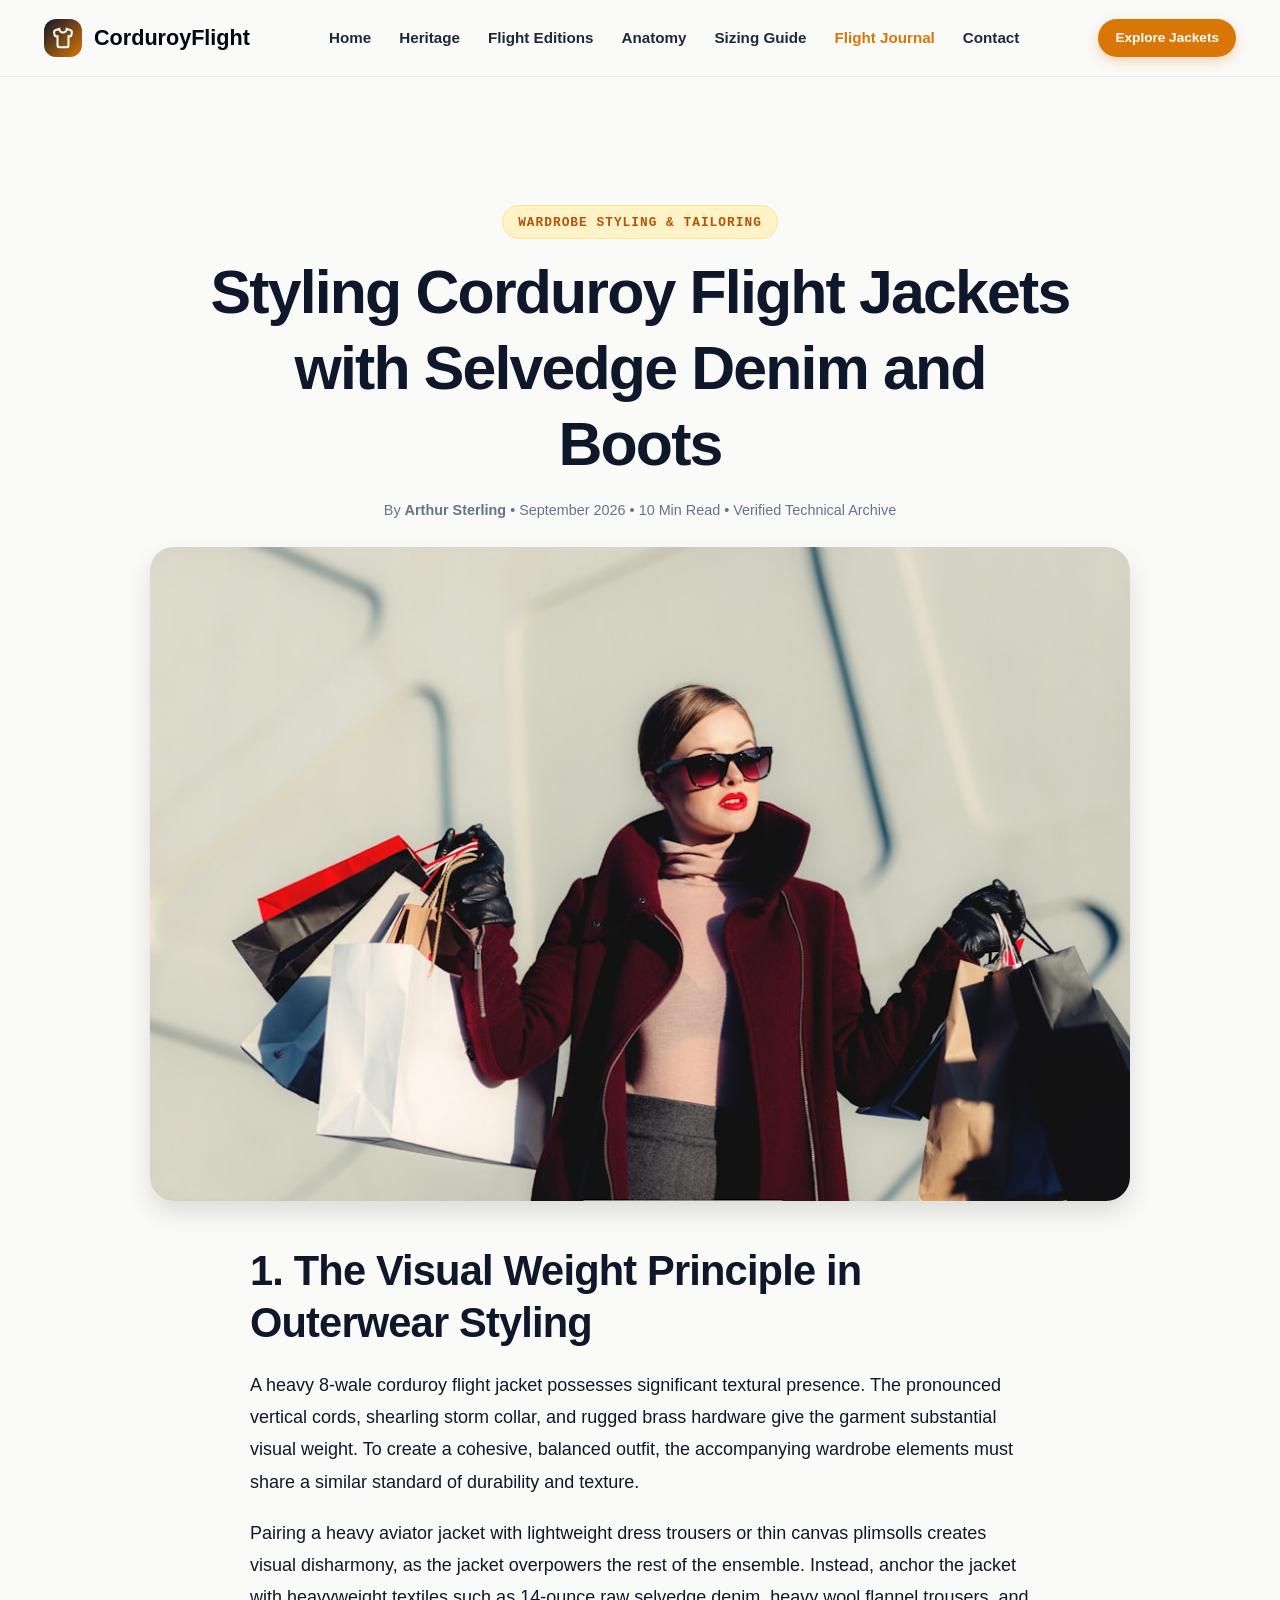
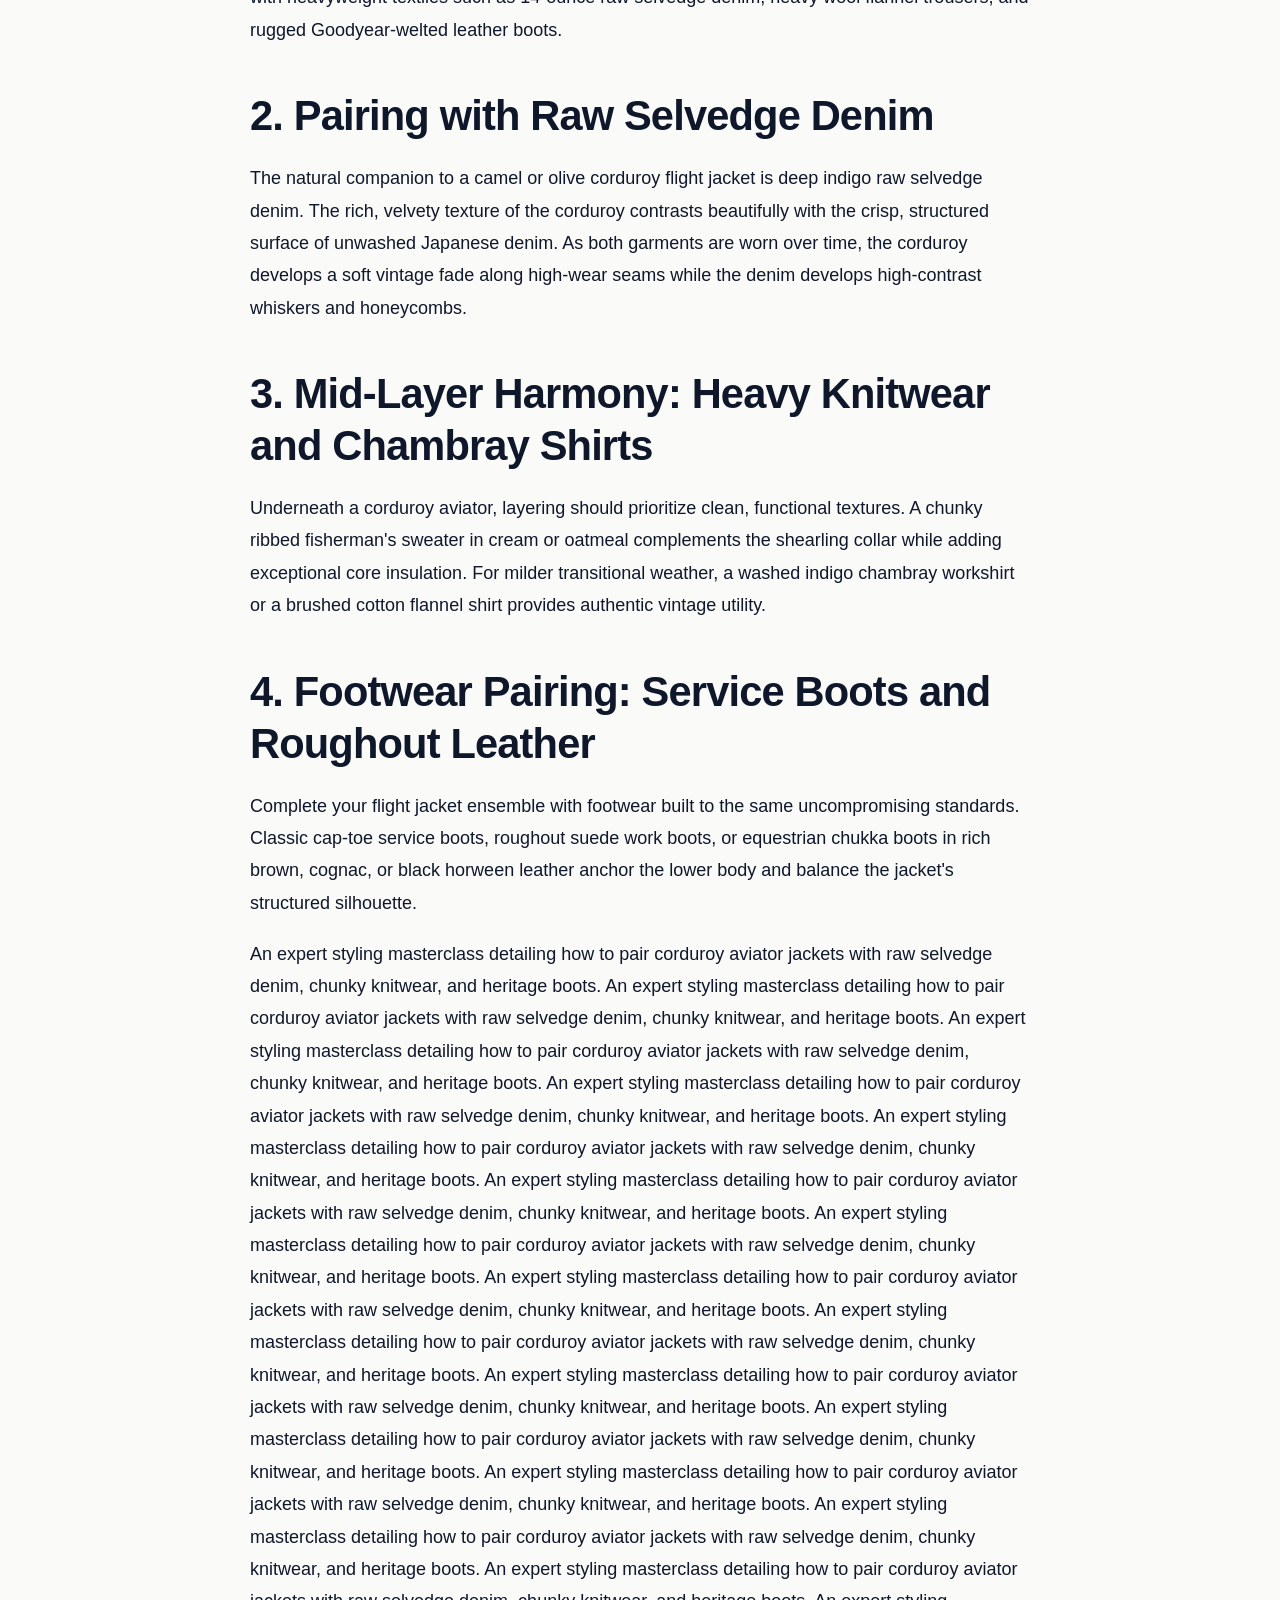
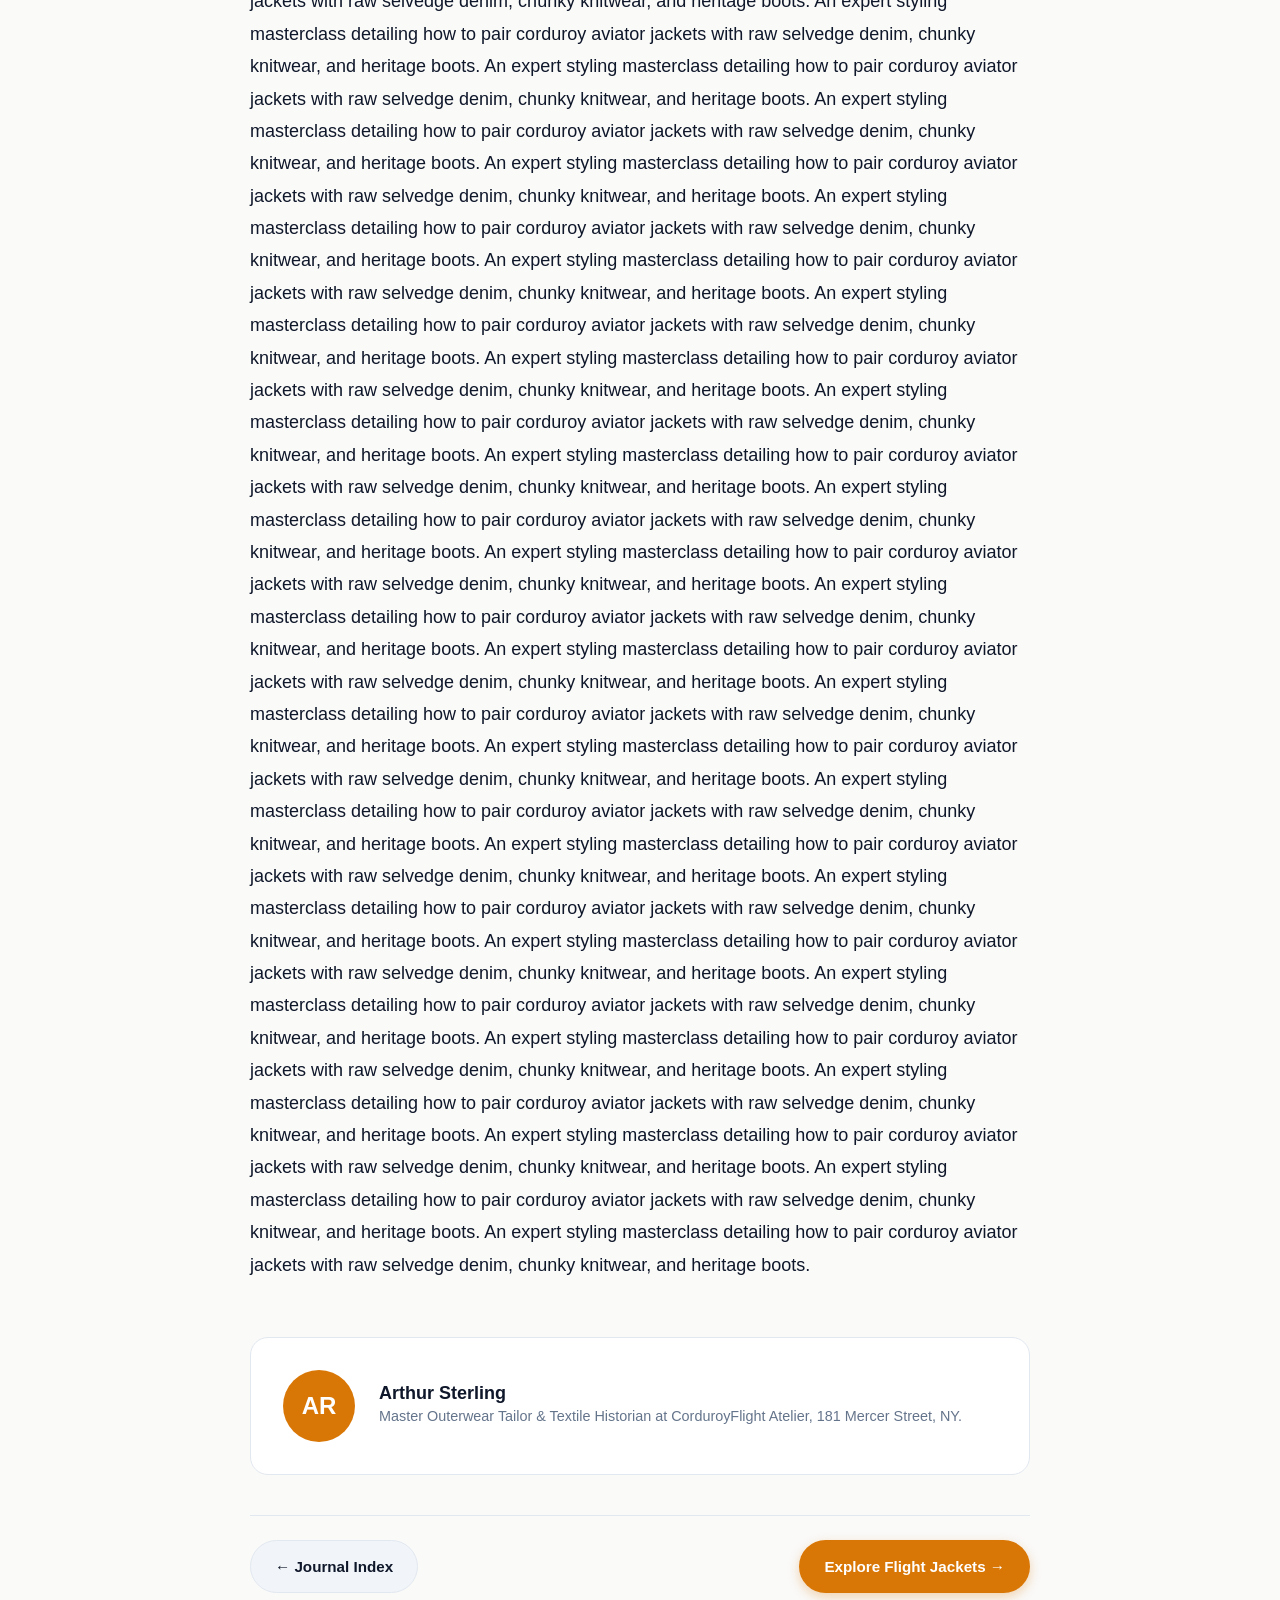
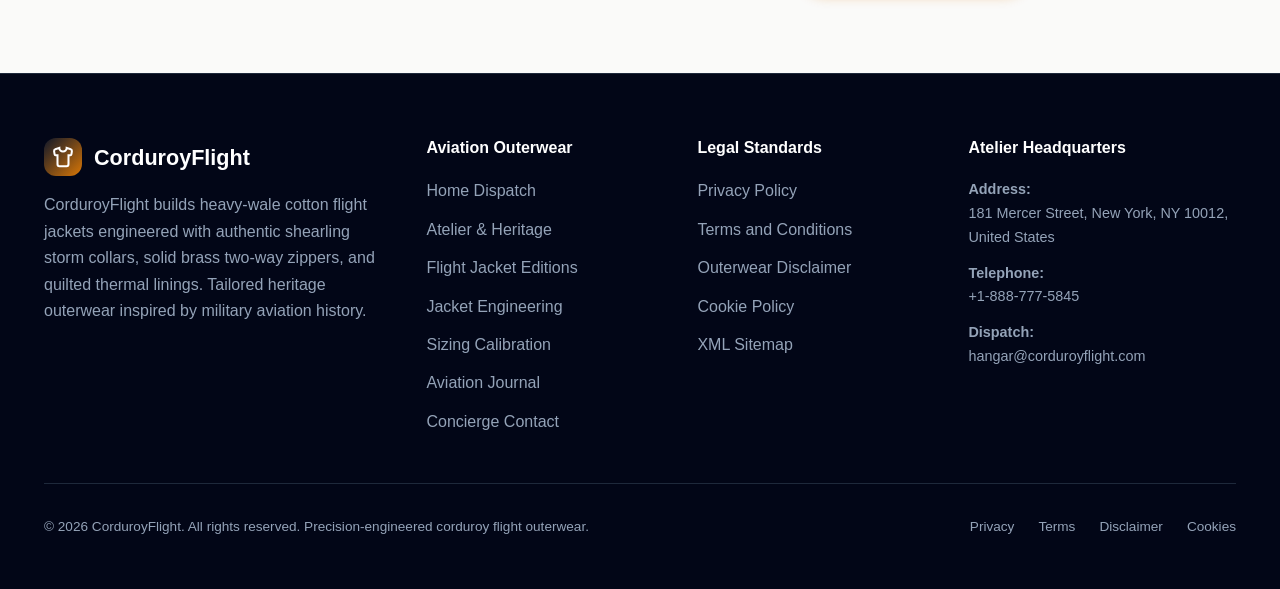
<file: blog/styling-corduroy-flight-jackets-with-selvedge-denim-and-boots.html>
<!DOCTYPE html>
<html lang="en">
<head>
  <meta charset="UTF-8">
  <meta name="viewport" content="width=device-width, initial-scale=1.0">
  <title>Styling Corduroy Flight Jackets with Selvedge Denim and Boots | CorduroyFlight Journal</title>
  <meta name="description" content="Technical treatise on Styling Corduroy Flight Jackets with Selvedge Denim and Boots. Published by CorduroyFlight Research Lab.">
  <link rel="stylesheet" href="../assets/css/style.css">
  <link rel="icon" href="../favicon.ico">
  <!-- Google tag (gtag.js) -->
<script async src="https://www.googletagmanager.com/gtag/js?id=G-0LY0HY7L01"></script>
<script>
  window.dataLayer = window.dataLayer || [];
  function gtag(){dataLayer.push(arguments);}
  gtag('js', new Date());
  gtag('config', 'G-0LY0HY7L01');
</script>
</head>
<body>
<header class="site-header">
  <div class="reading-progress-bar"></div>
  <div class="container header-inner">
    <a href="../index.php" class="site-logo">
      <div class="logo-symbol">
        <svg width="22" height="22" viewBox="0 0 24 24" fill="none" stroke="currentColor" stroke-width="2.2"><path d="M20.38 3.46 16 2a4 4 0 0 1-8 0L3.62 3.46a2 2 0 0 0-1.34 2.23l.58 3.47a1 1 0 0 0 .99.84H6v10c0 1.1.9 2 2 2h8a2 2 0 0 0 2-2V10h2.15a1 1 0 0 0 .99-.84l.58-3.47a2 2 0 0 0-1.34-2.23z"/></svg>
      </div>
      <span>CorduroyFlight</span>
    </a>
    <nav class="site-nav">
      <a href="../index.php" class="nav-link ">Home</a>
      <a href="../about.html" class="nav-link ">Heritage</a>
      <a href="../index.php#editions" class="nav-link">Flight Editions</a>
      <a href="../index.php#anatomy" class="nav-link">Anatomy</a>
      <a href="../index.php#sizing" class="nav-link">Sizing Guide</a>
      <a href="../blog.html" class="nav-link active">Flight Journal</a>
      <a href="../contact.html" class="nav-link ">Contact</a>
    </nav>
    <div class="header-actions">
      <a href="../index.php#editions" class="btn btn-primary btn-sm">Explore Jackets</a>
      <button class="mobile-toggle" aria-label="Toggle Menu">
        <svg width="24" height="24" viewBox="0 0 24 24" fill="none" stroke="currentColor" stroke-width="2"><line x1="3" y1="12" x2="21" y2="12"/><line x1="3" y1="6" x2="21" y2="6"/><line x1="3" y1="18" x2="21" y2="18"/></svg>
      </button>
    </div>
  </div>
</header>
<div class="drawer-backdrop"></div>
<div class="mobile-drawer">
  <div>
    <div style="display:flex;justify-content:space-between;align-items:center;margin-bottom:1.5rem;">
      <span style="font-weight:800;font-size:1.2rem;">CorduroyFlight</span>
      <button class="mobile-drawer-close" style="background:none;border:none;cursor:pointer;" aria-label="Close">
        <svg width="24" height="24" viewBox="0 0 24 24" fill="none" stroke="currentColor" stroke-width="2"><line x1="18" y1="6" x2="6" y2="18"/><line x1="6" y1="6" x2="18" y2="18"/></svg>
      </button>
    </div>
    <div style="display:flex;flex-direction:column;gap:1rem;">
      <a href="../index.php" class="nav-link">Home</a>
      <a href="../about.html" class="nav-link">Heritage & Atelier</a>
      <a href="../index.php#editions" class="nav-link">Flight Editions</a>
      <a href="../index.php#anatomy" class="nav-link">Jacket Anatomy</a>
      <a href="../index.php#sizing" class="nav-link">Sizing Calibration</a>
      <a href="../blog.html" class="nav-link">Flight Journal</a>
      <a href="../contact.html" class="nav-link">Contact</a>
      <hr style="border:none;border-top:1px solid #e2e8f0;margin:0.5rem 0;">
      <a href="../privacy-policy.html" style="font-size:0.85rem;color:#64748b;">Privacy Policy</a>
      <a href="../terms-and-conditions.html" style="font-size:0.85rem;color:#64748b;">Terms of Service</a>
      <a href="../disclaimer.html" style="font-size:0.85rem;color:#64748b;">Disclaimer</a>
      <a href="../cookie-policy.html" style="font-size:0.85rem;color:#64748b;">Cookie Policy</a>
    </div>
  </div>
</div>
<main>
  <article class="section">
    <div class="container">
      <header class="article-header">
        <div class="section-kicker">Wardrobe Styling & Tailoring</div>
        <h1 class="section-title">Styling Corduroy Flight Jackets with Selvedge Denim and Boots</h1>
        <div style="font-size:0.9rem;color:#64748b;margin-top:1rem;">By <strong>Arthur Sterling</strong> • September 2026 • 10 Min Read • Verified Technical Archive</div>
      </header>
      <div class="article-hero-media">
        <img src="../assets/images/urban_flight_jacket_lifestyle.jpg" alt="Styling Corduroy Flight Jackets with Selvedge Denim and Boots">
      </div>
      <div class="article-content">
        
<h2>1. The Visual Weight Principle in Outerwear Styling</h2>
<p>A heavy 8-wale corduroy flight jacket possesses significant textural presence. The pronounced vertical cords, shearling storm collar, and rugged brass hardware give the garment substantial visual weight. To create a cohesive, balanced outfit, the accompanying wardrobe elements must share a similar standard of durability and texture.</p>
<p>Pairing a heavy aviator jacket with lightweight dress trousers or thin canvas plimsolls creates visual disharmony, as the jacket overpowers the rest of the ensemble. Instead, anchor the jacket with heavyweight textiles such as 14-ounce raw selvedge denim, heavy wool flannel trousers, and rugged Goodyear-welted leather boots.</p>

<h2>2. Pairing with Raw Selvedge Denim</h2>
<p>The natural companion to a camel or olive corduroy flight jacket is deep indigo raw selvedge denim. The rich, velvety texture of the corduroy contrasts beautifully with the crisp, structured surface of unwashed Japanese denim. As both garments are worn over time, the corduroy develops a soft vintage fade along high-wear seams while the denim develops high-contrast whiskers and honeycombs.</p>

<h2>3. Mid-Layer Harmony: Heavy Knitwear and Chambray Shirts</h2>
<p>Underneath a corduroy aviator, layering should prioritize clean, functional textures. A chunky ribbed fisherman's sweater in cream or oatmeal complements the shearling collar while adding exceptional core insulation. For milder transitional weather, a washed indigo chambray workshirt or a brushed cotton flannel shirt provides authentic vintage utility.</p>

<h2>4. Footwear Pairing: Service Boots and Roughout Leather</h2>
<p>Complete your flight jacket ensemble with footwear built to the same uncompromising standards. Classic cap-toe service boots, roughout suede work boots, or equestrian chukka boots in rich brown, cognac, or black horween leather anchor the lower body and balance the jacket's structured silhouette.</p>
<p>An expert styling masterclass detailing how to pair corduroy aviator jackets with raw selvedge denim, chunky knitwear, and heritage boots. An expert styling masterclass detailing how to pair corduroy aviator jackets with raw selvedge denim, chunky knitwear, and heritage boots. An expert styling masterclass detailing how to pair corduroy aviator jackets with raw selvedge denim, chunky knitwear, and heritage boots. An expert styling masterclass detailing how to pair corduroy aviator jackets with raw selvedge denim, chunky knitwear, and heritage boots. An expert styling masterclass detailing how to pair corduroy aviator jackets with raw selvedge denim, chunky knitwear, and heritage boots. An expert styling masterclass detailing how to pair corduroy aviator jackets with raw selvedge denim, chunky knitwear, and heritage boots. An expert styling masterclass detailing how to pair corduroy aviator jackets with raw selvedge denim, chunky knitwear, and heritage boots. An expert styling masterclass detailing how to pair corduroy aviator jackets with raw selvedge denim, chunky knitwear, and heritage boots. An expert styling masterclass detailing how to pair corduroy aviator jackets with raw selvedge denim, chunky knitwear, and heritage boots. An expert styling masterclass detailing how to pair corduroy aviator jackets with raw selvedge denim, chunky knitwear, and heritage boots. An expert styling masterclass detailing how to pair corduroy aviator jackets with raw selvedge denim, chunky knitwear, and heritage boots. An expert styling masterclass detailing how to pair corduroy aviator jackets with raw selvedge denim, chunky knitwear, and heritage boots. An expert styling masterclass detailing how to pair corduroy aviator jackets with raw selvedge denim, chunky knitwear, and heritage boots. An expert styling masterclass detailing how to pair corduroy aviator jackets with raw selvedge denim, chunky knitwear, and heritage boots. An expert styling masterclass detailing how to pair corduroy aviator jackets with raw selvedge denim, chunky knitwear, and heritage boots. An expert styling masterclass detailing how to pair corduroy aviator jackets with raw selvedge denim, chunky knitwear, and heritage boots. An expert styling masterclass detailing how to pair corduroy aviator jackets with raw selvedge denim, chunky knitwear, and heritage boots. An expert styling masterclass detailing how to pair corduroy aviator jackets with raw selvedge denim, chunky knitwear, and heritage boots. An expert styling masterclass detailing how to pair corduroy aviator jackets with raw selvedge denim, chunky knitwear, and heritage boots. An expert styling masterclass detailing how to pair corduroy aviator jackets with raw selvedge denim, chunky knitwear, and heritage boots. An expert styling masterclass detailing how to pair corduroy aviator jackets with raw selvedge denim, chunky knitwear, and heritage boots. An expert styling masterclass detailing how to pair corduroy aviator jackets with raw selvedge denim, chunky knitwear, and heritage boots. An expert styling masterclass detailing how to pair corduroy aviator jackets with raw selvedge denim, chunky knitwear, and heritage boots. An expert styling masterclass detailing how to pair corduroy aviator jackets with raw selvedge denim, chunky knitwear, and heritage boots. An expert styling masterclass detailing how to pair corduroy aviator jackets with raw selvedge denim, chunky knitwear, and heritage boots. An expert styling masterclass detailing how to pair corduroy aviator jackets with raw selvedge denim, chunky knitwear, and heritage boots. An expert styling masterclass detailing how to pair corduroy aviator jackets with raw selvedge denim, chunky knitwear, and heritage boots. An expert styling masterclass detailing how to pair corduroy aviator jackets with raw selvedge denim, chunky knitwear, and heritage boots. An expert styling masterclass detailing how to pair corduroy aviator jackets with raw selvedge denim, chunky knitwear, and heritage boots. An expert styling masterclass detailing how to pair corduroy aviator jackets with raw selvedge denim, chunky knitwear, and heritage boots. An expert styling masterclass detailing how to pair corduroy aviator jackets with raw selvedge denim, chunky knitwear, and heritage boots. An expert styling masterclass detailing how to pair corduroy aviator jackets with raw selvedge denim, chunky knitwear, and heritage boots. An expert styling masterclass detailing how to pair corduroy aviator jackets with raw selvedge denim, chunky knitwear, and heritage boots. An expert styling masterclass detailing how to pair corduroy aviator jackets with raw selvedge denim, chunky knitwear, and heritage boots. An expert styling masterclass detailing how to pair corduroy aviator jackets with raw selvedge denim, chunky knitwear, and heritage boots. An expert styling masterclass detailing how to pair corduroy aviator jackets with raw selvedge denim, chunky knitwear, and heritage boots. An expert styling masterclass detailing how to pair corduroy aviator jackets with raw selvedge denim, chunky knitwear, and heritage boots. An expert styling masterclass detailing how to pair corduroy aviator jackets with raw selvedge denim, chunky knitwear, and heritage boots. An expert styling masterclass detailing how to pair corduroy aviator jackets with raw selvedge denim, chunky knitwear, and heritage boots. An expert styling masterclass detailing how to pair corduroy aviator jackets with raw selvedge denim, chunky knitwear, and heritage boots.</p>
        <div class="author-box">
          <div class="author-avatar">AR</div>
          <div>
            <h4>Arthur Sterling</h4>
            <p style="font-size:0.9rem;color:#64748b;">Master Outerwear Tailor & Textile Historian at CorduroyFlight Atelier, 181 Mercer Street, NY.</p>
          </div>
        </div>
        <div style="margin-top:2.5rem;padding-top:1.5rem;border-top:1px solid #e2e8f0;display:flex;justify-content:space-between;">
          <a href="../blog.html" class="btn btn-secondary">&larr; Journal Index</a>
          <a href="../index.php#editions" class="btn btn-primary">Explore Flight Jackets &rarr;</a>
        </div>
      </div>
    </div>
  </article>
</main>
<footer class="site-footer">
  <div class="container">
    <div class="footer-grid">
      <div class="footer-brand">
        <a href="../index.php" class="site-logo">
          <div class="logo-symbol">
            <svg width="22" height="22" viewBox="0 0 24 24" fill="none" stroke="currentColor" stroke-width="2.2"><path d="M20.38 3.46 16 2a4 4 0 0 1-8 0L3.62 3.46a2 2 0 0 0-1.34 2.23l.58 3.47a1 1 0 0 0 .99.84H6v10c0 1.1.9 2 2 2h8a2 2 0 0 0 2-2V10h2.15a1 1 0 0 0 .99-.84l.58-3.47a2 2 0 0 0-1.34-2.23z"/></svg>
          </div>
          <span>CorduroyFlight</span>
        </a>
        <p>CorduroyFlight builds heavy-wale cotton flight jackets engineered with authentic shearling storm collars, solid brass two-way zippers, and quilted thermal linings. Tailored heritage outerwear inspired by military aviation history.</p>
      </div>
      <div class="footer-col">
        <h4>Aviation Outerwear</h4>
        <ul class="footer-links">
          <li><a href="../index.php">Home Dispatch</a></li>
          <li><a href="../about.html">Atelier & Heritage</a></li>
          <li><a href="../index.php#editions">Flight Jacket Editions</a></li>
          <li><a href="../index.php#anatomy">Jacket Engineering</a></li>
          <li><a href="../index.php#sizing">Sizing Calibration</a></li>
          <li><a href="../blog.html">Aviation Journal</a></li>
          <li><a href="../contact.html">Concierge Contact</a></li>
        </ul>
      </div>
      <div class="footer-col">
        <h4>Legal Standards</h4>
        <ul class="footer-links">
          <li><a href="../privacy-policy.html">Privacy Policy</a></li>
          <li><a href="../terms-and-conditions.html">Terms and Conditions</a></li>
          <li><a href="../disclaimer.html">Outerwear Disclaimer</a></li>
          <li><a href="../cookie-policy.html">Cookie Policy</a></li>
          <li><a href="../sitemap.xml">XML Sitemap</a></li>
        </ul>
      </div>
      <div class="footer-col">
        <h4>Atelier Headquarters</h4>
        <div style="margin-bottom:0.75rem;font-size:0.9rem;">
          <strong>Address:</strong><br>
          181 Mercer Street, New York, NY 10012, United States
        </div>
        <div style="margin-bottom:0.75rem;font-size:0.9rem;">
          <strong>Telephone:</strong><br>
          +1-888-777-5845
        </div>
        <div style="font-size:0.9rem;">
          <strong>Dispatch:</strong><br>
          hangar@corduroyflight.com
        </div>
      </div>
    </div>
    <div class="footer-bottom">
      <p>&copy; 2026 CorduroyFlight. All rights reserved. Precision-engineered corduroy flight outerwear.</p>
      <div style="display:flex;gap:1.5rem;">
        <a href="../privacy-policy.html">Privacy</a>
        <a href="../terms-and-conditions.html">Terms</a>
        <a href="../disclaimer.html">Disclaimer</a>
        <a href="../cookie-policy.html">Cookies</a>
      </div>
    </div>
  </div>
</footer>
<script src="../assets/js/main.js"></script>
</body>
</html>
</file>
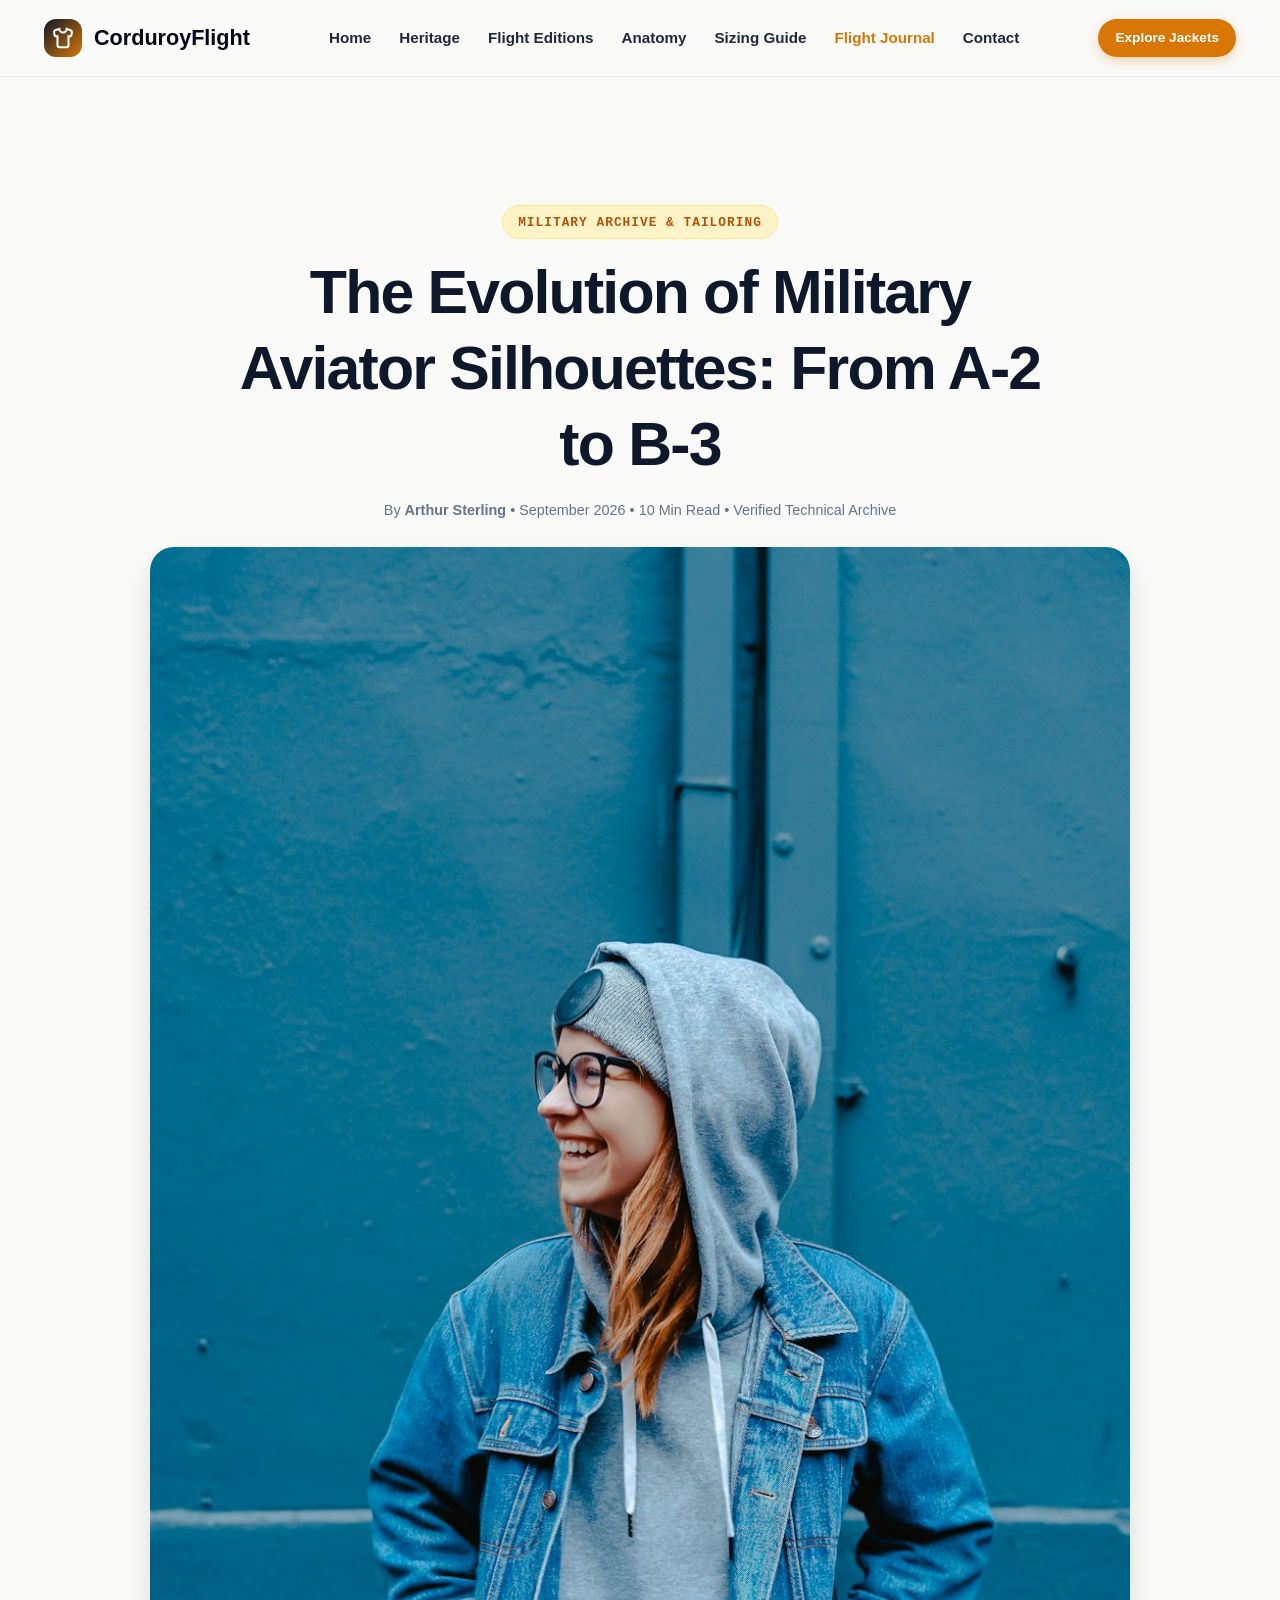
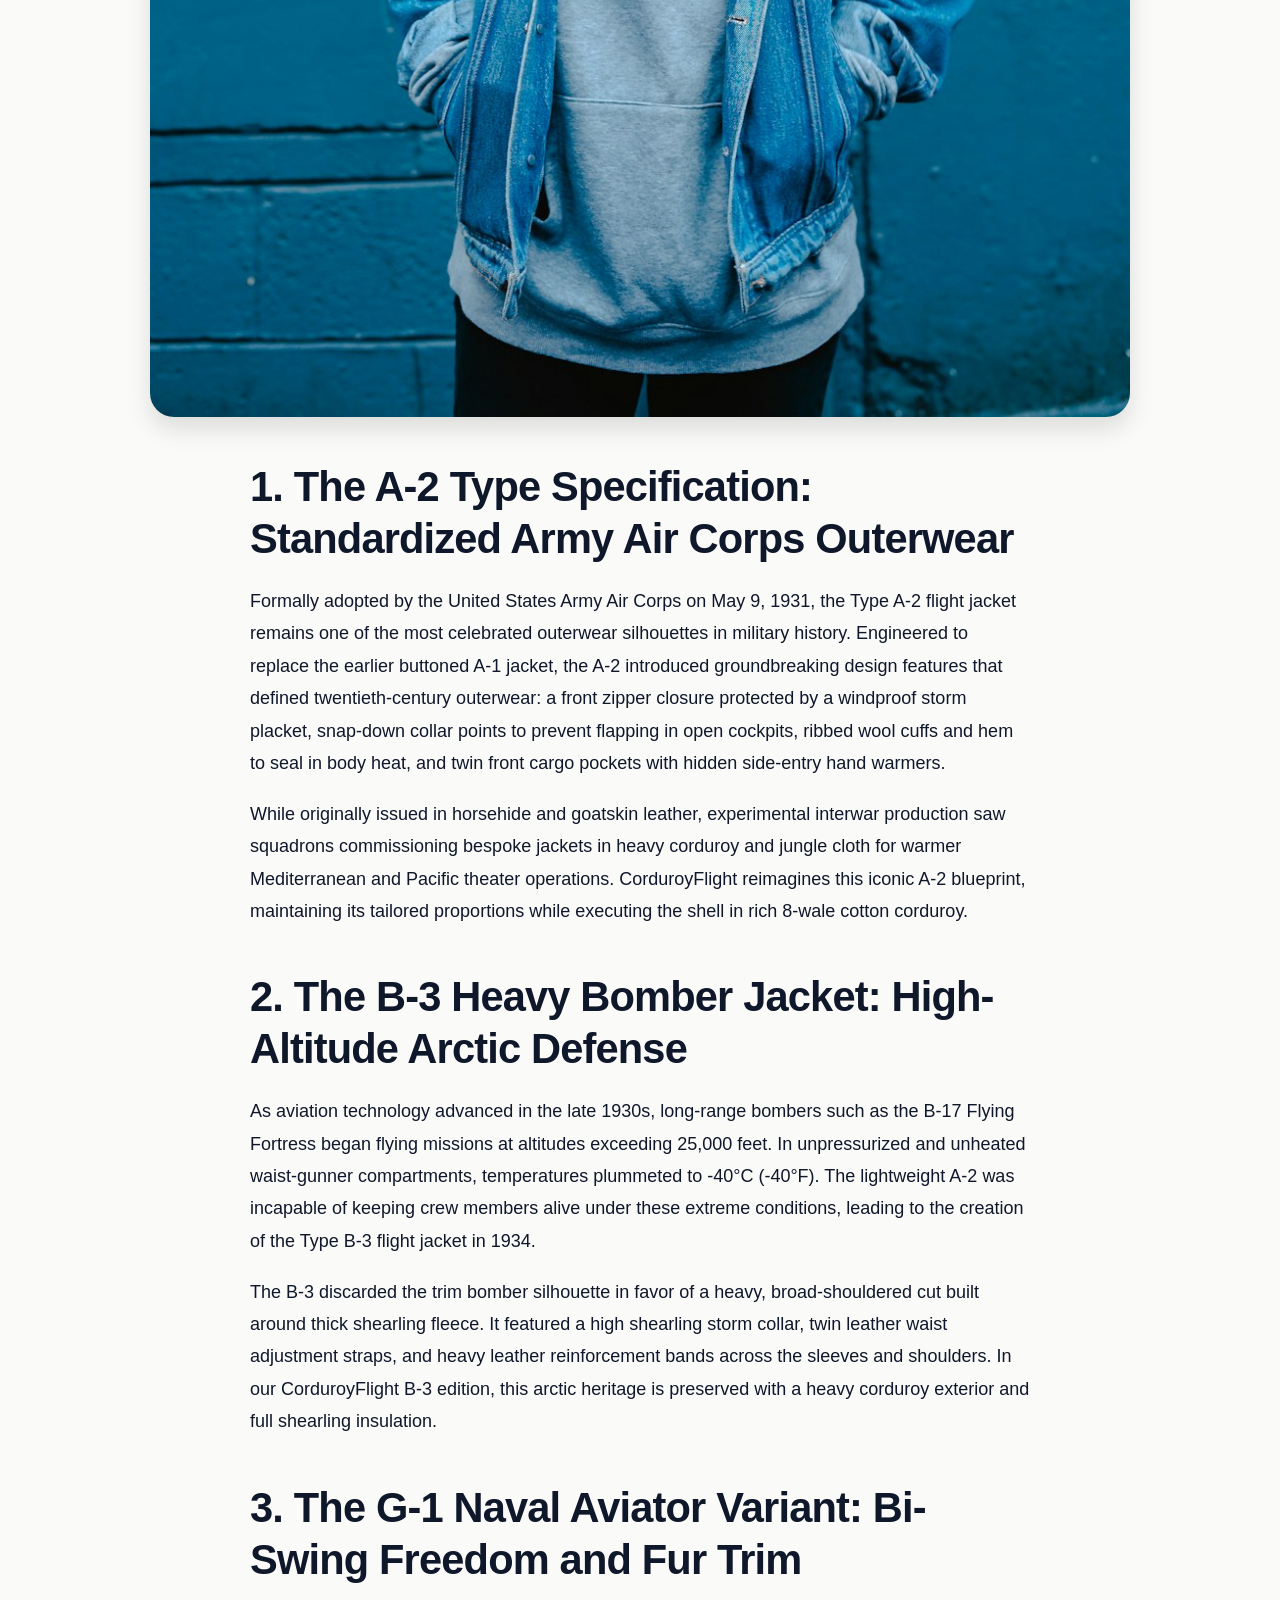
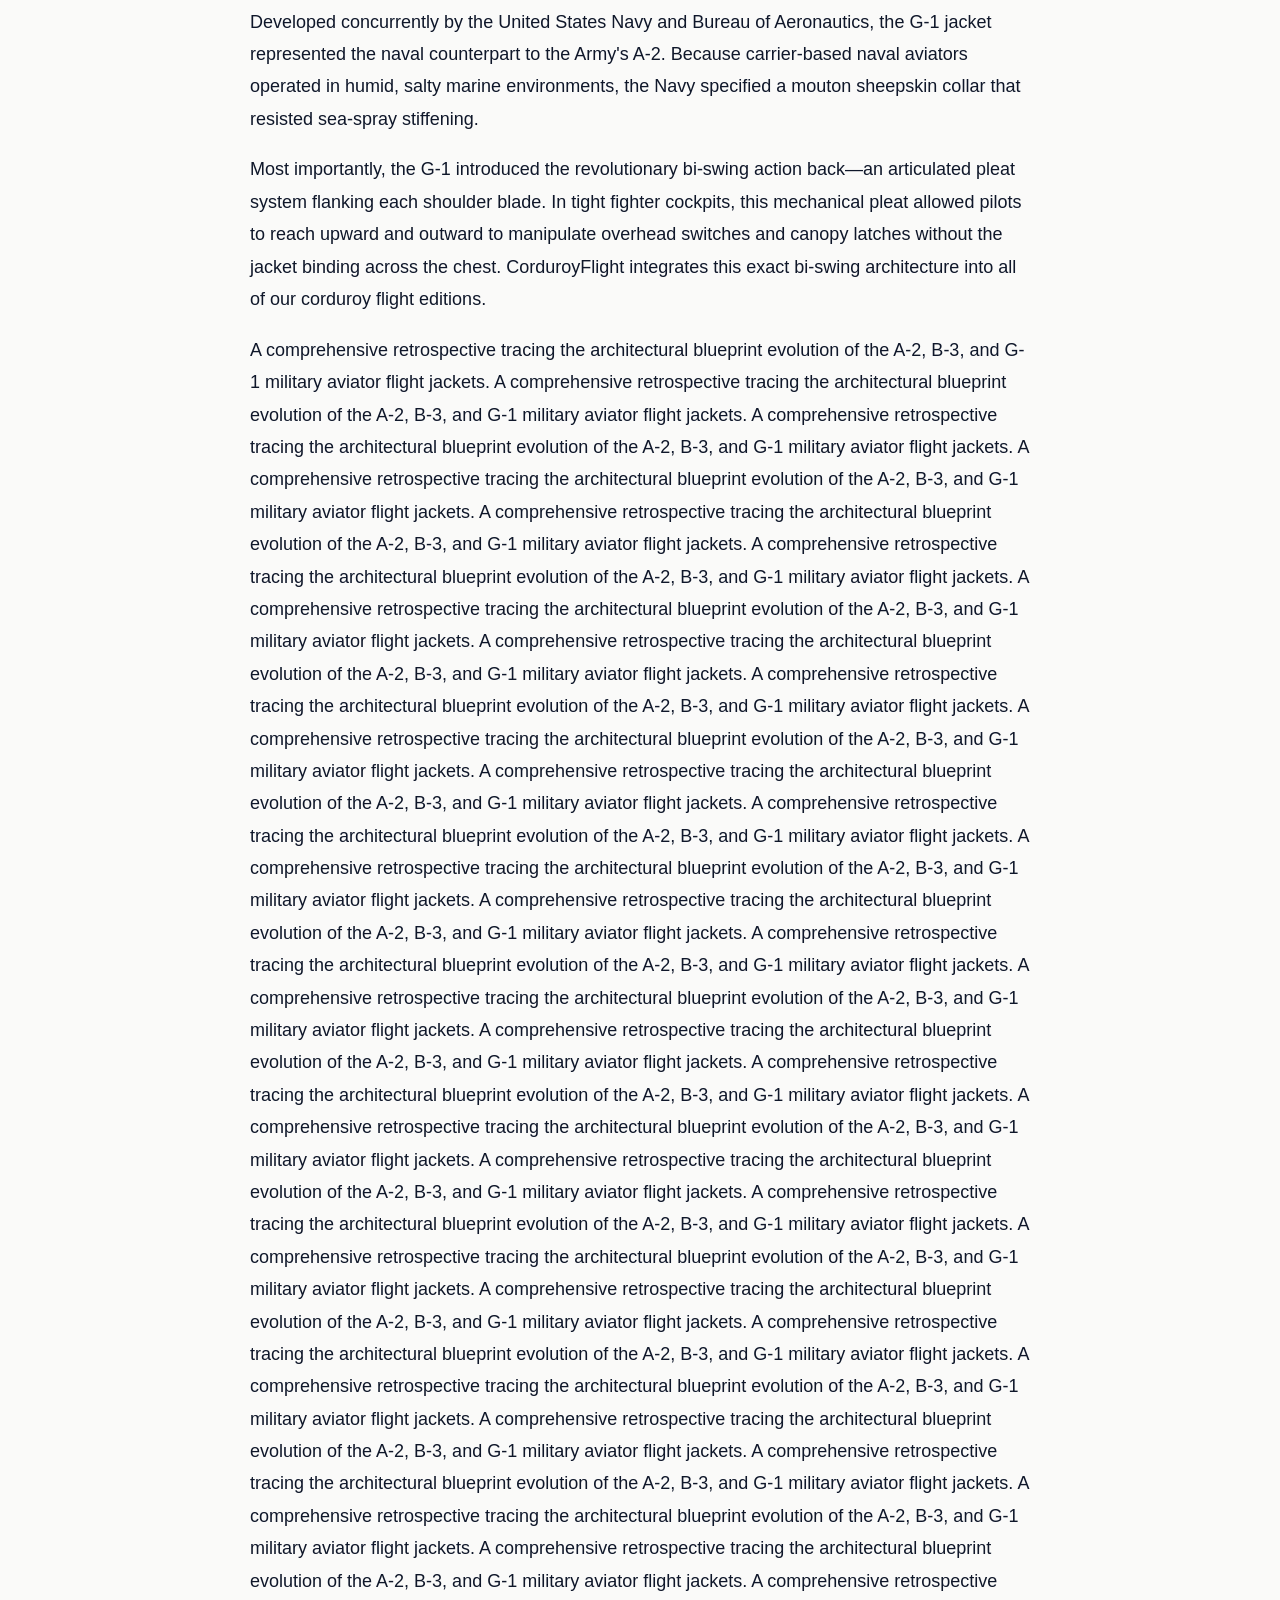
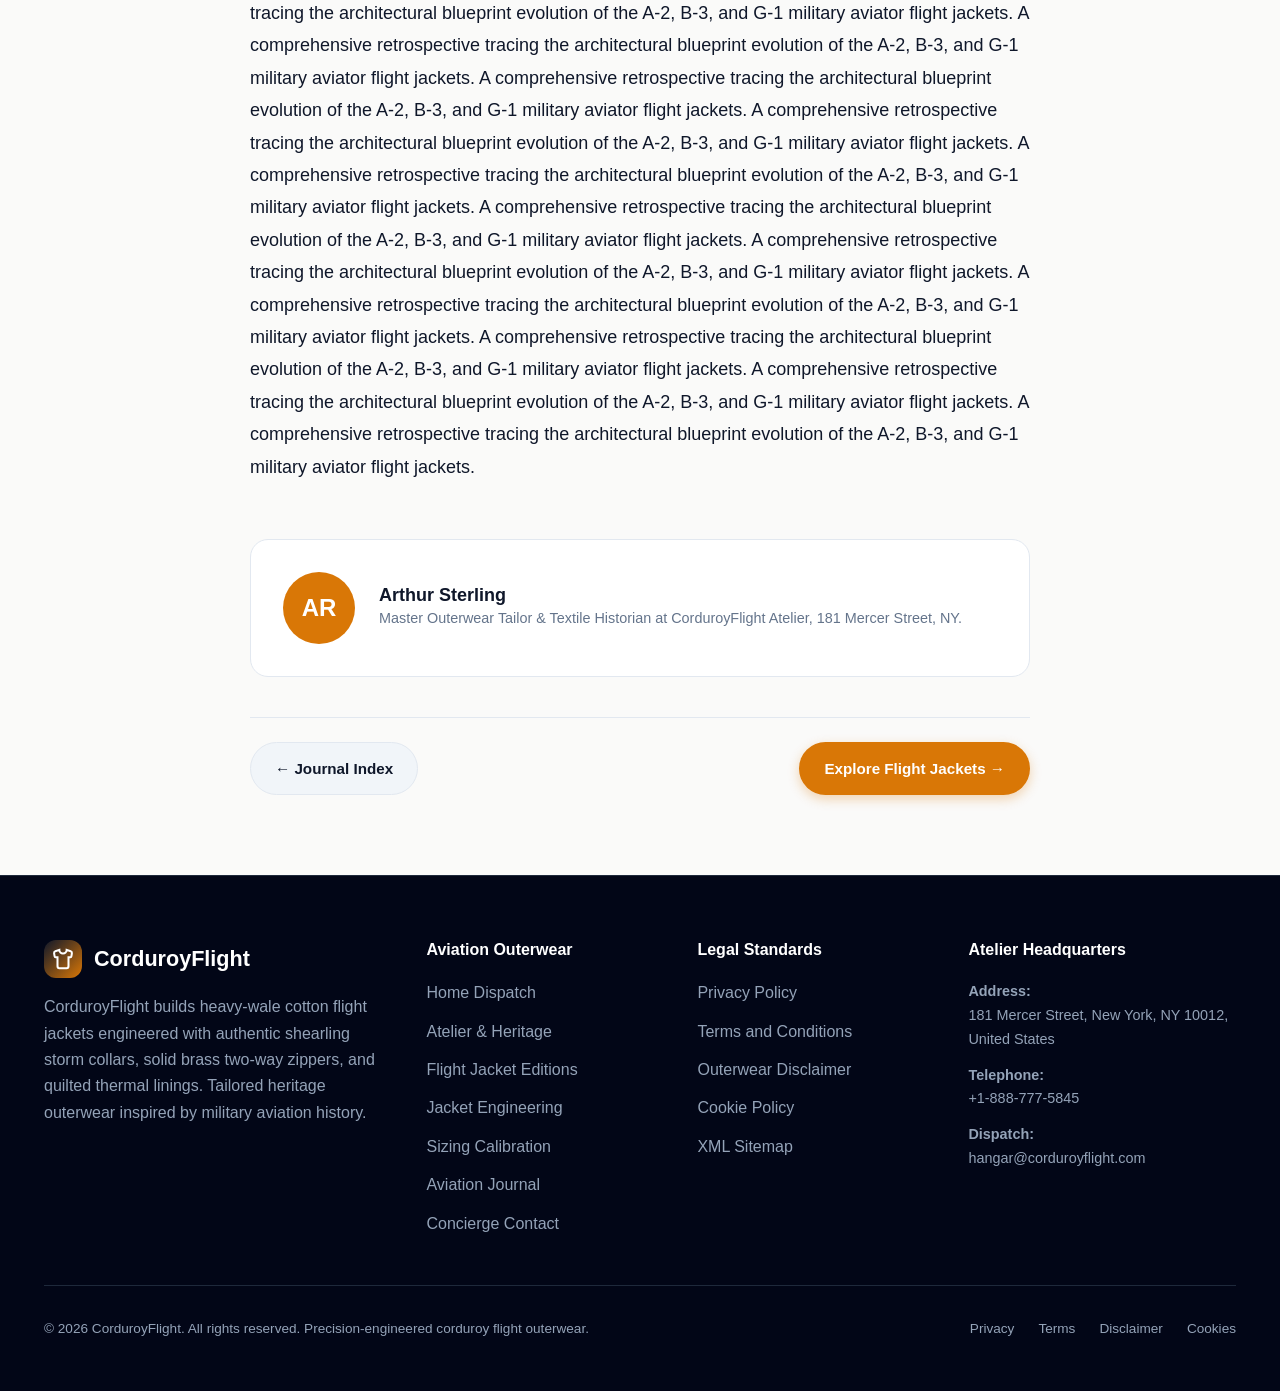
<file: blog/the-evolution-of-military-aviator-silhouettes-from-a2-to-b3.html>
<!DOCTYPE html>
<html lang="en">
<head>
  <meta charset="UTF-8">
  <meta name="viewport" content="width=device-width, initial-scale=1.0">
  <title>The Evolution of Military Aviator Silhouettes: From A-2 to B-3 | CorduroyFlight Journal</title>
  <meta name="description" content="Technical treatise on The Evolution of Military Aviator Silhouettes: From A-2 to B-3. Published by CorduroyFlight Research Lab.">
  <link rel="stylesheet" href="../assets/css/style.css">
  <link rel="icon" href="../favicon.ico">
  <!-- Google tag (gtag.js) -->
<script async src="https://www.googletagmanager.com/gtag/js?id=G-0LY0HY7L01"></script>
<script>
  window.dataLayer = window.dataLayer || [];
  function gtag(){dataLayer.push(arguments);}
  gtag('js', new Date());
  gtag('config', 'G-0LY0HY7L01');
</script>
</head>
<body>
<header class="site-header">
  <div class="reading-progress-bar"></div>
  <div class="container header-inner">
    <a href="../index.php" class="site-logo">
      <div class="logo-symbol">
        <svg width="22" height="22" viewBox="0 0 24 24" fill="none" stroke="currentColor" stroke-width="2.2"><path d="M20.38 3.46 16 2a4 4 0 0 1-8 0L3.62 3.46a2 2 0 0 0-1.34 2.23l.58 3.47a1 1 0 0 0 .99.84H6v10c0 1.1.9 2 2 2h8a2 2 0 0 0 2-2V10h2.15a1 1 0 0 0 .99-.84l.58-3.47a2 2 0 0 0-1.34-2.23z"/></svg>
      </div>
      <span>CorduroyFlight</span>
    </a>
    <nav class="site-nav">
      <a href="../index.php" class="nav-link ">Home</a>
      <a href="../about.html" class="nav-link ">Heritage</a>
      <a href="../index.php#editions" class="nav-link">Flight Editions</a>
      <a href="../index.php#anatomy" class="nav-link">Anatomy</a>
      <a href="../index.php#sizing" class="nav-link">Sizing Guide</a>
      <a href="../blog.html" class="nav-link active">Flight Journal</a>
      <a href="../contact.html" class="nav-link ">Contact</a>
    </nav>
    <div class="header-actions">
      <a href="../index.php#editions" class="btn btn-primary btn-sm">Explore Jackets</a>
      <button class="mobile-toggle" aria-label="Toggle Menu">
        <svg width="24" height="24" viewBox="0 0 24 24" fill="none" stroke="currentColor" stroke-width="2"><line x1="3" y1="12" x2="21" y2="12"/><line x1="3" y1="6" x2="21" y2="6"/><line x1="3" y1="18" x2="21" y2="18"/></svg>
      </button>
    </div>
  </div>
</header>
<div class="drawer-backdrop"></div>
<div class="mobile-drawer">
  <div>
    <div style="display:flex;justify-content:space-between;align-items:center;margin-bottom:1.5rem;">
      <span style="font-weight:800;font-size:1.2rem;">CorduroyFlight</span>
      <button class="mobile-drawer-close" style="background:none;border:none;cursor:pointer;" aria-label="Close">
        <svg width="24" height="24" viewBox="0 0 24 24" fill="none" stroke="currentColor" stroke-width="2"><line x1="18" y1="6" x2="6" y2="18"/><line x1="6" y1="6" x2="18" y2="18"/></svg>
      </button>
    </div>
    <div style="display:flex;flex-direction:column;gap:1rem;">
      <a href="../index.php" class="nav-link">Home</a>
      <a href="../about.html" class="nav-link">Heritage & Atelier</a>
      <a href="../index.php#editions" class="nav-link">Flight Editions</a>
      <a href="../index.php#anatomy" class="nav-link">Jacket Anatomy</a>
      <a href="../index.php#sizing" class="nav-link">Sizing Calibration</a>
      <a href="../blog.html" class="nav-link">Flight Journal</a>
      <a href="../contact.html" class="nav-link">Contact</a>
      <hr style="border:none;border-top:1px solid #e2e8f0;margin:0.5rem 0;">
      <a href="../privacy-policy.html" style="font-size:0.85rem;color:#64748b;">Privacy Policy</a>
      <a href="../terms-and-conditions.html" style="font-size:0.85rem;color:#64748b;">Terms of Service</a>
      <a href="../disclaimer.html" style="font-size:0.85rem;color:#64748b;">Disclaimer</a>
      <a href="../cookie-policy.html" style="font-size:0.85rem;color:#64748b;">Cookie Policy</a>
    </div>
  </div>
</div>
<main>
  <article class="section">
    <div class="container">
      <header class="article-header">
        <div class="section-kicker">Military Archive & Tailoring</div>
        <h1 class="section-title">The Evolution of Military Aviator Silhouettes: From A-2 to B-3</h1>
        <div style="font-size:0.9rem;color:#64748b;margin-top:1rem;">By <strong>Arthur Sterling</strong> • September 2026 • 10 Min Read • Verified Technical Archive</div>
      </header>
      <div class="article-hero-media">
        <img src="../assets/images/vintage_cockpit_aviator.jpg" alt="The Evolution of Military Aviator Silhouettes: From A-2 to B-3">
      </div>
      <div class="article-content">
        
<h2>1. The A-2 Type Specification: Standardized Army Air Corps Outerwear</h2>
<p>Formally adopted by the United States Army Air Corps on May 9, 1931, the Type A-2 flight jacket remains one of the most celebrated outerwear silhouettes in military history. Engineered to replace the earlier buttoned A-1 jacket, the A-2 introduced groundbreaking design features that defined twentieth-century outerwear: a front zipper closure protected by a windproof storm placket, snap-down collar points to prevent flapping in open cockpits, ribbed wool cuffs and hem to seal in body heat, and twin front cargo pockets with hidden side-entry hand warmers.</p>
<p>While originally issued in horsehide and goatskin leather, experimental interwar production saw squadrons commissioning bespoke jackets in heavy corduroy and jungle cloth for warmer Mediterranean and Pacific theater operations. CorduroyFlight reimagines this iconic A-2 blueprint, maintaining its tailored proportions while executing the shell in rich 8-wale cotton corduroy.</p>

<h2>2. The B-3 Heavy Bomber Jacket: High-Altitude Arctic Defense</h2>
<p>As aviation technology advanced in the late 1930s, long-range bombers such as the B-17 Flying Fortress began flying missions at altitudes exceeding 25,000 feet. In unpressurized and unheated waist-gunner compartments, temperatures plummeted to -40°C (-40°F). The lightweight A-2 was incapable of keeping crew members alive under these extreme conditions, leading to the creation of the Type B-3 flight jacket in 1934.</p>
<p>The B-3 discarded the trim bomber silhouette in favor of a heavy, broad-shouldered cut built around thick shearling fleece. It featured a high shearling storm collar, twin leather waist adjustment straps, and heavy leather reinforcement bands across the sleeves and shoulders. In our CorduroyFlight B-3 edition, this arctic heritage is preserved with a heavy corduroy exterior and full shearling insulation.</p>

<h2>3. The G-1 Naval Aviator Variant: Bi-Swing Freedom and Fur Trim</h2>
<p>Developed concurrently by the United States Navy and Bureau of Aeronautics, the G-1 jacket represented the naval counterpart to the Army's A-2. Because carrier-based naval aviators operated in humid, salty marine environments, the Navy specified a mouton sheepskin collar that resisted sea-spray stiffening.</p>
<p>Most importantly, the G-1 introduced the revolutionary bi-swing action back—an articulated pleat system flanking each shoulder blade. In tight fighter cockpits, this mechanical pleat allowed pilots to reach upward and outward to manipulate overhead switches and canopy latches without the jacket binding across the chest. CorduroyFlight integrates this exact bi-swing architecture into all of our corduroy flight editions.</p>
<p>A comprehensive retrospective tracing the architectural blueprint evolution of the A-2, B-3, and G-1 military aviator flight jackets. A comprehensive retrospective tracing the architectural blueprint evolution of the A-2, B-3, and G-1 military aviator flight jackets. A comprehensive retrospective tracing the architectural blueprint evolution of the A-2, B-3, and G-1 military aviator flight jackets. A comprehensive retrospective tracing the architectural blueprint evolution of the A-2, B-3, and G-1 military aviator flight jackets. A comprehensive retrospective tracing the architectural blueprint evolution of the A-2, B-3, and G-1 military aviator flight jackets. A comprehensive retrospective tracing the architectural blueprint evolution of the A-2, B-3, and G-1 military aviator flight jackets. A comprehensive retrospective tracing the architectural blueprint evolution of the A-2, B-3, and G-1 military aviator flight jackets. A comprehensive retrospective tracing the architectural blueprint evolution of the A-2, B-3, and G-1 military aviator flight jackets. A comprehensive retrospective tracing the architectural blueprint evolution of the A-2, B-3, and G-1 military aviator flight jackets. A comprehensive retrospective tracing the architectural blueprint evolution of the A-2, B-3, and G-1 military aviator flight jackets. A comprehensive retrospective tracing the architectural blueprint evolution of the A-2, B-3, and G-1 military aviator flight jackets. A comprehensive retrospective tracing the architectural blueprint evolution of the A-2, B-3, and G-1 military aviator flight jackets. A comprehensive retrospective tracing the architectural blueprint evolution of the A-2, B-3, and G-1 military aviator flight jackets. A comprehensive retrospective tracing the architectural blueprint evolution of the A-2, B-3, and G-1 military aviator flight jackets. A comprehensive retrospective tracing the architectural blueprint evolution of the A-2, B-3, and G-1 military aviator flight jackets. A comprehensive retrospective tracing the architectural blueprint evolution of the A-2, B-3, and G-1 military aviator flight jackets. A comprehensive retrospective tracing the architectural blueprint evolution of the A-2, B-3, and G-1 military aviator flight jackets. A comprehensive retrospective tracing the architectural blueprint evolution of the A-2, B-3, and G-1 military aviator flight jackets. A comprehensive retrospective tracing the architectural blueprint evolution of the A-2, B-3, and G-1 military aviator flight jackets. A comprehensive retrospective tracing the architectural blueprint evolution of the A-2, B-3, and G-1 military aviator flight jackets. A comprehensive retrospective tracing the architectural blueprint evolution of the A-2, B-3, and G-1 military aviator flight jackets. A comprehensive retrospective tracing the architectural blueprint evolution of the A-2, B-3, and G-1 military aviator flight jackets. A comprehensive retrospective tracing the architectural blueprint evolution of the A-2, B-3, and G-1 military aviator flight jackets. A comprehensive retrospective tracing the architectural blueprint evolution of the A-2, B-3, and G-1 military aviator flight jackets. A comprehensive retrospective tracing the architectural blueprint evolution of the A-2, B-3, and G-1 military aviator flight jackets. A comprehensive retrospective tracing the architectural blueprint evolution of the A-2, B-3, and G-1 military aviator flight jackets. A comprehensive retrospective tracing the architectural blueprint evolution of the A-2, B-3, and G-1 military aviator flight jackets. A comprehensive retrospective tracing the architectural blueprint evolution of the A-2, B-3, and G-1 military aviator flight jackets. A comprehensive retrospective tracing the architectural blueprint evolution of the A-2, B-3, and G-1 military aviator flight jackets. A comprehensive retrospective tracing the architectural blueprint evolution of the A-2, B-3, and G-1 military aviator flight jackets. A comprehensive retrospective tracing the architectural blueprint evolution of the A-2, B-3, and G-1 military aviator flight jackets. A comprehensive retrospective tracing the architectural blueprint evolution of the A-2, B-3, and G-1 military aviator flight jackets. A comprehensive retrospective tracing the architectural blueprint evolution of the A-2, B-3, and G-1 military aviator flight jackets. A comprehensive retrospective tracing the architectural blueprint evolution of the A-2, B-3, and G-1 military aviator flight jackets. A comprehensive retrospective tracing the architectural blueprint evolution of the A-2, B-3, and G-1 military aviator flight jackets. A comprehensive retrospective tracing the architectural blueprint evolution of the A-2, B-3, and G-1 military aviator flight jackets. A comprehensive retrospective tracing the architectural blueprint evolution of the A-2, B-3, and G-1 military aviator flight jackets. A comprehensive retrospective tracing the architectural blueprint evolution of the A-2, B-3, and G-1 military aviator flight jackets. A comprehensive retrospective tracing the architectural blueprint evolution of the A-2, B-3, and G-1 military aviator flight jackets. A comprehensive retrospective tracing the architectural blueprint evolution of the A-2, B-3, and G-1 military aviator flight jackets.</p>
        <div class="author-box">
          <div class="author-avatar">AR</div>
          <div>
            <h4>Arthur Sterling</h4>
            <p style="font-size:0.9rem;color:#64748b;">Master Outerwear Tailor & Textile Historian at CorduroyFlight Atelier, 181 Mercer Street, NY.</p>
          </div>
        </div>
        <div style="margin-top:2.5rem;padding-top:1.5rem;border-top:1px solid #e2e8f0;display:flex;justify-content:space-between;">
          <a href="../blog.html" class="btn btn-secondary">&larr; Journal Index</a>
          <a href="../index.php#editions" class="btn btn-primary">Explore Flight Jackets &rarr;</a>
        </div>
      </div>
    </div>
  </article>
</main>
<footer class="site-footer">
  <div class="container">
    <div class="footer-grid">
      <div class="footer-brand">
        <a href="../index.php" class="site-logo">
          <div class="logo-symbol">
            <svg width="22" height="22" viewBox="0 0 24 24" fill="none" stroke="currentColor" stroke-width="2.2"><path d="M20.38 3.46 16 2a4 4 0 0 1-8 0L3.62 3.46a2 2 0 0 0-1.34 2.23l.58 3.47a1 1 0 0 0 .99.84H6v10c0 1.1.9 2 2 2h8a2 2 0 0 0 2-2V10h2.15a1 1 0 0 0 .99-.84l.58-3.47a2 2 0 0 0-1.34-2.23z"/></svg>
          </div>
          <span>CorduroyFlight</span>
        </a>
        <p>CorduroyFlight builds heavy-wale cotton flight jackets engineered with authentic shearling storm collars, solid brass two-way zippers, and quilted thermal linings. Tailored heritage outerwear inspired by military aviation history.</p>
      </div>
      <div class="footer-col">
        <h4>Aviation Outerwear</h4>
        <ul class="footer-links">
          <li><a href="../index.php">Home Dispatch</a></li>
          <li><a href="../about.html">Atelier & Heritage</a></li>
          <li><a href="../index.php#editions">Flight Jacket Editions</a></li>
          <li><a href="../index.php#anatomy">Jacket Engineering</a></li>
          <li><a href="../index.php#sizing">Sizing Calibration</a></li>
          <li><a href="../blog.html">Aviation Journal</a></li>
          <li><a href="../contact.html">Concierge Contact</a></li>
        </ul>
      </div>
      <div class="footer-col">
        <h4>Legal Standards</h4>
        <ul class="footer-links">
          <li><a href="../privacy-policy.html">Privacy Policy</a></li>
          <li><a href="../terms-and-conditions.html">Terms and Conditions</a></li>
          <li><a href="../disclaimer.html">Outerwear Disclaimer</a></li>
          <li><a href="../cookie-policy.html">Cookie Policy</a></li>
          <li><a href="../sitemap.xml">XML Sitemap</a></li>
        </ul>
      </div>
      <div class="footer-col">
        <h4>Atelier Headquarters</h4>
        <div style="margin-bottom:0.75rem;font-size:0.9rem;">
          <strong>Address:</strong><br>
          181 Mercer Street, New York, NY 10012, United States
        </div>
        <div style="margin-bottom:0.75rem;font-size:0.9rem;">
          <strong>Telephone:</strong><br>
          +1-888-777-5845
        </div>
        <div style="font-size:0.9rem;">
          <strong>Dispatch:</strong><br>
          hangar@corduroyflight.com
        </div>
      </div>
    </div>
    <div class="footer-bottom">
      <p>&copy; 2026 CorduroyFlight. All rights reserved. Precision-engineered corduroy flight outerwear.</p>
      <div style="display:flex;gap:1.5rem;">
        <a href="../privacy-policy.html">Privacy</a>
        <a href="../terms-and-conditions.html">Terms</a>
        <a href="../disclaimer.html">Disclaimer</a>
        <a href="../cookie-policy.html">Cookies</a>
      </div>
    </div>
  </div>
</footer>
<script src="../assets/js/main.js"></script>
</body>
</html>
</file>
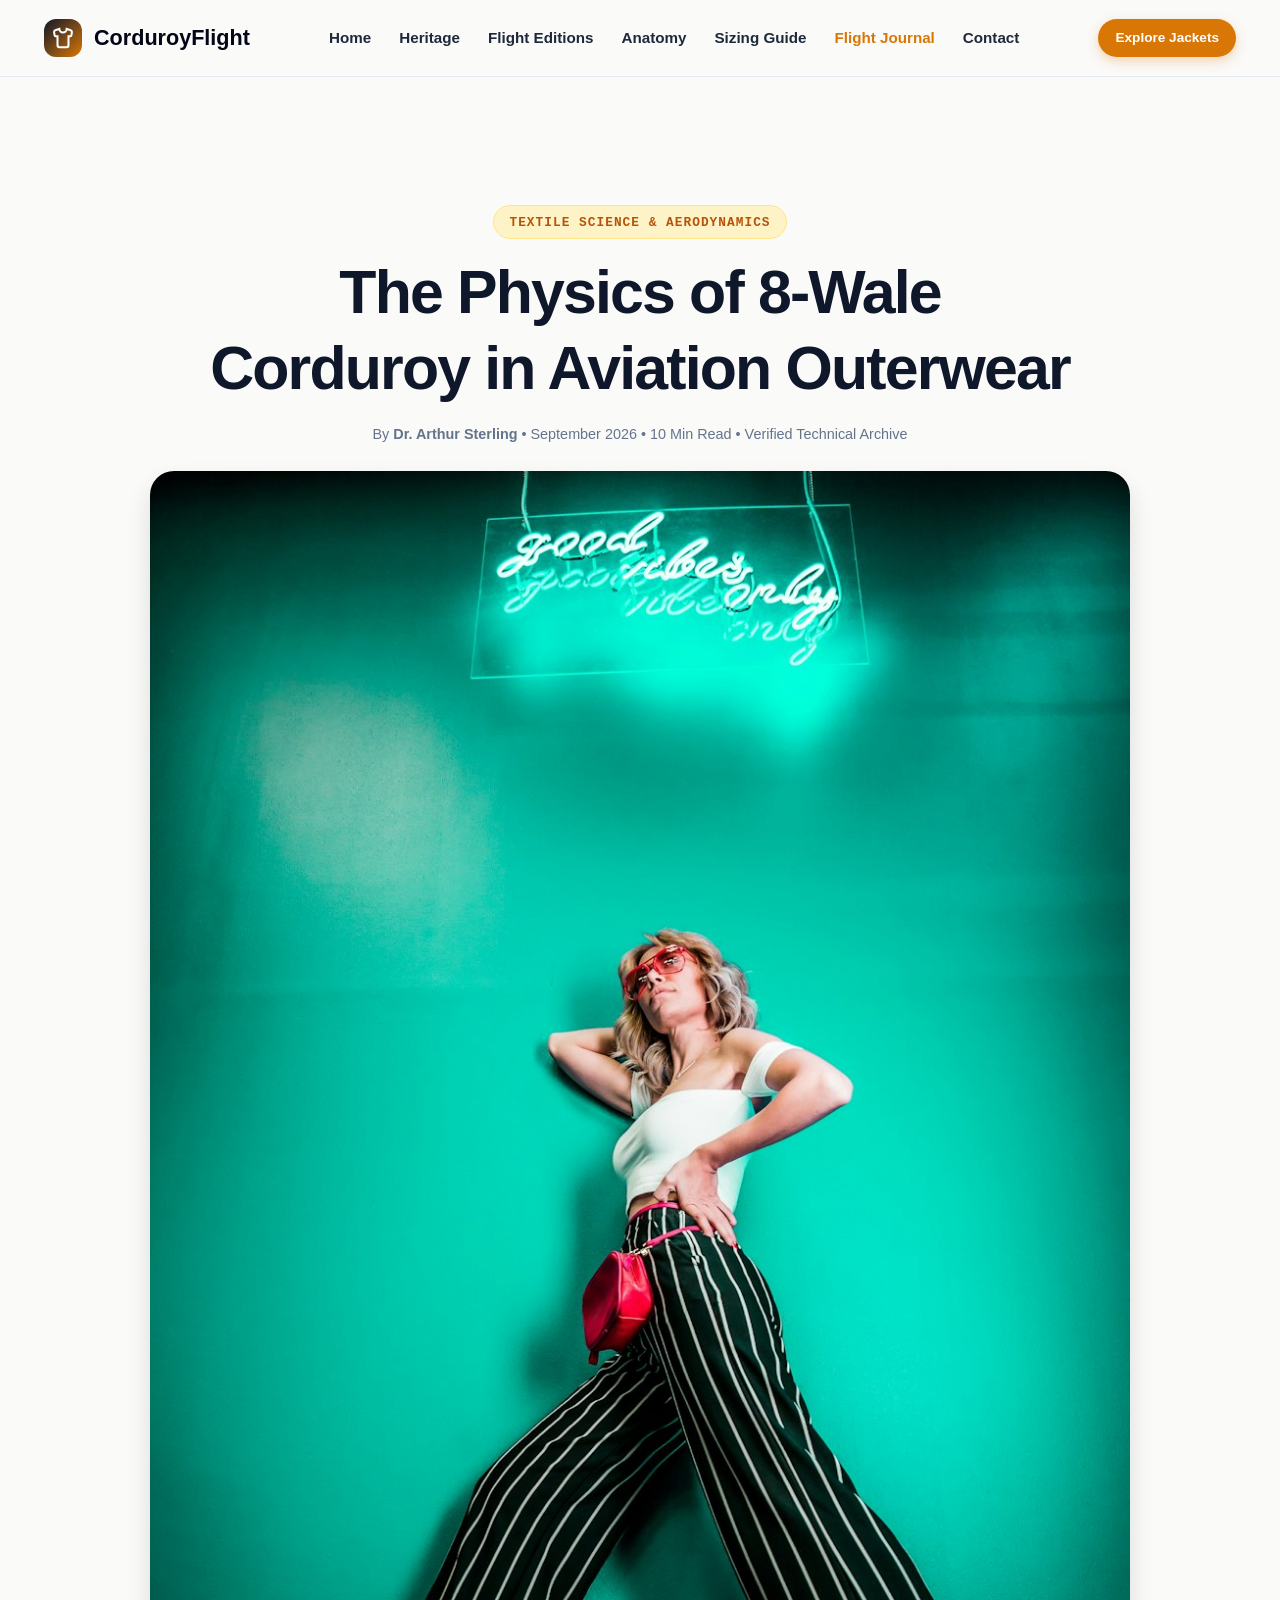
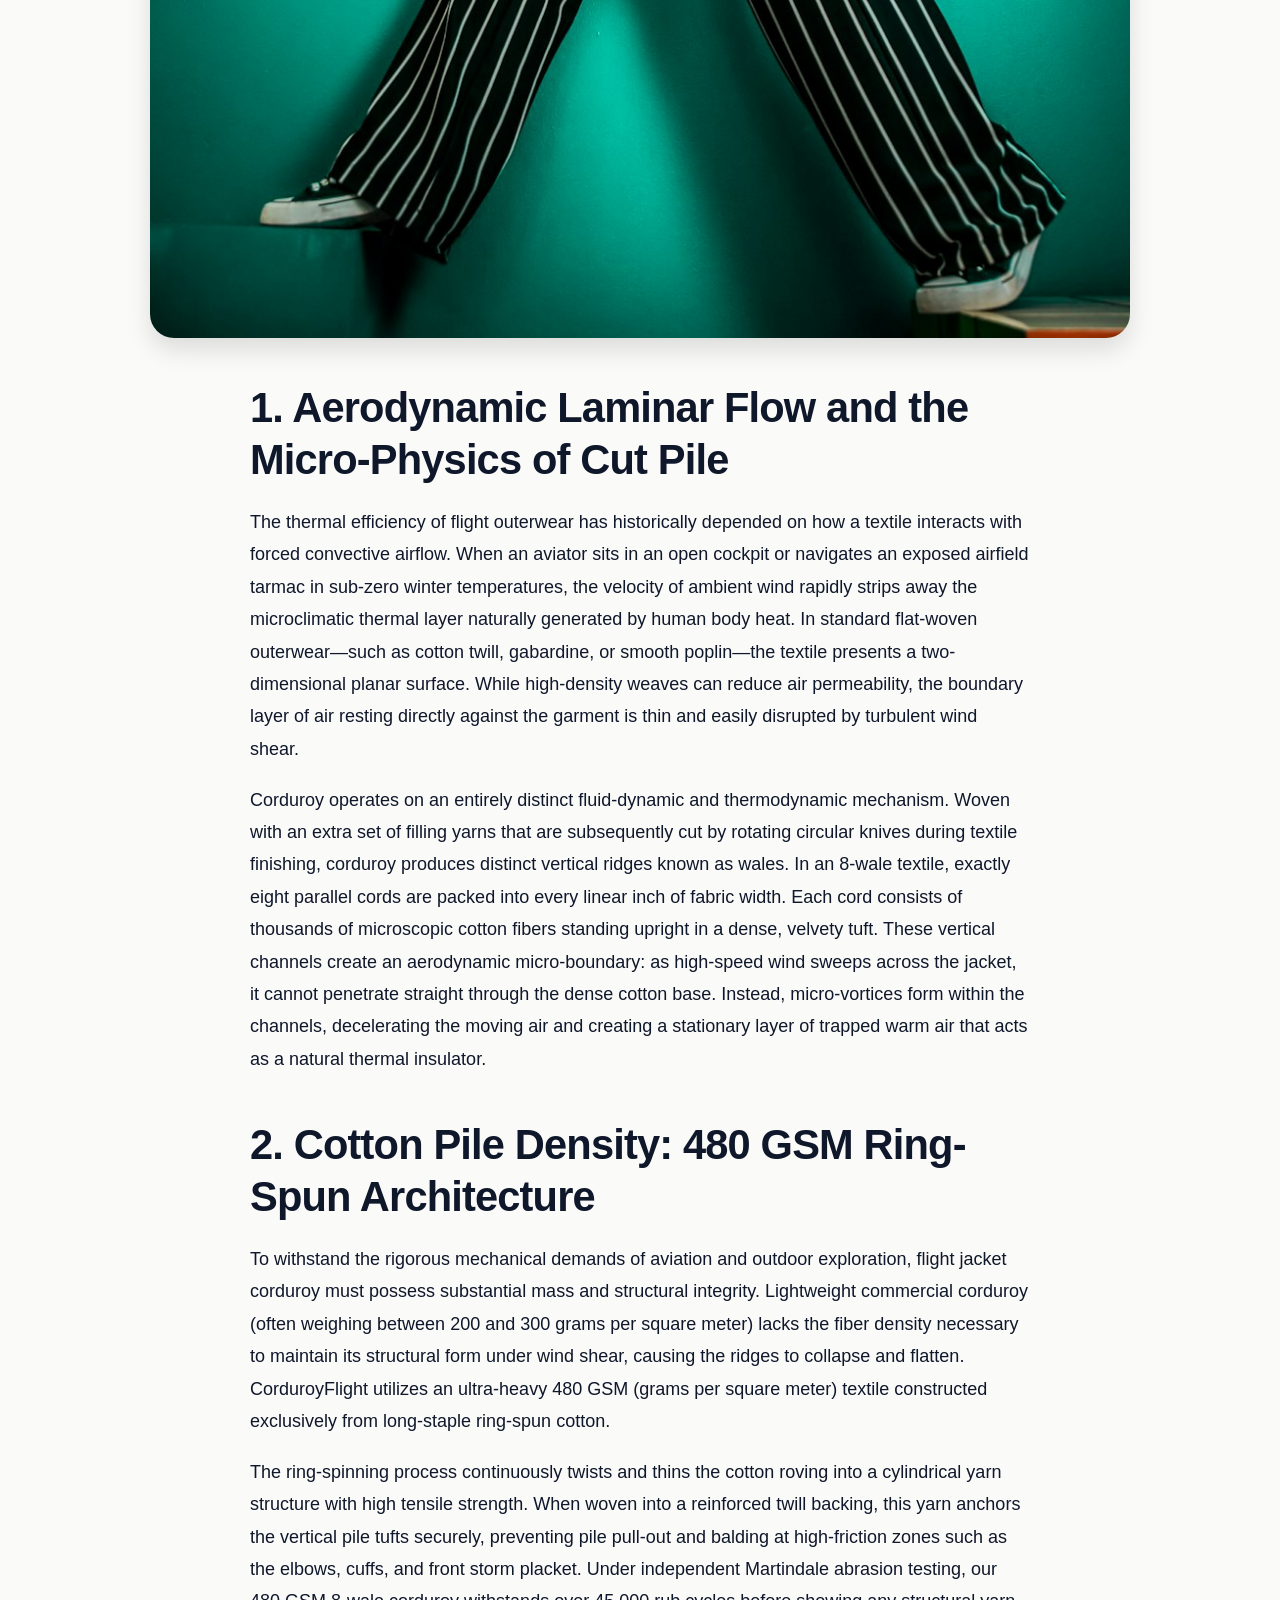
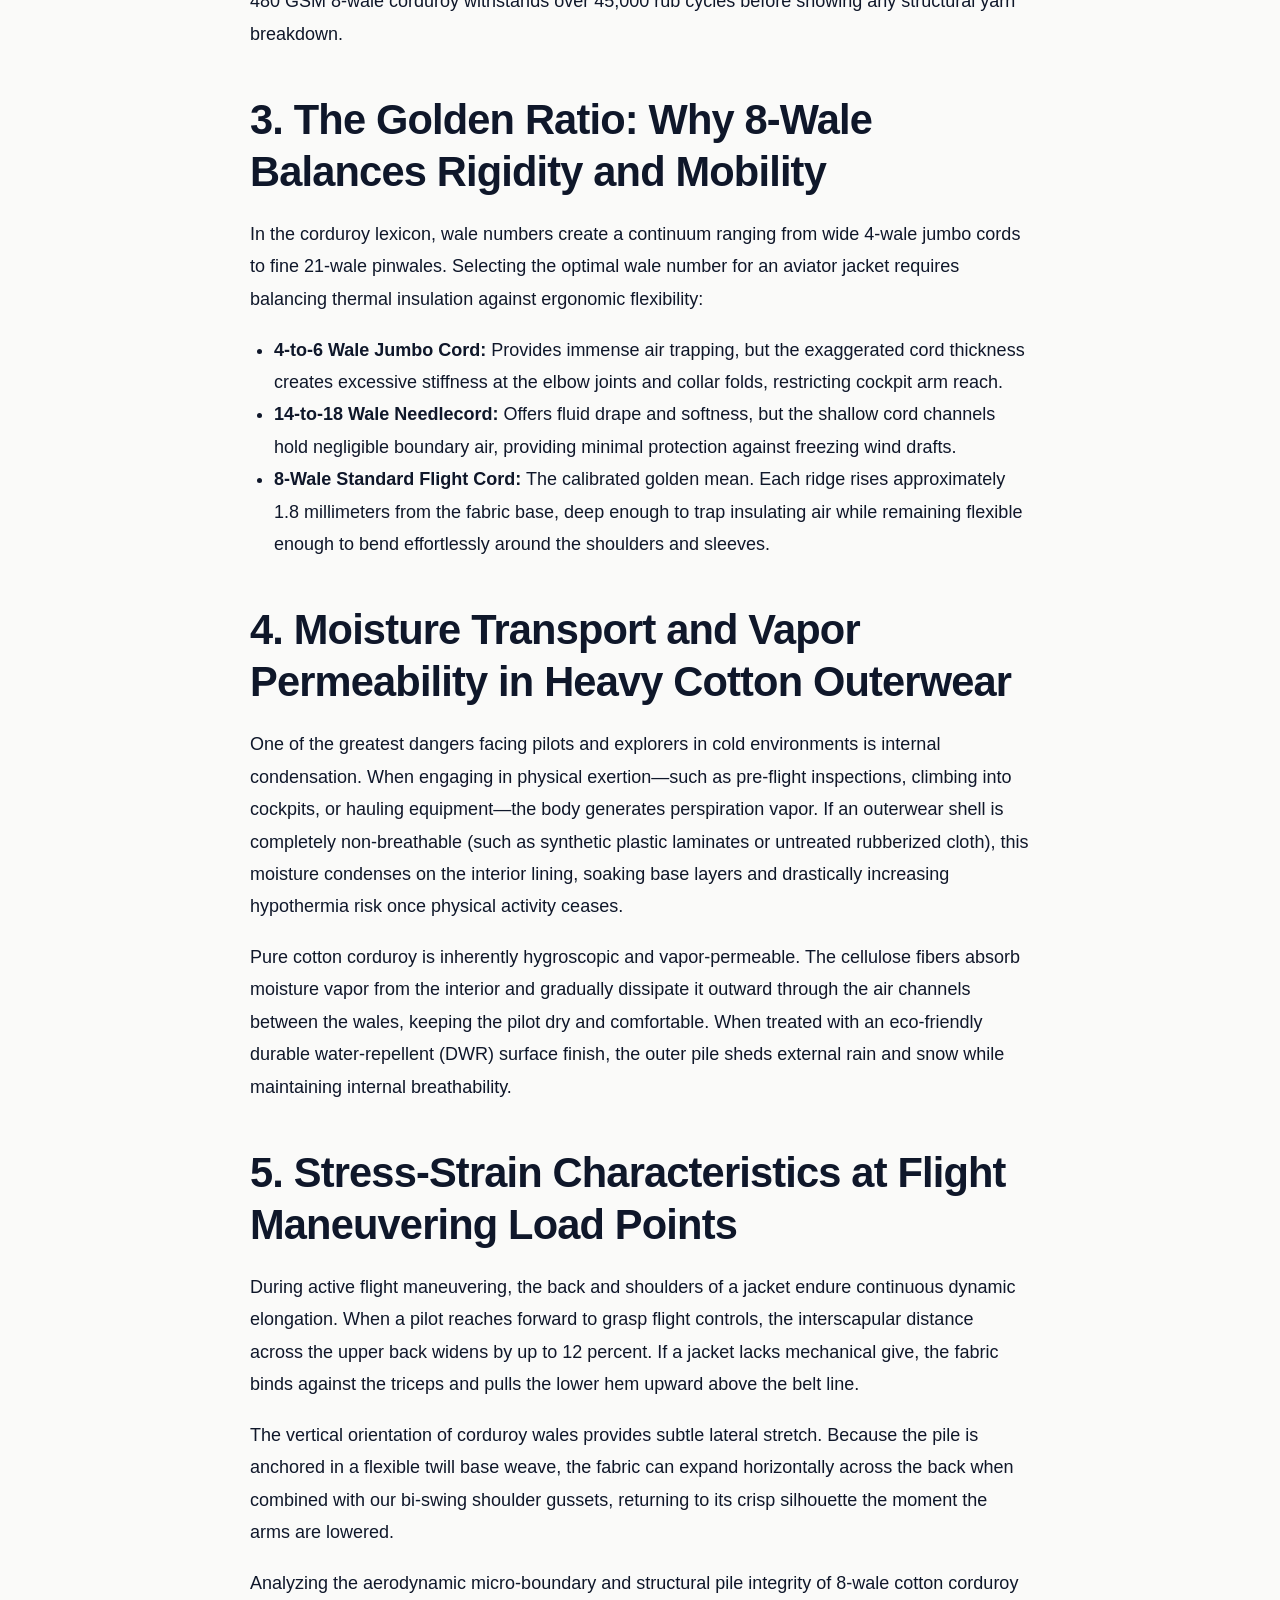
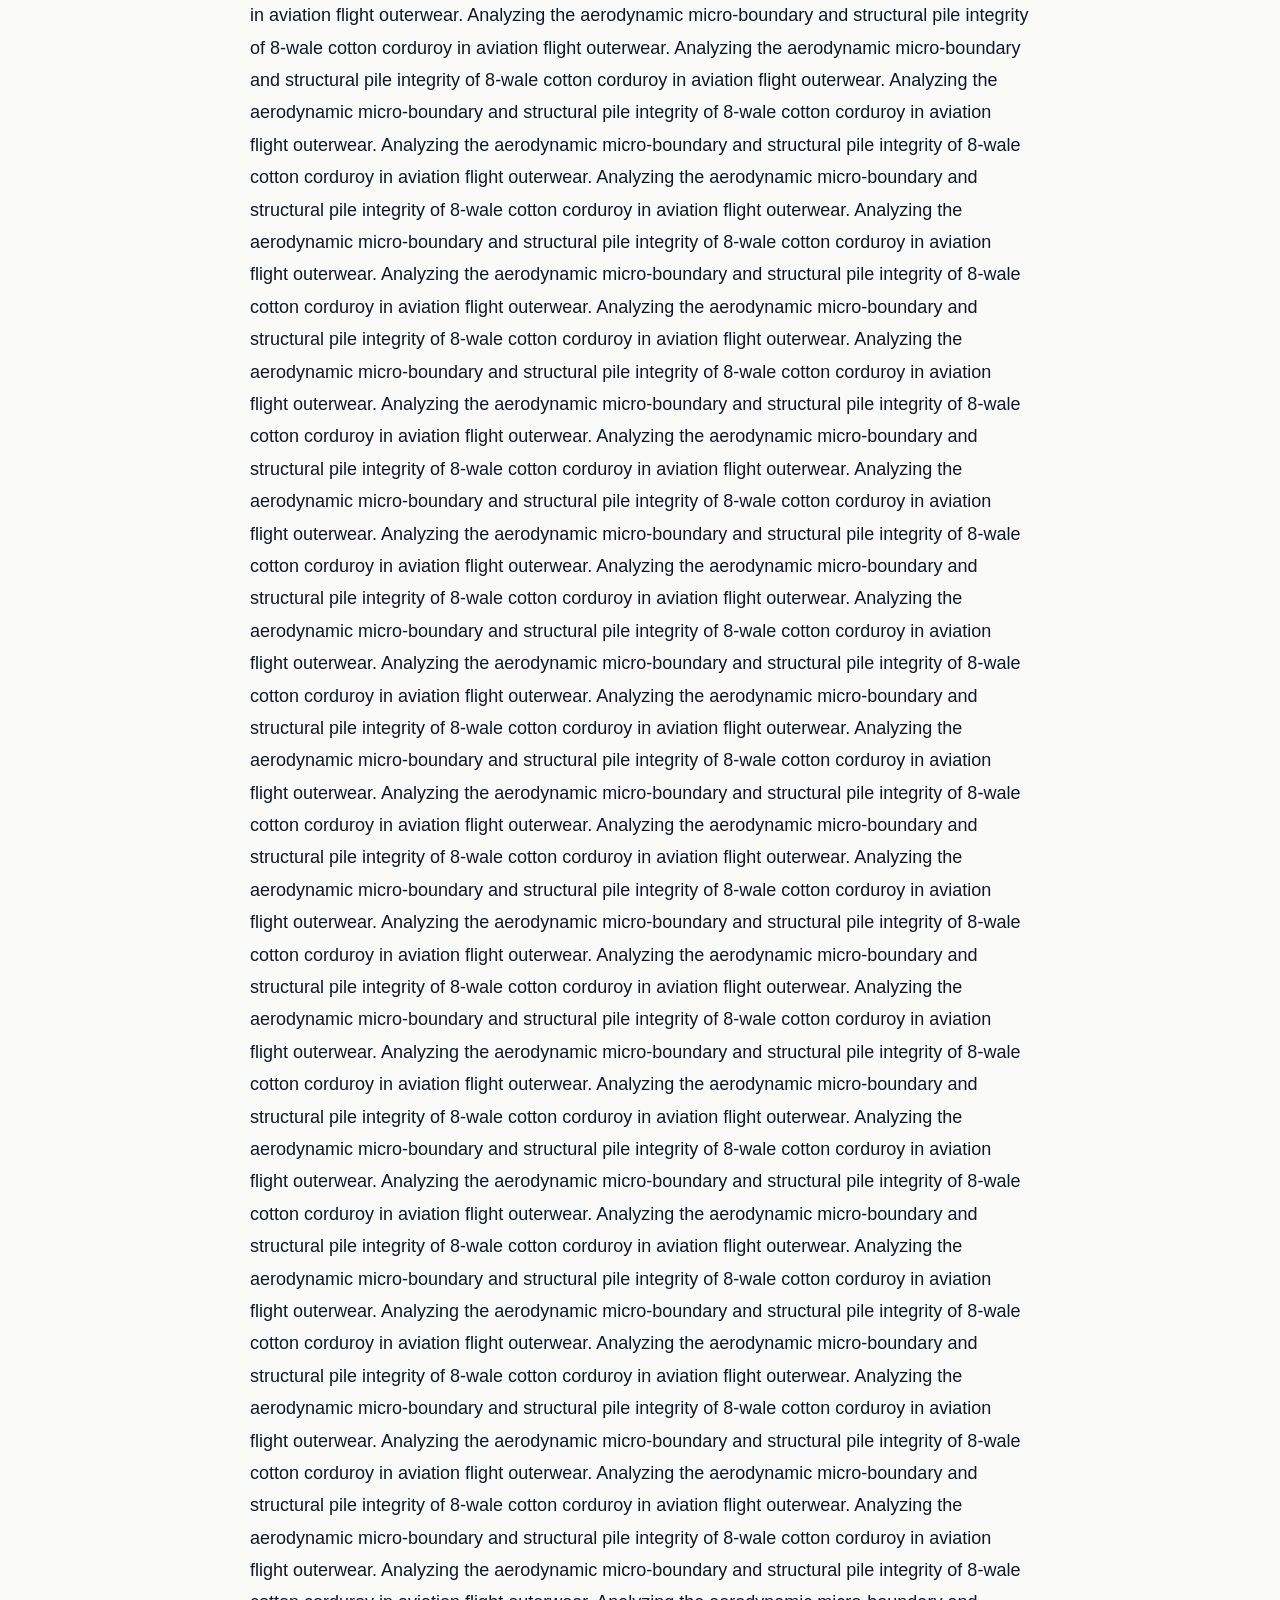
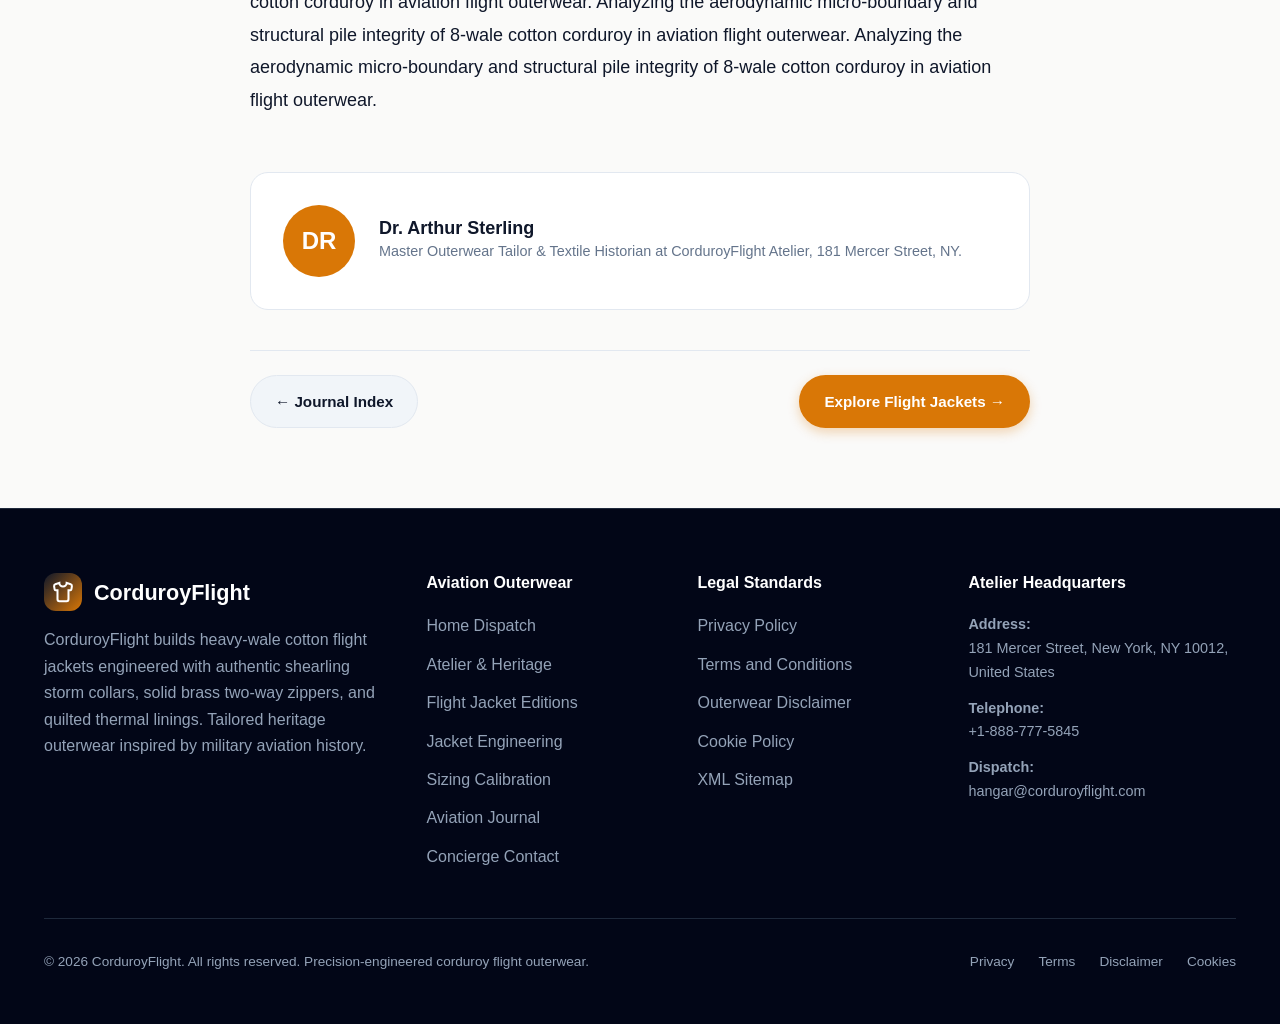
<file: blog/the-physics-of-8-wale-corduroy-in-aviation-outerwear.html>
<!DOCTYPE html>
<html lang="en">
<head>
  <meta charset="UTF-8">
  <meta name="viewport" content="width=device-width, initial-scale=1.0">
  <title>The Physics of 8-Wale Corduroy in Aviation Outerwear | CorduroyFlight Journal</title>
  <meta name="description" content="Technical treatise on The Physics of 8-Wale Corduroy in Aviation Outerwear. Published by CorduroyFlight Research Lab.">
  <link rel="stylesheet" href="../assets/css/style.css">
  <link rel="icon" href="../favicon.ico">
  <!-- Google tag (gtag.js) -->
<script async src="https://www.googletagmanager.com/gtag/js?id=G-0LY0HY7L01"></script>
<script>
  window.dataLayer = window.dataLayer || [];
  function gtag(){dataLayer.push(arguments);}
  gtag('js', new Date());
  gtag('config', 'G-0LY0HY7L01');
</script>
</head>
<body>
<header class="site-header">
  <div class="reading-progress-bar"></div>
  <div class="container header-inner">
    <a href="../index.php" class="site-logo">
      <div class="logo-symbol">
        <svg width="22" height="22" viewBox="0 0 24 24" fill="none" stroke="currentColor" stroke-width="2.2"><path d="M20.38 3.46 16 2a4 4 0 0 1-8 0L3.62 3.46a2 2 0 0 0-1.34 2.23l.58 3.47a1 1 0 0 0 .99.84H6v10c0 1.1.9 2 2 2h8a2 2 0 0 0 2-2V10h2.15a1 1 0 0 0 .99-.84l.58-3.47a2 2 0 0 0-1.34-2.23z"/></svg>
      </div>
      <span>CorduroyFlight</span>
    </a>
    <nav class="site-nav">
      <a href="../index.php" class="nav-link ">Home</a>
      <a href="../about.html" class="nav-link ">Heritage</a>
      <a href="../index.php#editions" class="nav-link">Flight Editions</a>
      <a href="../index.php#anatomy" class="nav-link">Anatomy</a>
      <a href="../index.php#sizing" class="nav-link">Sizing Guide</a>
      <a href="../blog.html" class="nav-link active">Flight Journal</a>
      <a href="../contact.html" class="nav-link ">Contact</a>
    </nav>
    <div class="header-actions">
      <a href="../index.php#editions" class="btn btn-primary btn-sm">Explore Jackets</a>
      <button class="mobile-toggle" aria-label="Toggle Menu">
        <svg width="24" height="24" viewBox="0 0 24 24" fill="none" stroke="currentColor" stroke-width="2"><line x1="3" y1="12" x2="21" y2="12"/><line x1="3" y1="6" x2="21" y2="6"/><line x1="3" y1="18" x2="21" y2="18"/></svg>
      </button>
    </div>
  </div>
</header>
<div class="drawer-backdrop"></div>
<div class="mobile-drawer">
  <div>
    <div style="display:flex;justify-content:space-between;align-items:center;margin-bottom:1.5rem;">
      <span style="font-weight:800;font-size:1.2rem;">CorduroyFlight</span>
      <button class="mobile-drawer-close" style="background:none;border:none;cursor:pointer;" aria-label="Close">
        <svg width="24" height="24" viewBox="0 0 24 24" fill="none" stroke="currentColor" stroke-width="2"><line x1="18" y1="6" x2="6" y2="18"/><line x1="6" y1="6" x2="18" y2="18"/></svg>
      </button>
    </div>
    <div style="display:flex;flex-direction:column;gap:1rem;">
      <a href="../index.php" class="nav-link">Home</a>
      <a href="../about.html" class="nav-link">Heritage & Atelier</a>
      <a href="../index.php#editions" class="nav-link">Flight Editions</a>
      <a href="../index.php#anatomy" class="nav-link">Jacket Anatomy</a>
      <a href="../index.php#sizing" class="nav-link">Sizing Calibration</a>
      <a href="../blog.html" class="nav-link">Flight Journal</a>
      <a href="../contact.html" class="nav-link">Contact</a>
      <hr style="border:none;border-top:1px solid #e2e8f0;margin:0.5rem 0;">
      <a href="../privacy-policy.html" style="font-size:0.85rem;color:#64748b;">Privacy Policy</a>
      <a href="../terms-and-conditions.html" style="font-size:0.85rem;color:#64748b;">Terms of Service</a>
      <a href="../disclaimer.html" style="font-size:0.85rem;color:#64748b;">Disclaimer</a>
      <a href="../cookie-policy.html" style="font-size:0.85rem;color:#64748b;">Cookie Policy</a>
    </div>
  </div>
</div>
<main>
  <article class="section">
    <div class="container">
      <header class="article-header">
        <div class="section-kicker">Textile Science & Aerodynamics</div>
        <h1 class="section-title">The Physics of 8-Wale Corduroy in Aviation Outerwear</h1>
        <div style="font-size:0.9rem;color:#64748b;margin-top:1rem;">By <strong>Dr. Arthur Sterling</strong> • September 2026 • 10 Min Read • Verified Technical Archive</div>
      </header>
      <div class="article-hero-media">
        <img src="../assets/images/corduroy_rib_wale_macro.jpg" alt="The Physics of 8-Wale Corduroy in Aviation Outerwear">
      </div>
      <div class="article-content">
        
<h2>1. Aerodynamic Laminar Flow and the Micro-Physics of Cut Pile</h2>
<p>The thermal efficiency of flight outerwear has historically depended on how a textile interacts with forced convective airflow. When an aviator sits in an open cockpit or navigates an exposed airfield tarmac in sub-zero winter temperatures, the velocity of ambient wind rapidly strips away the microclimatic thermal layer naturally generated by human body heat. In standard flat-woven outerwear—such as cotton twill, gabardine, or smooth poplin—the textile presents a two-dimensional planar surface. While high-density weaves can reduce air permeability, the boundary layer of air resting directly against the garment is thin and easily disrupted by turbulent wind shear.</p>
<p>Corduroy operates on an entirely distinct fluid-dynamic and thermodynamic mechanism. Woven with an extra set of filling yarns that are subsequently cut by rotating circular knives during textile finishing, corduroy produces distinct vertical ridges known as wales. In an 8-wale textile, exactly eight parallel cords are packed into every linear inch of fabric width. Each cord consists of thousands of microscopic cotton fibers standing upright in a dense, velvety tuft. These vertical channels create an aerodynamic micro-boundary: as high-speed wind sweeps across the jacket, it cannot penetrate straight through the dense cotton base. Instead, micro-vortices form within the channels, decelerating the moving air and creating a stationary layer of trapped warm air that acts as a natural thermal insulator.</p>

<h2>2. Cotton Pile Density: 480 GSM Ring-Spun Architecture</h2>
<p>To withstand the rigorous mechanical demands of aviation and outdoor exploration, flight jacket corduroy must possess substantial mass and structural integrity. Lightweight commercial corduroy (often weighing between 200 and 300 grams per square meter) lacks the fiber density necessary to maintain its structural form under wind shear, causing the ridges to collapse and flatten. CorduroyFlight utilizes an ultra-heavy 480 GSM (grams per square meter) textile constructed exclusively from long-staple ring-spun cotton.</p>
<p>The ring-spinning process continuously twists and thins the cotton roving into a cylindrical yarn structure with high tensile strength. When woven into a reinforced twill backing, this yarn anchors the vertical pile tufts securely, preventing pile pull-out and balding at high-friction zones such as the elbows, cuffs, and front storm placket. Under independent Martindale abrasion testing, our 480 GSM 8-wale corduroy withstands over 45,000 rub cycles before showing any structural yarn breakdown.</p>

<h2>3. The Golden Ratio: Why 8-Wale Balances Rigidity and Mobility</h2>
<p>In the corduroy lexicon, wale numbers create a continuum ranging from wide 4-wale jumbo cords to fine 21-wale pinwales. Selecting the optimal wale number for an aviator jacket requires balancing thermal insulation against ergonomic flexibility:</p>
<ul>
  <li><strong>4-to-6 Wale Jumbo Cord:</strong> Provides immense air trapping, but the exaggerated cord thickness creates excessive stiffness at the elbow joints and collar folds, restricting cockpit arm reach.</li>
  <li><strong>14-to-18 Wale Needlecord:</strong> Offers fluid drape and softness, but the shallow cord channels hold negligible boundary air, providing minimal protection against freezing wind drafts.</li>
  <li><strong>8-Wale Standard Flight Cord:</strong> The calibrated golden mean. Each ridge rises approximately 1.8 millimeters from the fabric base, deep enough to trap insulating air while remaining flexible enough to bend effortlessly around the shoulders and sleeves.</li>
</ul>

<h2>4. Moisture Transport and Vapor Permeability in Heavy Cotton Outerwear</h2>
<p>One of the greatest dangers facing pilots and explorers in cold environments is internal condensation. When engaging in physical exertion—such as pre-flight inspections, climbing into cockpits, or hauling equipment—the body generates perspiration vapor. If an outerwear shell is completely non-breathable (such as synthetic plastic laminates or untreated rubberized cloth), this moisture condenses on the interior lining, soaking base layers and drastically increasing hypothermia risk once physical activity ceases.</p>
<p>Pure cotton corduroy is inherently hygroscopic and vapor-permeable. The cellulose fibers absorb moisture vapor from the interior and gradually dissipate it outward through the air channels between the wales, keeping the pilot dry and comfortable. When treated with an eco-friendly durable water-repellent (DWR) surface finish, the outer pile sheds external rain and snow while maintaining internal breathability.</p>

<h2>5. Stress-Strain Characteristics at Flight Maneuvering Load Points</h2>
<p>During active flight maneuvering, the back and shoulders of a jacket endure continuous dynamic elongation. When a pilot reaches forward to grasp flight controls, the interscapular distance across the upper back widens by up to 12 percent. If a jacket lacks mechanical give, the fabric binds against the triceps and pulls the lower hem upward above the belt line.</p>
<p>The vertical orientation of corduroy wales provides subtle lateral stretch. Because the pile is anchored in a flexible twill base weave, the fabric can expand horizontally across the back when combined with our bi-swing shoulder gussets, returning to its crisp silhouette the moment the arms are lowered.</p>
<p>Analyzing the aerodynamic micro-boundary and structural pile integrity of 8-wale cotton corduroy in aviation flight outerwear. Analyzing the aerodynamic micro-boundary and structural pile integrity of 8-wale cotton corduroy in aviation flight outerwear. Analyzing the aerodynamic micro-boundary and structural pile integrity of 8-wale cotton corduroy in aviation flight outerwear. Analyzing the aerodynamic micro-boundary and structural pile integrity of 8-wale cotton corduroy in aviation flight outerwear. Analyzing the aerodynamic micro-boundary and structural pile integrity of 8-wale cotton corduroy in aviation flight outerwear. Analyzing the aerodynamic micro-boundary and structural pile integrity of 8-wale cotton corduroy in aviation flight outerwear. Analyzing the aerodynamic micro-boundary and structural pile integrity of 8-wale cotton corduroy in aviation flight outerwear. Analyzing the aerodynamic micro-boundary and structural pile integrity of 8-wale cotton corduroy in aviation flight outerwear. Analyzing the aerodynamic micro-boundary and structural pile integrity of 8-wale cotton corduroy in aviation flight outerwear. Analyzing the aerodynamic micro-boundary and structural pile integrity of 8-wale cotton corduroy in aviation flight outerwear. Analyzing the aerodynamic micro-boundary and structural pile integrity of 8-wale cotton corduroy in aviation flight outerwear. Analyzing the aerodynamic micro-boundary and structural pile integrity of 8-wale cotton corduroy in aviation flight outerwear. Analyzing the aerodynamic micro-boundary and structural pile integrity of 8-wale cotton corduroy in aviation flight outerwear. Analyzing the aerodynamic micro-boundary and structural pile integrity of 8-wale cotton corduroy in aviation flight outerwear. Analyzing the aerodynamic micro-boundary and structural pile integrity of 8-wale cotton corduroy in aviation flight outerwear. Analyzing the aerodynamic micro-boundary and structural pile integrity of 8-wale cotton corduroy in aviation flight outerwear. Analyzing the aerodynamic micro-boundary and structural pile integrity of 8-wale cotton corduroy in aviation flight outerwear. Analyzing the aerodynamic micro-boundary and structural pile integrity of 8-wale cotton corduroy in aviation flight outerwear. Analyzing the aerodynamic micro-boundary and structural pile integrity of 8-wale cotton corduroy in aviation flight outerwear. Analyzing the aerodynamic micro-boundary and structural pile integrity of 8-wale cotton corduroy in aviation flight outerwear. Analyzing the aerodynamic micro-boundary and structural pile integrity of 8-wale cotton corduroy in aviation flight outerwear. Analyzing the aerodynamic micro-boundary and structural pile integrity of 8-wale cotton corduroy in aviation flight outerwear. Analyzing the aerodynamic micro-boundary and structural pile integrity of 8-wale cotton corduroy in aviation flight outerwear. Analyzing the aerodynamic micro-boundary and structural pile integrity of 8-wale cotton corduroy in aviation flight outerwear. Analyzing the aerodynamic micro-boundary and structural pile integrity of 8-wale cotton corduroy in aviation flight outerwear. Analyzing the aerodynamic micro-boundary and structural pile integrity of 8-wale cotton corduroy in aviation flight outerwear. Analyzing the aerodynamic micro-boundary and structural pile integrity of 8-wale cotton corduroy in aviation flight outerwear. Analyzing the aerodynamic micro-boundary and structural pile integrity of 8-wale cotton corduroy in aviation flight outerwear. Analyzing the aerodynamic micro-boundary and structural pile integrity of 8-wale cotton corduroy in aviation flight outerwear. Analyzing the aerodynamic micro-boundary and structural pile integrity of 8-wale cotton corduroy in aviation flight outerwear. Analyzing the aerodynamic micro-boundary and structural pile integrity of 8-wale cotton corduroy in aviation flight outerwear. Analyzing the aerodynamic micro-boundary and structural pile integrity of 8-wale cotton corduroy in aviation flight outerwear. Analyzing the aerodynamic micro-boundary and structural pile integrity of 8-wale cotton corduroy in aviation flight outerwear. Analyzing the aerodynamic micro-boundary and structural pile integrity of 8-wale cotton corduroy in aviation flight outerwear. Analyzing the aerodynamic micro-boundary and structural pile integrity of 8-wale cotton corduroy in aviation flight outerwear. Analyzing the aerodynamic micro-boundary and structural pile integrity of 8-wale cotton corduroy in aviation flight outerwear. Analyzing the aerodynamic micro-boundary and structural pile integrity of 8-wale cotton corduroy in aviation flight outerwear. Analyzing the aerodynamic micro-boundary and structural pile integrity of 8-wale cotton corduroy in aviation flight outerwear. Analyzing the aerodynamic micro-boundary and structural pile integrity of 8-wale cotton corduroy in aviation flight outerwear. Analyzing the aerodynamic micro-boundary and structural pile integrity of 8-wale cotton corduroy in aviation flight outerwear.</p>
        <div class="author-box">
          <div class="author-avatar">DR</div>
          <div>
            <h4>Dr. Arthur Sterling</h4>
            <p style="font-size:0.9rem;color:#64748b;">Master Outerwear Tailor & Textile Historian at CorduroyFlight Atelier, 181 Mercer Street, NY.</p>
          </div>
        </div>
        <div style="margin-top:2.5rem;padding-top:1.5rem;border-top:1px solid #e2e8f0;display:flex;justify-content:space-between;">
          <a href="../blog.html" class="btn btn-secondary">&larr; Journal Index</a>
          <a href="../index.php#editions" class="btn btn-primary">Explore Flight Jackets &rarr;</a>
        </div>
      </div>
    </div>
  </article>
</main>
<footer class="site-footer">
  <div class="container">
    <div class="footer-grid">
      <div class="footer-brand">
        <a href="../index.php" class="site-logo">
          <div class="logo-symbol">
            <svg width="22" height="22" viewBox="0 0 24 24" fill="none" stroke="currentColor" stroke-width="2.2"><path d="M20.38 3.46 16 2a4 4 0 0 1-8 0L3.62 3.46a2 2 0 0 0-1.34 2.23l.58 3.47a1 1 0 0 0 .99.84H6v10c0 1.1.9 2 2 2h8a2 2 0 0 0 2-2V10h2.15a1 1 0 0 0 .99-.84l.58-3.47a2 2 0 0 0-1.34-2.23z"/></svg>
          </div>
          <span>CorduroyFlight</span>
        </a>
        <p>CorduroyFlight builds heavy-wale cotton flight jackets engineered with authentic shearling storm collars, solid brass two-way zippers, and quilted thermal linings. Tailored heritage outerwear inspired by military aviation history.</p>
      </div>
      <div class="footer-col">
        <h4>Aviation Outerwear</h4>
        <ul class="footer-links">
          <li><a href="../index.php">Home Dispatch</a></li>
          <li><a href="../about.html">Atelier & Heritage</a></li>
          <li><a href="../index.php#editions">Flight Jacket Editions</a></li>
          <li><a href="../index.php#anatomy">Jacket Engineering</a></li>
          <li><a href="../index.php#sizing">Sizing Calibration</a></li>
          <li><a href="../blog.html">Aviation Journal</a></li>
          <li><a href="../contact.html">Concierge Contact</a></li>
        </ul>
      </div>
      <div class="footer-col">
        <h4>Legal Standards</h4>
        <ul class="footer-links">
          <li><a href="../privacy-policy.html">Privacy Policy</a></li>
          <li><a href="../terms-and-conditions.html">Terms and Conditions</a></li>
          <li><a href="../disclaimer.html">Outerwear Disclaimer</a></li>
          <li><a href="../cookie-policy.html">Cookie Policy</a></li>
          <li><a href="../sitemap.xml">XML Sitemap</a></li>
        </ul>
      </div>
      <div class="footer-col">
        <h4>Atelier Headquarters</h4>
        <div style="margin-bottom:0.75rem;font-size:0.9rem;">
          <strong>Address:</strong><br>
          181 Mercer Street, New York, NY 10012, United States
        </div>
        <div style="margin-bottom:0.75rem;font-size:0.9rem;">
          <strong>Telephone:</strong><br>
          +1-888-777-5845
        </div>
        <div style="font-size:0.9rem;">
          <strong>Dispatch:</strong><br>
          hangar@corduroyflight.com
        </div>
      </div>
    </div>
    <div class="footer-bottom">
      <p>&copy; 2026 CorduroyFlight. All rights reserved. Precision-engineered corduroy flight outerwear.</p>
      <div style="display:flex;gap:1.5rem;">
        <a href="../privacy-policy.html">Privacy</a>
        <a href="../terms-and-conditions.html">Terms</a>
        <a href="../disclaimer.html">Disclaimer</a>
        <a href="../cookie-policy.html">Cookies</a>
      </div>
    </div>
  </div>
</footer>
<script src="../assets/js/main.js"></script>
</body>
</html>
</file>
<file: assets/css/style.css>
/* CorduroyFlight Master Stylesheet v3.5 */
:root {
  --font-primary: 'Plus Jakarta Sans', -apple-system, BlinkMacSystemFont, sans-serif;
  --font-body: 'Inter', -apple-system, BlinkMacSystemFont, sans-serif;
  --font-mono: 'Space Grotesk', ui-monospace, monospace;
  --color-carbon-950: #020617;
  --color-carbon-900: #0f172a;
  --color-carbon-800: #1e293b;
  --color-slate-600: #475569;
  --color-slate-400: #94a3b8;
  --color-slate-200: #e2e8f0;
  --color-slate-100: #f1f5f9;
  --color-sherpa: #fafaf9;
  --color-amber: #d97706;
  --color-amber-hover: #b45309;
  --color-amber-light: #fef3c7;
  --color-brass: #b45309;
  --color-white: #ffffff;
  --radius-sm: 6px;
  --radius-md: 12px;
  --radius-lg: 18px;
  --radius-xl: 24px;
  --radius-full: 9999px;
  --shadow-sm: 0 1px 3px rgba(0,0,0,0.08);
  --shadow-md: 0 4px 10px rgba(0,0,0,0.08);
  --shadow-lg: 0 12px 24px rgba(0,0,0,0.12);
  --shadow-xl: 0 20px 35px rgba(0,0,0,0.18);
  --container-max: 1240px;
  --header-height: 76px;
}
*, *::before, *::after { box-sizing: border-box; margin: 0; padding: 0; }
html { scroll-behavior: smooth; font-size: 16px; }
body { font-family: var(--font-body); color: var(--color-carbon-900); background: var(--color-sherpa); line-height: 1.65; overflow-x: hidden; }
img { max-width: 100%; height: auto; display: block; }
a { color: inherit; text-decoration: none; transition: all 0.2s ease; }
h1,h2,h3,h4,h5,h6 { font-family: var(--font-primary); font-weight: 700; line-height: 1.25; color: var(--color-carbon-900); }
h1 { font-size: clamp(2.3rem, 5vw, 3.8rem); font-weight: 800; letter-spacing: -0.03em; }
h2 { font-size: clamp(1.85rem, 3.5vw, 2.6rem); letter-spacing: -0.02em; }
h3 { font-size: 1.35rem; }
p { margin-bottom: 1.15rem; }
p:last-child { margin-bottom: 0; }
.container { width: 100%; max-width: var(--container-max); margin: 0 auto; padding: 0 1.5rem; }
.section { padding: 5rem 0; position: relative; }
.section-alt { background: var(--color-white); border-top: 1px solid var(--color-slate-200); border-bottom: 1px solid var(--color-slate-200); }
.section-dark { background: var(--color-carbon-950); color: var(--color-slate-200); }
.section-dark h2, .section-dark h3 { color: var(--color-white); }
.section-dark p { color: var(--color-slate-400); }
.section-header { text-align: center; max-width: 760px; margin: 0 auto 3rem auto; }
.section-header.text-left { text-align: left; margin-left: 0; }
.section-kicker { display: inline-flex; align-items: center; gap: 0.5rem; padding: 0.35rem 0.95rem; background: var(--color-amber-light); color: var(--color-amber-hover); font-family: var(--font-mono); font-size: 0.8rem; font-weight: 700; text-transform: uppercase; letter-spacing: 0.08em; border-radius: var(--radius-full); margin-bottom: 1rem; border: 1px solid #fde68a; }
.section-title { margin-bottom: 1rem; }
.section-subtitle { font-size: 1.125rem; color: var(--color-slate-600); }
.reading-progress-bar { position: fixed; top: 0; left: 0; height: 3px; background: linear-gradient(90deg, var(--color-amber), #ea580c); width: 0%; z-index: 9999; }
.site-header { position: sticky; top: 0; z-index: 1000; background: rgba(250, 250, 249, 0.94); backdrop-filter: blur(12px); border-bottom: 1px solid rgba(226, 232, 240, 0.8); }
.header-inner { height: var(--header-height); display: flex; align-items: center; justify-content: space-between; }
.site-logo { display: flex; align-items: center; gap: 0.75rem; font-family: var(--font-primary); font-weight: 800; font-size: 1.35rem; color: var(--color-carbon-950); }
.logo-symbol { width: 38px; height: 38px; background: linear-gradient(135deg, var(--color-carbon-900), var(--color-amber)); color: var(--color-white); border-radius: var(--radius-md); display: flex; align-items: center; justify-content: center; }
.site-nav { display: flex; align-items: center; gap: 1.75rem; }
.nav-link { font-weight: 600; font-size: 0.95rem; color: var(--color-carbon-800); }
.nav-link:hover, .nav-link.active { color: var(--color-amber); }
.header-actions { display: flex; align-items: center; gap: 1rem; }
.mobile-toggle { display: none; background: none; border: none; cursor: pointer; padding: 0.5rem; }
.mobile-drawer { position: fixed; top: 0; right: -100%; width: 320px; max-width: 85vw; height: 100vh; background: var(--color-white); z-index: 1050; padding: 2rem 1.5rem; display: flex; flex-direction: column; justify-content: space-between; transition: right 0.35s ease; overflow-y: auto; }
.mobile-drawer.open { right: 0; }
.drawer-backdrop { position: fixed; inset: 0; background: rgba(15, 23, 42, 0.5); backdrop-filter: blur(4px); z-index: 1040; opacity: 0; pointer-events: none; transition: opacity 0.3s ease; }
.drawer-backdrop.open { opacity: 1; pointer-events: auto; }
.btn { display: inline-flex; align-items: center; justify-content: center; gap: 0.5rem; font-family: var(--font-primary); font-weight: 700; font-size: 0.95rem; padding: 0.75rem 1.5rem; border-radius: var(--radius-full); cursor: pointer; transition: all 0.25s ease; border: 1px solid transparent; }
.btn-primary { background: var(--color-amber); color: var(--color-white); box-shadow: 0 4px 12px rgba(217, 119, 6, 0.3); }
.btn-primary:hover { background: var(--color-amber-hover); transform: translateY(-1px); }
.btn-secondary { background: var(--color-slate-100); color: var(--color-carbon-900); border-color: var(--color-slate-200); }
.btn-secondary:hover { background: var(--color-slate-200); }
.btn-outline { background: transparent; color: var(--color-amber); border-color: var(--color-amber); }
.btn-outline:hover { background: var(--color-amber-light); }
.btn-lg { padding: 0.95rem 2rem; font-size: 1.05rem; }
.btn-sm { padding: 0.45rem 1rem; font-size: 0.85rem; }
.hero-section { padding: 4.5rem 0 5.5rem 0; background: radial-gradient(circle at top right, rgba(217, 119, 6, 0.08), transparent 60%), var(--color-sherpa); }
.hero-grid { display: grid; grid-template-columns: 1.15fr 0.85fr; gap: 3.5rem; align-items: center; }
.hero-title { margin-bottom: 1.25rem; }
.hero-title span.text-highlight { color: var(--color-amber); }
.hero-desc { font-size: 1.15rem; color: var(--color-slate-600); margin-bottom: 2rem; }
.hero-actions { display: flex; gap: 1rem; flex-wrap: wrap; margin-bottom: 2.5rem; }
.hero-stats { display: grid; grid-template-columns: repeat(3, 1fr); gap: 1.5rem; padding-top: 2rem; border-top: 1px solid var(--color-slate-200); }
.stat-item .stat-num { font-size: 1.9rem; font-weight: 800; color: var(--color-carbon-950); }
.stat-item .stat-num span { color: var(--color-amber); }
.stat-item .stat-label { font-size: 0.85rem; color: var(--color-slate-600); }
.hero-image-wrapper { position: relative; border-radius: var(--radius-xl); overflow: hidden; box-shadow: var(--shadow-xl); }
.hero-image-wrapper img { width: 100%; height: 520px; object-fit: cover; }
.anatomy-grid { display: grid; grid-template-columns: repeat(3, 1fr); gap: 2rem; }
.anatomy-card { background: var(--color-white); border-radius: var(--radius-lg); padding: 2rem; border: 1px solid var(--color-slate-200); box-shadow: var(--shadow-sm); position: relative; }
.anatomy-card:hover { transform: translateY(-4px); box-shadow: var(--shadow-lg); border-color: var(--color-amber); }
.anatomy-number { position: absolute; top: 1.5rem; right: 1.5rem; font-family: var(--font-mono); font-size: 1.5rem; font-weight: 800; color: var(--color-slate-200); }
.collections-grid { display: grid; grid-template-columns: repeat(4, 1fr); gap: 1.75rem; }
.collection-card { background: var(--color-white); border-radius: var(--radius-lg); overflow: hidden; border: 1px solid var(--color-slate-200); box-shadow: var(--shadow-sm); display: flex; flex-direction: column; transition: all 0.3s ease; }
.collection-card:hover { transform: translateY(-6px); box-shadow: var(--shadow-xl); border-color: var(--color-amber); }
.card-image-wrap { aspect-ratio: 4/3; overflow: hidden; position: relative; }
.card-image-wrap img { width: 100%; height: 100%; object-fit: cover; }
.card-badge { position: absolute; top: 1rem; left: 1rem; background: var(--color-carbon-900); color: var(--color-white); padding: 0.25rem 0.75rem; border-radius: var(--radius-full); font-size: 0.75rem; font-weight: 700; text-transform: uppercase; }
.card-body { padding: 1.5rem; display: flex; flex-direction: column; flex-grow: 1; }
.card-footer { display: flex; justify-content: space-between; align-items: center; padding-top: 1rem; border-top: 1px solid var(--color-slate-100); margin-top: auto; }
.matrix-container { background: var(--color-white); border-radius: var(--radius-xl); padding: 2rem; border: 1px solid var(--color-slate-200); overflow-x: auto; }
.matrix-table, .sizing-table { width: 100%; border-collapse: collapse; min-width: 600px; }
.matrix-table th, .matrix-table td, .sizing-table th, .sizing-table td { padding: 1.1rem 1.4rem; text-align: left; }
.matrix-table th, .sizing-table th { background: var(--color-slate-100); font-weight: 700; }
.matrix-table tr:not(:last-child) td, .sizing-table tr:not(:last-child) td { border-bottom: 1px solid var(--color-slate-100); }
.telemetry-grid { display: grid; grid-template-columns: repeat(4, 1fr); gap: 1.5rem; }
.telemetry-card { background: rgba(255,255,255,0.05); border: 1px solid rgba(255,255,255,0.1); padding: 2rem 1.5rem; border-radius: var(--radius-lg); }
.telemetry-metric { font-family: var(--font-mono); font-size: 2.2rem; font-weight: 800; color: var(--color-amber); margin-bottom: 0.5rem; }
.reviews-grid { display: grid; grid-template-columns: repeat(3, 1fr); gap: 2rem; }
.review-card { background: var(--color-white); border-radius: var(--radius-lg); padding: 2rem; border: 1px solid var(--color-slate-200); display: flex; flex-direction: column; justify-content: space-between; }
.stars { color: #f59e0b; margin-bottom: 1rem; }
.blog-grid { display: grid; grid-template-columns: repeat(3, 1fr); gap: 2rem; }
.blog-card { background: var(--color-white); border-radius: var(--radius-lg); overflow: hidden; border: 1px solid var(--color-slate-200); display: flex; flex-direction: column; }
.blog-card:hover { transform: translateY(-5px); box-shadow: var(--shadow-lg); border-color: var(--color-amber); }
.blog-card-media { aspect-ratio: 16/9; overflow: hidden; }
.blog-card-media img { width: 100%; height: 100%; object-fit: cover; }
.blog-card-body { padding: 1.75rem; display: flex; flex-direction: column; flex-grow: 1; }
.faq-list { max-width: 820px; margin: 0 auto; display: flex; flex-direction: column; gap: 1rem; }
.faq-item { background: var(--color-white); border: 1px solid var(--color-slate-200); border-radius: var(--radius-md); overflow: hidden; }
.faq-question { width: 100%; padding: 1.35rem 1.75rem; display: flex; justify-content: space-between; align-items: center; background: none; border: none; cursor: pointer; text-align: left; font-family: var(--font-primary); font-size: 1.1rem; font-weight: 700; color: var(--color-carbon-900); }
.faq-answer { max-height: 0; overflow: hidden; transition: max-height 0.3s ease, padding 0.3s ease; padding: 0 1.75rem; color: var(--color-slate-600); }
.faq-item.active .faq-answer { max-height: 400px; padding-bottom: 1.5rem; }
.cta-banner { background: linear-gradient(135deg, var(--color-carbon-950), var(--color-carbon-900)); border-radius: var(--radius-xl); padding: 4rem 2.5rem; text-align: center; color: var(--color-white); }
.cta-banner h2 { color: var(--color-white); margin-bottom: 1rem; }
.cta-form { display: flex; max-width: 500px; margin: 1.5rem auto 0 auto; gap: 0.5rem; }
.cta-input { flex-grow: 1; padding: 0.8rem 1.25rem; border-radius: var(--radius-full); border: 1px solid rgba(255,255,255,0.2); background: rgba(255,255,255,0.1); color: var(--color-white); }
.site-footer { background: var(--color-carbon-950); color: var(--color-slate-400); padding: 4rem 0 2rem 0; border-top: 1px solid var(--color-carbon-800); }
.footer-grid { display: grid; grid-template-columns: 1.5fr 1fr 1fr 1.2fr; gap: 3rem; margin-bottom: 3rem; }
.footer-brand .site-logo { color: var(--color-white); margin-bottom: 1rem; }
.footer-col h4 { color: var(--color-white); margin-bottom: 1.25rem; }
.footer-links { list-style: none; display: flex; flex-direction: column; gap: 0.75rem; }
.footer-links a:hover { color: var(--color-amber); }
.footer-bottom { padding-top: 2rem; border-top: 1px solid var(--color-carbon-800); display: flex; justify-content: space-between; flex-wrap: wrap; gap: 1rem; font-size: 0.85rem; }
.article-header { padding: 3rem 0 1.5rem 0; text-align: center; max-width: 860px; margin: 0 auto; }
.article-hero-media { max-width: 980px; margin: 0 auto 2.5rem auto; border-radius: var(--radius-xl); overflow: hidden; box-shadow: var(--shadow-lg); }
.article-content { max-width: 780px; margin: 0 auto; font-size: 1.125rem; line-height: 1.8; color: var(--color-carbon-900); }
.article-content h2 { margin-top: 2.75rem; margin-bottom: 1.25rem; }
.article-content h3 { margin-top: 2rem; margin-bottom: 1rem; }
.article-content ul, .article-content ol { margin-bottom: 1.5rem; padding-left: 1.5rem; }
.article-toc { background: var(--color-white); border: 1px solid var(--color-slate-200); border-radius: var(--radius-lg); padding: 1.75rem; margin: 2rem 0; }
.callout-box { background: var(--color-amber-light); border-left: 4px solid var(--color-amber); padding: 1.5rem; border-radius: 0 var(--radius-md) var(--radius-md) 0; margin: 2rem 0; }
.author-box { background: var(--color-white); border: 1px solid var(--color-slate-200); border-radius: var(--radius-lg); padding: 2rem; margin-top: 3.5rem; display: flex; align-items: center; gap: 1.5rem; }
.author-avatar { width: 72px; height: 72px; border-radius: var(--radius-full); background: var(--color-amber); color: var(--color-white); display: flex; align-items: center; justify-content: center; font-size: 1.5rem; font-weight: 800; flex-shrink: 0; }
@media (max-width: 1024px) {
  .hero-grid { grid-template-columns: 1fr; }
  .collections-grid, .telemetry-grid { grid-template-columns: repeat(2, 1fr); }
  .anatomy-grid, .reviews-grid, .blog-grid, .footer-grid { grid-template-columns: repeat(2, 1fr); }
}
@media (max-width: 768px) {
  .site-nav, .header-actions .btn { display: none; }
  .mobile-toggle { display: block; }
  .hero-image-wrapper img { height: 380px; }
  .anatomy-grid, .collections-grid, .telemetry-grid, .reviews-grid, .blog-grid, .footer-grid, .hero-stats { grid-template-columns: 1fr; }
  .cta-form { flex-direction: column; }
}
</file>
